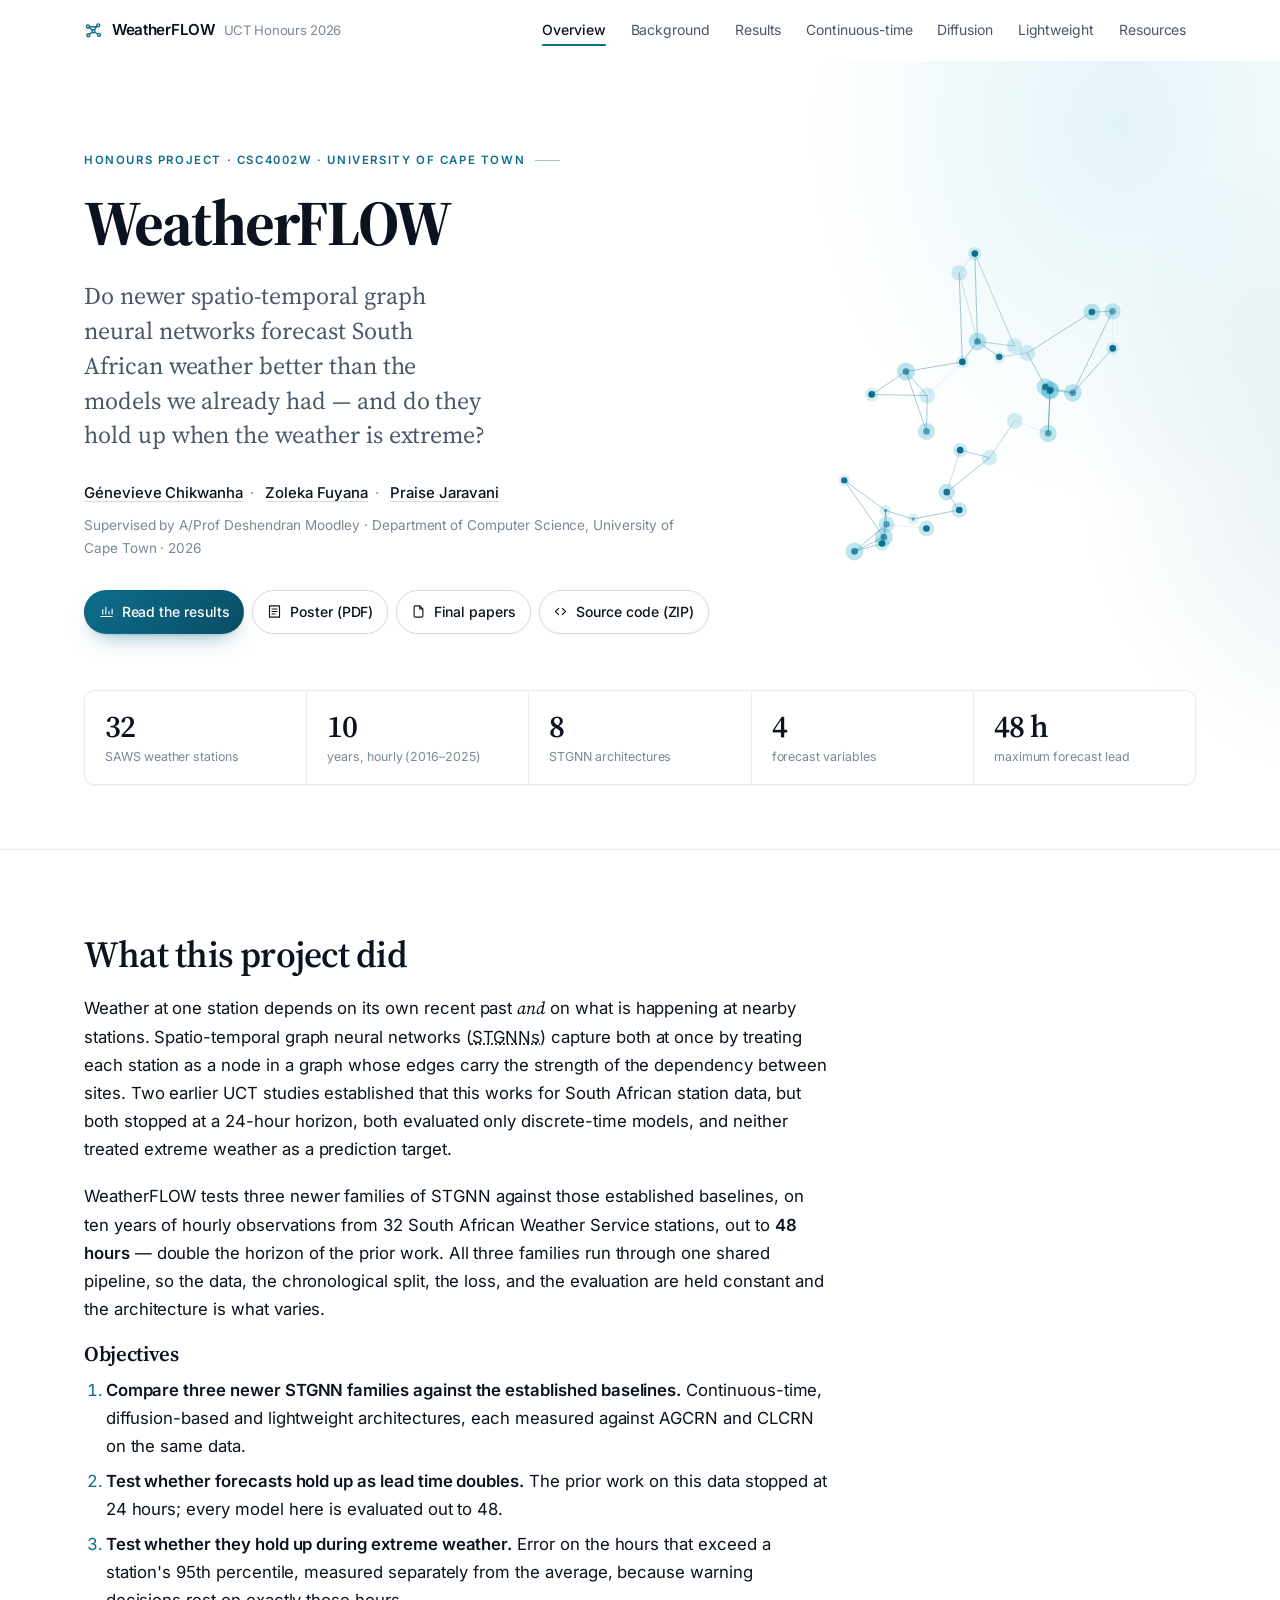
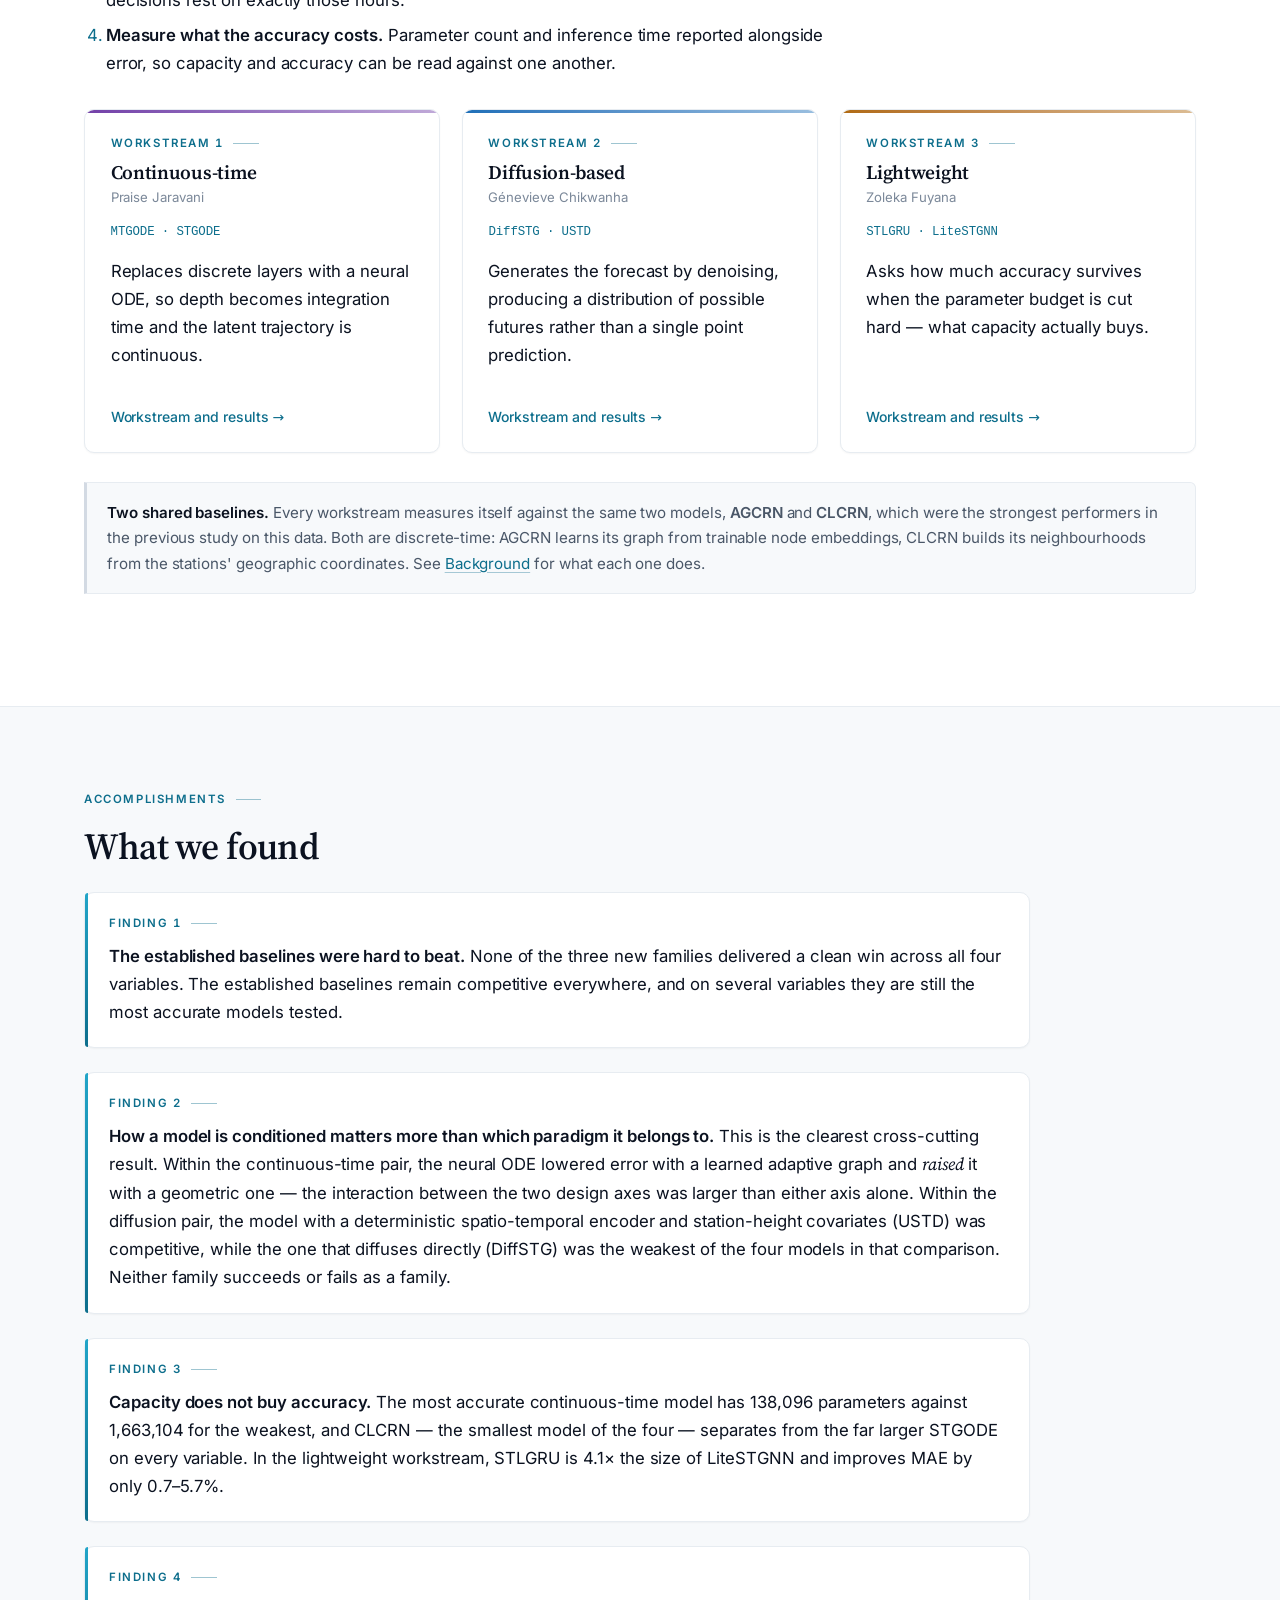
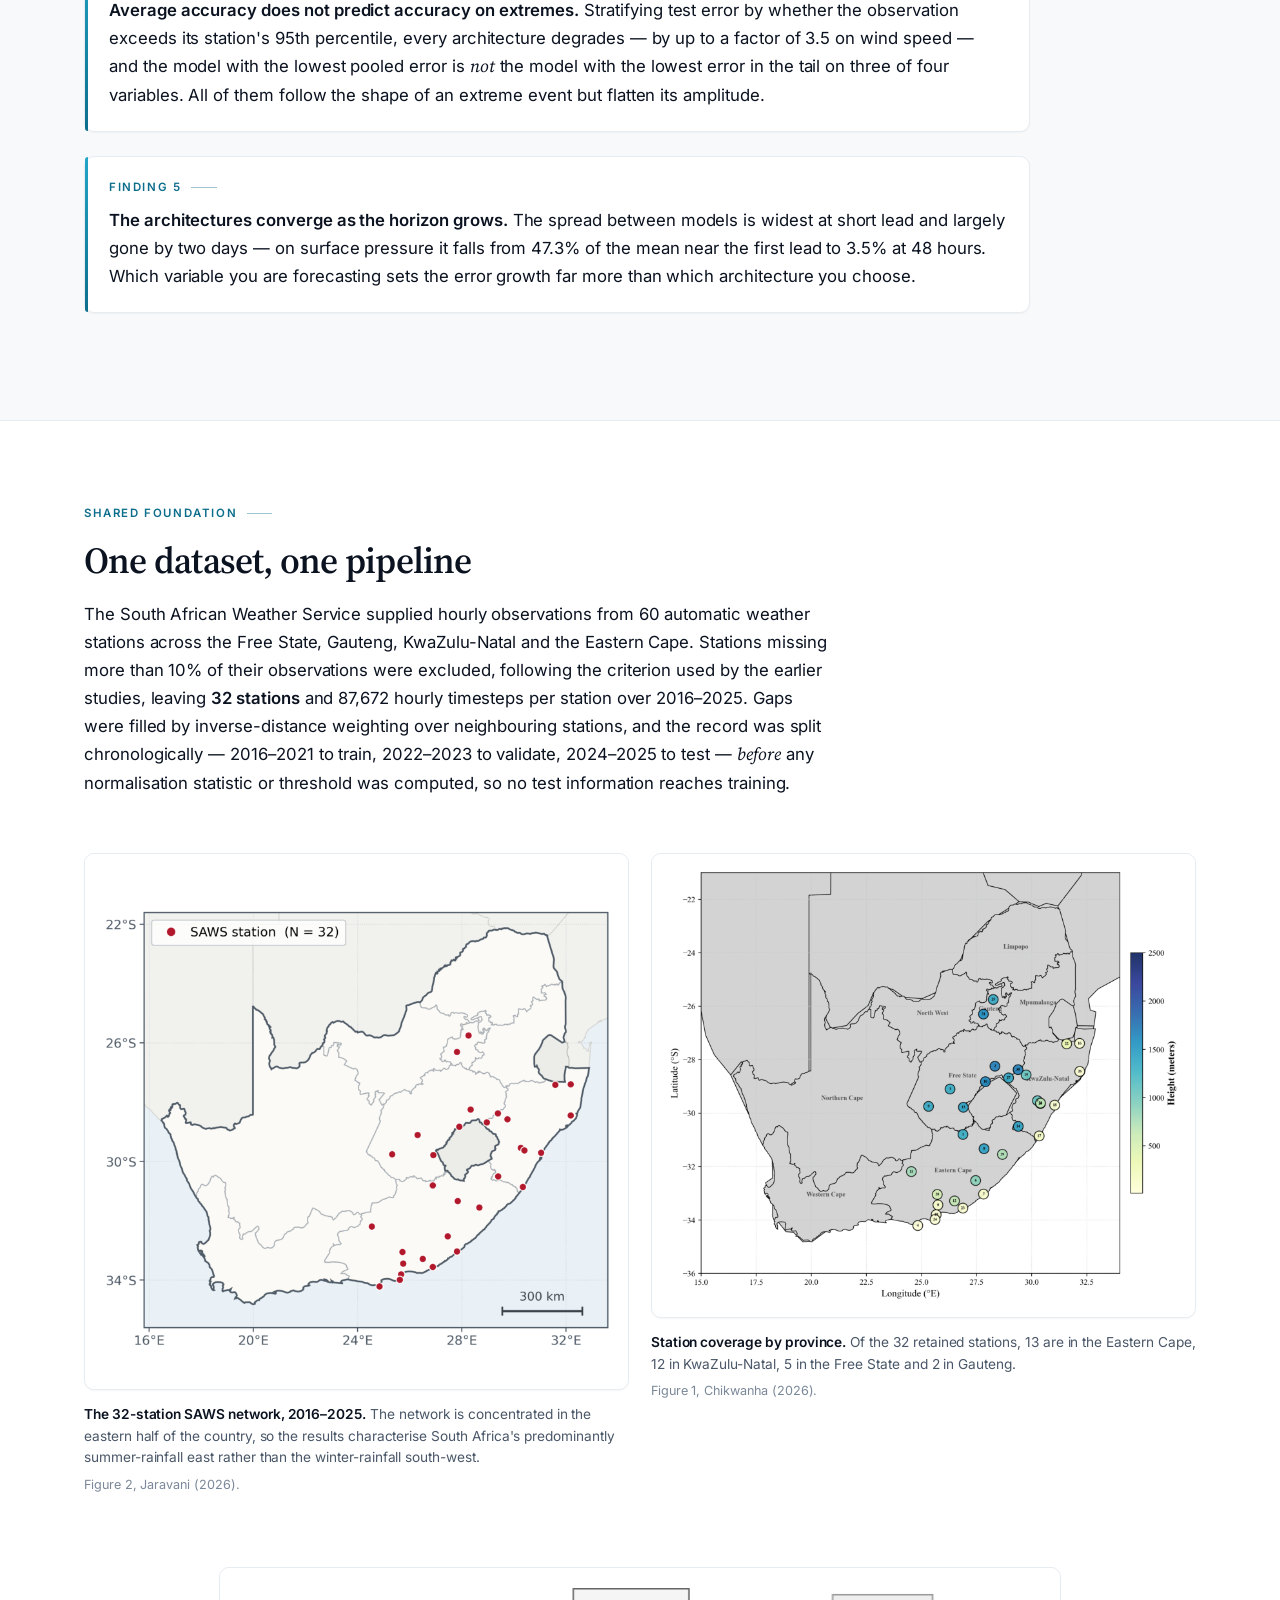
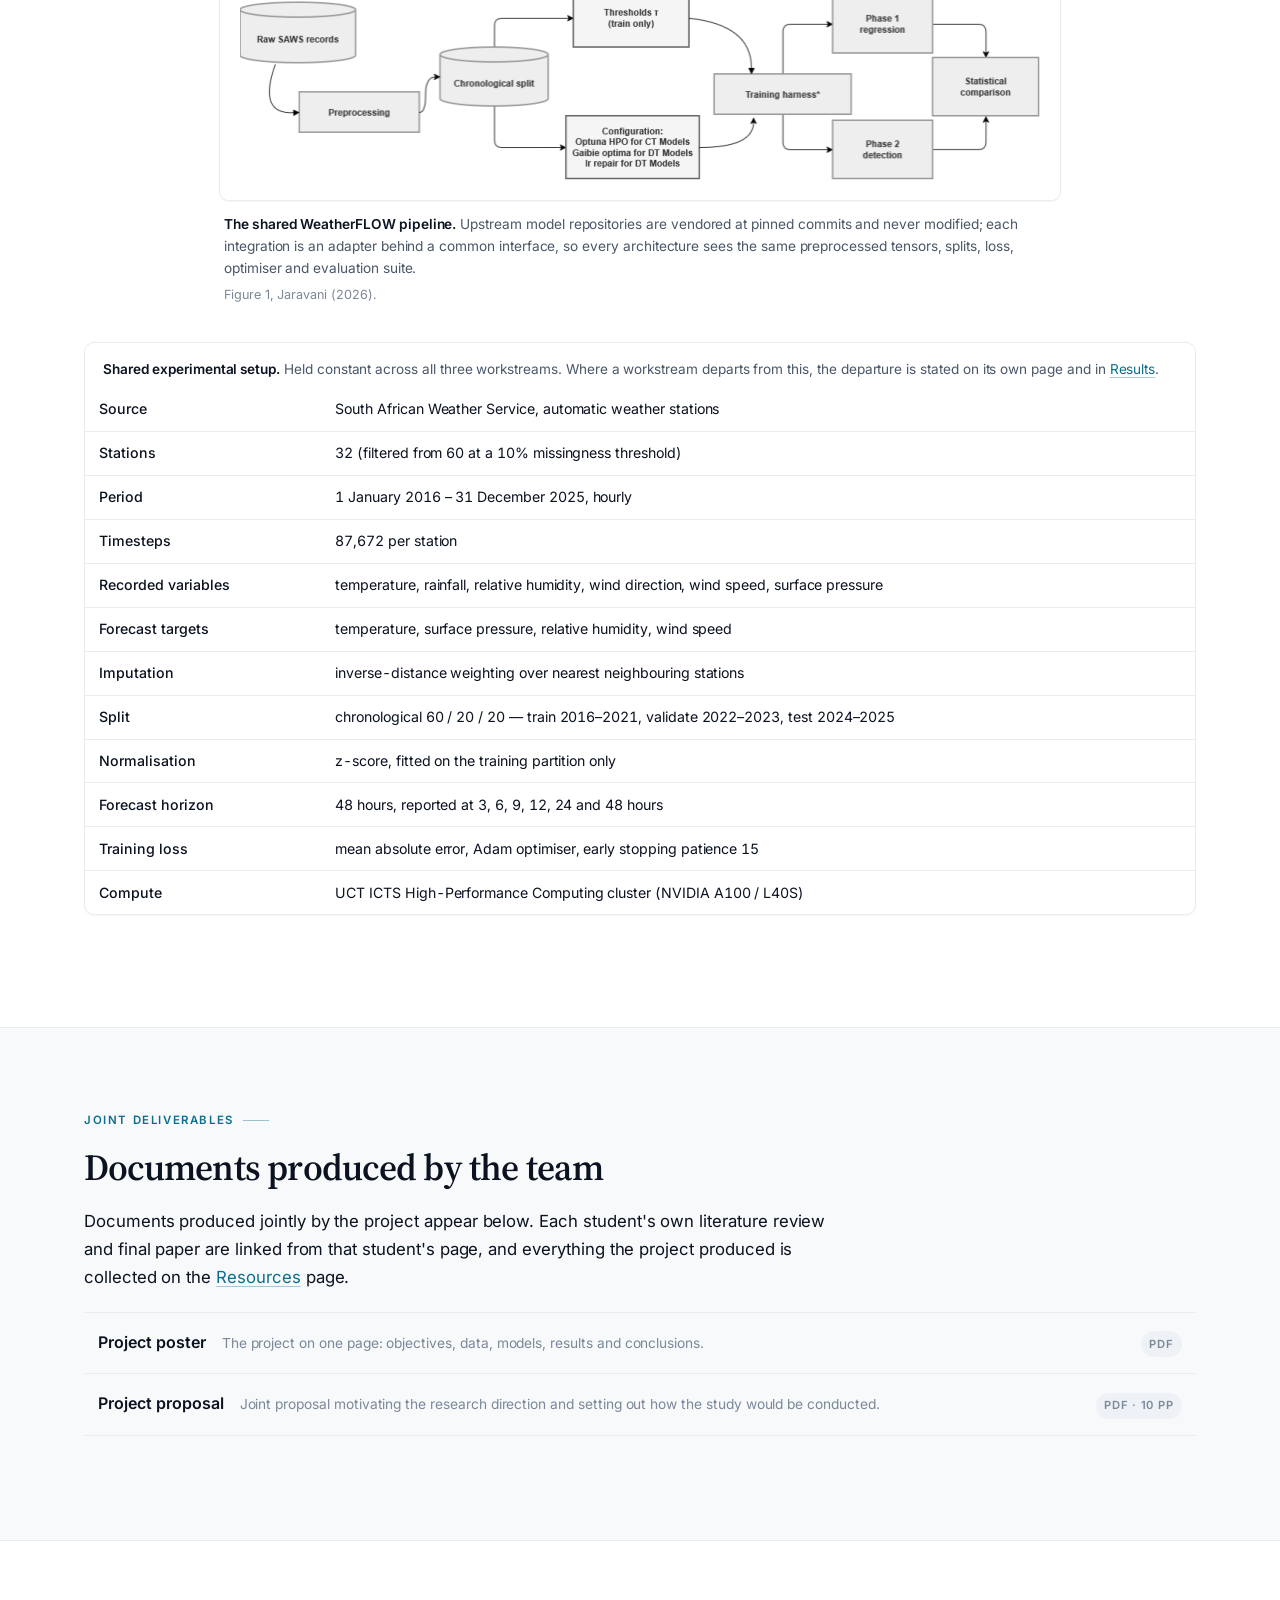
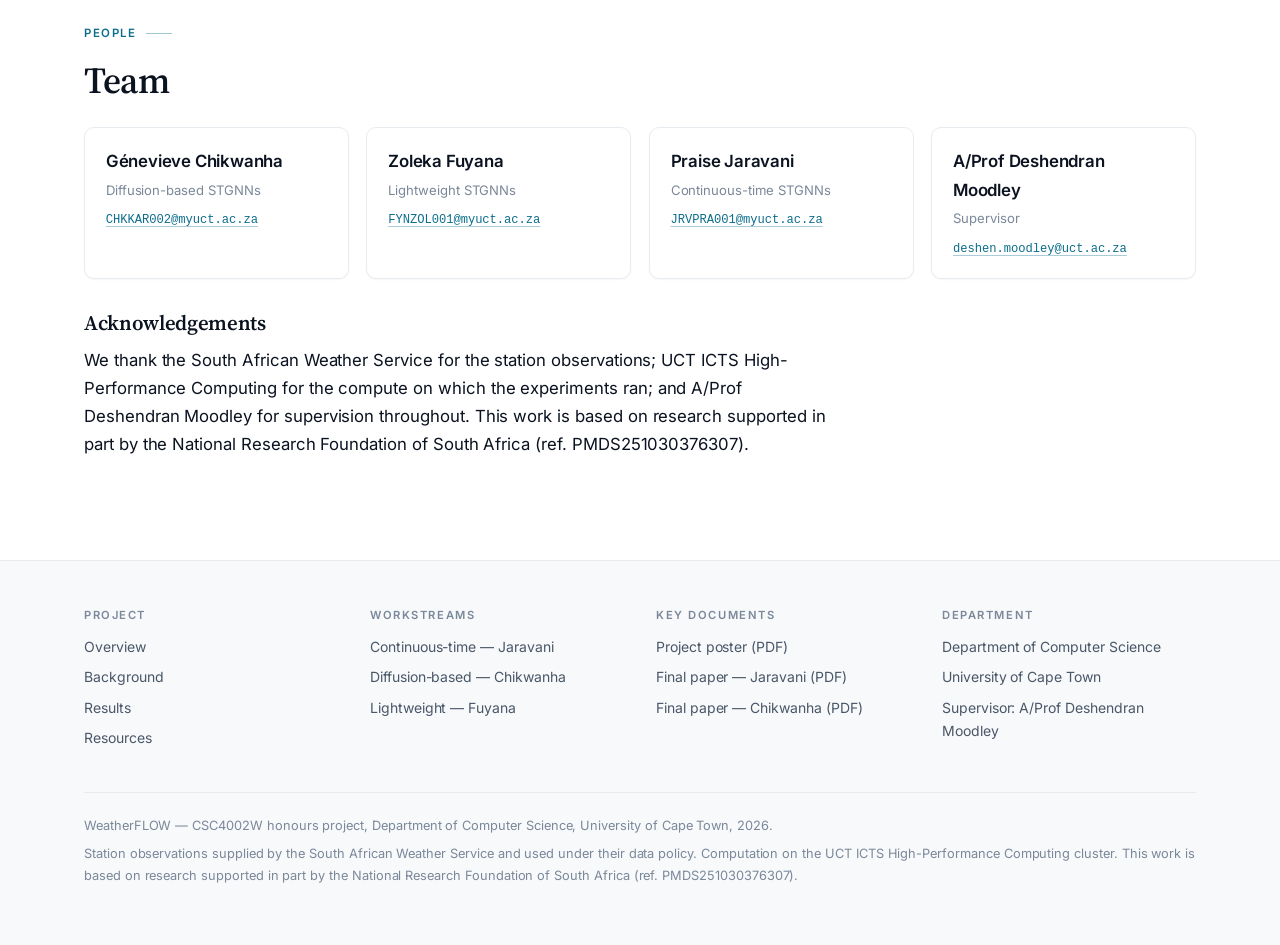
<file: index.html>
<!DOCTYPE html>
<html lang="en">
<head>
<meta charset="utf-8">
<meta name="viewport" content="width=device-width, initial-scale=1">
<title>WeatherFLOW — Weather prediction using spatio-temporal graph neural networks</title>
<meta name="description" content="Honours project comparing continuous-time, diffusion-based and lightweight spatio-temporal graph neural networks for weather forecasting on South African weather-station data.">
<meta name="author" content="Génevieve Chikwanha, Zoleka Fuyana, Praise Jaravani">
<link rel="stylesheet" href="assets/css/main.css">
<link rel="icon" href="assets/img/favicon.svg" type="image/svg+xml">
<script>(function(d,w){var r=d.documentElement;r.classList.add("js");w.wfUnarm=function(){r.classList.remove("js");};setTimeout(function(){if(!w.wfReady)w.wfUnarm();},2000);})(document,window);</script>
</head>
<body>
<a class="skip-link" href="#main">Skip to content</a>
<header class="site-header">
<div class="wrap">
<a class="brand" href="index.html"><svg class="mark" viewBox="0 0 24 24" width="19" height="19" aria-hidden="true" focusable="false" fill="none" stroke="currentColor" stroke-width="1.7" stroke-linecap="round" stroke-linejoin="round"><circle cx="5" cy="7" r="1.9"/><circle cx="18" cy="5.5" r="1.9"/><circle cx="12" cy="13" r="1.9"/><circle cx="19" cy="17.5" r="1.9"/><circle cx="5.5" cy="18" r="1.9"/><path d="M6.6 8.2 10.6 11.8M16.2 6.4 13.2 11.3M13.5 14.2 17.2 16.4M10.4 14.2 6.8 16.6M6.9 7.3h9.3"/></svg><span>WeatherFLOW</span> <span class="sub">UCT&nbsp;Honours&nbsp;2026</span></a>
<nav class="site-nav" aria-label="Main">
<ul>
<li><a href="index.html" aria-current="page">Overview</a></li>
<li><a href="background.html">Background</a></li>
<li><a href="results.html">Results</a></li>
<li><a href="continuous-time.html">Continuous-time</a></li>
<li><a href="diffusion.html">Diffusion</a></li>
<li><a href="lightweight.html">Lightweight</a></li>
<li><a href="resources.html">Resources</a></li>
</ul>
</nav>
<div class="progress" aria-hidden="true"></div>
</div>
</header>
<main id="main">
<section class="hero">
<div class="wrap">
<div class="hero-grid">
<div class="hero-copy">
<p class="eyebrow">Honours project &middot; CSC4002W &middot; University of Cape Town</p>
<h1>WeatherFLOW</h1>
<p class="tagline">Do newer spatio-temporal graph neural networks forecast South
African weather better than the models we already had &mdash; and do they hold up
when the weather is extreme?</p>

<p class="byline">
<a href="diffusion.html">Génevieve Chikwanha</a><span class="sep">&middot;</span>
<a href="lightweight.html">Zoleka Fuyana</a><span class="sep">&middot;</span>
<a href="continuous-time.html">Praise Jaravani</a>
</p>
<p class="affil">Supervised by A/Prof Deshendran Moodley &middot; Department of
Computer Science, University of Cape Town &middot; 2026</p>

<ul class="pill-row">
<li><a class="pill primary" href="results.html">
<svg viewBox="0 0 24 24" fill="none" stroke="currentColor" stroke-width="1.8" stroke-linecap="round" stroke-linejoin="round" aria-hidden="true" focusable="false"><path d="M3 20h18M6 16V9M11 16V5M16 16v-4M21 16v-8"/></svg>
Read the results</a></li>
<li><a class="pill" href="assets/docs/weatherflow-poster.pdf">
<svg viewBox="0 0 24 24" fill="none" stroke="currentColor" stroke-width="1.8" stroke-linecap="round" stroke-linejoin="round" aria-hidden="true" focusable="false"><path d="M4 3h16v18H4zM8 8h8M8 12h8M8 16h5"/></svg>
Poster (PDF)</a></li>
<li><a class="pill" href="resources.html#papers">
<svg viewBox="0 0 24 24" fill="none" stroke="currentColor" stroke-width="1.8" stroke-linecap="round" stroke-linejoin="round" aria-hidden="true" focusable="false"><path d="M14 3H7a2 2 0 0 0-2 2v14a2 2 0 0 0 2 2h10a2 2 0 0 0 2-2V8zM14 3v5h5"/></svg>
Final papers</a></li>
<li><a class="pill" href="assets/code/weatherflow-source.zip">
<svg viewBox="0 0 24 24" fill="none" stroke="currentColor" stroke-width="1.8" stroke-linecap="round" stroke-linejoin="round" aria-hidden="true" focusable="false"><path d="m9 17-5-5 5-5M15 7l5 5-5 5"/></svg>
Source code (ZIP)</a></li>
</ul>
</div>

<div class="hero-art">
<img src="assets/img/network.svg" width="720" height="560"
  alt="The 32 South African Weather Service stations drawn as a graph, each station joined to its three nearest neighbours.">
</div>
</div>

<div class="stat-row">
<div class="stat"><span class="n">32</span><span class="l">SAWS weather stations</span></div>
<div class="stat"><span class="n">10</span><span class="l">years, hourly (2016&ndash;2025)</span></div>
<div class="stat"><span class="n">8</span><span class="l">STGNN architectures</span></div>
<div class="stat"><span class="n">4</span><span class="l">forecast variables</span></div>
<div class="stat"><span class="n">48 h</span><span class="l">maximum forecast lead</span></div>
</div>
</div>
</section>

<section>
<div class="wrap">
<div class="prose">
<h2>What this project did</h2>
<p>Weather at one station depends on its own recent past <em>and</em> on what is
happening at nearby stations. Spatio-temporal graph neural networks
(<abbr title="spatio-temporal graph neural networks">STGNNs</abbr>) capture both
at once by treating each station as a node in a graph whose edges carry the
strength of the dependency between sites. Two earlier UCT studies
established that this works for South African station data, but both stopped at
a 24-hour horizon, both evaluated only discrete-time models, and neither treated
extreme weather as a prediction target.</p>

<p>WeatherFLOW tests three newer families of STGNN against those established
baselines, on ten years of hourly observations from 32 South African Weather
Service stations, out to <strong>48 hours</strong> &mdash; double the horizon of
the prior work. All three families run through one shared pipeline, so the data,
the chronological split, the loss, and the evaluation are held constant and the
architecture is what varies.</p>

<h3>Objectives</h3>
<ol>
<li><strong>Compare three newer STGNN families against the established
baselines.</strong> Continuous-time, diffusion-based and lightweight
architectures, each measured against AGCRN and CLCRN on the same data.</li>
<li><strong>Test whether forecasts hold up as lead time doubles.</strong> The
prior work on this data stopped at 24 hours; every model here is evaluated out
to 48.</li>
<li><strong>Test whether they hold up during extreme weather.</strong> Error on
the hours that exceed a station's 95th percentile, measured separately from the
average, because warning decisions rest on exactly those hours.</li>
<li><strong>Measure what the accuracy costs.</strong> Parameter count and
inference time reported alongside error, so capacity and accuracy can be read
against one another.</li>
</ol>
</div>

<div class="grid three" style="margin-top:2rem">
<article class="card work ct">
<p class="eyebrow" style="margin-bottom:.5rem">Workstream 1</p>
<h3>Continuous-time</h3>
<p class="who">Praise Jaravani</p>
<p class="models">MTGODE &middot; STGODE</p>
<p>Replaces discrete layers with a neural ODE, so depth becomes integration time
and the latent trajectory is continuous.</p>
<p class="more"><a href="continuous-time.html">Workstream and results &rarr;</a></p>
</article>

<article class="card work diff">
<p class="eyebrow" style="margin-bottom:.5rem">Workstream 2</p>
<h3>Diffusion-based</h3>
<p class="who">Génevieve Chikwanha</p>
<p class="models">DiffSTG &middot; USTD</p>
<p>Generates the forecast by denoising, producing a distribution of possible
futures rather than a single point prediction.</p>
<p class="more"><a href="diffusion.html">Workstream and results &rarr;</a></p>
</article>

<article class="card work light">
<p class="eyebrow" style="margin-bottom:.5rem">Workstream 3</p>
<h3>Lightweight</h3>
<p class="who">Zoleka Fuyana</p>
<p class="models">STLGRU &middot; LiteSTGNN</p>
<p>Asks how much accuracy survives when the parameter budget is cut hard &mdash;
what capacity actually buys.</p>
<p class="more"><a href="lightweight.html">Workstream and results &rarr;</a></p>
</article>
</div>

<div class="note">
<p><strong>Two shared baselines.</strong> Every workstream measures itself against
the same two models, <b>AGCRN</b> and <b>CLCRN</b>, which were the strongest
performers in the previous study on this data. Both are discrete-time: AGCRN
learns its graph from trainable node embeddings, CLCRN builds its neighbourhoods
from the stations' geographic coordinates. See
<a href="background.html#baselines">Background</a> for what each one does.</p>
</div>
</div>
</section>

<section class="band">
<div class="wrap">
<p class="eyebrow">Accomplishments</p>
<h2>What we found</h2>
<div class="prose-wide">

<div class="finding">
<p class="eyebrow">Finding 1</p>
<p><strong>The established baselines were hard to beat.</strong> None of the three
new families delivered a clean win across all four variables. The established
baselines remain competitive everywhere, and on several variables they are still
the most accurate models tested.</p>
</div>

<div class="finding">
<p class="eyebrow">Finding 2</p>
<p><strong>How a model is conditioned matters more than which paradigm it
belongs to.</strong> This is the clearest cross-cutting result. Within the
continuous-time pair, the neural ODE lowered error with a learned adaptive graph
and <em>raised</em> it with a geometric one &mdash; the interaction between the two
design axes was larger than either axis alone. Within the diffusion pair, the
model with a deterministic spatio-temporal encoder and station-height covariates
(USTD) was competitive, while the one that diffuses directly (DiffSTG) was the
weakest of the four models in that comparison. Neither family succeeds or fails
as a family.</p>
</div>

<div class="finding">
<p class="eyebrow">Finding 3</p>
<p><strong>Capacity does not buy accuracy.</strong> The most accurate
continuous-time model has 138,096 parameters against 1,663,104 for the weakest,
and CLCRN &mdash; the smallest model of the four &mdash; separates from the far
larger STGODE on every variable. In the lightweight workstream, STLGRU is 4.1&times;
the size of LiteSTGNN and improves MAE by only 0.7&ndash;5.7%.</p>
</div>

<div class="finding">
<p class="eyebrow">Finding 4</p>
<p><strong>Average accuracy does not predict accuracy on extremes.</strong>
Stratifying test error by whether the observation exceeds its station's 95th
percentile, every architecture degrades &mdash; by up to a factor of 3.5 on wind
speed &mdash; and the model with the lowest pooled error is <em>not</em> the model
with the lowest error in the tail on three of four variables. All of them follow
the shape of an extreme event but flatten its amplitude.</p>
</div>

<div class="finding">
<p class="eyebrow">Finding 5</p>
<p><strong>The architectures converge as the horizon grows.</strong> The spread
between models is widest at short lead and largely gone by two days &mdash; on
surface pressure it falls from 47.3% of the mean near the first lead to 3.5% at
48 hours. Which variable you are forecasting sets the error growth far more than
which architecture you choose.</p>
</div>

</div>
</div>
</section>

<section>
<div class="wrap">
<p class="eyebrow">Shared foundation</p>
<h2>One dataset, one pipeline</h2>
<div class="prose">
<p>The South African Weather Service supplied hourly observations from 60
automatic weather stations across the Free State, Gauteng, KwaZulu-Natal and the
Eastern Cape. Stations missing more than 10% of their observations were excluded,
following the criterion used by the earlier studies, leaving <strong>32
stations</strong> and 87,672 hourly timesteps per station over 2016&ndash;2025.
Gaps were filled by inverse-distance weighting over neighbouring stations, and
the record was split chronologically &mdash; 2016&ndash;2021 to train,
2022&ndash;2023 to validate, 2024&ndash;2025 to test &mdash; <em>before</em> any
normalisation statistic or threshold was computed, so no test information reaches
training.</p>
</div>

<div class="grid two">
<figure>
<img src="assets/img/figures/jaravani-fig2.png" width="842" height="830"
  alt="Map of South Africa with 32 weather-station markers concentrated in the eastern half of the country, across the Free State, Gauteng, KwaZulu-Natal and the Eastern Cape.">
<figcaption><b>The 32-station SAWS network, 2016&ndash;2025.</b> The network is
concentrated in the eastern half of the country, so the results characterise
South Africa's predominantly summer-rainfall east rather than the winter-rainfall
south-west.
<span class="src">Figure 2, Jaravani (2026).</span></figcaption>
</figure>

<figure>
<img src="assets/img/figures/chikwanha-fig1.png" width="842" height="719"
  alt="Map showing the provinces covered by the SAWS dataset with each retained weather station marked.">
<figcaption><b>Station coverage by province.</b> Of the 32 retained stations, 13
are in the Eastern Cape, 12 in KwaZulu-Natal, 5 in the Free State and 2 in
Gauteng.
<span class="src">Figure 1, Chikwanha (2026).</span></figcaption>
</figure>
</div>

<figure>
<img src="assets/img/figures/jaravani-fig1.png" width="842" height="232"
  alt="Flow diagram: raw SAWS records feed preprocessing, then a chronological split, which feeds both extreme-event thresholds computed on training data only and model configuration, both of which feed a shared training harness that runs Phase 1 regression and Phase 2 detection before statistical comparison.">
<figcaption><b>The shared WeatherFLOW pipeline.</b> Upstream model repositories
are vendored at pinned commits and never modified; each integration is an adapter
behind a common interface, so every architecture sees the same preprocessed
tensors, splits, loss, optimiser and evaluation suite.
<span class="src">Figure 1, Jaravani (2026).</span></figcaption>
</figure>

<div class="table-scroll">
<table class="t-text">
<caption><b>Shared experimental setup.</b> Held constant across all three
workstreams. Where a workstream departs from this, the departure is stated on
its own page and in <a href="results.html#protocols">Results</a>.</caption>
<tbody>
<tr><th scope="row">Source</th><td>South African Weather Service, automatic weather stations</td></tr>
<tr><th scope="row">Stations</th><td>32 (filtered from 60 at a 10% missingness threshold)</td></tr>
<tr><th scope="row">Period</th><td>1 January 2016 &ndash; 31 December 2025, hourly</td></tr>
<tr><th scope="row">Timesteps</th><td>87,672 per station</td></tr>
<tr><th scope="row">Recorded variables</th><td>temperature, rainfall, relative humidity, wind direction, wind speed, surface pressure</td></tr>
<tr><th scope="row">Forecast targets</th><td>temperature, surface pressure, relative humidity, wind speed</td></tr>
<tr><th scope="row">Imputation</th><td>inverse-distance weighting over nearest neighbouring stations</td></tr>
<tr><th scope="row">Split</th><td>chronological 60 / 20 / 20 &mdash; train 2016&ndash;2021, validate 2022&ndash;2023, test 2024&ndash;2025</td></tr>
<tr><th scope="row">Normalisation</th><td>z-score, fitted on the training partition only</td></tr>
<tr><th scope="row">Forecast horizon</th><td>48 hours, reported at 3, 6, 9, 12, 24 and 48 hours</td></tr>
<tr><th scope="row">Training loss</th><td>mean absolute error, Adam optimiser, early stopping patience 15</td></tr>
<tr><th scope="row">Compute</th><td>UCT ICTS High-Performance Computing cluster (NVIDIA A100 / L40S)</td></tr>
</tbody>
</table>
</div>
</div>
</section>

<section class="band" id="documents">
<div class="wrap">
<p class="eyebrow">Joint deliverables</p>
<h2>Documents produced by the team</h2>
<div class="prose">
<p>Documents produced jointly by the project appear below. Each student's own
literature review and final paper are linked from that student's page, and
everything the project produced is collected on the
<a href="resources.html">Resources</a> page.</p>
</div>

<ul class="doclist">
<li><a href="assets/docs/weatherflow-poster.pdf">
  <span class="t">Project poster</span>
  <span class="d">The project on one page: objectives, data, models, results and conclusions.</span>
  <span class="meta">PDF</span></a></li>
<li><a href="assets/docs/project-proposal.pdf">
  <span class="t">Project proposal</span>
  <span class="d">Joint proposal motivating the research direction and setting out how the study would be conducted.</span>
  <span class="meta">PDF &middot; 10 pp</span></a></li>
</ul>
</div>
</section>

<section id="team">
<div class="wrap">
<p class="eyebrow">People</p>
<h2>Team</h2>
<ul class="people">
<li><span class="nm">Génevieve Chikwanha</span>
    <span class="rl">Diffusion-based STGNNs</span>
    <a class="em" href="mailto:CHKKAR002@myuct.ac.za">CHKKAR002@myuct.ac.za</a></li>
<li><span class="nm">Zoleka Fuyana</span>
    <span class="rl">Lightweight STGNNs</span>
    <a class="em" href="mailto:FYNZOL001@myuct.ac.za">FYNZOL001@myuct.ac.za</a></li>
<li><span class="nm">Praise Jaravani</span>
    <span class="rl">Continuous-time STGNNs</span>
    <a class="em" href="mailto:JRVPRA001@myuct.ac.za">JRVPRA001@myuct.ac.za</a></li>
<li><span class="nm">A/Prof Deshendran Moodley</span>
    <span class="rl">Supervisor</span>
    <a class="em" href="mailto:deshen.moodley@uct.ac.za">deshen.moodley@uct.ac.za</a></li>
</ul>

<div class="prose" style="margin-top:2rem">
<h3>Acknowledgements</h3>
<p>We thank the South African Weather Service for the station observations; UCT
ICTS High-Performance Computing for the compute on which the experiments ran; and
A/Prof Deshendran Moodley for supervision throughout. This work is based on
research supported in part by the National Research Foundation of South Africa
(ref. PMDS251030376307).</p>
</div>
</div>
</section>
</main>
<footer class="site-footer">
<div class="wrap">
<div class="cols">
<div>
<h2>Project</h2>
<ul>
<li><a href="index.html">Overview</a></li>
<li><a href="background.html">Background</a></li>
<li><a href="results.html">Results</a></li>
<li><a href="resources.html">Resources</a></li>
</ul>
</div>
<div>
<h2>Workstreams</h2>
<ul>
<li><a href="continuous-time.html">Continuous-time &mdash; Jaravani</a></li>
<li><a href="diffusion.html">Diffusion-based &mdash; Chikwanha</a></li>
<li><a href="lightweight.html">Lightweight &mdash; Fuyana</a></li>
</ul>
</div>
<div>
<h2>Key documents</h2>
<ul>
<li><a href="assets/docs/weatherflow-poster.pdf">Project poster (PDF)</a></li>
<li><a href="assets/docs/final-paper-jaravani.pdf">Final paper &mdash; Jaravani (PDF)</a></li>
<li><a href="assets/docs/final-paper-chikwanha.pdf">Final paper &mdash; Chikwanha (PDF)</a></li>
</ul>
</div>
<div>
<h2>Department</h2>
<ul>
<li>Department of Computer Science</li>
<li>University of Cape Town</li>
<li>Supervisor: A/Prof Deshendran Moodley</li>
</ul>
</div>
</div>
<div class="colophon">
<p>WeatherFLOW &mdash; CSC4002W honours project, Department of Computer Science,
University of Cape Town, 2026.</p>
<p>Station observations supplied by the South African Weather Service and used
under their data policy. Computation on the UCT ICTS High-Performance Computing
cluster. This work is based on research supported in part by the National
Research Foundation of South Africa (ref. PMDS251030376307).</p>
</div>
</div>
</footer>
<script src="assets/js/main.js" defer></script>
</body>
</html>
</file>
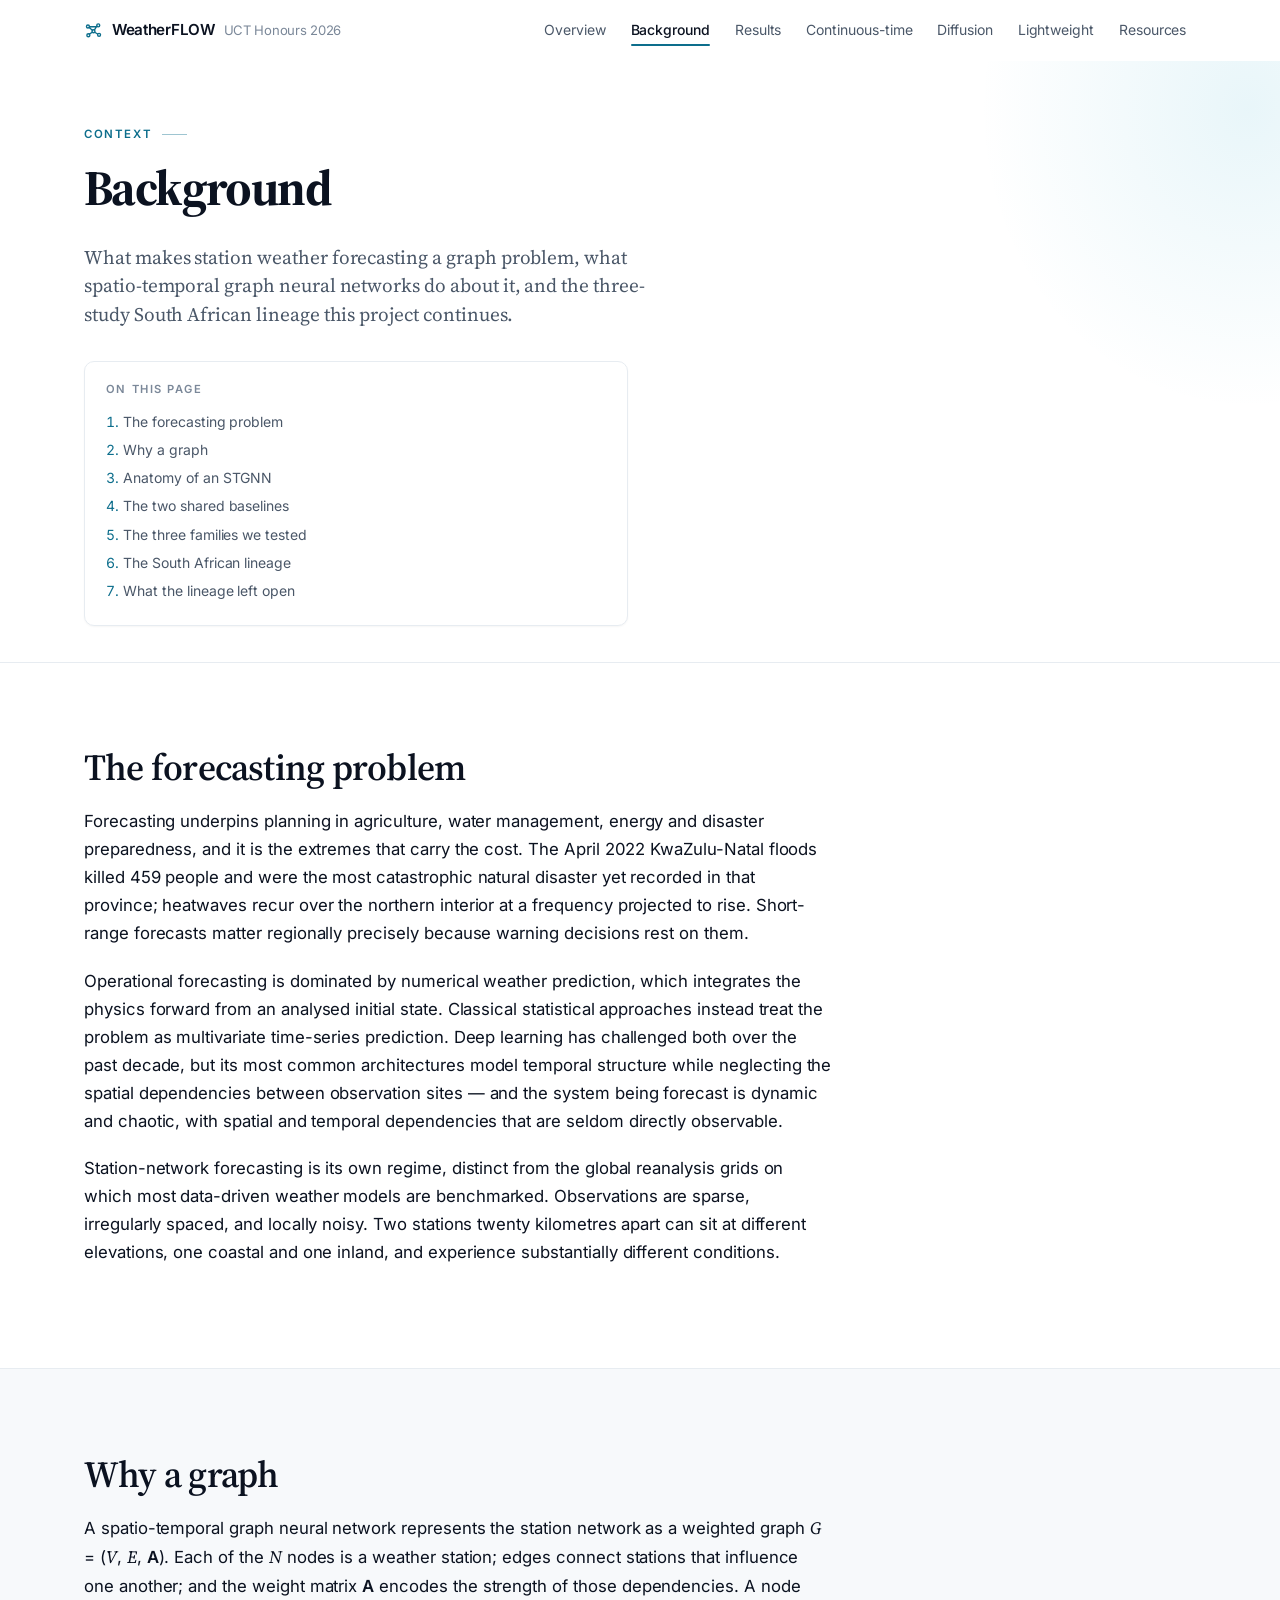
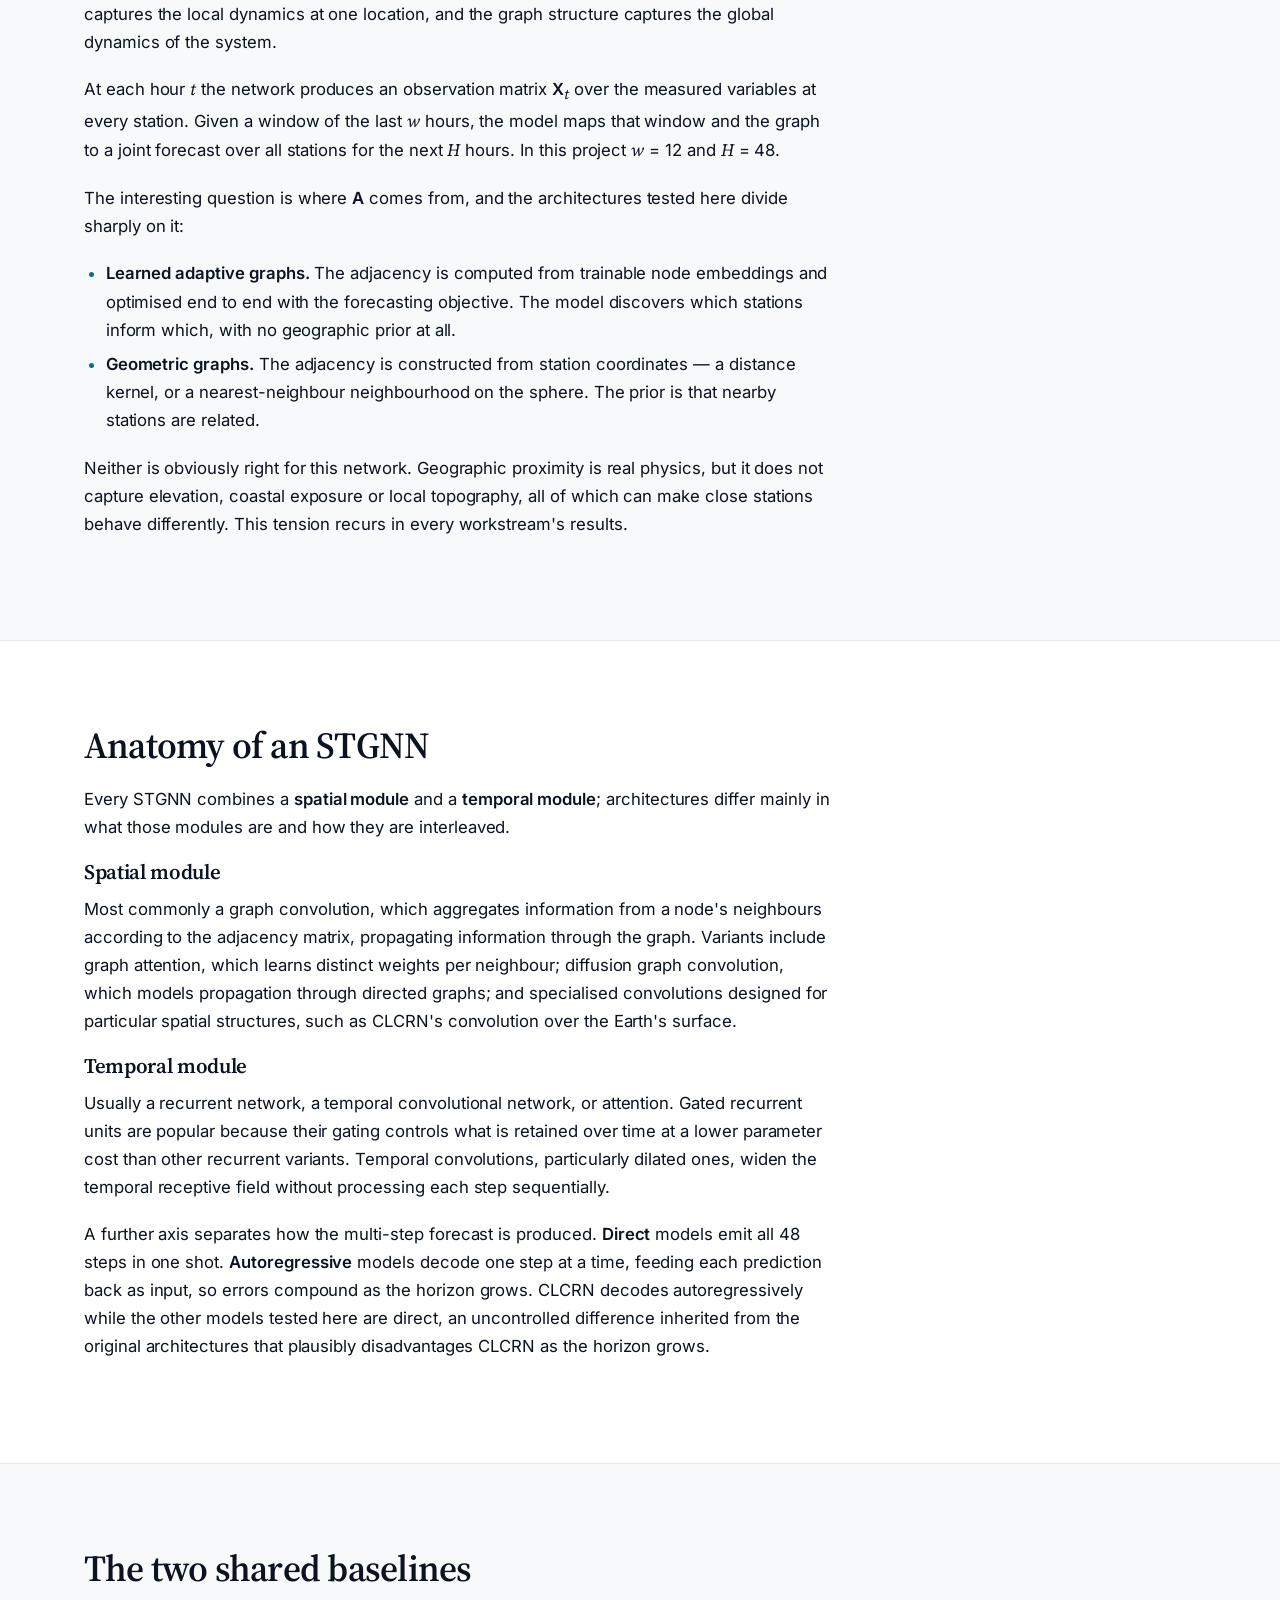
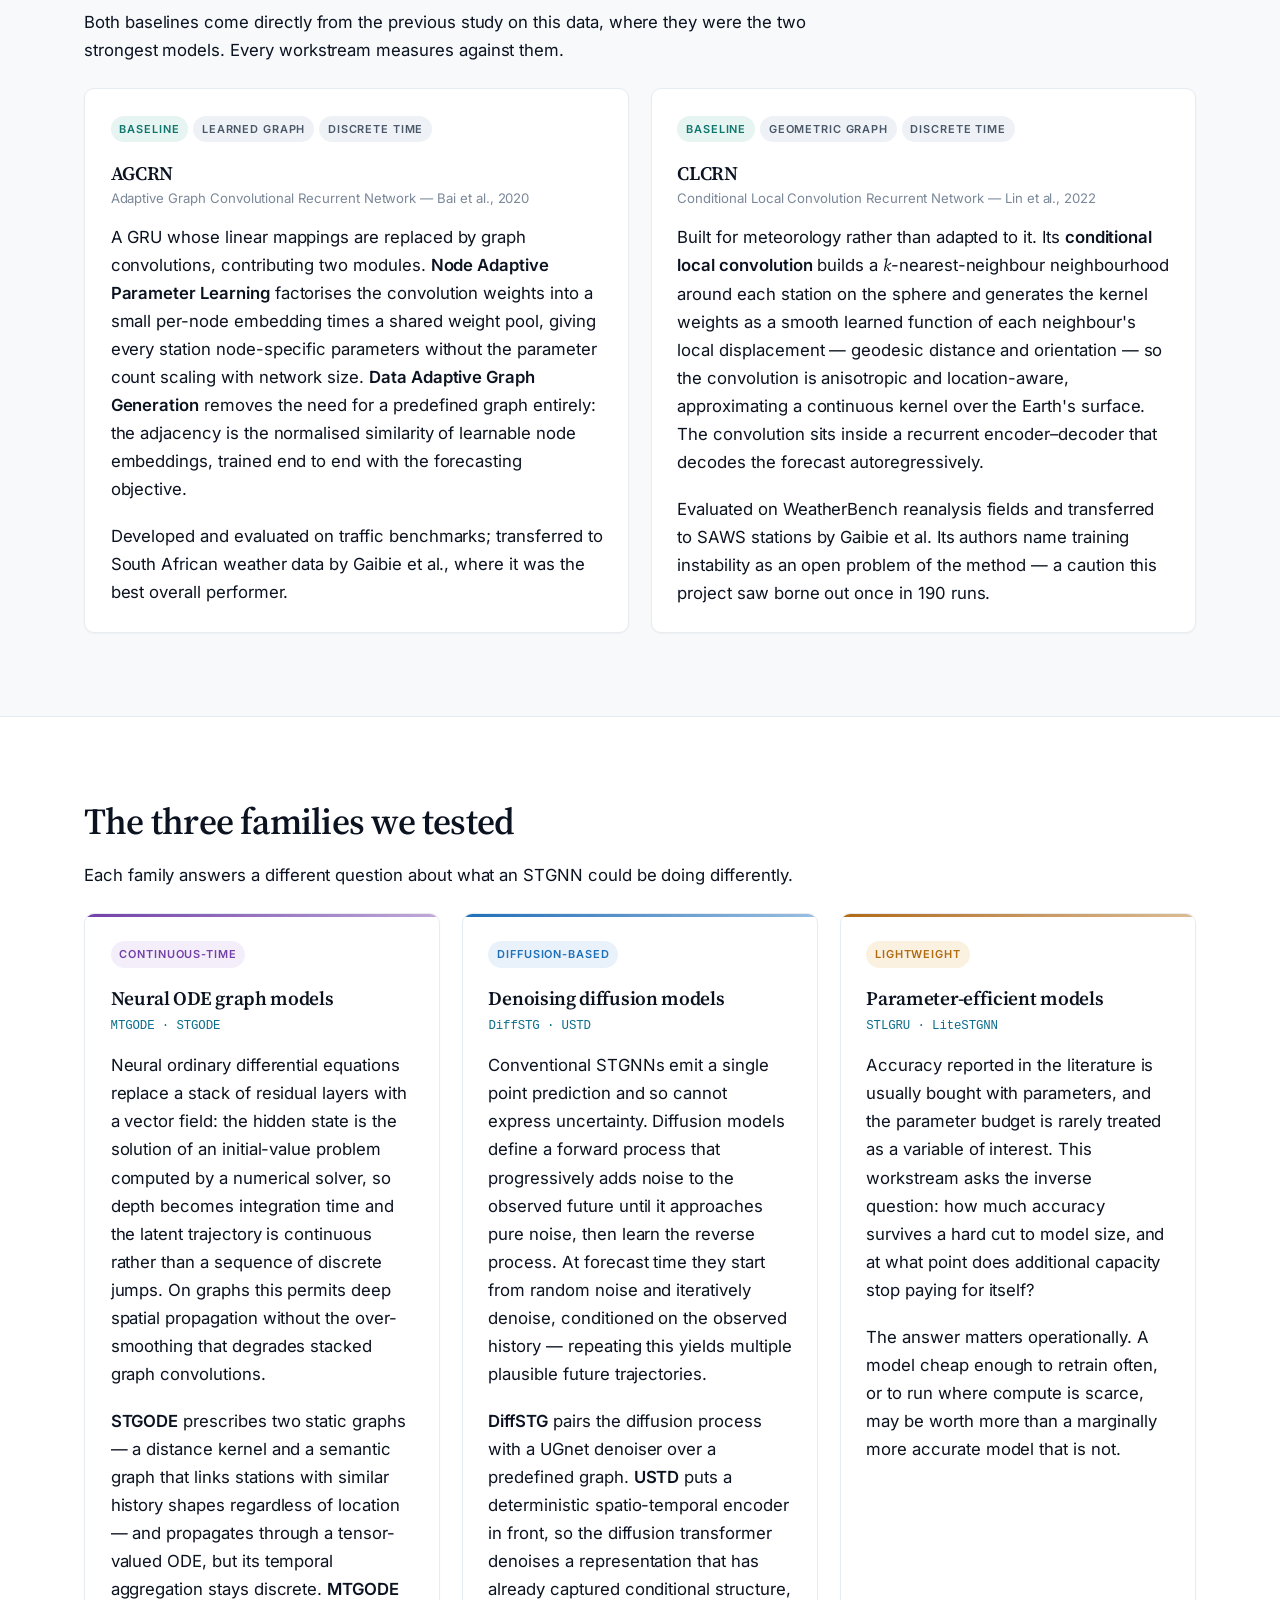
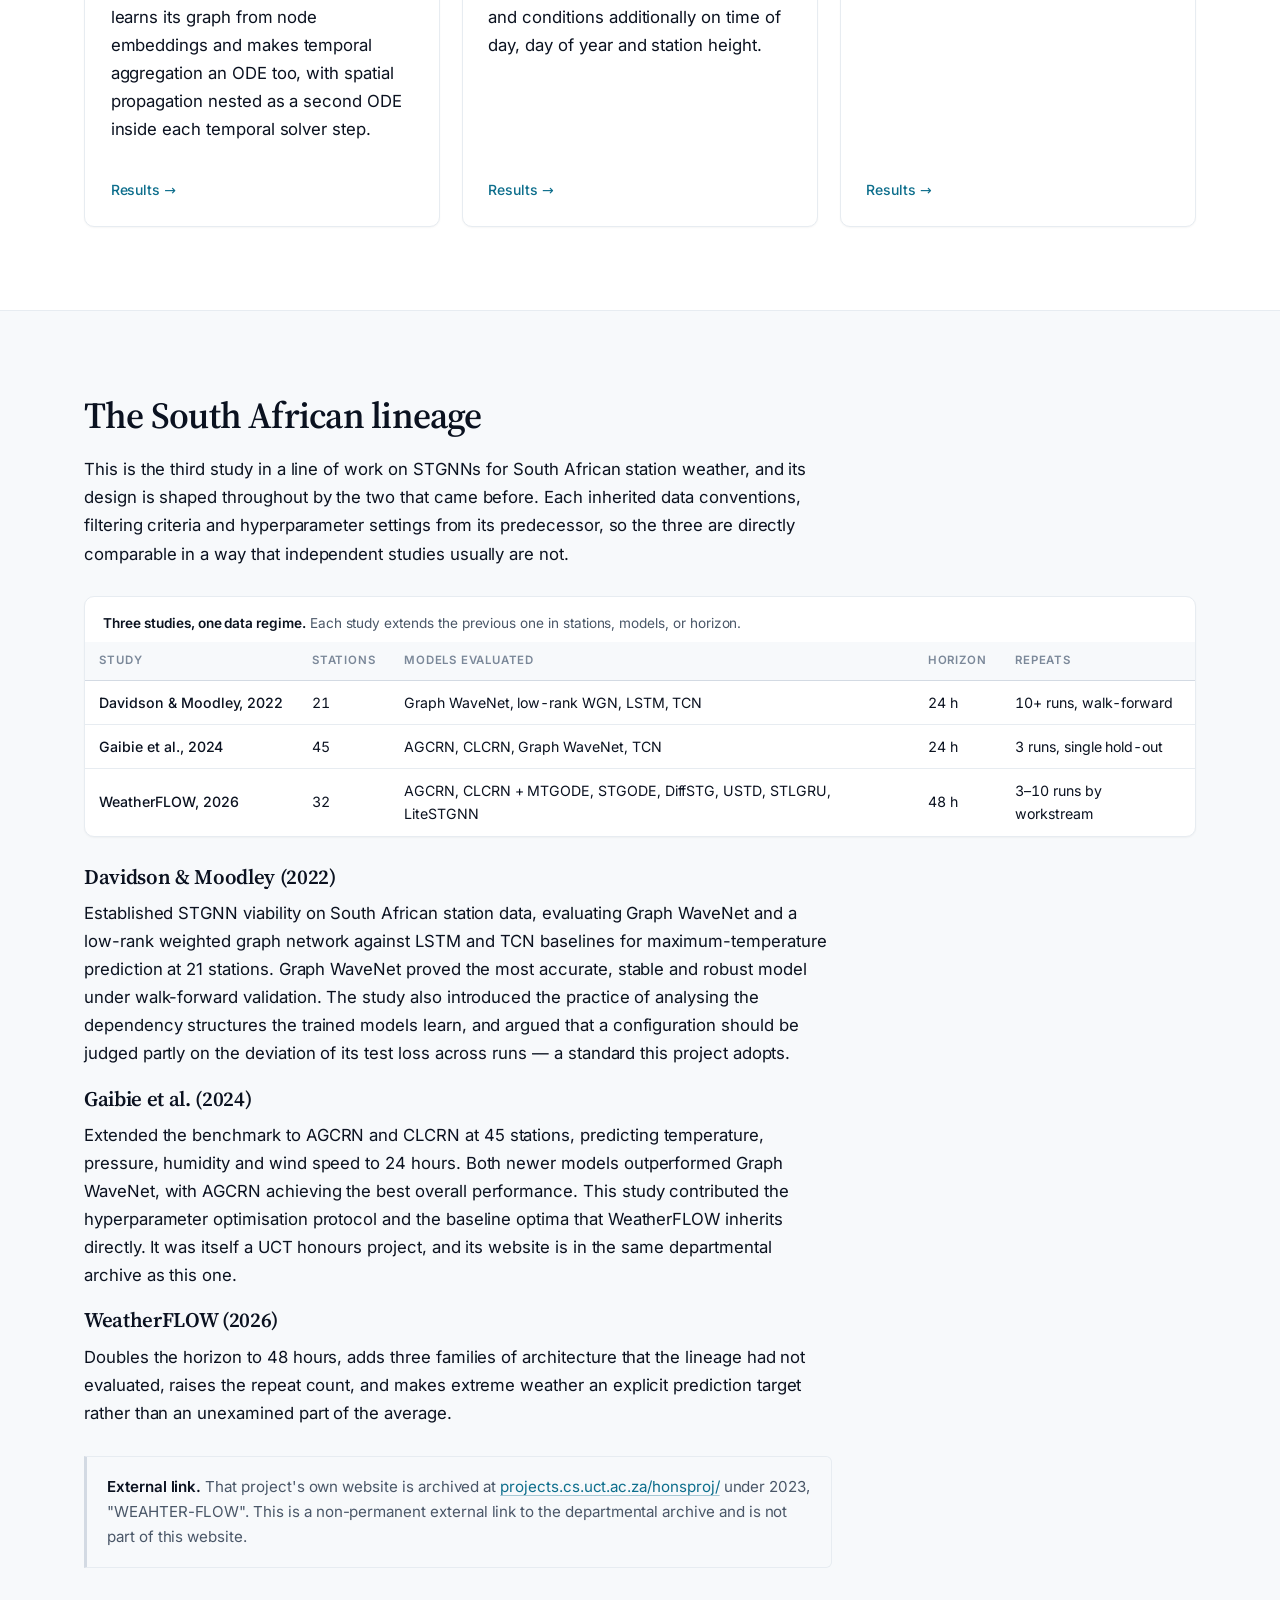
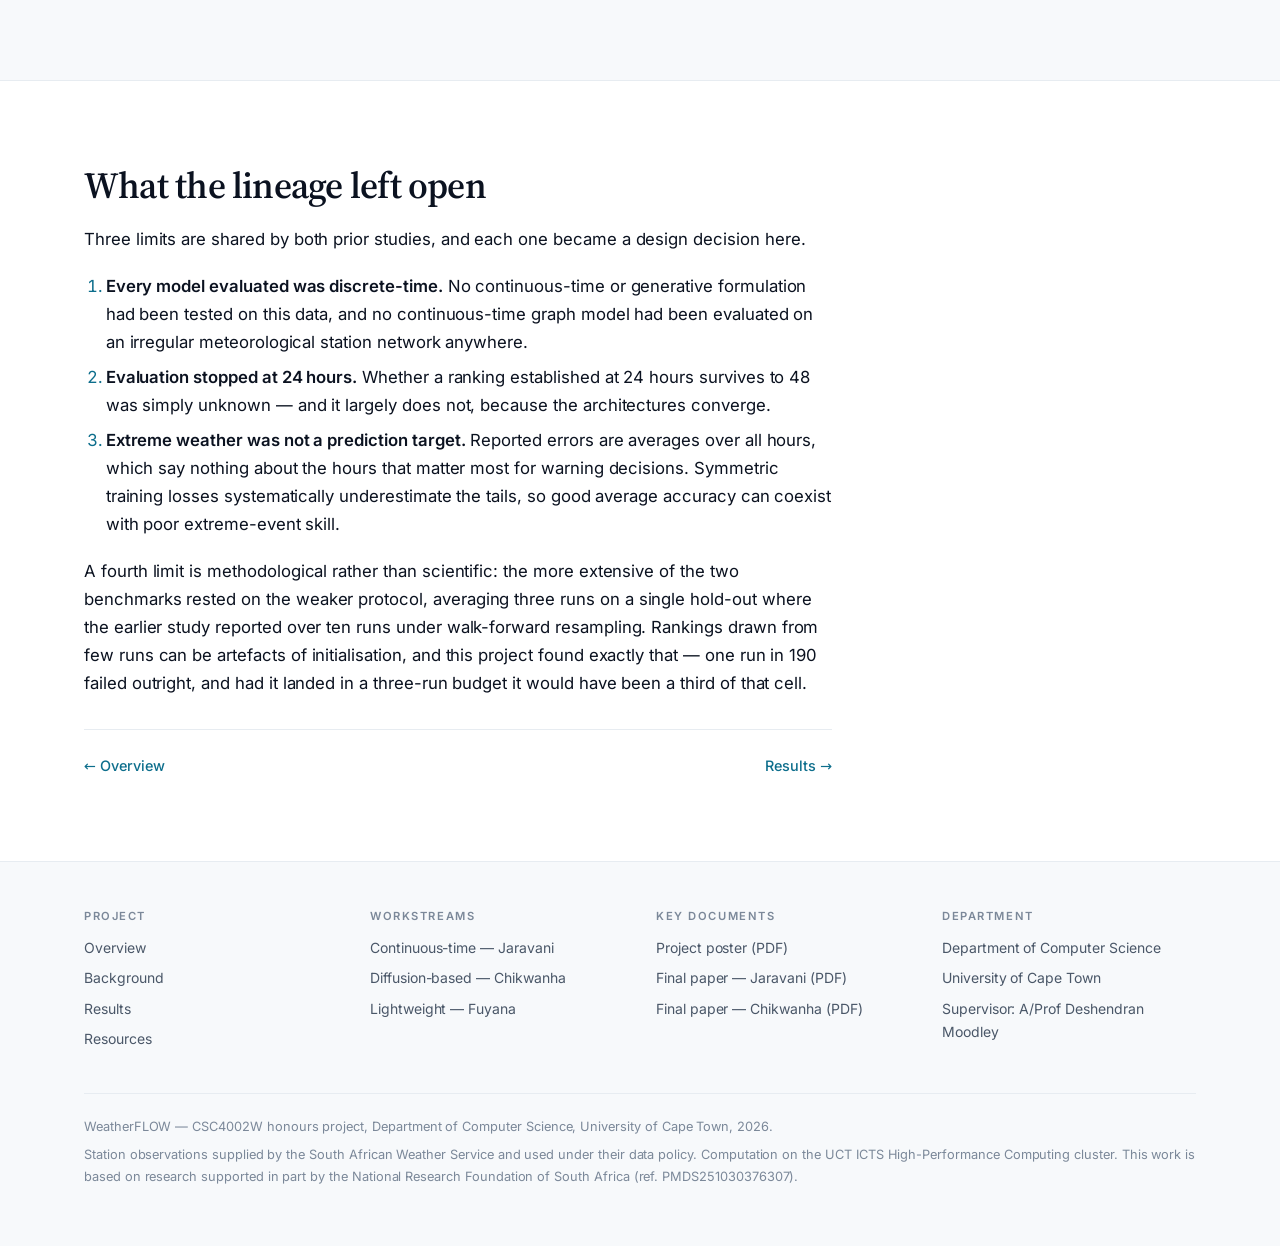
<file: background.html>
<!DOCTYPE html>
<html lang="en">
<head>
<meta charset="utf-8">
<meta name="viewport" content="width=device-width, initial-scale=1">
<title>Background — WeatherFLOW</title>
<meta name="description" content="The forecasting problem, how spatio-temporal graph neural networks model it, and the three-study South African research lineage this project extends.">
<meta name="author" content="Génevieve Chikwanha, Zoleka Fuyana, Praise Jaravani">
<link rel="stylesheet" href="assets/css/main.css">
<link rel="icon" href="assets/img/favicon.svg" type="image/svg+xml">
<script>(function(d,w){var r=d.documentElement;r.classList.add("js");w.wfUnarm=function(){r.classList.remove("js");};setTimeout(function(){if(!w.wfReady)w.wfUnarm();},2000);})(document,window);</script>
</head>
<body>
<a class="skip-link" href="#main">Skip to content</a>
<header class="site-header">
<div class="wrap">
<a class="brand" href="index.html"><svg class="mark" viewBox="0 0 24 24" width="19" height="19" aria-hidden="true" focusable="false" fill="none" stroke="currentColor" stroke-width="1.7" stroke-linecap="round" stroke-linejoin="round"><circle cx="5" cy="7" r="1.9"/><circle cx="18" cy="5.5" r="1.9"/><circle cx="12" cy="13" r="1.9"/><circle cx="19" cy="17.5" r="1.9"/><circle cx="5.5" cy="18" r="1.9"/><path d="M6.6 8.2 10.6 11.8M16.2 6.4 13.2 11.3M13.5 14.2 17.2 16.4M10.4 14.2 6.8 16.6M6.9 7.3h9.3"/></svg><span>WeatherFLOW</span> <span class="sub">UCT&nbsp;Honours&nbsp;2026</span></a>
<nav class="site-nav" aria-label="Main">
<ul>
<li><a href="index.html">Overview</a></li>
<li><a href="background.html" aria-current="page">Background</a></li>
<li><a href="results.html">Results</a></li>
<li><a href="continuous-time.html">Continuous-time</a></li>
<li><a href="diffusion.html">Diffusion</a></li>
<li><a href="lightweight.html">Lightweight</a></li>
<li><a href="resources.html">Resources</a></li>
</ul>
</nav>
<div class="progress" aria-hidden="true"></div>
</div>
</header>
<main id="main">
<section class="page-head">
<div class="wrap">
<p class="eyebrow">Context</p>
<h1>Background</h1>
<p class="tagline">What makes station weather forecasting a graph problem, what
spatio-temporal graph neural networks do about it, and the three-study South
African lineage this project continues.</p>

<nav class="toc" aria-label="On this page">
<p>On this page</p>
<ol>
<li><a href="#problem">The forecasting problem</a></li>
<li><a href="#graphs">Why a graph</a></li>
<li><a href="#anatomy">Anatomy of an STGNN</a></li>
<li><a href="#baselines">The two shared baselines</a></li>
<li><a href="#families">The three families we tested</a></li>
<li><a href="#lineage">The South African lineage</a></li>
<li><a href="#gap">What the lineage left open</a></li>
</ol>
</nav>
</div>
</section>

<section id="problem">
<div class="wrap">
<div class="prose">
<h2>The forecasting problem</h2>
<p>Forecasting underpins planning in agriculture, water management, energy and
disaster preparedness, and it is the extremes that carry the cost. The April 2022
KwaZulu-Natal floods killed 459 people and were the most catastrophic natural
disaster yet recorded in that province; heatwaves recur over the northern
interior at a frequency projected to rise. Short-range forecasts matter
regionally precisely because warning decisions rest on them.</p>

<p>Operational forecasting is dominated by numerical weather prediction, which
integrates the physics forward from an analysed initial state. Classical
statistical approaches instead treat the problem as multivariate time-series
prediction. Deep learning has challenged both over the past decade, but its most
common architectures model temporal structure while neglecting the spatial
dependencies between observation sites &mdash; and the system being forecast is
dynamic and chaotic, with spatial and temporal dependencies that are seldom
directly observable.</p>

<p>Station-network forecasting is its own regime, distinct from the global
reanalysis grids on which most data-driven weather models are benchmarked.
Observations are sparse, irregularly spaced, and locally noisy. Two stations
twenty kilometres apart can sit at different elevations, one coastal and one
inland, and experience substantially different conditions.</p>
</div>
</div>
</section>

<section class="band" id="graphs">
<div class="wrap">
<div class="prose">
<h2>Why a graph</h2>
<p>A spatio-temporal graph neural network represents the station network as a
weighted graph <em>G</em> = (<em>V</em>, <em>E</em>, <strong>A</strong>). Each of
the <em>N</em> nodes is a weather station; edges connect stations that influence
one another; and the weight matrix <strong>A</strong> encodes the strength of
those dependencies. A node captures the local dynamics at one location, and the
graph structure captures the global dynamics of the system.</p>

<p>At each hour <em>t</em> the network produces an observation matrix
<strong>X</strong><sub><em>t</em></sub> over the measured variables at every
station. Given a window of the last <em>w</em> hours, the model maps that window
and the graph to a joint forecast over all stations for the next <em>H</em>
hours. In this project <em>w</em> = 12 and <em>H</em> = 48.</p>

<p>The interesting question is where <strong>A</strong> comes from, and the
architectures tested here divide sharply on it:</p>

<ul>
<li><strong>Learned adaptive graphs.</strong> The adjacency is computed from
trainable node embeddings and optimised end to end with the forecasting
objective. The model discovers which stations inform which, with no geographic
prior at all.</li>
<li><strong>Geometric graphs.</strong> The adjacency is constructed from station
coordinates &mdash; a distance kernel, or a nearest-neighbour neighbourhood on
the sphere. The prior is that nearby stations are related.</li>
</ul>

<p>Neither is obviously right for this network. Geographic proximity is real
physics, but it does not capture elevation, coastal exposure or local topography,
all of which can make close stations behave differently. This tension recurs in
every workstream's results.</p>
</div>
</div>
</section>

<section id="anatomy">
<div class="wrap">
<div class="prose">
<h2>Anatomy of an STGNN</h2>
<p>Every STGNN combines a <strong>spatial module</strong> and a
<strong>temporal module</strong>; architectures differ mainly in what those
modules are and how they are interleaved.</p>

<h3>Spatial module</h3>
<p>Most commonly a graph convolution, which aggregates information from a node's
neighbours according to the adjacency matrix, propagating information through the
graph. Variants include graph attention, which learns distinct weights per
neighbour; diffusion graph convolution, which models propagation through directed
graphs; and specialised convolutions designed for particular spatial structures,
such as CLCRN's convolution over the Earth's surface.</p>

<h3>Temporal module</h3>
<p>Usually a recurrent network, a temporal convolutional network, or attention.
Gated recurrent units are popular because their gating controls what is retained
over time at a lower parameter cost than other recurrent variants. Temporal
convolutions, particularly dilated ones, widen the temporal receptive field
without processing each step sequentially.</p>

<p>A further axis separates how the multi-step forecast is produced.
<strong>Direct</strong> models emit all 48 steps in one shot.
<strong>Autoregressive</strong> models decode one step at a time, feeding each
prediction back as input, so errors compound as the horizon grows. CLCRN decodes
autoregressively while the other models tested
here are direct, an uncontrolled difference inherited from the original
architectures that plausibly disadvantages CLCRN as the horizon grows.</p>
</div>
</div>
</section>

<section class="band" id="baselines">
<div class="wrap">
<h2>The two shared baselines</h2>
<div class="prose">
<p>Both baselines come directly from the previous study on this data, where they
were the two strongest models. Every workstream measures against them.</p>
</div>

<div class="grid two" style="margin-top:1.5rem">
<article class="card">
<p><span class="tag base">Baseline</span> <span class="tag">Learned graph</span> <span class="tag">Discrete time</span></p>
<h3>AGCRN</h3>
<p class="who">Adaptive Graph Convolutional Recurrent Network &mdash; Bai et al., 2020</p>
<p>A GRU whose linear mappings are replaced by graph convolutions, contributing
two modules. <strong>Node Adaptive Parameter Learning</strong> factorises the
convolution weights into a small per-node embedding times a shared weight pool,
giving every station node-specific parameters without the parameter count
scaling with network size. <strong>Data Adaptive Graph Generation</strong>
removes the need for a predefined graph entirely: the adjacency is the normalised
similarity of learnable node embeddings, trained end to end with the forecasting
objective.</p>
<p>Developed and evaluated on traffic benchmarks; transferred to South African
weather data by Gaibie et al., where it was the best overall performer.</p>
</article>

<article class="card">
<p><span class="tag base">Baseline</span> <span class="tag">Geometric graph</span> <span class="tag">Discrete time</span></p>
<h3>CLCRN</h3>
<p class="who">Conditional Local Convolution Recurrent Network &mdash; Lin et al., 2022</p>
<p>Built for meteorology rather than adapted to it. Its
<strong>conditional local convolution</strong> builds a <em>k</em>-nearest-neighbour
neighbourhood around each station on the sphere and generates the kernel weights
as a smooth learned function of each neighbour's local displacement &mdash;
geodesic distance and orientation &mdash; so the convolution is anisotropic and
location-aware, approximating a continuous kernel over the Earth's surface. The
convolution sits inside a recurrent encoder&ndash;decoder that decodes the
forecast autoregressively.</p>
<p>Evaluated on WeatherBench reanalysis fields and transferred to SAWS stations
by Gaibie et al. Its authors name training instability as an open problem of the method
&mdash; a caution this project saw borne out once in 190 runs.</p>
</article>
</div>
</div>
</section>

<section id="families">
<div class="wrap">
<h2>The three families we tested</h2>
<div class="prose">
<p>Each family answers a different question about what an STGNN could be doing
differently.</p>
</div>

<div class="grid three" style="margin-top:1.5rem">
<article class="card work ct">
<p><span class="tag ct">Continuous-time</span></p>
<h3>Neural ODE graph models</h3>
<p class="models">MTGODE &middot; STGODE</p>
<p>Neural ordinary differential equations replace a stack of residual layers with
a vector field: the hidden state is the solution of an initial-value problem
computed by a numerical solver, so depth becomes integration time and the latent
trajectory is continuous rather than a sequence of discrete jumps. On graphs this
permits deep spatial propagation without the over-smoothing that degrades stacked
graph convolutions.</p>
<p><strong>STGODE</strong> prescribes two static graphs &mdash; a distance kernel
and a semantic graph that links stations with similar history shapes regardless
of location &mdash; and propagates through a tensor-valued ODE, but its temporal
aggregation stays discrete. <strong>MTGODE</strong> learns its graph from node
embeddings and makes temporal aggregation an ODE too, with spatial propagation
nested as a second ODE inside each temporal solver step.</p>
<p class="more"><a href="continuous-time.html">Results &rarr;</a></p>
</article>

<article class="card work diff">
<p><span class="tag diff">Diffusion-based</span></p>
<h3>Denoising diffusion models</h3>
<p class="models">DiffSTG &middot; USTD</p>
<p>Conventional STGNNs emit a single point prediction and so cannot express
uncertainty. Diffusion models define a forward process that progressively adds
noise to the observed future until it approaches pure noise, then learn the
reverse process. At forecast time they start from random noise and iteratively
denoise, conditioned on the observed history &mdash; repeating this yields
multiple plausible future trajectories.</p>
<p><strong>DiffSTG</strong> pairs the diffusion process with a UGnet denoiser
over a predefined graph. <strong>USTD</strong> puts a deterministic
spatio-temporal encoder in front, so the diffusion transformer denoises a
representation that has already captured conditional structure, and conditions
additionally on time of day, day of year and station height.</p>
<p class="more"><a href="diffusion.html">Results &rarr;</a></p>
</article>

<article class="card work light">
<p><span class="tag light">Lightweight</span></p>
<h3>Parameter-efficient models</h3>
<p class="models">STLGRU &middot; LiteSTGNN</p>
<p>Accuracy reported in the literature is usually bought with parameters, and the
parameter budget is rarely treated as a variable of interest. This workstream
asks the inverse question: how much accuracy survives a hard cut to model size,
and at what point does additional capacity stop paying for itself?</p>
<p>The answer matters operationally. A model cheap enough to retrain often, or to
run where compute is scarce, may be worth more than a marginally more accurate
model that is not.</p>
<p class="more"><a href="lightweight.html">Results &rarr;</a></p>
</article>
</div>
</div>
</section>

<section class="band" id="lineage">
<div class="wrap">
<h2>The South African lineage</h2>
<div class="prose">
<p>This is the third study in a line of work on STGNNs for South African station
weather, and its design is shaped throughout by the two that came before. Each
inherited data conventions, filtering criteria and hyperparameter settings from
its predecessor, so the three are directly comparable in a way that independent
studies usually are not.</p>
</div>

<div class="table-scroll">
<table class="t-text">
<caption><b>Three studies, one data regime.</b> Each study extends the previous
one in stations, models, or horizon.</caption>
<thead>
<tr><th scope="col">Study</th><th scope="col">Stations</th><th scope="col">Models evaluated</th><th scope="col">Horizon</th><th scope="col">Repeats</th></tr>
</thead>
<tbody>
<tr>
<th scope="row">Davidson &amp; Moodley, 2022</th>
<td>21</td>
<td>Graph WaveNet, low-rank WGN, LSTM, TCN</td>
<td>24 h</td>
<td>10+ runs, walk-forward</td>
</tr>
<tr>
<th scope="row">Gaibie et al., 2024</th>
<td>45</td>
<td>AGCRN, CLCRN, Graph WaveNet, TCN</td>
<td>24 h</td>
<td>3 runs, single hold-out</td>
</tr>
<tr>
<th scope="row">WeatherFLOW, 2026</th>
<td>32</td>
<td>AGCRN, CLCRN + MTGODE, STGODE, DiffSTG, USTD, STLGRU, LiteSTGNN</td>
<td>48 h</td>
<td>3&ndash;10 runs by workstream</td>
</tr>
</tbody>
</table>
</div>

<div class="prose">
<h3>Davidson &amp; Moodley (2022)</h3>
<p>Established STGNN viability on South African station data, evaluating Graph
WaveNet and a low-rank weighted graph network against LSTM and TCN baselines for
maximum-temperature prediction at 21 stations. Graph WaveNet proved the most
accurate, stable and robust model under walk-forward validation. The study also
introduced the practice of analysing the dependency structures the trained models
learn, and argued that a configuration should be judged partly on the deviation
of its test loss across runs &mdash; a standard this project adopts.</p>

<h3>Gaibie et al. (2024)</h3>
<p>Extended the benchmark to AGCRN and CLCRN at 45 stations, predicting
temperature, pressure, humidity and wind speed to 24 hours. Both newer models
outperformed Graph WaveNet, with AGCRN achieving the best overall performance.
This study contributed the hyperparameter optimisation protocol and the baseline
optima that WeatherFLOW inherits directly. It was itself a UCT honours project,
and its website is in the same departmental archive as this one.</p>

<h3>WeatherFLOW (2026)</h3>
<p>Doubles the horizon to 48 hours, adds three families of architecture that the
lineage had not evaluated, raises the repeat count, and makes extreme weather an
explicit prediction target rather than an unexamined part of the average.</p>

<p class="note" style="display:block"><strong>External link.</strong> That
project's own website is archived at
<a href="https://projects.cs.uct.ac.za/honsproj/">projects.cs.uct.ac.za/honsproj/</a>
under 2023, "WEAHTER-FLOW". This is a non-permanent external link to the
departmental archive and is not part of this website.</p>
</div>
</div>
</section>

<section id="gap">
<div class="wrap">
<div class="prose">
<h2>What the lineage left open</h2>
<p>Three limits are shared by both prior studies, and each one became a design
decision here.</p>

<ol>
<li><strong>Every model evaluated was discrete-time.</strong> No continuous-time
or generative formulation had been tested on this data, and no continuous-time
graph model had been evaluated on an irregular meteorological station network
anywhere.</li>
<li><strong>Evaluation stopped at 24 hours.</strong> Whether a ranking
established at 24 hours survives to 48 was simply unknown &mdash; and it largely
does not, because the architectures converge.</li>
<li><strong>Extreme weather was not a prediction target.</strong> Reported errors
are averages over all hours, which say nothing about the hours that matter most
for warning decisions. Symmetric training losses systematically underestimate the
tails, so good average accuracy can coexist with poor extreme-event skill.</li>
</ol>

<p>A fourth limit is methodological rather than scientific: the more extensive of
the two benchmarks rested on the weaker protocol, averaging three runs on a
single hold-out where the earlier study reported over ten runs under walk-forward
resampling. Rankings drawn from few runs can be artefacts of initialisation, and
this project found exactly that &mdash; one run in 190 failed outright, and had
it landed in a three-run budget it would have been a third of that cell.</p>

<div class="next-prev">
<span><a href="index.html">&larr; Overview</a></span>
<span><a href="results.html">Results &rarr;</a></span>
</div>
</div>
</div>
</section>
</main>
<footer class="site-footer">
<div class="wrap">
<div class="cols">
<div>
<h2>Project</h2>
<ul>
<li><a href="index.html">Overview</a></li>
<li><a href="background.html">Background</a></li>
<li><a href="results.html">Results</a></li>
<li><a href="resources.html">Resources</a></li>
</ul>
</div>
<div>
<h2>Workstreams</h2>
<ul>
<li><a href="continuous-time.html">Continuous-time &mdash; Jaravani</a></li>
<li><a href="diffusion.html">Diffusion-based &mdash; Chikwanha</a></li>
<li><a href="lightweight.html">Lightweight &mdash; Fuyana</a></li>
</ul>
</div>
<div>
<h2>Key documents</h2>
<ul>
<li><a href="assets/docs/weatherflow-poster.pdf">Project poster (PDF)</a></li>
<li><a href="assets/docs/final-paper-jaravani.pdf">Final paper &mdash; Jaravani (PDF)</a></li>
<li><a href="assets/docs/final-paper-chikwanha.pdf">Final paper &mdash; Chikwanha (PDF)</a></li>
</ul>
</div>
<div>
<h2>Department</h2>
<ul>
<li>Department of Computer Science</li>
<li>University of Cape Town</li>
<li>Supervisor: A/Prof Deshendran Moodley</li>
</ul>
</div>
</div>
<div class="colophon">
<p>WeatherFLOW &mdash; CSC4002W honours project, Department of Computer Science,
University of Cape Town, 2026.</p>
<p>Station observations supplied by the South African Weather Service and used
under their data policy. Computation on the UCT ICTS High-Performance Computing
cluster. This work is based on research supported in part by the National
Research Foundation of South Africa (ref. PMDS251030376307).</p>
</div>
</div>
</footer>
<script src="assets/js/main.js" defer></script>
</body>
</html>
</file>
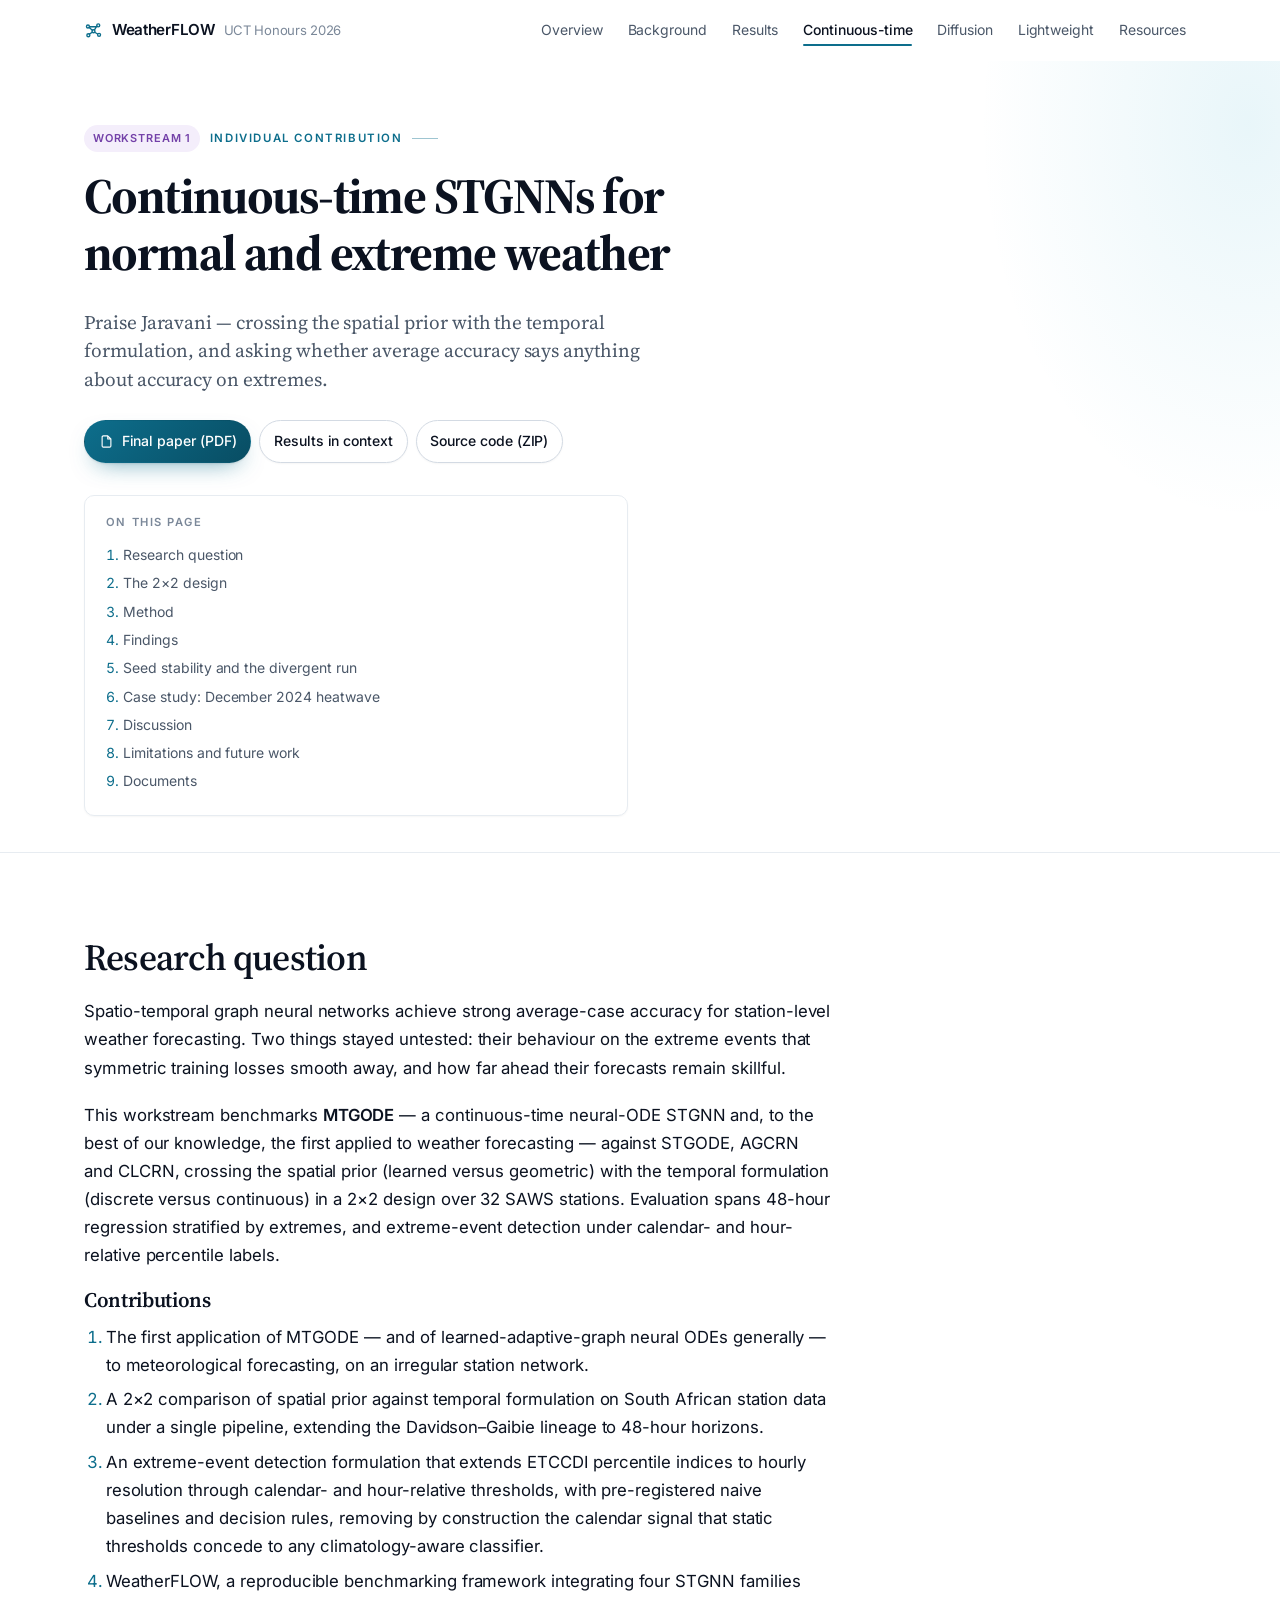
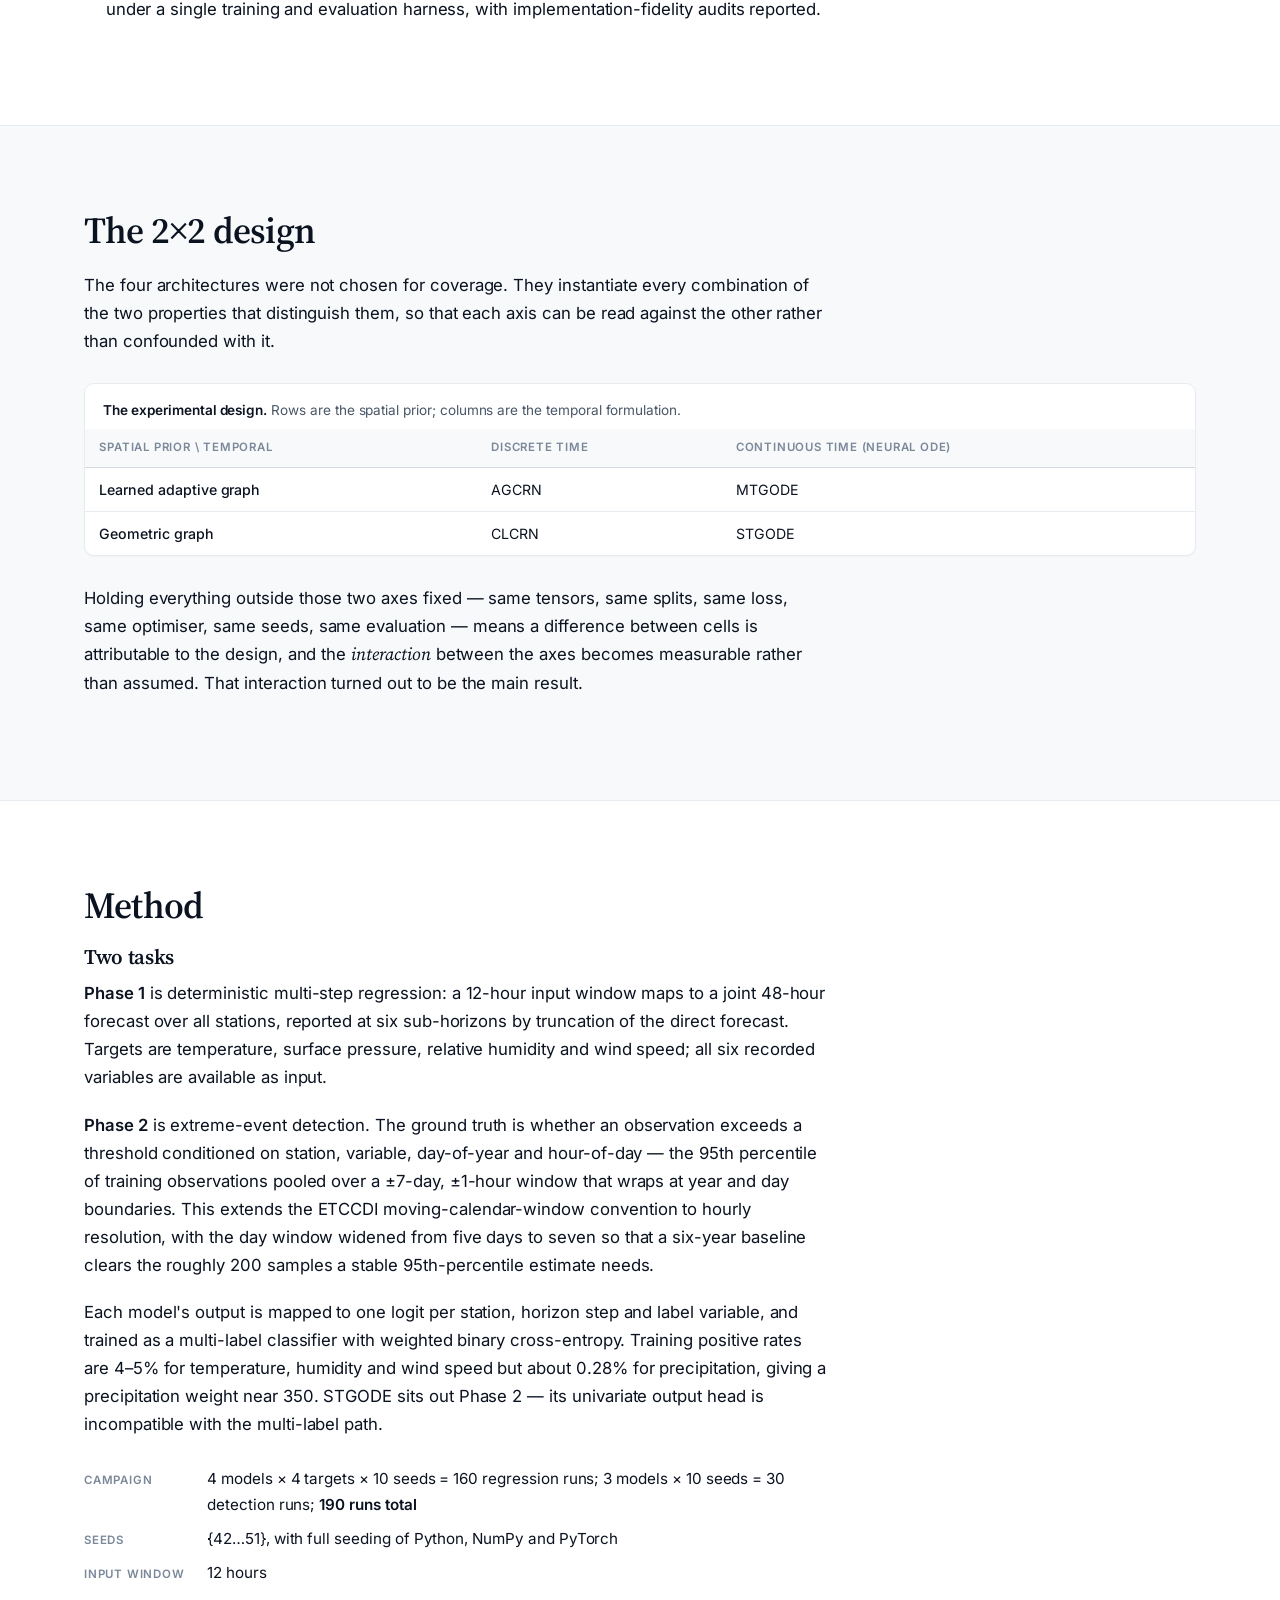
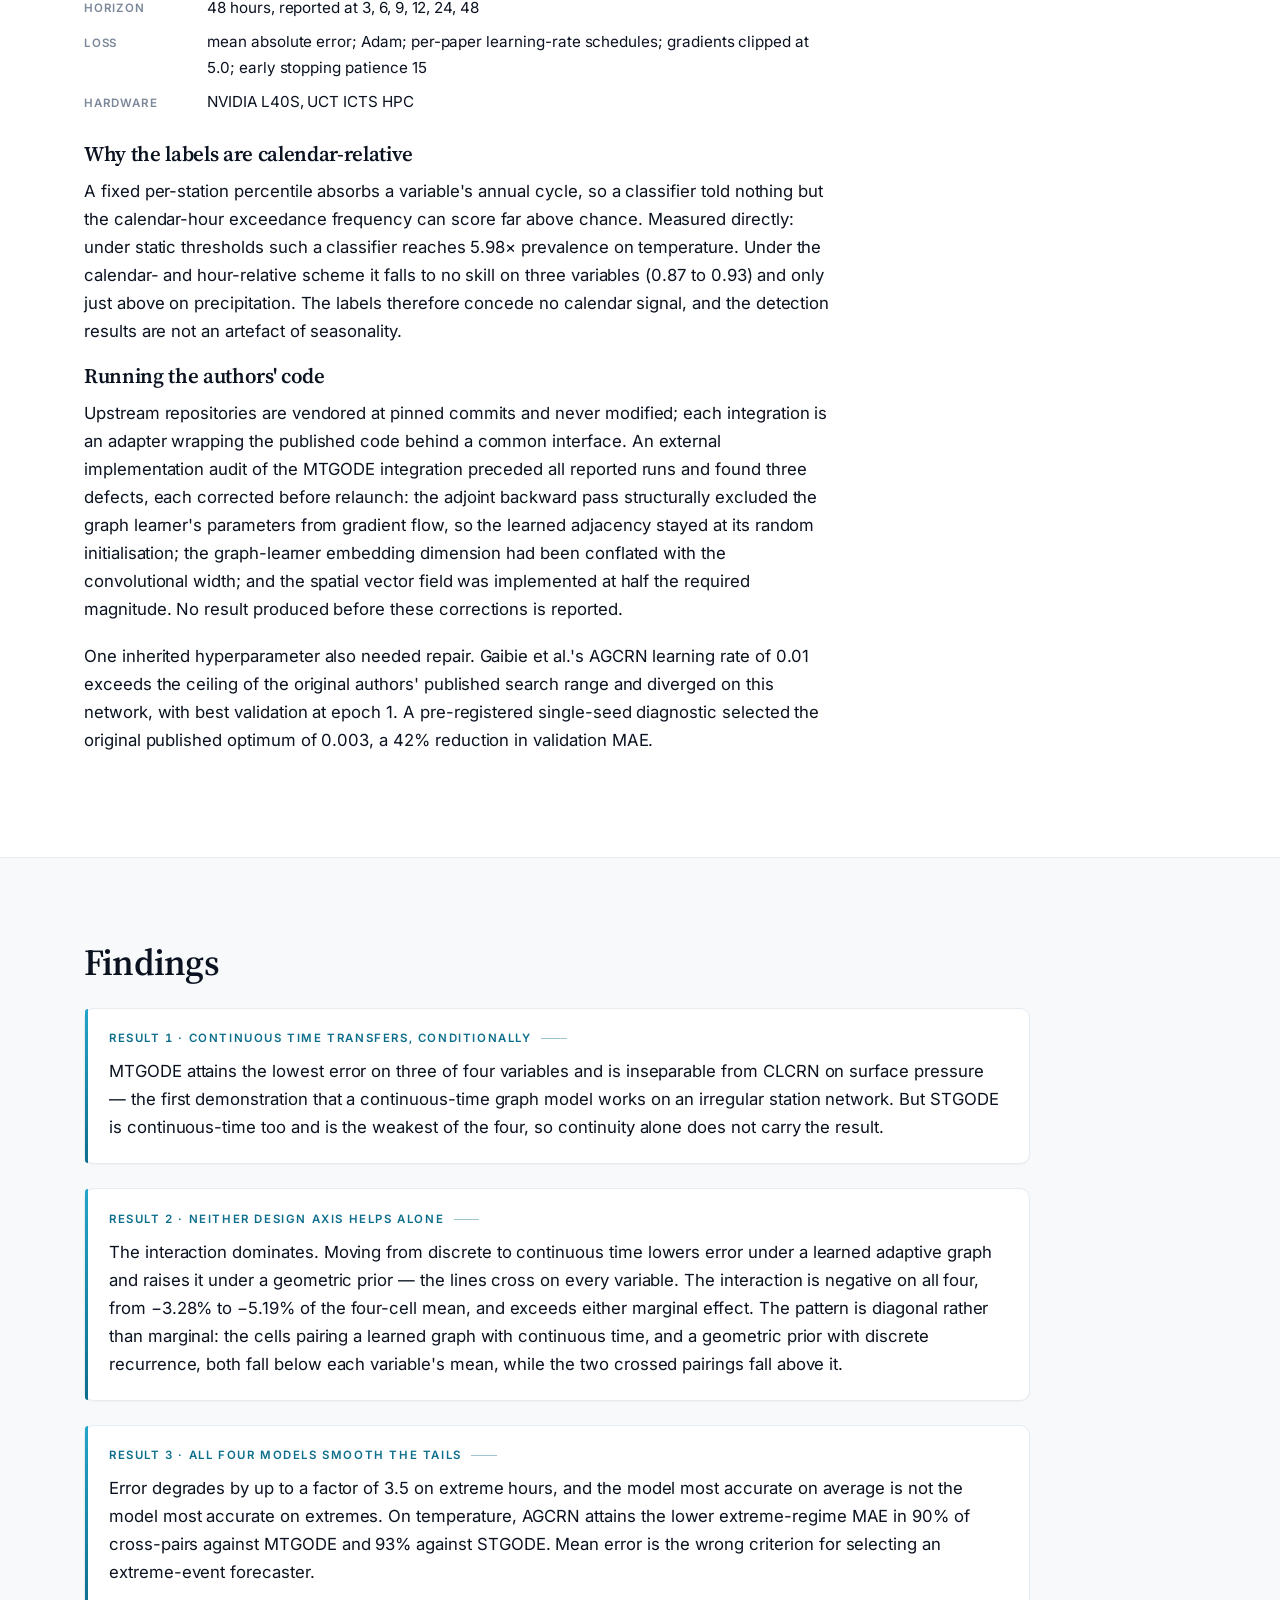
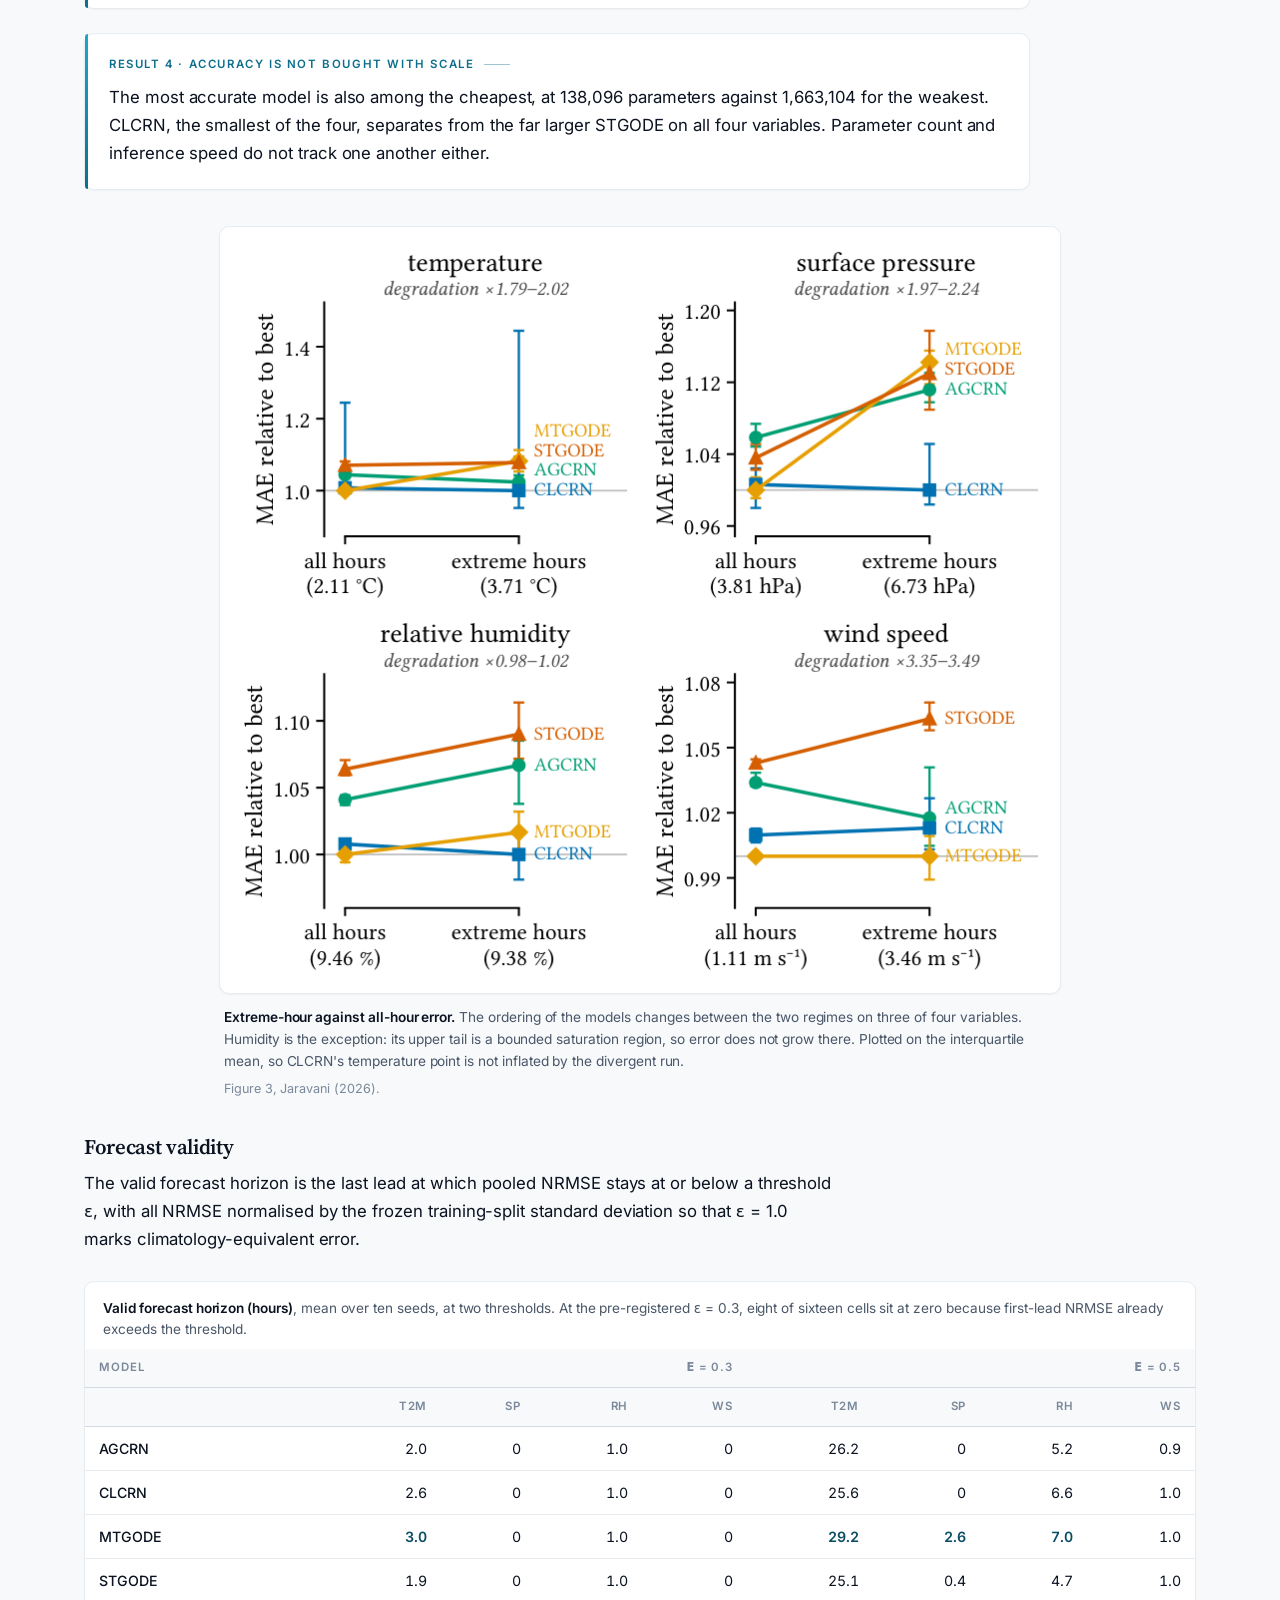
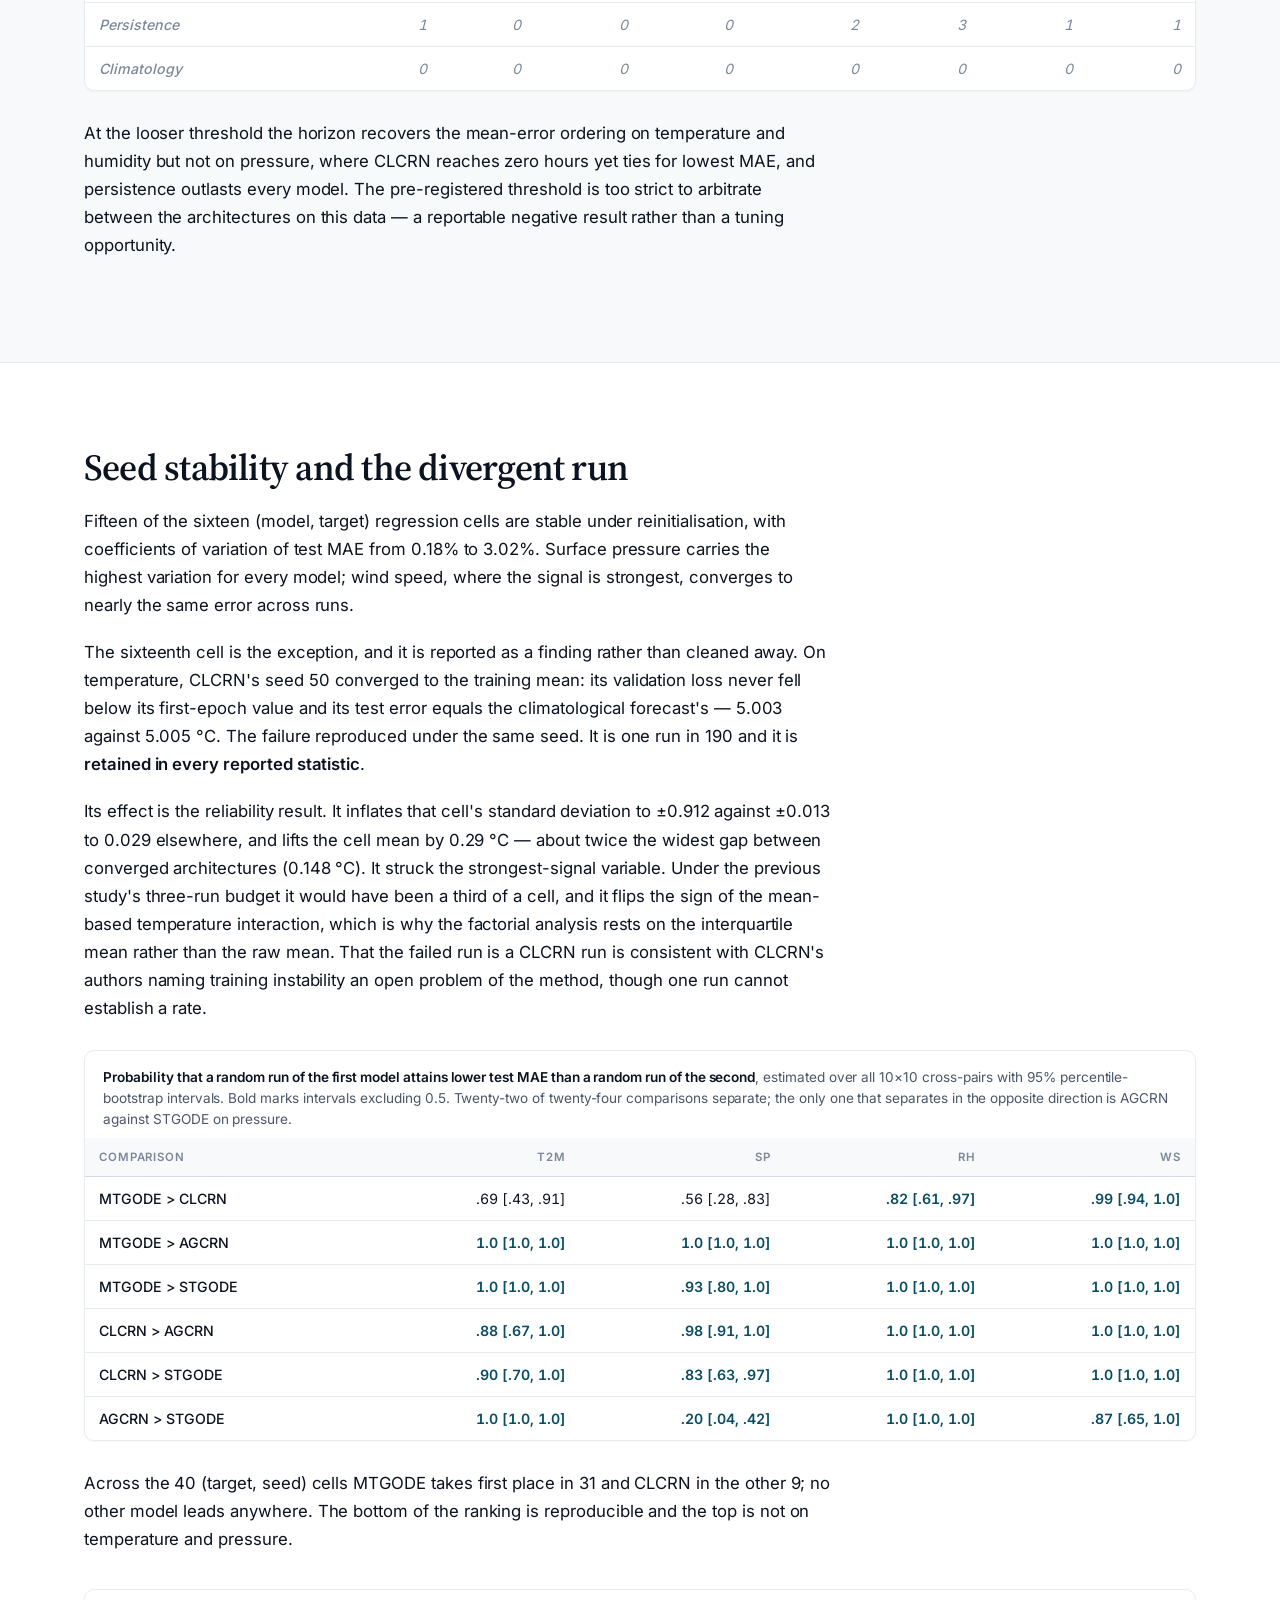
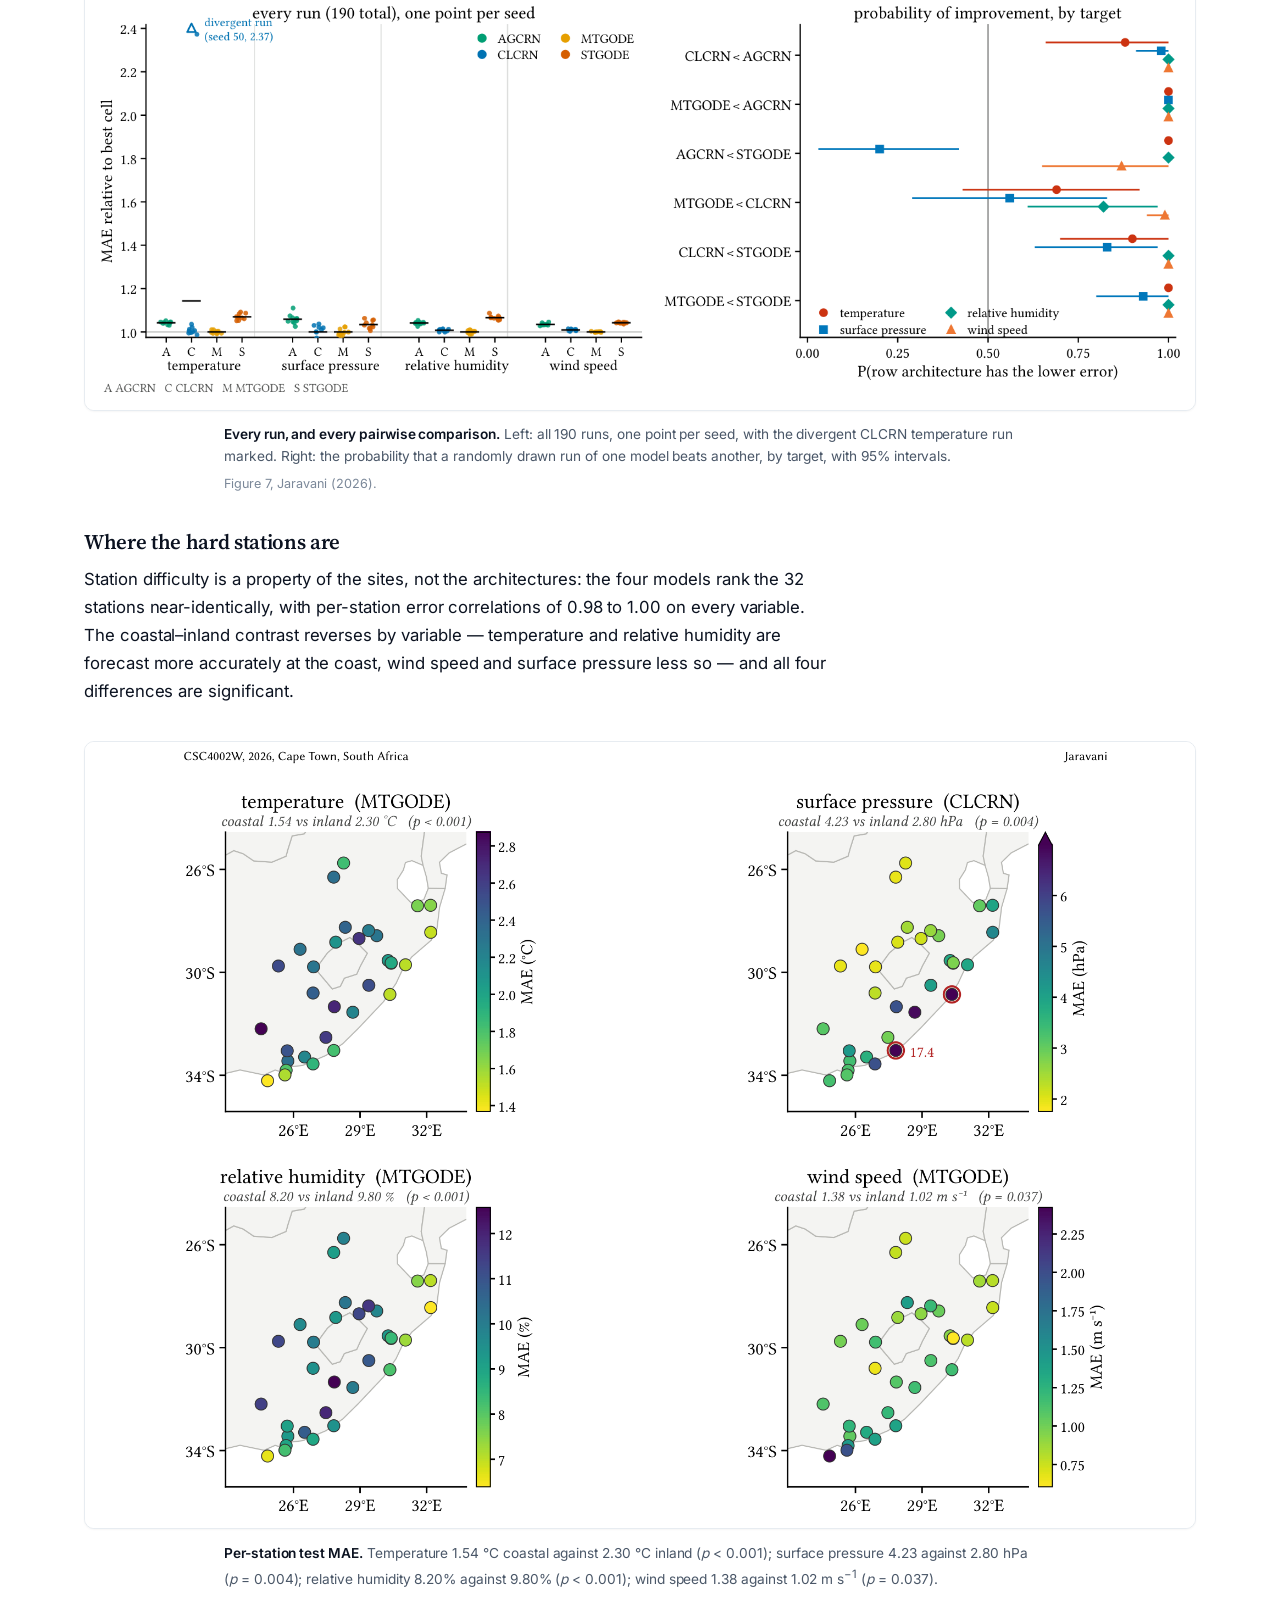
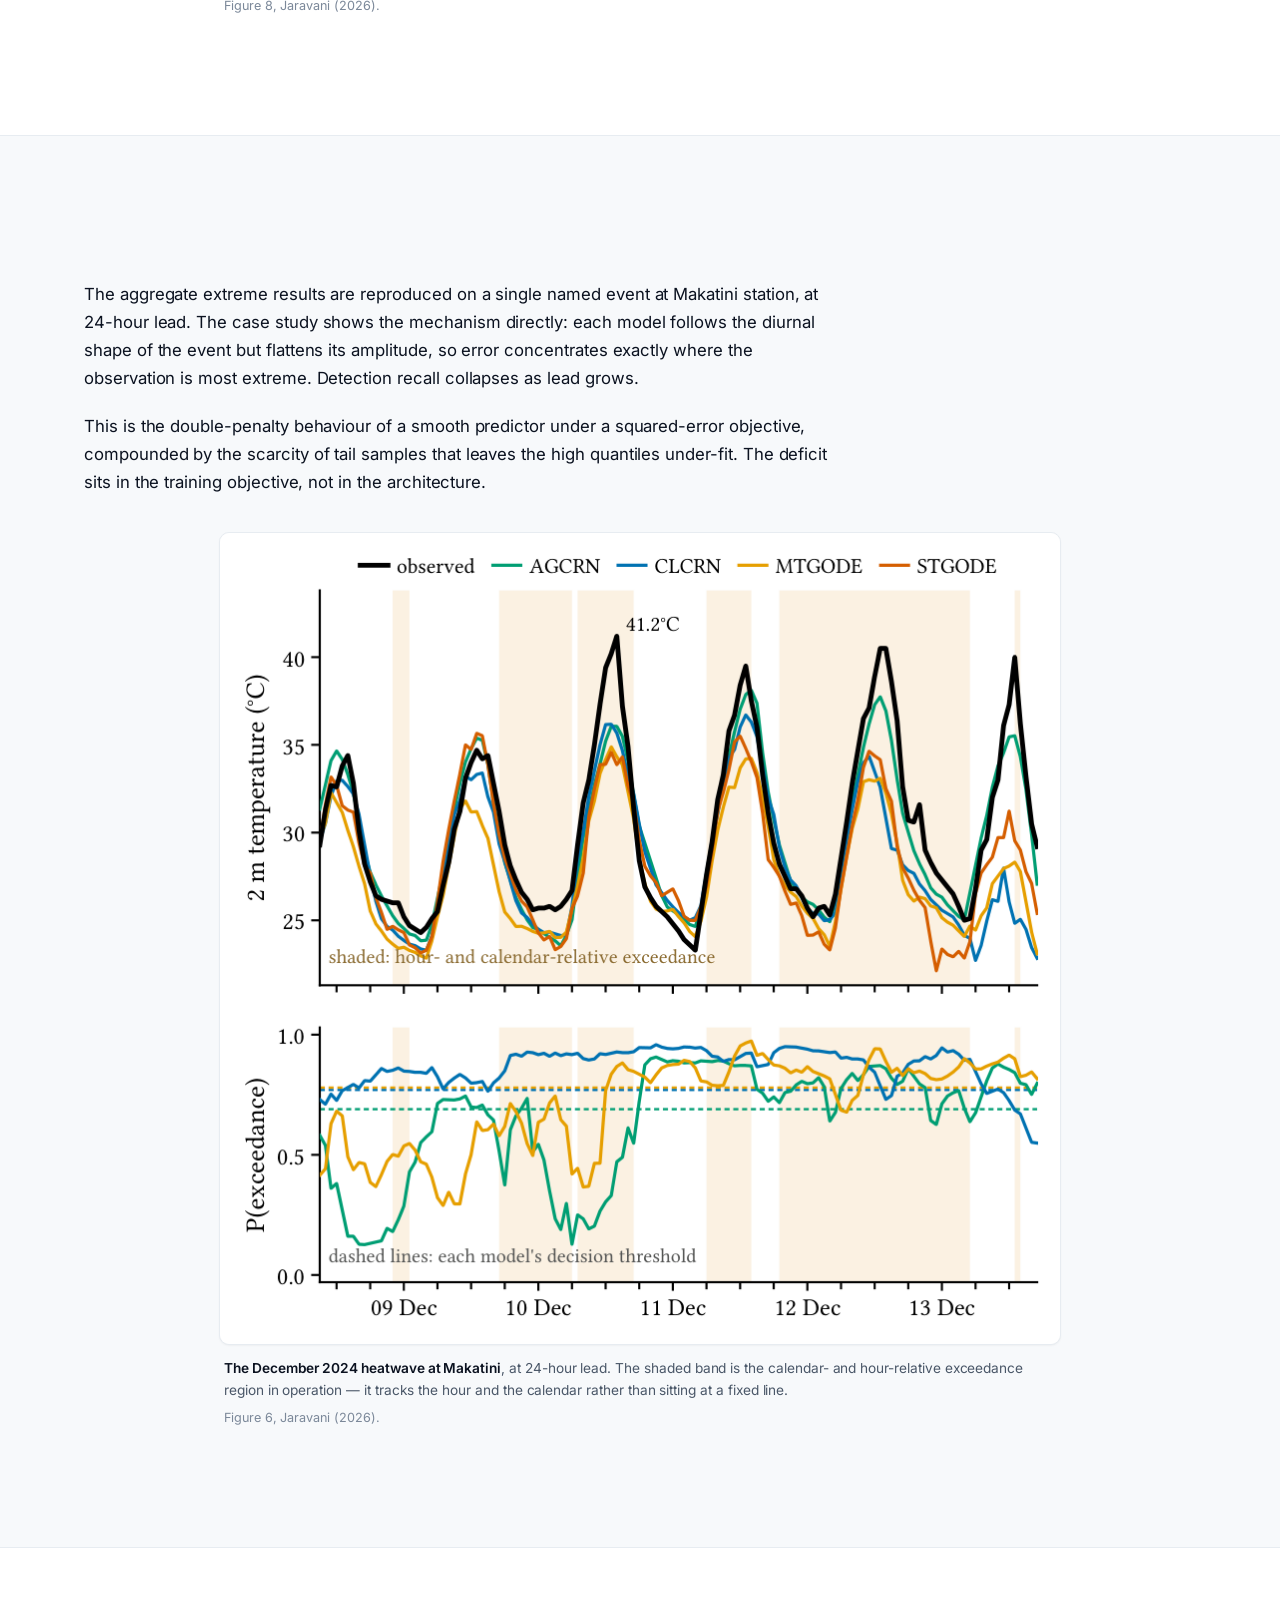
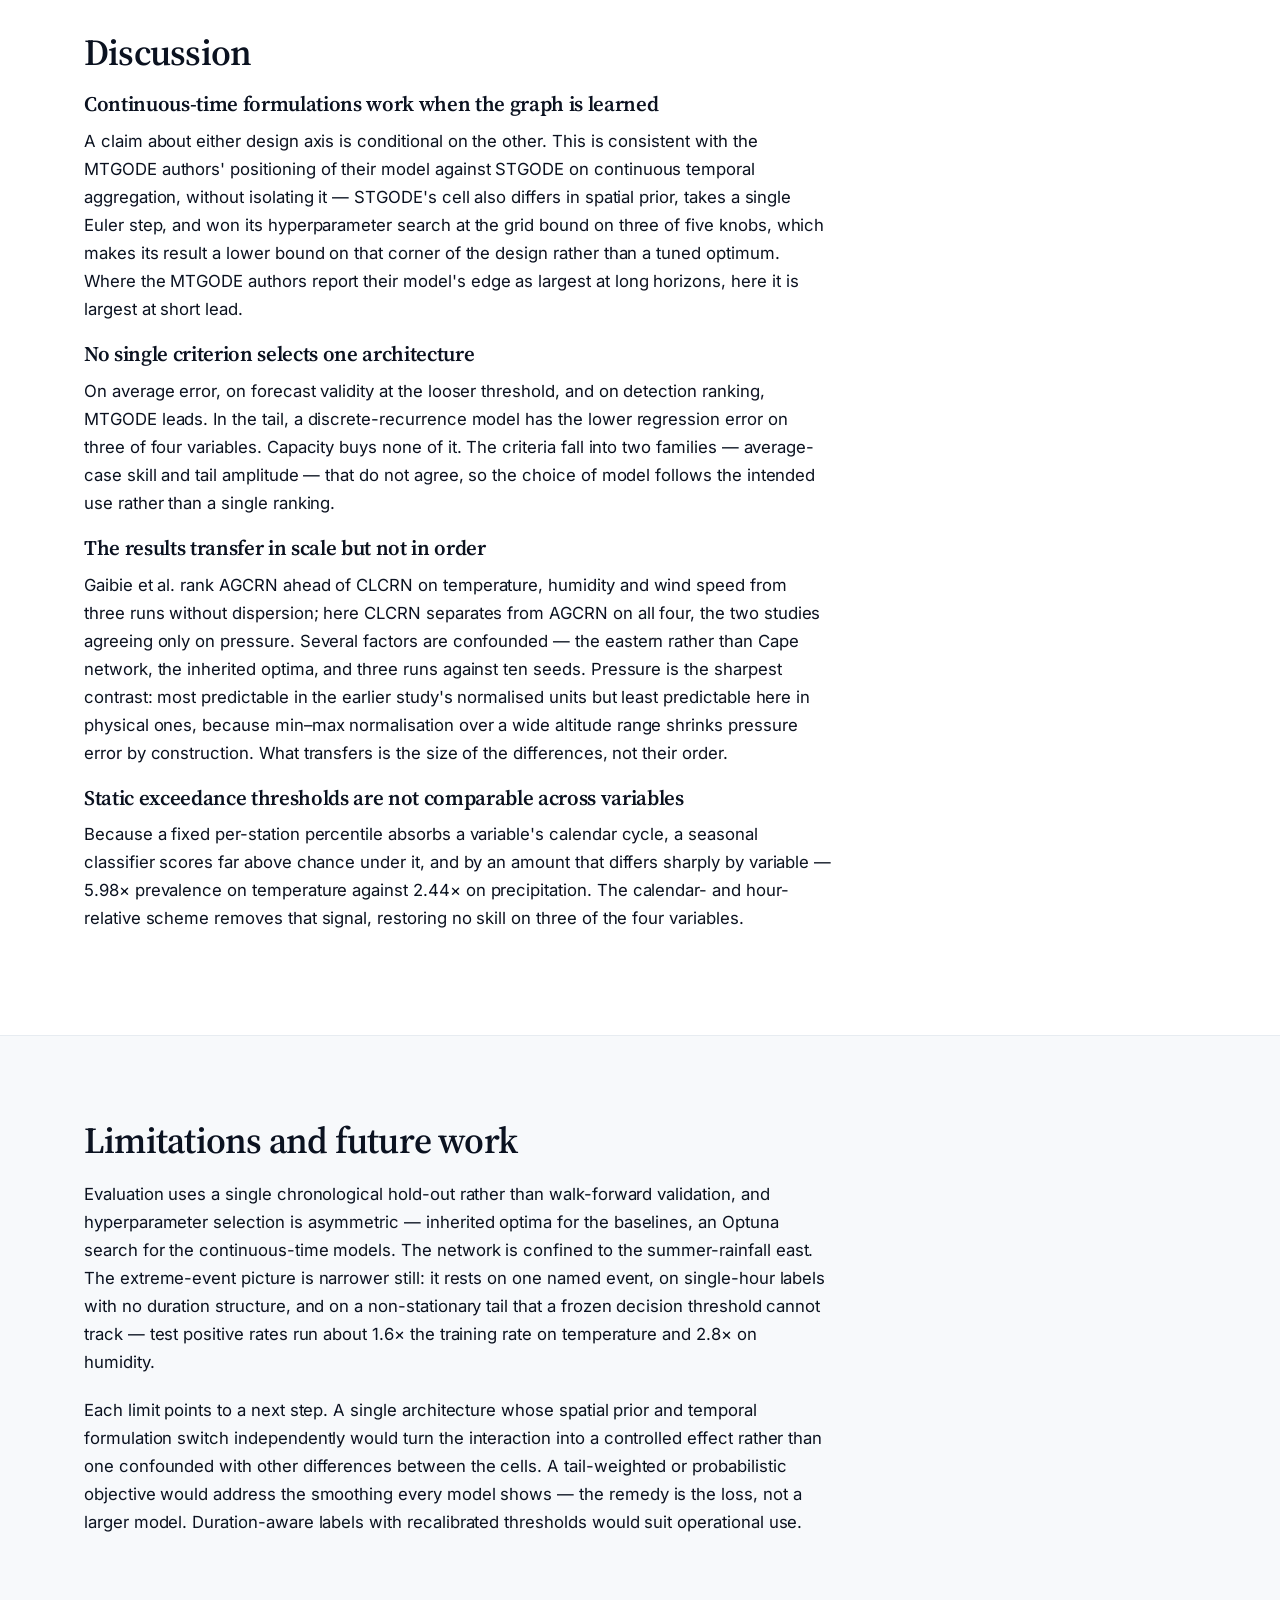
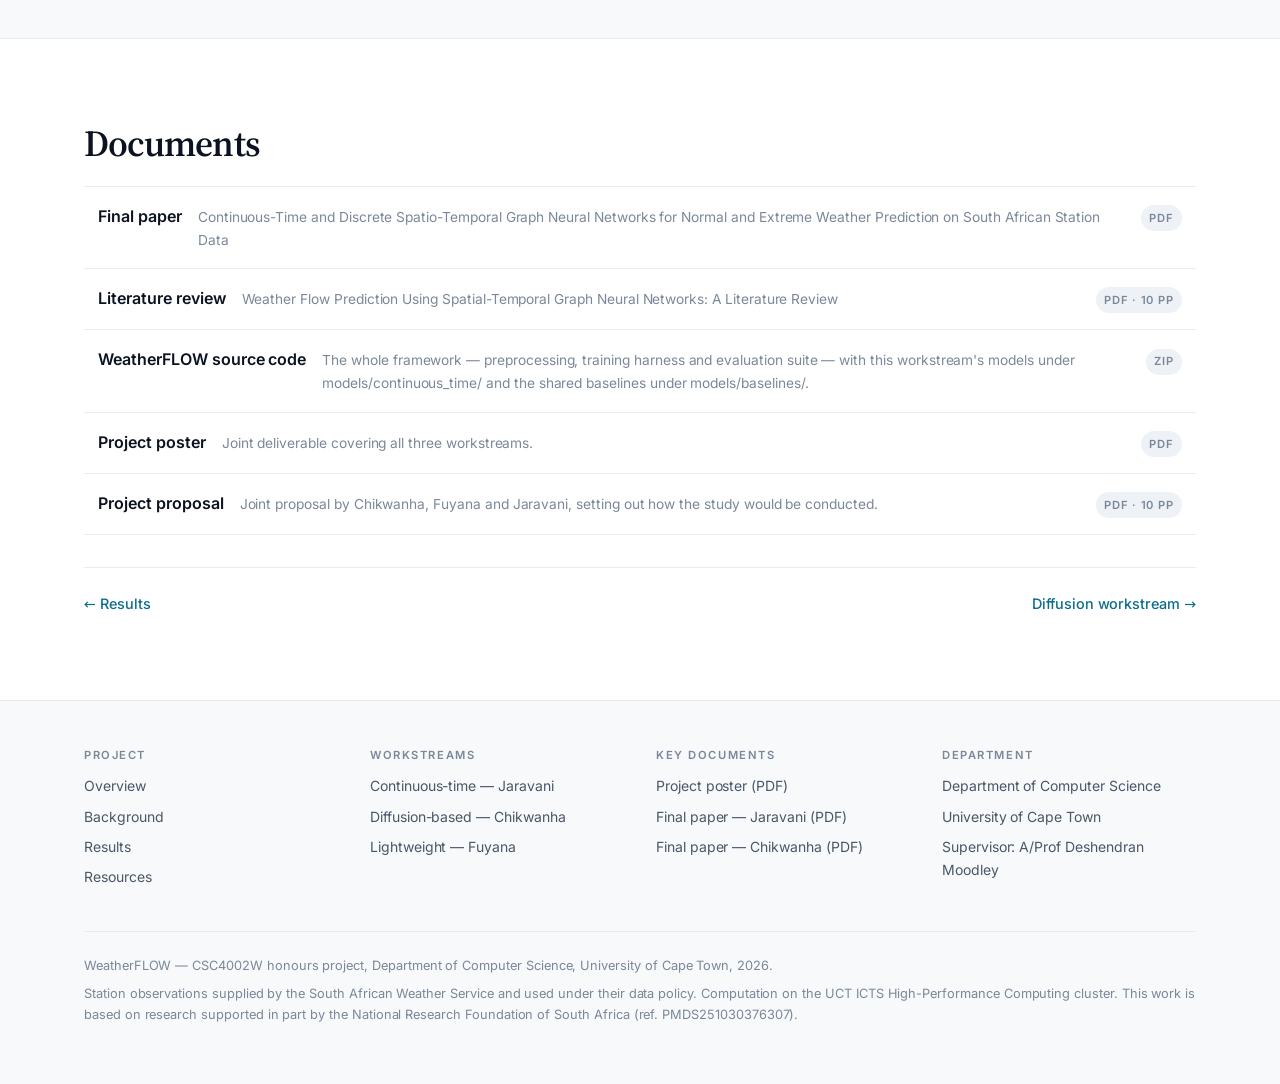
<file: continuous-time.html>
<!DOCTYPE html>
<html lang="en">
<head>
<meta charset="utf-8">
<meta name="viewport" content="width=device-width, initial-scale=1">
<title>Continuous-time STGNNs — WeatherFLOW</title>
<meta name="description" content="Praise Jaravani — neural-ODE graph models (MTGODE, STGODE) for normal and extreme weather prediction on South African station data.">
<meta name="author" content="Génevieve Chikwanha, Zoleka Fuyana, Praise Jaravani">
<link rel="stylesheet" href="assets/css/main.css">
<link rel="icon" href="assets/img/favicon.svg" type="image/svg+xml">
<script>(function(d,w){var r=d.documentElement;r.classList.add("js");w.wfUnarm=function(){r.classList.remove("js");};setTimeout(function(){if(!w.wfReady)w.wfUnarm();},2000);})(document,window);</script>
</head>
<body>
<a class="skip-link" href="#main">Skip to content</a>
<header class="site-header">
<div class="wrap">
<a class="brand" href="index.html"><svg class="mark" viewBox="0 0 24 24" width="19" height="19" aria-hidden="true" focusable="false" fill="none" stroke="currentColor" stroke-width="1.7" stroke-linecap="round" stroke-linejoin="round"><circle cx="5" cy="7" r="1.9"/><circle cx="18" cy="5.5" r="1.9"/><circle cx="12" cy="13" r="1.9"/><circle cx="19" cy="17.5" r="1.9"/><circle cx="5.5" cy="18" r="1.9"/><path d="M6.6 8.2 10.6 11.8M16.2 6.4 13.2 11.3M13.5 14.2 17.2 16.4M10.4 14.2 6.8 16.6M6.9 7.3h9.3"/></svg><span>WeatherFLOW</span> <span class="sub">UCT&nbsp;Honours&nbsp;2026</span></a>
<nav class="site-nav" aria-label="Main">
<ul>
<li><a href="index.html">Overview</a></li>
<li><a href="background.html">Background</a></li>
<li><a href="results.html">Results</a></li>
<li><a href="continuous-time.html" aria-current="page">Continuous-time</a></li>
<li><a href="diffusion.html">Diffusion</a></li>
<li><a href="lightweight.html">Lightweight</a></li>
<li><a href="resources.html">Resources</a></li>
</ul>
</nav>
<div class="progress" aria-hidden="true"></div>
</div>
</header>
<main id="main">
<section class="page-head">
<div class="wrap">
<p class="eyebrow"><span class="tag ct">Workstream 1</span> Individual contribution</p>
<h1>Continuous-time STGNNs for normal and extreme weather</h1>
<p class="tagline">Praise Jaravani &mdash; crossing the spatial prior with the
temporal formulation, and asking whether average accuracy says anything about
accuracy on extremes.</p>

<ul class="pill-row" style="margin-top:1.6rem">
<li><a class="pill primary" href="assets/docs/final-paper-jaravani.pdf">
<svg viewBox="0 0 24 24" fill="none" stroke="currentColor" stroke-width="1.8" stroke-linecap="round" stroke-linejoin="round" aria-hidden="true" focusable="false"><path d="M14 3H7a2 2 0 0 0-2 2v14a2 2 0 0 0 2 2h10a2 2 0 0 0 2-2V8zM14 3v5h5"/></svg>
Final paper (PDF)</a></li>
<li><a class="pill" href="results.html#ct">Results in context</a></li>
<li><a class="pill" href="assets/code/weatherflow-source.zip">Source code (ZIP)</a></li>
</ul>

<nav class="toc" aria-label="On this page">
<p>On this page</p>
<ol>
<li><a href="#question">Research question</a></li>
<li><a href="#design">The 2&times;2 design</a></li>
<li><a href="#method">Method</a></li>
<li><a href="#findings">Findings</a></li>
<li><a href="#stability">Seed stability and the divergent run</a></li>
<li><a href="#casestudy">Case study: December 2024 heatwave</a></li>
<li><a href="#discussion">Discussion</a></li>
<li><a href="#limits">Limitations and future work</a></li>
<li><a href="#docs">Documents</a></li>
</ol>
</nav>
</div>
</section>

<section id="question">
<div class="wrap">
<div class="prose">
<h2>Research question</h2>
<p>Spatio-temporal graph neural networks achieve strong average-case accuracy for
station-level weather forecasting. Two things stayed untested: their behaviour on
the extreme events that symmetric training losses smooth away, and how far ahead
their forecasts remain skillful.</p>

<p>This workstream benchmarks <strong>MTGODE</strong> &mdash; a continuous-time
neural-ODE STGNN and, to the best of our knowledge, the first applied to weather
forecasting &mdash; against STGODE, AGCRN and CLCRN, crossing the spatial prior
(learned versus geometric) with the temporal formulation (discrete versus
continuous) in a 2&times;2 design over 32 SAWS stations. Evaluation spans 48-hour
regression stratified by extremes, and extreme-event detection under calendar-
and hour-relative percentile labels.</p>

<h3>Contributions</h3>
<ol>
<li>The first application of MTGODE &mdash; and of learned-adaptive-graph neural
ODEs generally &mdash; to meteorological forecasting, on an irregular station
network.</li>
<li>A 2&times;2 comparison of spatial prior against temporal formulation on South
African station data under a single pipeline, extending the
Davidson&ndash;Gaibie lineage to 48-hour horizons.</li>
<li>An extreme-event detection formulation that extends ETCCDI percentile indices
to hourly resolution through calendar- and hour-relative thresholds, with
pre-registered naive baselines and decision rules, removing by construction the
calendar signal that static thresholds concede to any climatology-aware
classifier.</li>
<li>WeatherFLOW, a reproducible benchmarking framework integrating four STGNN
families under a single training and evaluation harness, with
implementation-fidelity audits reported.</li>
</ol>
</div>
</div>
</section>

<section class="band" id="design">
<div class="wrap">
<h2>The 2&times;2 design</h2>
<div class="prose">
<p>The four architectures were not chosen for coverage. They instantiate every
combination of the two properties that distinguish them, so that each axis can
be read against the other rather than confounded with it.</p>
</div>

<div class="table-scroll">
<table class="t-text">
<caption><b>The experimental design.</b> Rows are the spatial prior; columns are
the temporal formulation.</caption>
<thead>
<tr><th scope="col">Spatial prior \ Temporal</th><th scope="col">Discrete time</th><th scope="col">Continuous time (neural ODE)</th></tr>
</thead>
<tbody>
<tr><th scope="row">Learned adaptive graph</th><td>AGCRN</td><td>MTGODE</td></tr>
<tr><th scope="row">Geometric graph</th><td>CLCRN</td><td>STGODE</td></tr>
</tbody>
</table>
</div>

<div class="prose">
<p>Holding everything outside those two axes fixed &mdash; same tensors, same
splits, same loss, same optimiser, same seeds, same evaluation &mdash; means a
difference between cells is attributable to the design, and the
<em>interaction</em> between the axes becomes measurable rather than assumed.
That interaction turned out to be the main result.</p>
</div>
</div>
</section>

<section id="method">
<div class="wrap">
<h2>Method</h2>
<div class="prose">
<h3>Two tasks</h3>
<p><strong>Phase 1</strong> is deterministic multi-step regression: a 12-hour
input window maps to a joint 48-hour forecast over all stations, reported at six
sub-horizons by truncation of the direct forecast. Targets are temperature,
surface pressure, relative humidity and wind speed; all six recorded variables
are available as input.</p>

<p><strong>Phase 2</strong> is extreme-event detection. The ground truth is
whether an observation exceeds a threshold conditioned on station, variable,
day-of-year and hour-of-day &mdash; the 95th percentile of training observations
pooled over a &plusmn;7-day, &plusmn;1-hour window that wraps at year and day
boundaries. This extends the ETCCDI moving-calendar-window convention to hourly
resolution, with the day window widened from five days to seven so that a
six-year baseline clears the roughly 200 samples a stable 95th-percentile
estimate needs.</p>

<p>Each model's output is mapped to one logit per station, horizon step and label
variable, and trained as a multi-label classifier with weighted binary
cross-entropy. Training positive rates are 4&ndash;5% for temperature, humidity
and wind speed but about 0.28% for precipitation, giving a precipitation weight
near 350. STGODE sits out Phase 2 &mdash; its univariate output head is
incompatible with the multi-label path.</p>

<dl class="kv" style="margin:1.75rem 0">
<dt>Campaign</dt><dd>4 models &times; 4 targets &times; 10 seeds = 160 regression runs; 3 models &times; 10 seeds = 30 detection runs; <strong>190 runs total</strong></dd>
<dt>Seeds</dt><dd>{42&hellip;51}, with full seeding of Python, NumPy and PyTorch</dd>
<dt>Input window</dt><dd>12 hours</dd>
<dt>Horizon</dt><dd>48 hours, reported at 3, 6, 9, 12, 24, 48</dd>
<dt>Loss</dt><dd>mean absolute error; Adam; per-paper learning-rate schedules; gradients clipped at 5.0; early stopping patience 15</dd>
<dt>Hardware</dt><dd>NVIDIA L40S, UCT ICTS HPC</dd>
</dl>

<h3>Why the labels are calendar-relative</h3>
<p>A fixed per-station percentile absorbs a variable's annual cycle, so a
classifier told nothing but the calendar-hour exceedance frequency can score far
above chance. Measured directly: under static thresholds such a classifier
reaches 5.98&times; prevalence on temperature. Under the calendar- and
hour-relative scheme it falls to no skill on three variables (0.87 to 0.93) and
only just above on precipitation. The labels therefore concede no calendar
signal, and the detection results are not an artefact of seasonality.</p>

<h3>Running the authors' code</h3>
<p>Upstream repositories are vendored at pinned commits and never modified; each
integration is an adapter wrapping the published code behind a common interface.
An external implementation audit of the MTGODE integration preceded all reported
runs and found three defects, each corrected before relaunch: the adjoint
backward pass structurally excluded the graph learner's parameters from gradient
flow, so the learned adjacency stayed at its random initialisation; the
graph-learner embedding dimension had been conflated with the convolutional
width; and the spatial vector field was implemented at half the required
magnitude. No result produced before these corrections is reported.</p>

<p>One inherited hyperparameter also needed repair. Gaibie et al.'s AGCRN
learning rate of 0.01 exceeds the ceiling of the original authors' published
search range and diverged on this network, with best validation at epoch 1. A
pre-registered single-seed diagnostic selected the original published optimum of
0.003, a 42% reduction in validation MAE.</p>
</div>
</div>
</section>

<section class="band" id="findings">
<div class="wrap">
<h2>Findings</h2>
<div class="prose-wide">

<div class="finding">
<p class="eyebrow">Result 1 &middot; Continuous time transfers, conditionally</p>
<p>MTGODE attains the lowest error on three of four variables and is inseparable
from CLCRN on surface pressure &mdash; the first demonstration that a
continuous-time graph model works on an irregular station network. But STGODE is
continuous-time too and is the weakest of the four, so continuity alone does not
carry the result.</p>
</div>

<div class="finding">
<p class="eyebrow">Result 2 &middot; Neither design axis helps alone</p>
<p>The interaction dominates. Moving from discrete to continuous time lowers
error under a learned adaptive graph and raises it under a geometric prior
&mdash; the lines cross on every variable. The interaction is negative on all
four, from &minus;3.28% to &minus;5.19% of the four-cell mean, and exceeds either
marginal effect. The pattern is diagonal rather than marginal: the cells pairing
a learned graph with continuous time, and a geometric prior with discrete
recurrence, both fall below each variable's mean, while the two crossed pairings
fall above it.</p>
</div>

<div class="finding">
<p class="eyebrow">Result 3 &middot; All four models smooth the tails</p>
<p>Error degrades by up to a factor of 3.5 on extreme hours, and the model most
accurate on average is not the model most accurate on extremes. On temperature,
AGCRN attains the lower extreme-regime MAE in 90% of cross-pairs against MTGODE
and 93% against STGODE. Mean error is the wrong criterion for selecting an
extreme-event forecaster.</p>
</div>

<div class="finding">
<p class="eyebrow">Result 4 &middot; Accuracy is not bought with scale</p>
<p>The most accurate model is also among the cheapest, at 138,096 parameters
against 1,663,104 for the weakest. CLCRN, the smallest of the four, separates
from the far larger STGODE on all four variables. Parameter count and inference
speed do not track one another either.</p>
</div>

</div>

<figure>
<img src="assets/img/figures/jaravani-fig3.png" width="842" height="768"
  alt="Four small charts, one per variable, each plotting MAE relative to the best cell for all-hours against extreme-hours, with one marker per model. Degradation factors are 1.79 to 2.02 for temperature, 1.97 to 2.24 for pressure, 0.98 to 1.02 for humidity and 3.35 to 3.49 for wind speed.">
<figcaption><b>Extreme-hour against all-hour error.</b> The ordering of the
models changes between the two regimes on three of four variables. Humidity is
the exception: its upper tail is a bounded saturation region, so error does not
grow there. Plotted on the interquartile mean, so CLCRN's temperature point is
not inflated by the divergent run.
<span class="src">Figure 3, Jaravani (2026).</span></figcaption>
</figure>

<h3>Forecast validity</h3>
<div class="prose">
<p>The valid forecast horizon is the last lead at which pooled NRMSE stays at or
below a threshold &epsilon;, with all NRMSE normalised by the frozen training-split
standard deviation so that &epsilon;&nbsp;=&nbsp;1.0 marks climatology-equivalent
error.</p>
</div>

<div class="table-scroll">
<table>
<caption><b>Valid forecast horizon (hours)</b>, mean over ten seeds, at two
thresholds. At the pre-registered &epsilon;&nbsp;=&nbsp;0.3, eight of sixteen
cells sit at zero because first-lead NRMSE already exceeds the threshold.</caption>
<thead>
<tr><th scope="col">Model</th>
<th scope="col" colspan="4">&epsilon; = 0.3</th>
<th scope="col" colspan="4">&epsilon; = 0.5</th></tr>
<tr><th scope="col">&nbsp;</th>
<th scope="col">t2m</th><th scope="col">sp</th><th scope="col">rh</th><th scope="col">ws</th>
<th scope="col">t2m</th><th scope="col">sp</th><th scope="col">rh</th><th scope="col">ws</th></tr>
</thead>
<tbody>
<tr><th scope="row">AGCRN</th><td>2.0</td><td>0</td><td>1.0</td><td>0</td><td>26.2</td><td>0</td><td>5.2</td><td>0.9</td></tr>
<tr><th scope="row">CLCRN</th><td>2.6</td><td>0</td><td>1.0</td><td>0</td><td>25.6</td><td>0</td><td>6.6</td><td>1.0</td></tr>
<tr><th scope="row">MTGODE</th><td class="best">3.0</td><td>0</td><td>1.0</td><td>0</td><td class="best">29.2</td><td class="best">2.6</td><td class="best">7.0</td><td>1.0</td></tr>
<tr><th scope="row">STGODE</th><td>1.9</td><td>0</td><td>1.0</td><td>0</td><td>25.1</td><td>0.4</td><td>4.7</td><td>1.0</td></tr>
<tr class="baseline"><th scope="row">Persistence</th><td>1</td><td>0</td><td>0</td><td>0</td><td>2</td><td>3</td><td>1</td><td>1</td></tr>
<tr class="baseline"><th scope="row">Climatology</th><td>0</td><td>0</td><td>0</td><td>0</td><td>0</td><td>0</td><td>0</td><td>0</td></tr>
</tbody>
</table>
</div>

<div class="prose">
<p>At the looser threshold the horizon recovers the mean-error ordering on
temperature and humidity but not on pressure, where CLCRN reaches zero hours yet
ties for lowest MAE, and persistence outlasts every model. The pre-registered
threshold is too strict to arbitrate between the architectures on this data
&mdash; a reportable negative result rather than a tuning opportunity.</p>
</div>
</div>
</section>

<section id="stability">
<div class="wrap">
<h2>Seed stability and the divergent run</h2>
<div class="prose">
<p>Fifteen of the sixteen (model, target) regression cells are stable under
reinitialisation, with coefficients of variation of test MAE from 0.18% to 3.02%.
Surface pressure carries the highest variation for every model; wind speed, where
the signal is strongest, converges to nearly the same error across runs.</p>

<p>The sixteenth cell is the exception, and it is reported as a finding rather
than cleaned away. On temperature, CLCRN's seed 50 converged to the training
mean: its validation loss never fell below its first-epoch value and its test
error equals the climatological forecast's &mdash; 5.003 against
5.005&nbsp;&deg;C. The failure reproduced under the same seed. It is one run in
190 and it is <strong>retained in every reported statistic</strong>.</p>

<p>Its effect is the reliability result. It inflates that cell's standard
deviation to &plusmn;0.912 against &plusmn;0.013 to 0.029 elsewhere, and lifts
the cell mean by 0.29&nbsp;&deg;C &mdash; about twice the widest gap between
converged architectures (0.148&nbsp;&deg;C). It struck the strongest-signal
variable. Under the previous study's three-run budget it would have been a third
of a cell, and it flips the sign of the mean-based temperature interaction, which
is why the factorial analysis rests on the interquartile mean rather than the raw
mean. That the failed run is a CLCRN run is consistent with CLCRN's authors
naming training instability an open problem of the method, though one run cannot
establish a rate.</p>
</div>

<div class="table-scroll">
<table>
<caption><b>Probability that a random run of the first model attains lower test
MAE than a random run of the second</b>, estimated over all 10&times;10
cross-pairs with 95% percentile-bootstrap intervals. Bold marks intervals
excluding 0.5. Twenty-two of twenty-four comparisons separate; the only one that
separates in the opposite direction is AGCRN against STGODE on pressure.</caption>
<thead>
<tr><th scope="col">Comparison</th><th scope="col">t2m</th><th scope="col">sp</th><th scope="col">rh</th><th scope="col">ws</th></tr>
</thead>
<tbody>
<tr><th scope="row">MTGODE &gt; CLCRN</th><td>.69 [.43,&nbsp;.91]</td><td>.56 [.28,&nbsp;.83]</td><td class="best">.82 [.61,&nbsp;.97]</td><td class="best">.99 [.94,&nbsp;1.0]</td></tr>
<tr><th scope="row">MTGODE &gt; AGCRN</th><td class="best">1.0 [1.0,&nbsp;1.0]</td><td class="best">1.0 [1.0,&nbsp;1.0]</td><td class="best">1.0 [1.0,&nbsp;1.0]</td><td class="best">1.0 [1.0,&nbsp;1.0]</td></tr>
<tr><th scope="row">MTGODE &gt; STGODE</th><td class="best">1.0 [1.0,&nbsp;1.0]</td><td class="best">.93 [.80,&nbsp;1.0]</td><td class="best">1.0 [1.0,&nbsp;1.0]</td><td class="best">1.0 [1.0,&nbsp;1.0]</td></tr>
<tr><th scope="row">CLCRN &gt; AGCRN</th><td class="best">.88 [.67,&nbsp;1.0]</td><td class="best">.98 [.91,&nbsp;1.0]</td><td class="best">1.0 [1.0,&nbsp;1.0]</td><td class="best">1.0 [1.0,&nbsp;1.0]</td></tr>
<tr><th scope="row">CLCRN &gt; STGODE</th><td class="best">.90 [.70,&nbsp;1.0]</td><td class="best">.83 [.63,&nbsp;.97]</td><td class="best">1.0 [1.0,&nbsp;1.0]</td><td class="best">1.0 [1.0,&nbsp;1.0]</td></tr>
<tr><th scope="row">AGCRN &gt; STGODE</th><td class="best">1.0 [1.0,&nbsp;1.0]</td><td class="best">.20 [.04,&nbsp;.42]</td><td class="best">1.0 [1.0,&nbsp;1.0]</td><td class="best">.87 [.65,&nbsp;1.0]</td></tr>
</tbody>
</table>
</div>

<div class="prose">
<p>Across the 40 (target, seed) cells MTGODE takes first place in 31 and CLCRN in
the other 9; no other model leads anywhere. The bottom of the ranking is
reproducible and the top is not on temperature and pressure.</p>
</div>

<figure>
<img src="assets/img/figures/jaravani-fig7.png" width="1722" height="651"
  alt="Left: scatter of all 190 runs' MAE relative to the best cell, grouped by variable and model, with the divergent CLCRN temperature run marked as an outlier at 2.37. Right: horizontal bars of the probability that one model beats another, by target, with 95% confidence intervals.">
<figcaption><b>Every run, and every pairwise comparison.</b> Left: all 190 runs,
one point per seed, with the divergent CLCRN temperature run marked. Right: the
probability that a randomly drawn run of one model beats another, by target,
with 95% intervals.
<span class="src">Figure 7, Jaravani (2026).</span></figcaption>
</figure>

<h3>Where the hard stations are</h3>
<div class="prose">
<p>Station difficulty is a property of the sites, not the architectures: the four
models rank the 32 stations near-identically, with per-station error correlations
of 0.98 to 1.00 on every variable. The coastal&ndash;inland contrast reverses by
variable &mdash; temperature and relative humidity are forecast more accurately
at the coast, wind speed and surface pressure less so &mdash; and all four
differences are significant.</p>
</div>

<figure>
<img src="assets/img/figures/jaravani-fig8.png" width="2020" height="1431"
  alt="Four maps of the eastern half of South Africa, one per variable, with each of the 32 stations drawn as a marker coloured by that station's test MAE. Coastal and inland medians and a Mann-Whitney p-value are given for each.">
<figcaption><b>Per-station test MAE.</b> Temperature 1.54 &deg;C coastal against
2.30 &deg;C inland (<i>p</i>&nbsp;&lt;&nbsp;0.001); surface pressure 4.23 against
2.80 hPa (<i>p</i>&nbsp;=&nbsp;0.004); relative humidity 8.20% against 9.80%
(<i>p</i>&nbsp;&lt;&nbsp;0.001); wind speed 1.38 against 1.02 m&nbsp;s<sup>&minus;1</sup>
(<i>p</i>&nbsp;=&nbsp;0.037).
<span class="src">Figure 8, Jaravani (2026).</span></figcaption>
</figure>
</div>
</section>

<section class="band" id="casestudy">
<div class="wrap">
<h2>Case study: the December 2024 heatwave</h2>
<div class="prose">
<p>The aggregate extreme results are reproduced on a single named event at
Makatini station, at 24-hour lead. The case study shows the mechanism directly:
each model follows the diurnal shape of the event but flattens its amplitude, so
error concentrates exactly where the observation is most extreme. Detection
recall collapses as lead grows.</p>
<p>This is the double-penalty behaviour of a smooth predictor under a
squared-error objective, compounded by the scarcity of tail samples that leaves
the high quantiles under-fit. The deficit sits in the training objective, not in
the architecture.</p>
</div>

<figure>
<img src="assets/img/figures/jaravani-fig6.png" width="842" height="813"
  alt="Two stacked panels for the December 2024 heatwave at Makatini station at 24-hour lead. The top panel shows observed temperature against each model's forecast, with a shaded band marking the calendar- and hour-relative exceedance threshold; the models track the daily cycle but under-shoot the peaks.">
<figcaption><b>The December 2024 heatwave at Makatini</b>, at 24-hour lead. The
shaded band is the calendar- and hour-relative exceedance region in operation
&mdash; it tracks the hour and the calendar rather than sitting at a fixed line.
<span class="src">Figure 6, Jaravani (2026).</span></figcaption>
</figure>
</div>
</section>

<section id="discussion">
<div class="wrap">
<div class="prose">
<h2>Discussion</h2>

<h3>Continuous-time formulations work when the graph is learned</h3>
<p>A claim about either design axis is conditional on the other. This is
consistent with the MTGODE authors' positioning of their model against STGODE on
continuous temporal aggregation, without isolating it &mdash; STGODE's cell also
differs in spatial prior, takes a single Euler step, and won its hyperparameter
search at the grid bound on three of five knobs, which makes its result a lower
bound on that corner of the design rather than a tuned optimum. Where the
MTGODE authors report their model's edge as largest at long horizons, here it is
largest at short lead.</p>

<h3>No single criterion selects one architecture</h3>
<p>On average error, on forecast validity at the looser threshold, and on
detection ranking, MTGODE leads. In the tail, a discrete-recurrence model has the
lower regression error on three of four variables. Capacity buys none of it. The
criteria fall into two families &mdash; average-case skill and tail amplitude
&mdash; that do not agree, so the choice of model follows the intended use rather
than a single ranking.</p>

<h3>The results transfer in scale but not in order</h3>
<p>Gaibie et al. rank AGCRN ahead of CLCRN on temperature, humidity and wind
speed from three runs without dispersion; here CLCRN separates from AGCRN on all
four, the two studies agreeing only on pressure. Several factors are confounded
&mdash; the eastern rather than Cape network, the inherited optima, and three
runs against ten seeds. Pressure is the sharpest contrast: most predictable in
the earlier study's normalised units but least predictable here in physical ones,
because min&ndash;max normalisation over a wide altitude range shrinks pressure
error by construction. What transfers is the size of the differences, not their
order.</p>

<h3>Static exceedance thresholds are not comparable across variables</h3>
<p>Because a fixed per-station percentile absorbs a variable's calendar cycle, a
seasonal classifier scores far above chance under it, and by an amount that
differs sharply by variable &mdash; 5.98&times; prevalence on temperature against
2.44&times; on precipitation. The calendar- and hour-relative scheme removes that
signal, restoring no skill on three of the four variables.</p>
</div>
</div>
</section>

<section class="band" id="limits">
<div class="wrap">
<div class="prose">
<h2>Limitations and future work</h2>
<p>Evaluation uses a single chronological hold-out rather than walk-forward
validation, and hyperparameter selection is asymmetric &mdash; inherited optima
for the baselines, an Optuna search for the continuous-time models. The network
is confined to the summer-rainfall east. The extreme-event picture is narrower
still: it rests on one named event, on single-hour labels with no duration
structure, and on a non-stationary tail that a frozen decision threshold cannot
track &mdash; test positive rates run about 1.6&times; the training rate on
temperature and 2.8&times; on humidity.</p>

<p>Each limit points to a next step. A single architecture whose spatial prior
and temporal formulation switch independently would turn the interaction into a
controlled effect rather than one confounded with other differences between the
cells. A tail-weighted or probabilistic objective would address the smoothing
every model shows &mdash; the remedy is the loss, not a larger model.
Duration-aware labels with recalibrated thresholds would suit operational use.</p>
</div>
</div>
</section>

<section id="docs">
<div class="wrap">
<h2>Documents</h2>
<ul class="doclist">
<li><a href="assets/docs/final-paper-jaravani.pdf">
  <span class="t">Final paper</span>
  <span class="d">Continuous-Time and Discrete Spatio-Temporal Graph Neural Networks for Normal and Extreme Weather Prediction on South African Station Data</span>
  <span class="meta">PDF</span></a></li>
<li><a href="assets/docs/lit-review-jaravani.pdf">
  <span class="t">Literature review</span>
  <span class="d">Weather Flow Prediction Using Spatial-Temporal Graph Neural Networks: A Literature Review</span>
  <span class="meta">PDF &middot; 10 pp</span></a></li>
<li><a href="assets/code/weatherflow-source.zip">
  <span class="t">WeatherFLOW source code</span>
  <span class="d">The whole framework &mdash; preprocessing, training harness and evaluation suite &mdash; with this workstream's models under models/continuous_time/ and the shared baselines under models/baselines/.</span>
  <span class="meta">ZIP</span></a></li>
<li><a href="assets/docs/weatherflow-poster.pdf">
  <span class="t">Project poster</span>
  <span class="d">Joint deliverable covering all three workstreams.</span>
  <span class="meta">PDF</span></a></li>
<li><a href="assets/docs/project-proposal.pdf">
  <span class="t">Project proposal</span>
  <span class="d">Joint proposal by Chikwanha, Fuyana and Jaravani, setting out how the study would be conducted.</span>
  <span class="meta">PDF &middot; 10 pp</span></a></li>
</ul>

<div class="next-prev">
<span><a href="results.html">&larr; Results</a></span>
<span><a href="diffusion.html">Diffusion workstream &rarr;</a></span>
</div>
</div>
</section>
</main>
<footer class="site-footer">
<div class="wrap">
<div class="cols">
<div>
<h2>Project</h2>
<ul>
<li><a href="index.html">Overview</a></li>
<li><a href="background.html">Background</a></li>
<li><a href="results.html">Results</a></li>
<li><a href="resources.html">Resources</a></li>
</ul>
</div>
<div>
<h2>Workstreams</h2>
<ul>
<li><a href="continuous-time.html">Continuous-time &mdash; Jaravani</a></li>
<li><a href="diffusion.html">Diffusion-based &mdash; Chikwanha</a></li>
<li><a href="lightweight.html">Lightweight &mdash; Fuyana</a></li>
</ul>
</div>
<div>
<h2>Key documents</h2>
<ul>
<li><a href="assets/docs/weatherflow-poster.pdf">Project poster (PDF)</a></li>
<li><a href="assets/docs/final-paper-jaravani.pdf">Final paper &mdash; Jaravani (PDF)</a></li>
<li><a href="assets/docs/final-paper-chikwanha.pdf">Final paper &mdash; Chikwanha (PDF)</a></li>
</ul>
</div>
<div>
<h2>Department</h2>
<ul>
<li>Department of Computer Science</li>
<li>University of Cape Town</li>
<li>Supervisor: A/Prof Deshendran Moodley</li>
</ul>
</div>
</div>
<div class="colophon">
<p>WeatherFLOW &mdash; CSC4002W honours project, Department of Computer Science,
University of Cape Town, 2026.</p>
<p>Station observations supplied by the South African Weather Service and used
under their data policy. Computation on the UCT ICTS High-Performance Computing
cluster. This work is based on research supported in part by the National
Research Foundation of South Africa (ref. PMDS251030376307).</p>
</div>
</div>
</footer>
<script src="assets/js/main.js" defer></script>
</body>
</html>
</file>
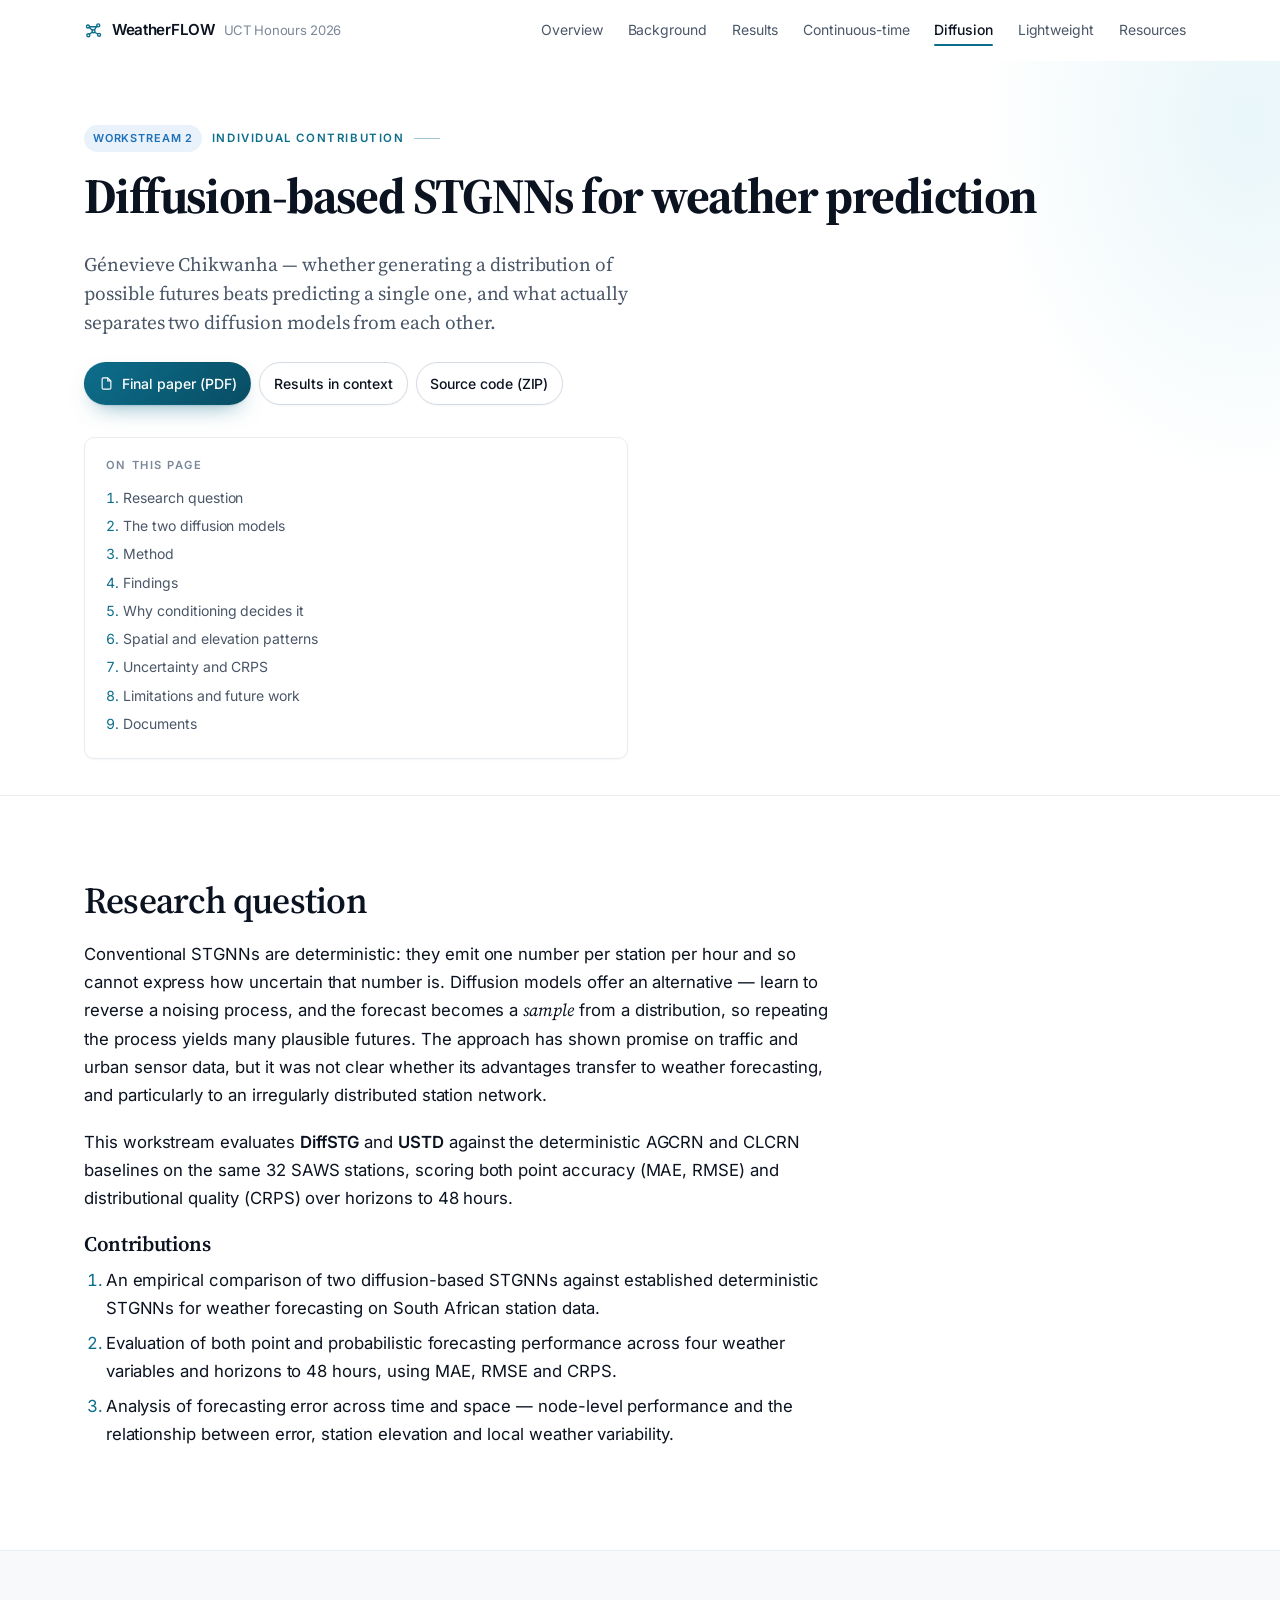
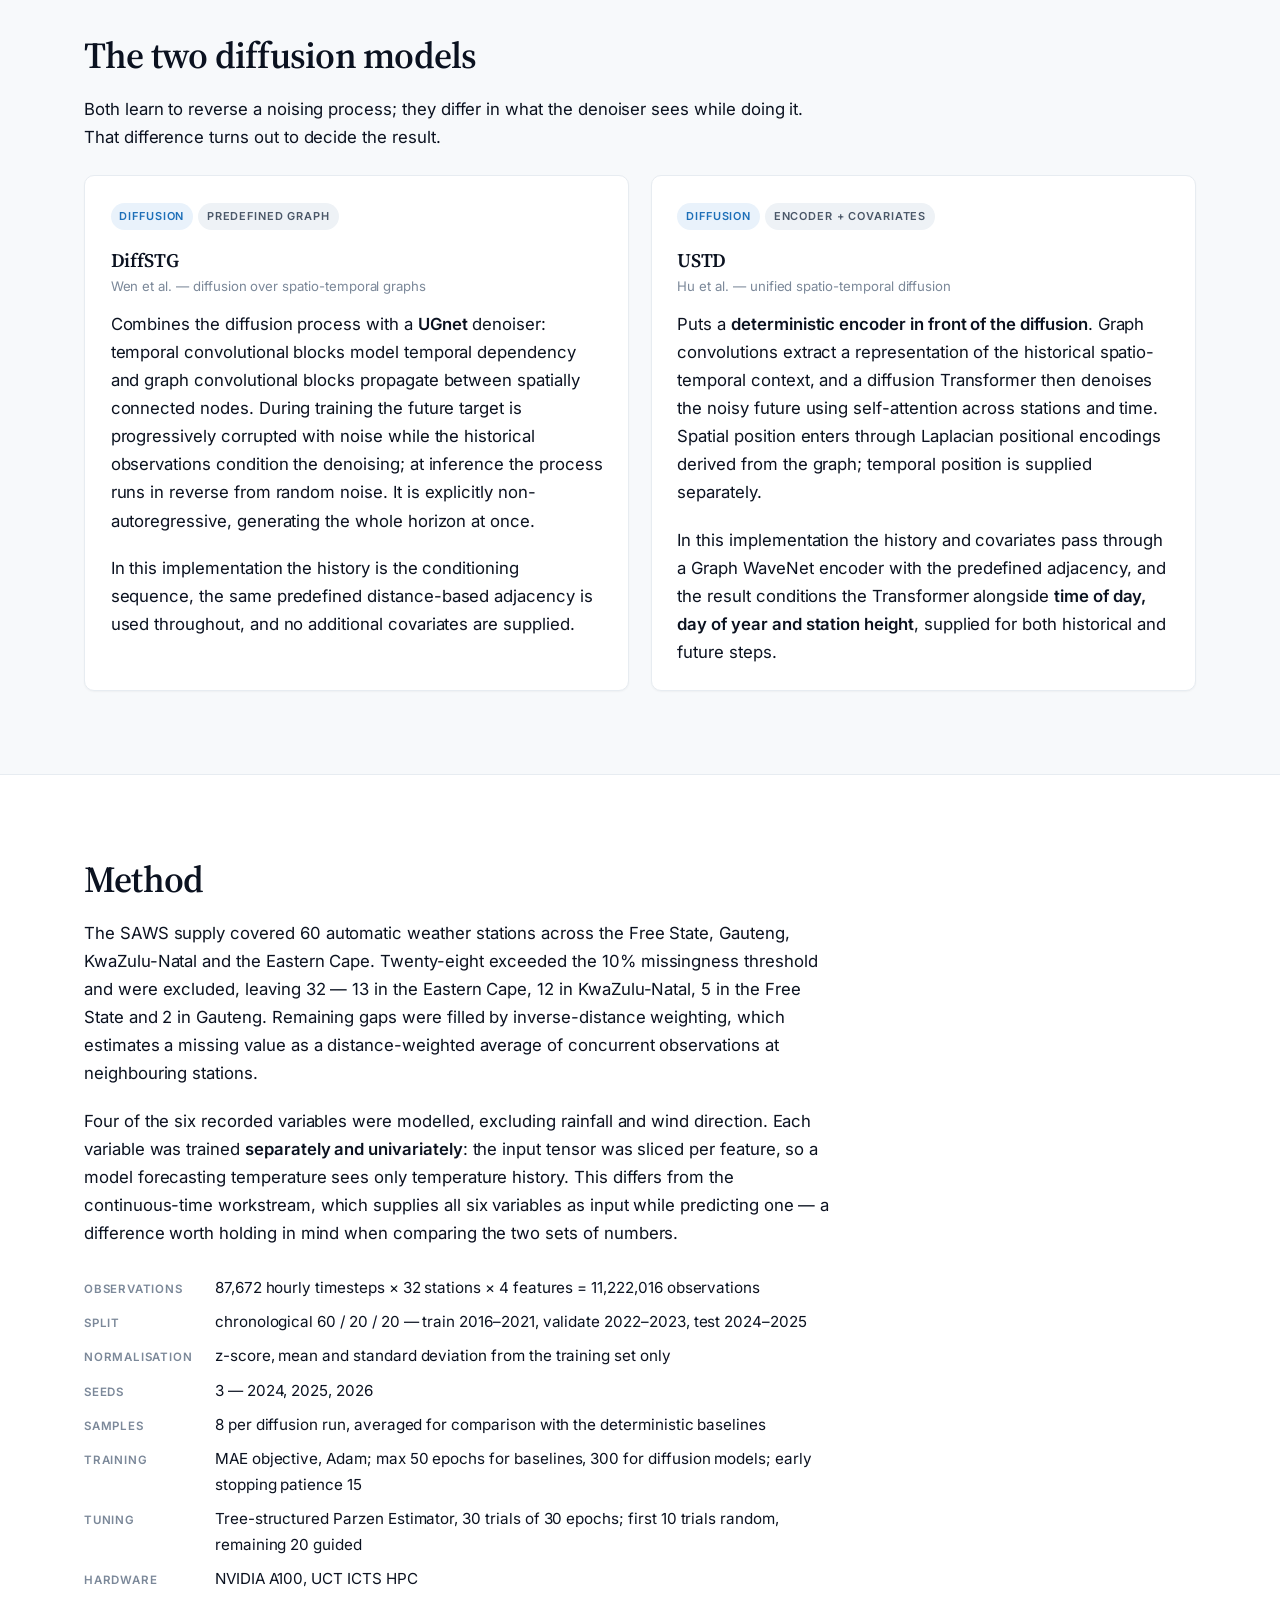
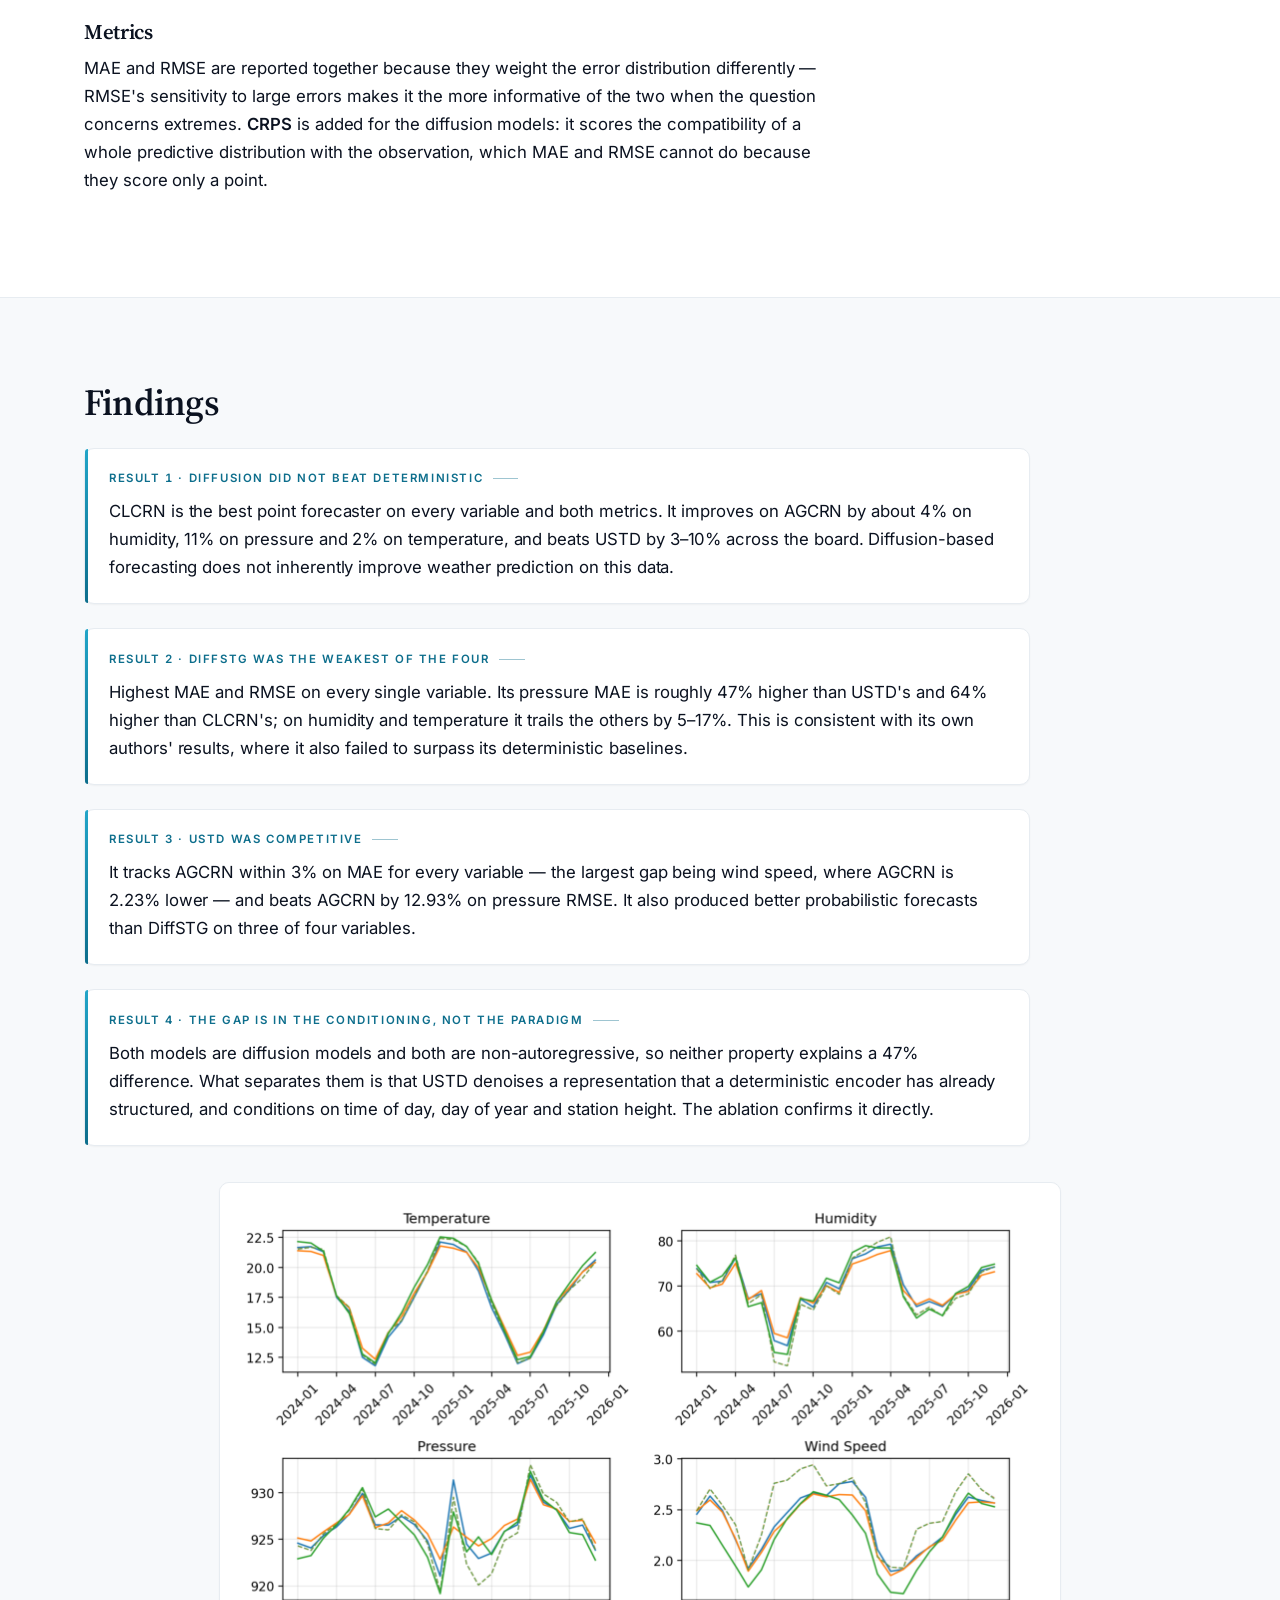
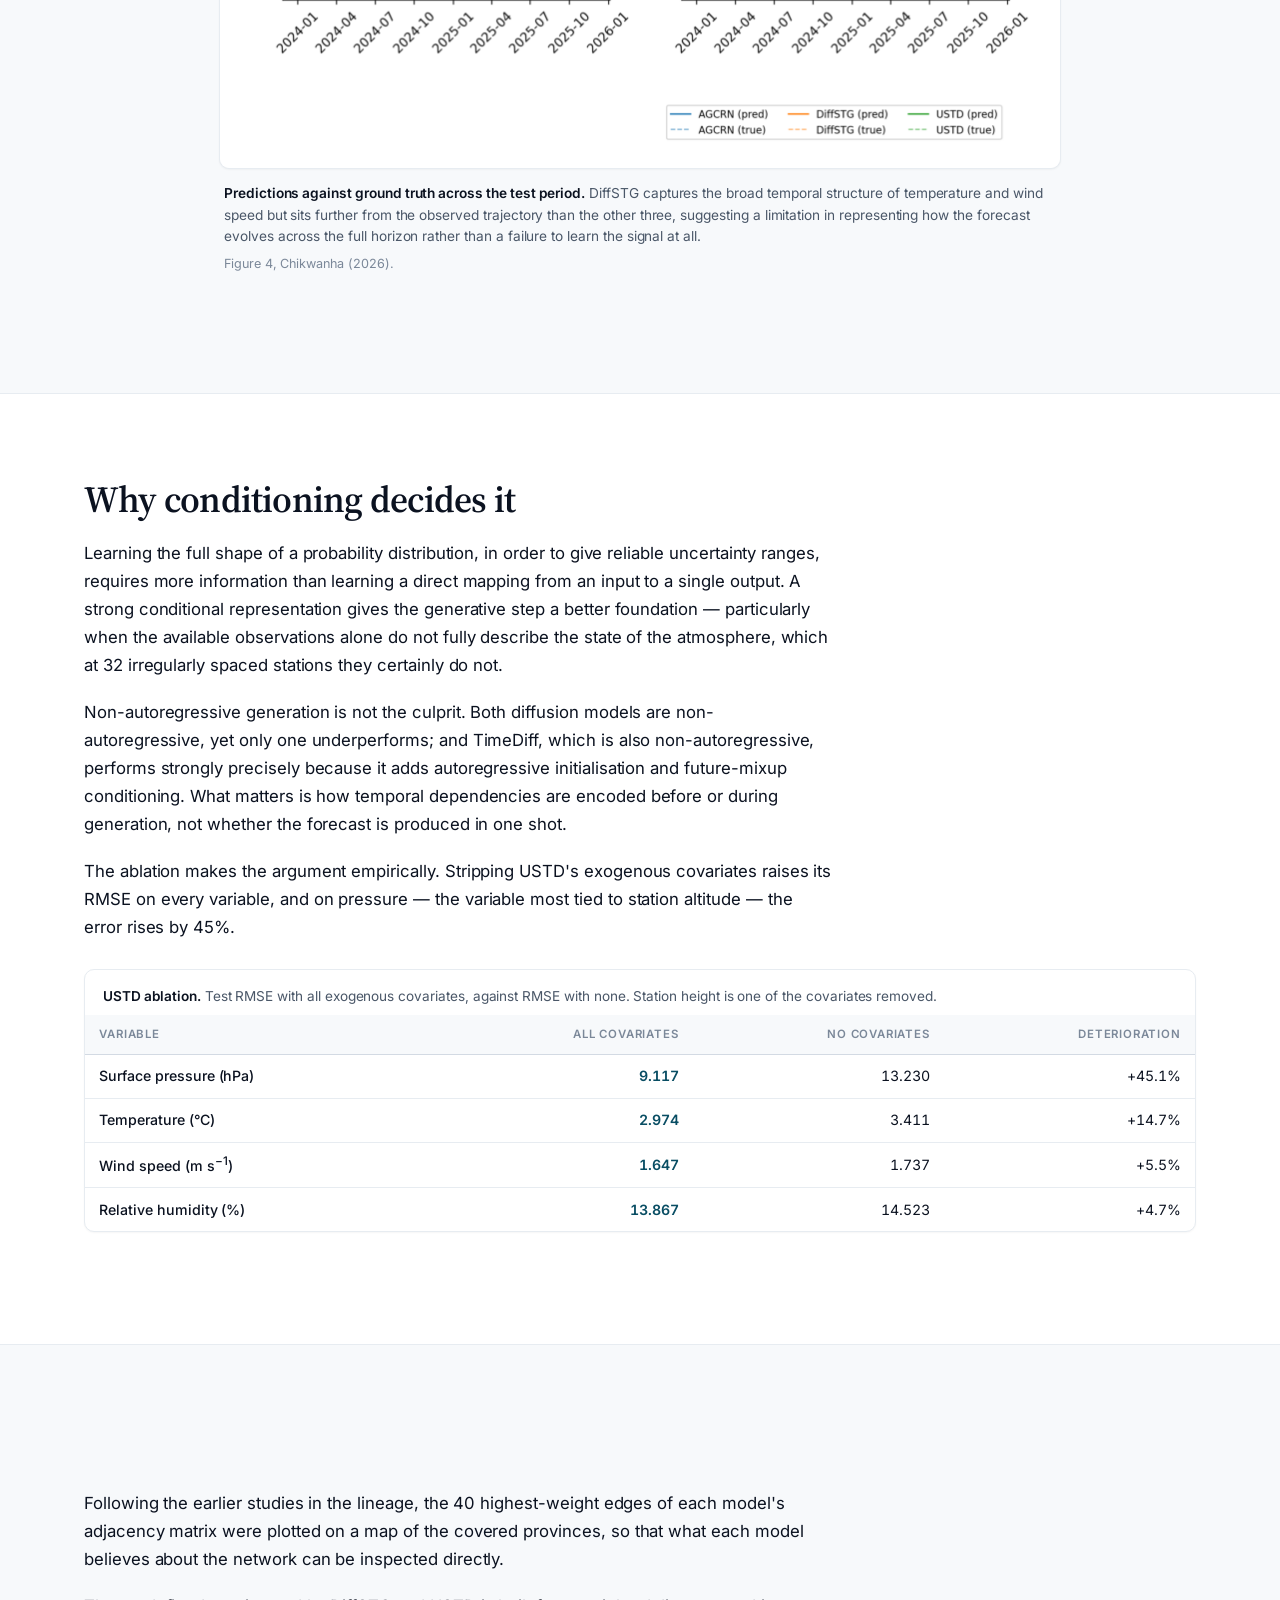
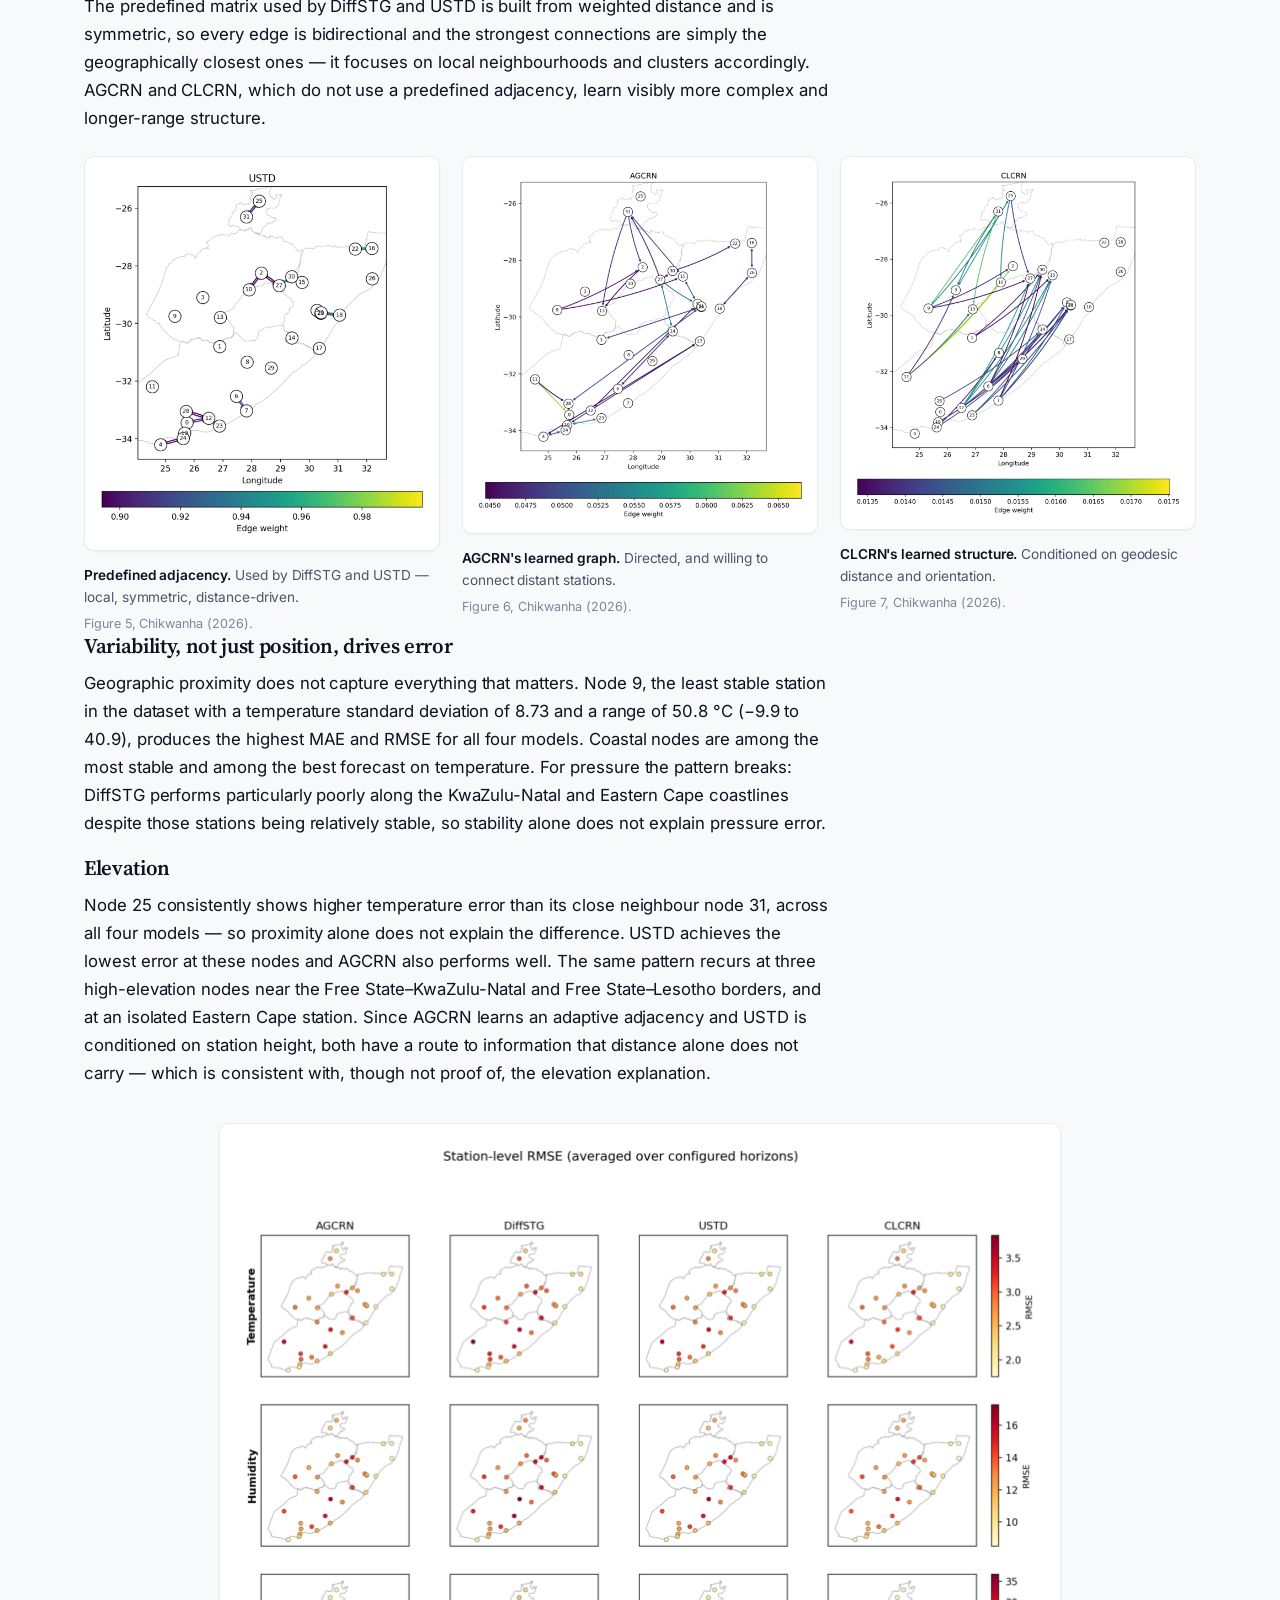
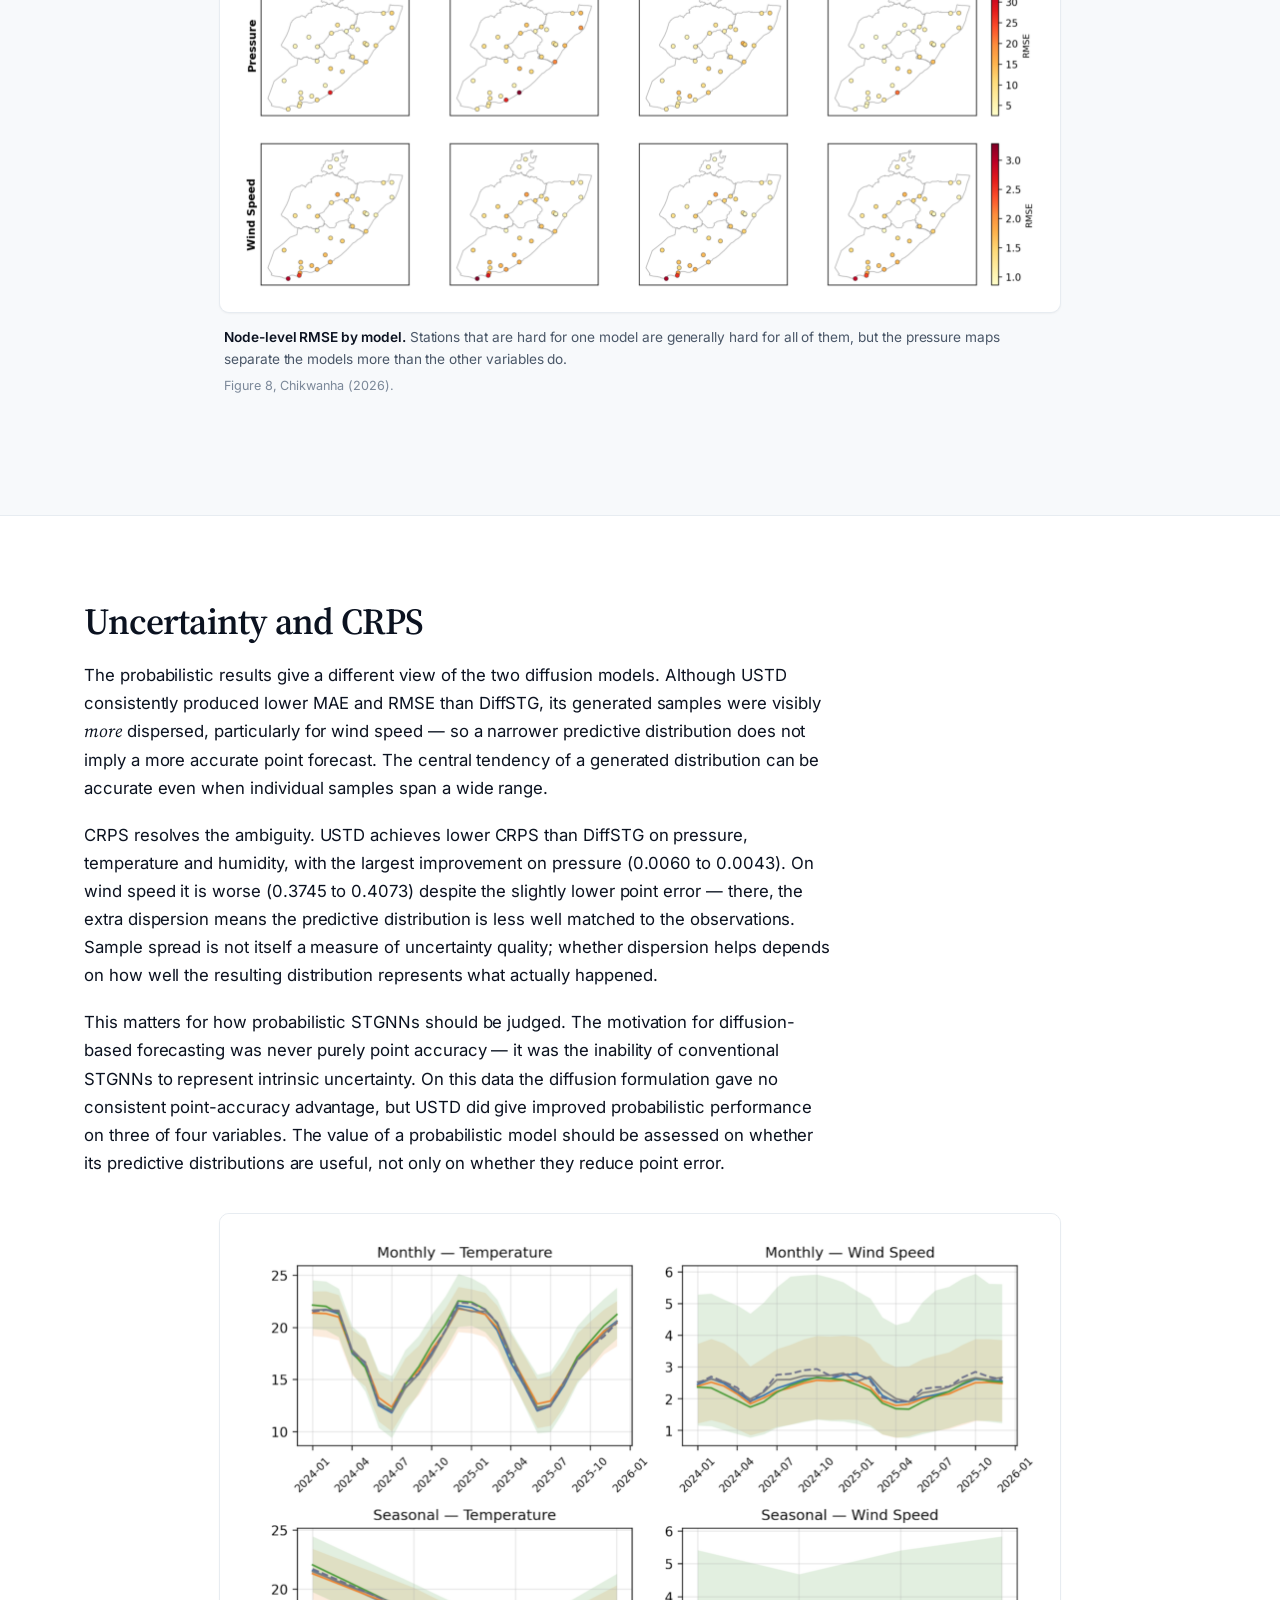
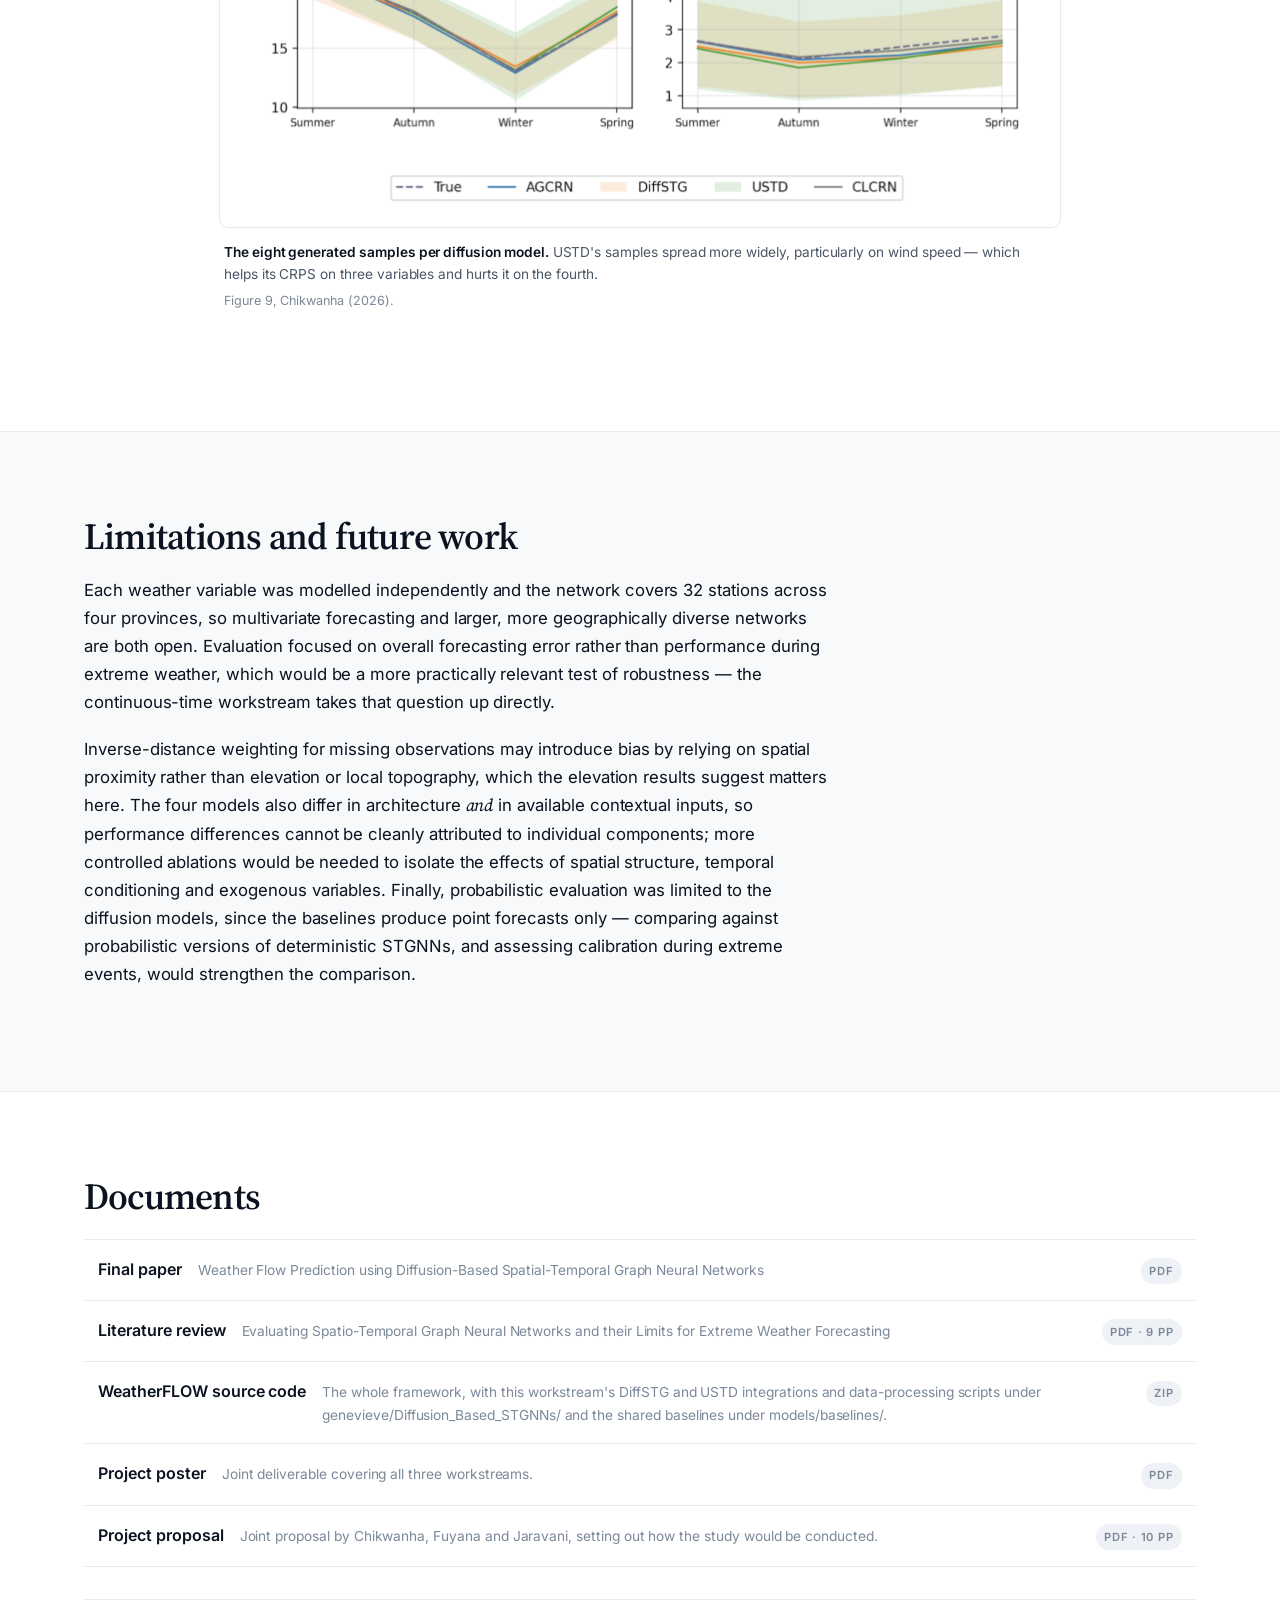
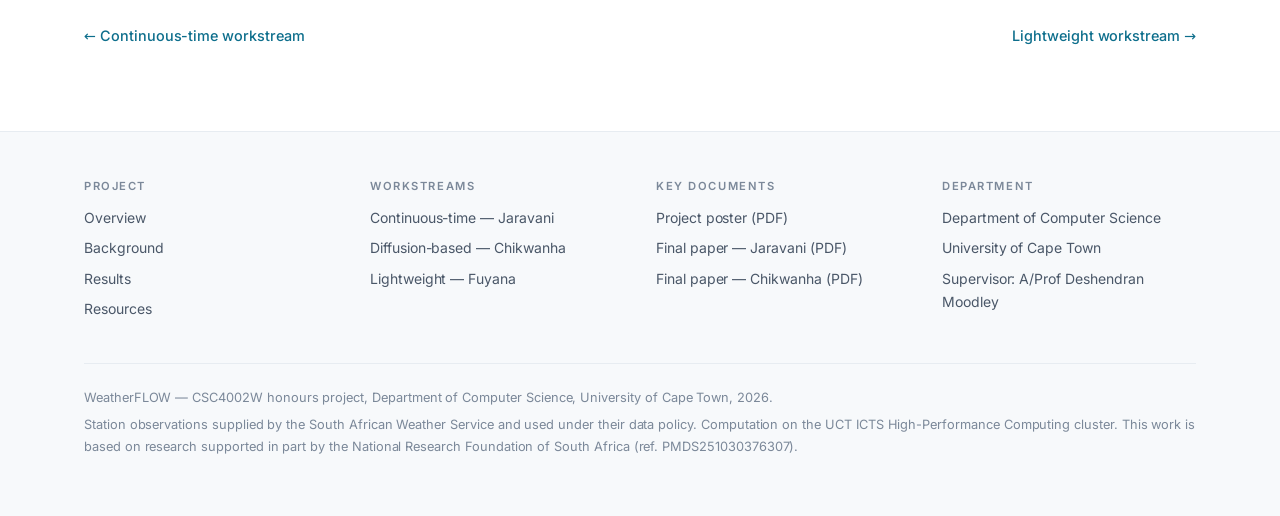
<file: diffusion.html>
<!DOCTYPE html>
<html lang="en">
<head>
<meta charset="utf-8">
<meta name="viewport" content="width=device-width, initial-scale=1">
<title>Diffusion-based STGNNs — WeatherFLOW</title>
<meta name="description" content="Génevieve Chikwanha — probabilistic diffusion models (DiffSTG, USTD) for weather forecasting on South African station data.">
<meta name="author" content="Génevieve Chikwanha, Zoleka Fuyana, Praise Jaravani">
<link rel="stylesheet" href="assets/css/main.css">
<link rel="icon" href="assets/img/favicon.svg" type="image/svg+xml">
<script>(function(d,w){var r=d.documentElement;r.classList.add("js");w.wfUnarm=function(){r.classList.remove("js");};setTimeout(function(){if(!w.wfReady)w.wfUnarm();},2000);})(document,window);</script>
</head>
<body>
<a class="skip-link" href="#main">Skip to content</a>
<header class="site-header">
<div class="wrap">
<a class="brand" href="index.html"><svg class="mark" viewBox="0 0 24 24" width="19" height="19" aria-hidden="true" focusable="false" fill="none" stroke="currentColor" stroke-width="1.7" stroke-linecap="round" stroke-linejoin="round"><circle cx="5" cy="7" r="1.9"/><circle cx="18" cy="5.5" r="1.9"/><circle cx="12" cy="13" r="1.9"/><circle cx="19" cy="17.5" r="1.9"/><circle cx="5.5" cy="18" r="1.9"/><path d="M6.6 8.2 10.6 11.8M16.2 6.4 13.2 11.3M13.5 14.2 17.2 16.4M10.4 14.2 6.8 16.6M6.9 7.3h9.3"/></svg><span>WeatherFLOW</span> <span class="sub">UCT&nbsp;Honours&nbsp;2026</span></a>
<nav class="site-nav" aria-label="Main">
<ul>
<li><a href="index.html">Overview</a></li>
<li><a href="background.html">Background</a></li>
<li><a href="results.html">Results</a></li>
<li><a href="continuous-time.html">Continuous-time</a></li>
<li><a href="diffusion.html" aria-current="page">Diffusion</a></li>
<li><a href="lightweight.html">Lightweight</a></li>
<li><a href="resources.html">Resources</a></li>
</ul>
</nav>
<div class="progress" aria-hidden="true"></div>
</div>
</header>
<main id="main">
<section class="page-head">
<div class="wrap">
<p class="eyebrow"><span class="tag diff">Workstream 2</span> Individual contribution</p>
<h1>Diffusion-based STGNNs for weather prediction</h1>
<p class="tagline">Génevieve Chikwanha &mdash; whether generating a distribution
of possible futures beats predicting a single one, and what actually separates
two diffusion models from each other.</p>

<ul class="pill-row" style="margin-top:1.6rem">
<li><a class="pill primary" href="assets/docs/final-paper-chikwanha.pdf">
<svg viewBox="0 0 24 24" fill="none" stroke="currentColor" stroke-width="1.8" stroke-linecap="round" stroke-linejoin="round" aria-hidden="true" focusable="false"><path d="M14 3H7a2 2 0 0 0-2 2v14a2 2 0 0 0 2 2h10a2 2 0 0 0 2-2V8zM14 3v5h5"/></svg>
Final paper (PDF)</a></li>
<li><a class="pill" href="results.html#diff">Results in context</a></li>
<li><a class="pill" href="assets/code/weatherflow-source.zip">Source code (ZIP)</a></li>
</ul>

<nav class="toc" aria-label="On this page">
<p>On this page</p>
<ol>
<li><a href="#question">Research question</a></li>
<li><a href="#models">The two diffusion models</a></li>
<li><a href="#method">Method</a></li>
<li><a href="#findings">Findings</a></li>
<li><a href="#conditioning">Why conditioning decides it</a></li>
<li><a href="#spatial">Spatial and elevation patterns</a></li>
<li><a href="#uncertainty">Uncertainty and CRPS</a></li>
<li><a href="#limits">Limitations and future work</a></li>
<li><a href="#docs">Documents</a></li>
</ol>
</nav>
</div>
</section>

<section id="question">
<div class="wrap">
<div class="prose">
<h2>Research question</h2>
<p>Conventional STGNNs are deterministic: they emit one number per station per
hour and so cannot express how uncertain that number is. Diffusion models offer
an alternative &mdash; learn to reverse a noising process, and the forecast
becomes a <em>sample</em> from a distribution, so repeating the process yields
many plausible futures. The approach has shown promise on traffic and urban
sensor data, but it was not clear whether its advantages transfer to weather
forecasting, and particularly to an irregularly distributed station network.</p>

<p>This workstream evaluates <strong>DiffSTG</strong> and <strong>USTD</strong>
against the deterministic AGCRN and CLCRN baselines on the same 32 SAWS stations,
scoring both point accuracy (MAE, RMSE) and distributional quality (CRPS) over
horizons to 48 hours.</p>

<h3>Contributions</h3>
<ol>
<li>An empirical comparison of two diffusion-based STGNNs against established
deterministic STGNNs for weather forecasting on South African station data.</li>
<li>Evaluation of both point and probabilistic forecasting performance across
four weather variables and horizons to 48 hours, using MAE, RMSE and CRPS.</li>
<li>Analysis of forecasting error across time and space &mdash; node-level
performance and the relationship between error, station elevation and local
weather variability.</li>
</ol>
</div>
</div>
</section>

<section class="band" id="models">
<div class="wrap">
<h2>The two diffusion models</h2>
<div class="prose">
<p>Both learn to reverse a noising process; they differ in what the denoiser sees
while doing it. That difference turns out to decide the result.</p>
</div>

<div class="grid two" style="margin-top:1.5rem">
<article class="card">
<p><span class="tag diff">Diffusion</span> <span class="tag">Predefined graph</span></p>
<h3>DiffSTG</h3>
<p class="who">Wen et al. &mdash; diffusion over spatio-temporal graphs</p>
<p>Combines the diffusion process with a <strong>UGnet</strong> denoiser:
temporal convolutional blocks model temporal dependency and graph convolutional
blocks propagate between spatially connected nodes. During training the future
target is progressively corrupted with noise while the historical observations
condition the denoising; at inference the process runs in reverse from random
noise. It is explicitly non-autoregressive, generating the whole horizon at once.</p>
<p>In this implementation the history is the conditioning sequence, the same
predefined distance-based adjacency is used throughout, and no additional
covariates are supplied.</p>
</article>

<article class="card">
<p><span class="tag diff">Diffusion</span> <span class="tag">Encoder + covariates</span></p>
<h3>USTD</h3>
<p class="who">Hu et al. &mdash; unified spatio-temporal diffusion</p>
<p>Puts a <strong>deterministic encoder in front of the diffusion</strong>. Graph
convolutions extract a representation of the historical spatio-temporal context,
and a diffusion Transformer then denoises the noisy future using self-attention
across stations and time. Spatial position enters through Laplacian positional
encodings derived from the graph; temporal position is supplied separately.</p>
<p>In this implementation the history and covariates pass through a Graph
WaveNet encoder with the predefined adjacency, and the result conditions the
Transformer alongside <strong>time of day, day of year and station
height</strong>, supplied for both historical and future steps.</p>
</article>
</div>
</div>
</section>

<section id="method">
<div class="wrap">
<h2>Method</h2>
<div class="prose">
<p>The SAWS supply covered 60 automatic weather stations across the Free State,
Gauteng, KwaZulu-Natal and the Eastern Cape. Twenty-eight exceeded the 10%
missingness threshold and were excluded, leaving 32 &mdash; 13 in the Eastern
Cape, 12 in KwaZulu-Natal, 5 in the Free State and 2 in Gauteng. Remaining gaps
were filled by inverse-distance weighting, which estimates a missing value as a
distance-weighted average of concurrent observations at neighbouring stations.</p>

<p>Four of the six recorded variables were modelled, excluding rainfall and wind
direction. Each variable was trained <strong>separately and univariately</strong>:
the input tensor was sliced per feature, so a model forecasting temperature sees
only temperature history. This differs from the continuous-time workstream, which
supplies all six variables as input while predicting one &mdash; a difference
worth holding in mind when comparing the two sets of numbers.</p>

<dl class="kv" style="margin:1.75rem 0">
<dt>Observations</dt><dd>87,672 hourly timesteps &times; 32 stations &times; 4 features = 11,222,016 observations</dd>
<dt>Split</dt><dd>chronological 60 / 20 / 20 &mdash; train 2016&ndash;2021, validate 2022&ndash;2023, test 2024&ndash;2025</dd>
<dt>Normalisation</dt><dd>z-score, mean and standard deviation from the training set only</dd>
<dt>Seeds</dt><dd>3 &mdash; 2024, 2025, 2026</dd>
<dt>Samples</dt><dd>8 per diffusion run, averaged for comparison with the deterministic baselines</dd>
<dt>Training</dt><dd>MAE objective, Adam; max 50 epochs for baselines, 300 for diffusion models; early stopping patience 15</dd>
<dt>Tuning</dt><dd>Tree-structured Parzen Estimator, 30 trials of 30 epochs; first 10 trials random, remaining 20 guided</dd>
<dt>Hardware</dt><dd>NVIDIA A100, UCT ICTS HPC</dd>
</dl>

<h3>Metrics</h3>
<p>MAE and RMSE are reported together because they weight the error distribution
differently &mdash; RMSE's sensitivity to large errors makes it the more
informative of the two when the question concerns extremes. <strong>CRPS</strong>
is added for the diffusion models: it scores the compatibility of a whole
predictive distribution with the observation, which MAE and RMSE cannot do
because they score only a point.</p>
</div>
</div>
</section>

<section class="band" id="findings">
<div class="wrap">
<h2>Findings</h2>
<div class="prose-wide">

<div class="finding">
<p class="eyebrow">Result 1 &middot; Diffusion did not beat deterministic</p>
<p>CLCRN is the best point forecaster on every variable and both metrics. It
improves on AGCRN by about 4% on humidity, 11% on pressure and 2% on
temperature, and beats USTD by 3&ndash;10% across the board. Diffusion-based
forecasting does not inherently improve weather prediction on this data.</p>
</div>

<div class="finding">
<p class="eyebrow">Result 2 &middot; DiffSTG was the weakest of the four</p>
<p>Highest MAE and RMSE on every single variable. Its pressure MAE is roughly
47% higher than USTD's and 64% higher than CLCRN's; on humidity and temperature
it trails the others by 5&ndash;17%. This is consistent with its own authors'
results, where it also failed to surpass its deterministic baselines.</p>
</div>

<div class="finding">
<p class="eyebrow">Result 3 &middot; USTD was competitive</p>
<p>It tracks AGCRN within 3% on MAE for every variable &mdash; the largest gap
being wind speed, where AGCRN is 2.23% lower &mdash; and beats AGCRN by 12.93%
on pressure RMSE. It also produced better probabilistic forecasts than DiffSTG on
three of four variables.</p>
</div>

<div class="finding">
<p class="eyebrow">Result 4 &middot; The gap is in the conditioning, not the paradigm</p>
<p>Both models are diffusion models and both are non-autoregressive, so neither
property explains a 47% difference. What separates them is that USTD denoises a
representation that a deterministic encoder has already structured, and
conditions on time of day, day of year and station height. The ablation confirms
it directly.</p>
</div>

</div>

<figure>
<img src="assets/img/figures/chikwanha-fig4.png" width="842" height="587"
  alt="Four line charts showing each model's monthly predicted values against the ground truth for temperature, humidity, pressure and wind speed across the 2024 to 2025 test period. All models track the seasonal shape; DiffSTG deviates furthest from the observed trajectory.">
<figcaption><b>Predictions against ground truth across the test period.</b>
DiffSTG captures the broad temporal structure of temperature and wind speed but
sits further from the observed trajectory than the other three, suggesting a
limitation in representing how the forecast evolves across the full horizon
rather than a failure to learn the signal at all.
<span class="src">Figure 4, Chikwanha (2026).</span></figcaption>
</figure>
</div>
</section>

<section id="conditioning">
<div class="wrap">
<div class="prose">
<h2>Why conditioning decides it</h2>
<p>Learning the full shape of a probability distribution, in order to give
reliable uncertainty ranges, requires more information than learning a direct
mapping from an input to a single output. A strong conditional representation
gives the generative step a better foundation &mdash; particularly when the
available observations alone do not fully describe the state of the atmosphere,
which at 32 irregularly spaced stations they certainly do not.</p>

<p>Non-autoregressive generation is not the culprit. Both diffusion models are
non-autoregressive, yet only one underperforms; and TimeDiff, which is also
non-autoregressive, performs strongly precisely because it adds autoregressive
initialisation and future-mixup conditioning. What matters is how temporal
dependencies are encoded before or during generation, not whether the forecast
is produced in one shot.</p>

<p>The ablation makes the argument empirically. Stripping USTD's exogenous
covariates raises its RMSE on every variable, and on pressure &mdash; the
variable most tied to station altitude &mdash; the error rises by 45%.</p>
</div>

<div class="table-scroll">
<table>
<caption><b>USTD ablation.</b> Test RMSE with all exogenous covariates, against
RMSE with none. Station height is one of the covariates removed.</caption>
<thead>
<tr><th scope="col">Variable</th><th scope="col">All covariates</th><th scope="col">No covariates</th><th scope="col">Deterioration</th></tr>
</thead>
<tbody>
<tr><th scope="row">Surface pressure (hPa)</th><td class="best">9.117</td><td>13.230</td><td>+45.1%</td></tr>
<tr><th scope="row">Temperature (&deg;C)</th><td class="best">2.974</td><td>3.411</td><td>+14.7%</td></tr>
<tr><th scope="row">Wind speed (m s<sup>&minus;1</sup>)</th><td class="best">1.647</td><td>1.737</td><td>+5.5%</td></tr>
<tr><th scope="row">Relative humidity (%)</th><td class="best">13.867</td><td>14.523</td><td>+4.7%</td></tr>
</tbody>
</table>
</div>
</div>
</section>

<section class="band" id="spatial">
<div class="wrap">
<h2>Spatial and elevation patterns</h2>
<div class="prose">
<p>Following the earlier studies in the lineage, the 40 highest-weight edges of
each model's adjacency matrix were plotted on a map of the covered provinces, so
that what each model believes about the network can be inspected directly.</p>

<p>The predefined matrix used by DiffSTG and USTD is built from weighted distance
and is symmetric, so every edge is bidirectional and the strongest connections
are simply the geographically closest ones &mdash; it focuses on local
neighbourhoods and clusters accordingly. AGCRN and CLCRN, which do not use a
predefined adjacency, learn visibly more complex and longer-range structure.</p>
</div>

<div class="grid three" style="margin-top:1.5rem">
<figure style="margin:0">
<img src="assets/img/figures/chikwanha-fig5.png" width="642" height="712"
  alt="Map of the eastern provinces with 32 numbered station nodes; the 40 strongest edges of the predefined adjacency matrix connect only geographically adjacent stations in tight local clusters.">
<figcaption><b>Predefined adjacency.</b> Used by DiffSTG and USTD &mdash; local,
symmetric, distance-driven.
<span class="src">Figure 5, Chikwanha (2026).</span></figcaption>
</figure>
<figure style="margin:0">
<img src="assets/img/figures/chikwanha-fig6.png" width="642" height="681"
  alt="Map of the same station network showing AGCRN's learned adjacency as directed arrows, including many long-range connections between distant stations.">
<figcaption><b>AGCRN's learned graph.</b> Directed, and willing to connect
distant stations.
<span class="src">Figure 6, Chikwanha (2026).</span></figcaption>
</figure>
<figure style="margin:0">
<img src="assets/img/figures/chikwanha-fig7.png" width="642" height="674"
  alt="Map of the same station network showing CLCRN's learned spatial node embeddings as directed arrows between stations.">
<figcaption><b>CLCRN's learned structure.</b> Conditioned on geodesic distance
and orientation.
<span class="src">Figure 7, Chikwanha (2026).</span></figcaption>
</figure>
</div>

<div class="prose">
<h3>Variability, not just position, drives error</h3>
<p>Geographic proximity does not capture everything that matters. Node 9, the
least stable station in the dataset with a temperature standard deviation of 8.73
and a range of 50.8&nbsp;&deg;C (&minus;9.9 to 40.9), produces the highest MAE and
RMSE for all four models. Coastal nodes are among the most stable and among the
best forecast on temperature. For pressure the pattern breaks: DiffSTG performs
particularly poorly along the KwaZulu-Natal and Eastern Cape coastlines despite
those stations being relatively stable, so stability alone does not explain
pressure error.</p>

<h3>Elevation</h3>
<p>Node 25 consistently shows higher temperature error than its close neighbour
node 31, across all four models &mdash; so proximity alone does not explain the
difference. USTD achieves the lowest error at these nodes and AGCRN also performs
well. The same pattern recurs at three high-elevation nodes near the Free
State&ndash;KwaZulu-Natal and Free State&ndash;Lesotho borders, and at an
isolated Eastern Cape station. Since AGCRN learns an adaptive adjacency and USTD
is conditioned on station height, both have a route to information that distance
alone does not carry &mdash; which is consistent with, though not proof of, the
elevation explanation.</p>
</div>

<figure>
<img src="assets/img/figures/chikwanha-fig8.png" width="842" height="790"
  alt="A grid of four maps of the covered provinces, one per model, with node-specific RMSE values overlaid on each station position.">
<figcaption><b>Node-level RMSE by model.</b> Stations that are hard for one model
are generally hard for all of them, but the pressure maps separate the models
more than the other variables do.
<span class="src">Figure 8, Chikwanha (2026).</span></figcaption>
</figure>
</div>
</section>

<section id="uncertainty">
<div class="wrap">
<div class="prose">
<h2>Uncertainty and CRPS</h2>
<p>The probabilistic results give a different view of the two diffusion models.
Although USTD consistently produced lower MAE and RMSE than DiffSTG, its
generated samples were visibly <em>more</em> dispersed, particularly for wind
speed &mdash; so a narrower predictive distribution does not imply a more
accurate point forecast. The central tendency of a generated distribution can be
accurate even when individual samples span a wide range.</p>

<p>CRPS resolves the ambiguity. USTD achieves lower CRPS than DiffSTG on
pressure, temperature and humidity, with the largest improvement on pressure
(0.0060 to 0.0043). On wind speed it is worse (0.3745 to 0.4073) despite the
slightly lower point error &mdash; there, the extra dispersion means the
predictive distribution is less well matched to the observations. Sample spread
is not itself a measure of uncertainty quality; whether dispersion helps depends
on how well the resulting distribution represents what actually happened.</p>

<p>This matters for how probabilistic STGNNs should be judged. The motivation for
diffusion-based forecasting was never purely point accuracy &mdash; it was the
inability of conventional STGNNs to represent intrinsic uncertainty. On this
data the diffusion formulation gave no consistent point-accuracy advantage, but
USTD did give improved probabilistic performance on three of four variables. The
value of a probabilistic model should be assessed on whether its predictive
distributions are useful, not only on whether they reduce point error.</p>
</div>

<figure>
<img src="assets/img/figures/chikwanha-fig9.png" width="842" height="615"
  alt="Two charts comparing predicted against true values for wind speed and temperature, with the eight individual samples generated by each diffusion model shown as a spread around the mean prediction. USTD's samples are visibly more dispersed for wind speed.">
<figcaption><b>The eight generated samples per diffusion model.</b> USTD's
samples spread more widely, particularly on wind speed &mdash; which helps its
CRPS on three variables and hurts it on the fourth.
<span class="src">Figure 9, Chikwanha (2026).</span></figcaption>
</figure>
</div>
</section>

<section class="band" id="limits">
<div class="wrap">
<div class="prose">
<h2>Limitations and future work</h2>
<p>Each weather variable was modelled independently and the network covers 32
stations across four provinces, so multivariate forecasting and larger, more
geographically diverse networks are both open. Evaluation focused on overall
forecasting error rather than performance during extreme weather, which would be
a more practically relevant test of robustness &mdash; the continuous-time
workstream takes that question up directly.</p>

<p>Inverse-distance weighting for missing observations may introduce bias by
relying on spatial proximity rather than elevation or local topography, which the
elevation results suggest matters here. The four models also differ in
architecture <em>and</em> in available contextual inputs, so performance
differences cannot be cleanly attributed to individual components; more
controlled ablations would be needed to isolate the effects of spatial structure,
temporal conditioning and exogenous variables. Finally, probabilistic evaluation
was limited to the diffusion models, since the baselines produce point forecasts
only &mdash; comparing against probabilistic versions of deterministic STGNNs,
and assessing calibration during extreme events, would strengthen the
comparison.</p>
</div>
</div>
</section>

<section id="docs">
<div class="wrap">
<h2>Documents</h2>
<ul class="doclist">
<li><a href="assets/docs/final-paper-chikwanha.pdf">
  <span class="t">Final paper</span>
  <span class="d">Weather Flow Prediction using Diffusion-Based Spatial-Temporal Graph Neural Networks</span>
  <span class="meta">PDF</span></a></li>
<li><a href="assets/docs/lit-review-chikwanha.pdf">
  <span class="t">Literature review</span>
  <span class="d">Evaluating Spatio-Temporal Graph Neural Networks and their Limits for Extreme Weather Forecasting</span>
  <span class="meta">PDF &middot; 9 pp</span></a></li>
<li><a href="assets/code/weatherflow-source.zip">
  <span class="t">WeatherFLOW source code</span>
  <span class="d">The whole framework, with this workstream's DiffSTG and USTD integrations and data-processing scripts under genevieve/Diffusion_Based_STGNNs/ and the shared baselines under models/baselines/.</span>
  <span class="meta">ZIP</span></a></li>
<li><a href="assets/docs/weatherflow-poster.pdf">
  <span class="t">Project poster</span>
  <span class="d">Joint deliverable covering all three workstreams.</span>
  <span class="meta">PDF</span></a></li>
<li><a href="assets/docs/project-proposal.pdf">
  <span class="t">Project proposal</span>
  <span class="d">Joint proposal by Chikwanha, Fuyana and Jaravani, setting out how the study would be conducted.</span>
  <span class="meta">PDF &middot; 10 pp</span></a></li>
</ul>

<div class="next-prev">
<span><a href="continuous-time.html">&larr; Continuous-time workstream</a></span>
<span><a href="lightweight.html">Lightweight workstream &rarr;</a></span>
</div>
</div>
</section>
</main>
<footer class="site-footer">
<div class="wrap">
<div class="cols">
<div>
<h2>Project</h2>
<ul>
<li><a href="index.html">Overview</a></li>
<li><a href="background.html">Background</a></li>
<li><a href="results.html">Results</a></li>
<li><a href="resources.html">Resources</a></li>
</ul>
</div>
<div>
<h2>Workstreams</h2>
<ul>
<li><a href="continuous-time.html">Continuous-time &mdash; Jaravani</a></li>
<li><a href="diffusion.html">Diffusion-based &mdash; Chikwanha</a></li>
<li><a href="lightweight.html">Lightweight &mdash; Fuyana</a></li>
</ul>
</div>
<div>
<h2>Key documents</h2>
<ul>
<li><a href="assets/docs/weatherflow-poster.pdf">Project poster (PDF)</a></li>
<li><a href="assets/docs/final-paper-jaravani.pdf">Final paper &mdash; Jaravani (PDF)</a></li>
<li><a href="assets/docs/final-paper-chikwanha.pdf">Final paper &mdash; Chikwanha (PDF)</a></li>
</ul>
</div>
<div>
<h2>Department</h2>
<ul>
<li>Department of Computer Science</li>
<li>University of Cape Town</li>
<li>Supervisor: A/Prof Deshendran Moodley</li>
</ul>
</div>
</div>
<div class="colophon">
<p>WeatherFLOW &mdash; CSC4002W honours project, Department of Computer Science,
University of Cape Town, 2026.</p>
<p>Station observations supplied by the South African Weather Service and used
under their data policy. Computation on the UCT ICTS High-Performance Computing
cluster. This work is based on research supported in part by the National
Research Foundation of South Africa (ref. PMDS251030376307).</p>
</div>
</div>
</footer>
<script src="assets/js/main.js" defer></script>
</body>
</html>
</file>
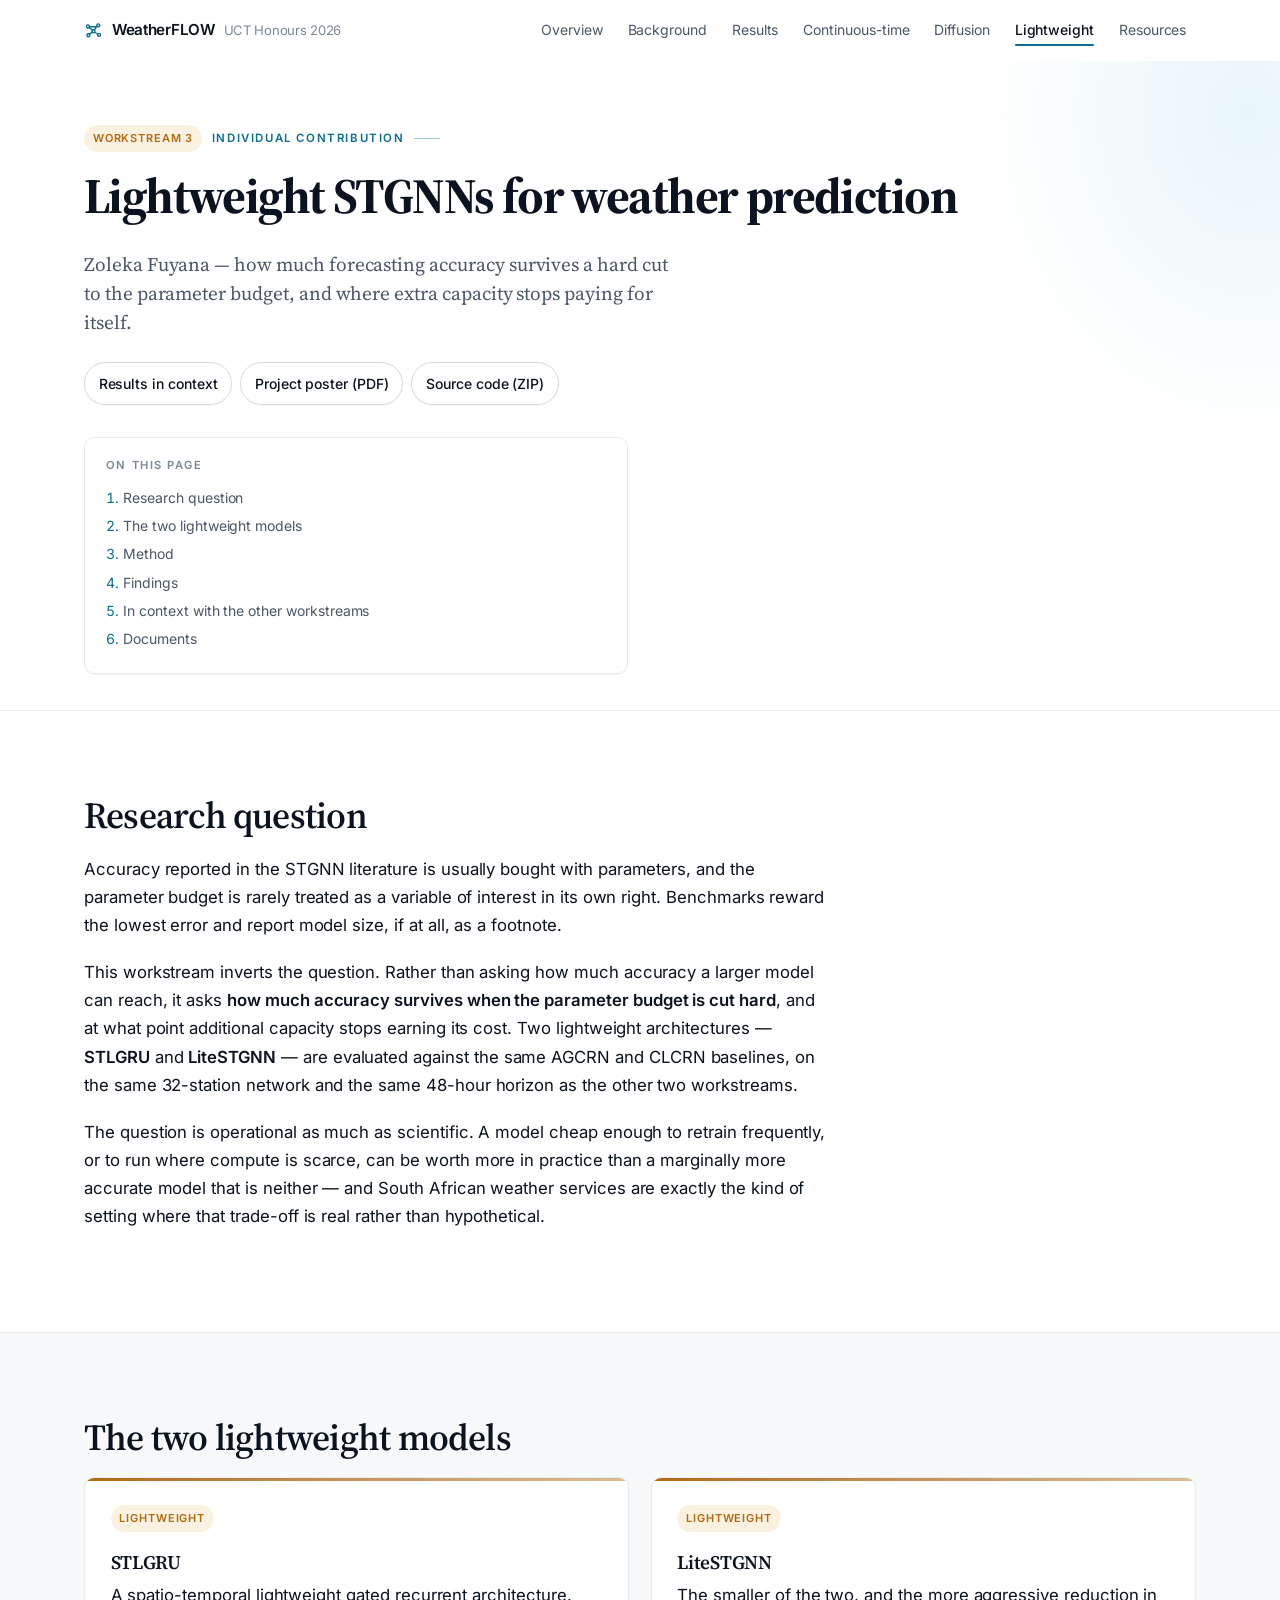
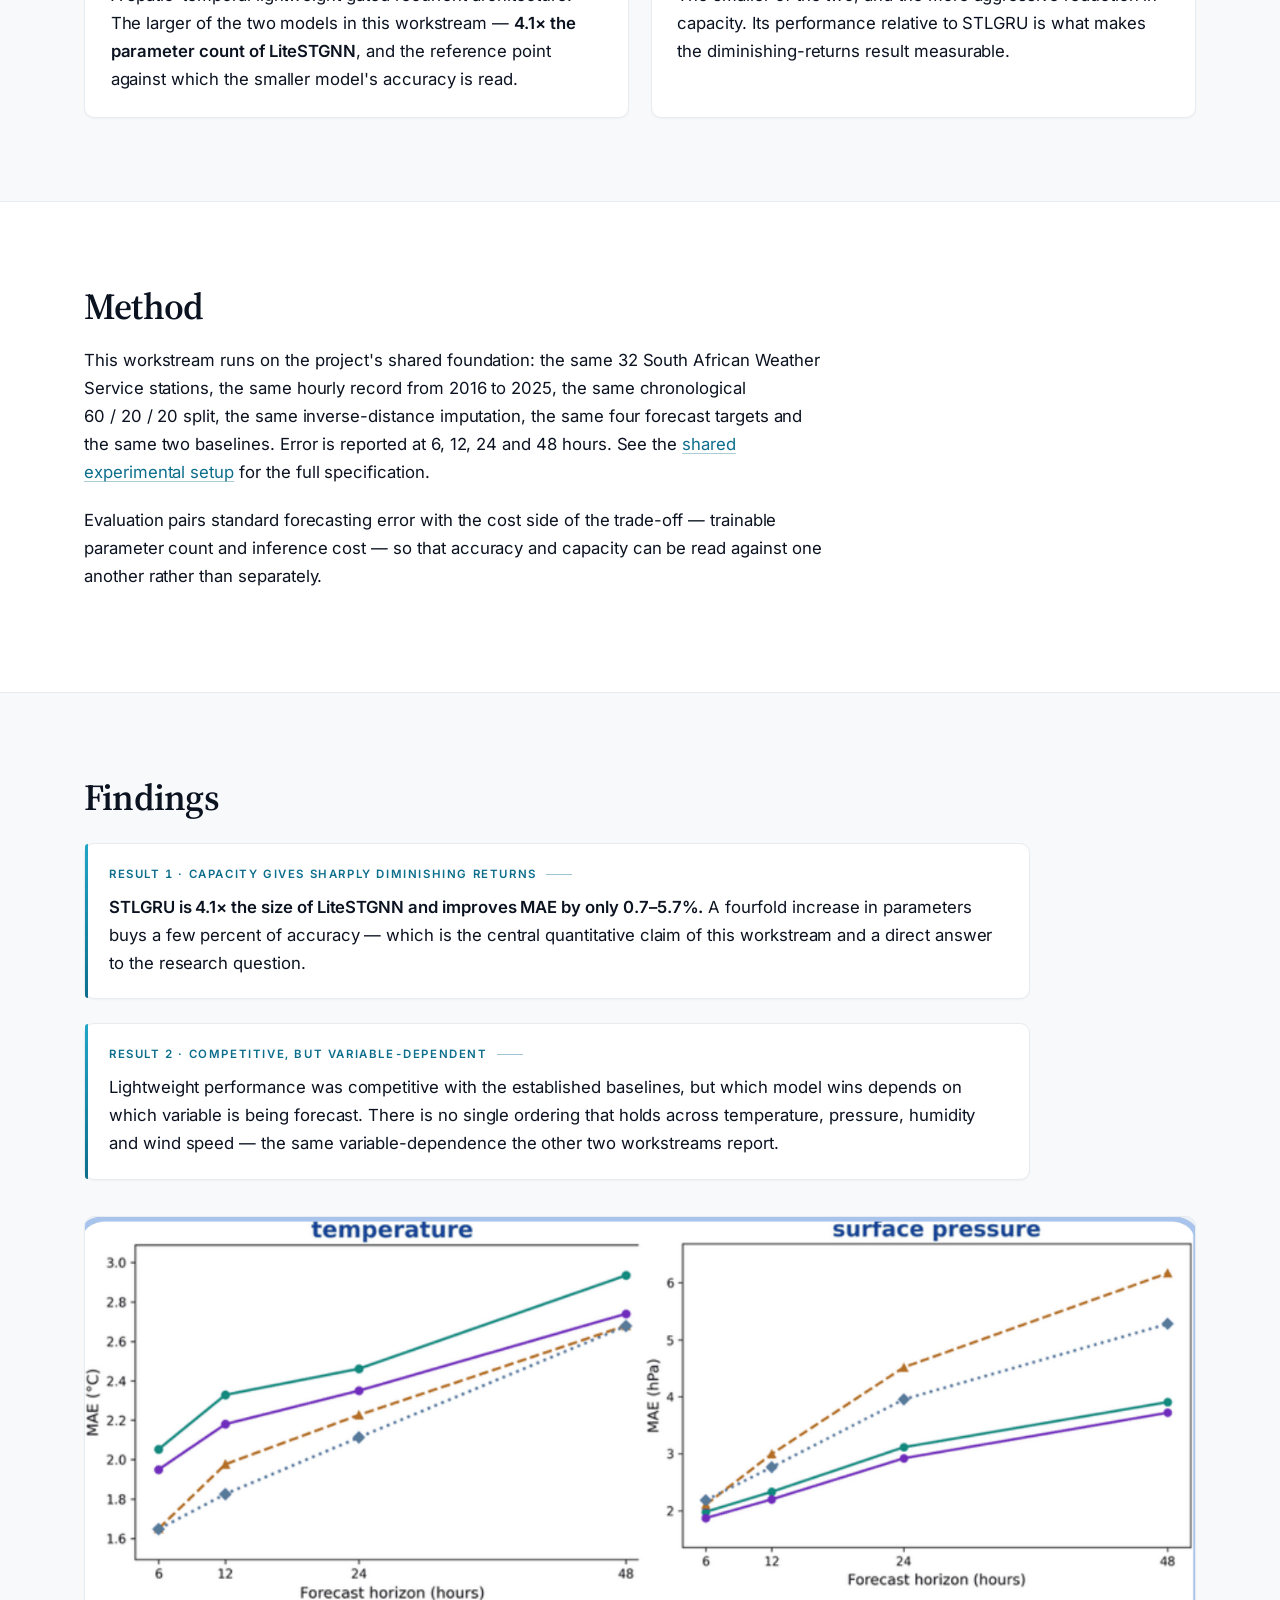
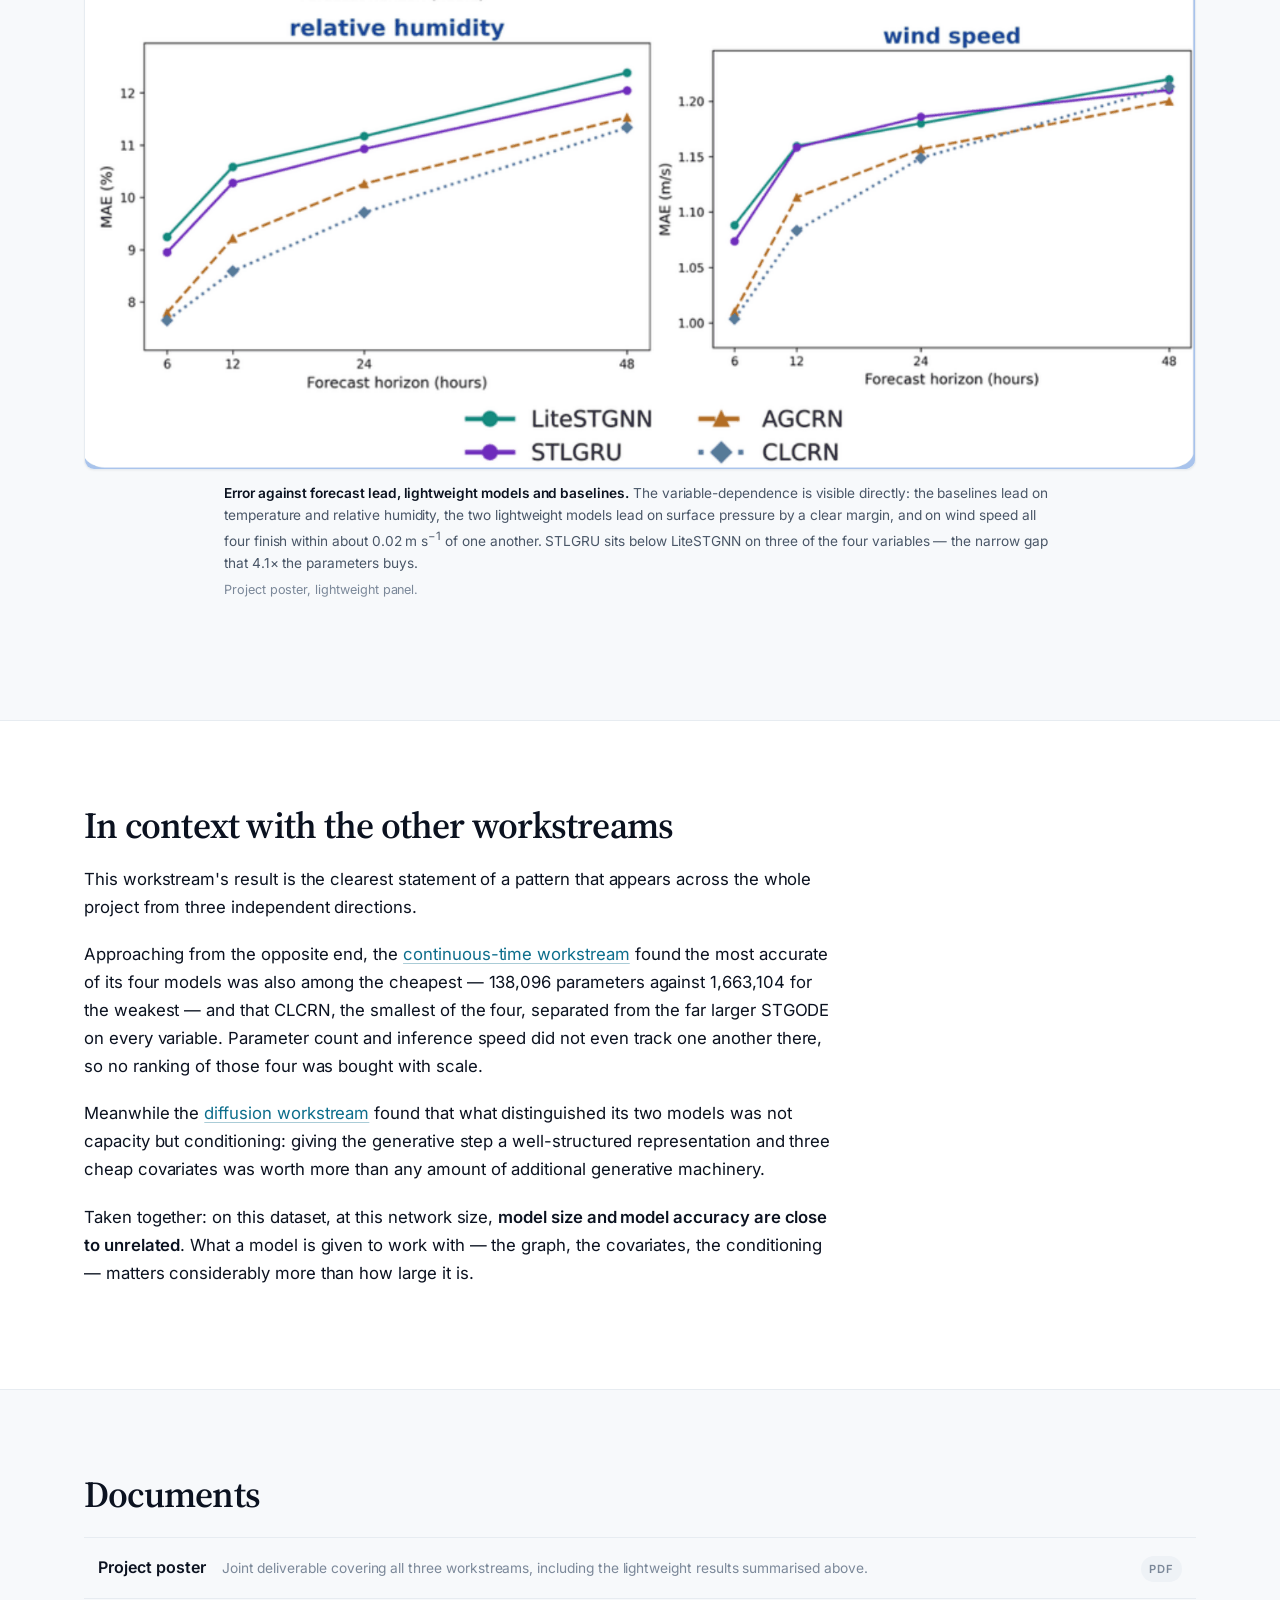
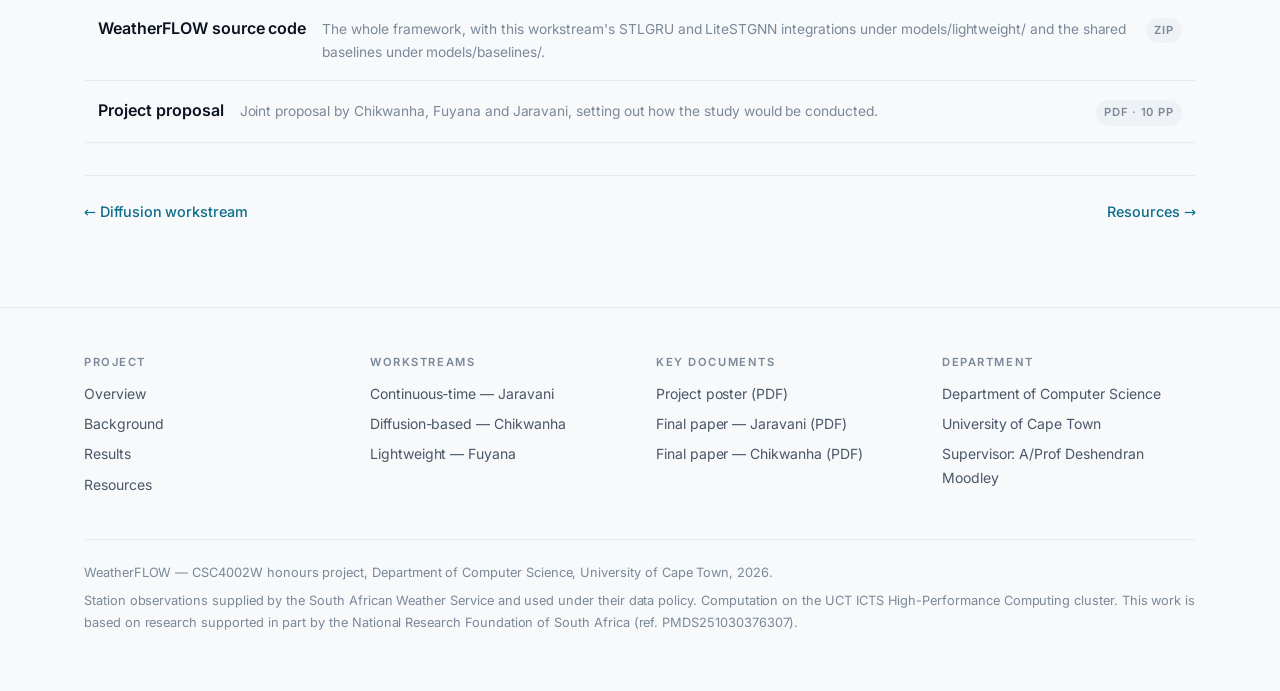
<file: lightweight.html>
<!DOCTYPE html>
<html lang="en">
<head>
<meta charset="utf-8">
<meta name="viewport" content="width=device-width, initial-scale=1">
<title>Lightweight STGNNs — WeatherFLOW</title>
<meta name="description" content="Zoleka Fuyana — parameter-efficient spatio-temporal graph models (STLGRU, LiteSTGNN) for weather forecasting on South African station data.">
<meta name="author" content="Génevieve Chikwanha, Zoleka Fuyana, Praise Jaravani">
<link rel="stylesheet" href="assets/css/main.css">
<link rel="icon" href="assets/img/favicon.svg" type="image/svg+xml">
<script>(function(d,w){var r=d.documentElement;r.classList.add("js");w.wfUnarm=function(){r.classList.remove("js");};setTimeout(function(){if(!w.wfReady)w.wfUnarm();},2000);})(document,window);</script>
</head>
<body>
<a class="skip-link" href="#main">Skip to content</a>
<header class="site-header">
<div class="wrap">
<a class="brand" href="index.html"><svg class="mark" viewBox="0 0 24 24" width="19" height="19" aria-hidden="true" focusable="false" fill="none" stroke="currentColor" stroke-width="1.7" stroke-linecap="round" stroke-linejoin="round"><circle cx="5" cy="7" r="1.9"/><circle cx="18" cy="5.5" r="1.9"/><circle cx="12" cy="13" r="1.9"/><circle cx="19" cy="17.5" r="1.9"/><circle cx="5.5" cy="18" r="1.9"/><path d="M6.6 8.2 10.6 11.8M16.2 6.4 13.2 11.3M13.5 14.2 17.2 16.4M10.4 14.2 6.8 16.6M6.9 7.3h9.3"/></svg><span>WeatherFLOW</span> <span class="sub">UCT&nbsp;Honours&nbsp;2026</span></a>
<nav class="site-nav" aria-label="Main">
<ul>
<li><a href="index.html">Overview</a></li>
<li><a href="background.html">Background</a></li>
<li><a href="results.html">Results</a></li>
<li><a href="continuous-time.html">Continuous-time</a></li>
<li><a href="diffusion.html">Diffusion</a></li>
<li><a href="lightweight.html" aria-current="page">Lightweight</a></li>
<li><a href="resources.html">Resources</a></li>
</ul>
</nav>
<div class="progress" aria-hidden="true"></div>
</div>
</header>
<main id="main">
<section class="page-head">
<div class="wrap">
<p class="eyebrow"><span class="tag light">Workstream 3</span> Individual contribution</p>
<h1>Lightweight STGNNs for weather prediction</h1>
<p class="tagline">Zoleka Fuyana &mdash; how much forecasting accuracy survives a
hard cut to the parameter budget, and where extra capacity stops paying for
itself.</p>

<ul class="pill-row" style="margin-top:1.6rem">
<li><a class="pill" href="results.html#light">Results in context</a></li>
<li><a class="pill" href="assets/docs/weatherflow-poster.pdf">Project poster (PDF)</a></li>
<li><a class="pill" href="assets/code/weatherflow-source.zip">Source code (ZIP)</a></li>
</ul>

<nav class="toc" aria-label="On this page">
<p>On this page</p>
<ol>
<li><a href="#question">Research question</a></li>
<li><a href="#models">The two lightweight models</a></li>
<li><a href="#method">Method</a></li>
<li><a href="#findings">Findings</a></li>
<li><a href="#context">In context with the other workstreams</a></li>
<li><a href="#docs">Documents</a></li>
</ol>
</nav>
</div>
</section>

<section id="question">
<div class="wrap">
<div class="prose">
<h2>Research question</h2>
<p>Accuracy reported in the STGNN literature is usually bought with parameters,
and the parameter budget is rarely treated as a variable of interest in its own
right. Benchmarks reward the lowest error and report model size, if at all, as a
footnote.</p>

<p>This workstream inverts the question. Rather than asking how much accuracy a
larger model can reach, it asks <strong>how much accuracy survives when the
parameter budget is cut hard</strong>, and at what point additional capacity
stops earning its cost. Two lightweight architectures &mdash;
<strong>STLGRU</strong> and <strong>LiteSTGNN</strong> &mdash; are evaluated
against the same AGCRN and CLCRN baselines, on the same 32-station network and
the same 48-hour horizon as the other two workstreams.</p>

<p>The question is operational as much as scientific. A model cheap enough to
retrain frequently, or to run where compute is scarce, can be worth more in
practice than a marginally more accurate model that is neither &mdash; and South
African weather services are exactly the kind of setting where that trade-off is
real rather than hypothetical.</p>
</div>
</div>
</section>

<section class="band" id="models">
<div class="wrap">
<h2>The two lightweight models</h2>
<div class="grid two" style="margin-top:1rem">
<article class="card work light">
<p><span class="tag light">Lightweight</span></p>
<h3>STLGRU</h3>
<p>A spatio-temporal lightweight gated recurrent architecture. The larger of the
two models in this workstream &mdash; <strong>4.1&times; the parameter count of
LiteSTGNN</strong>, and the reference point against which the smaller model's
accuracy is read.</p>
</article>

<article class="card work light">
<p><span class="tag light">Lightweight</span></p>
<h3>LiteSTGNN</h3>
<p>The smaller of the two, and the more aggressive reduction in capacity. Its
performance relative to STLGRU is what makes the diminishing-returns result
measurable.</p>
</article>
</div>
</div>
</section>

<section id="method">
<div class="wrap">
<div class="prose">
<h2>Method</h2>
<p>This workstream runs on the project's shared foundation: the same 32 South
African Weather Service stations, the same hourly record from 2016 to 2025, the
same chronological 60&nbsp;/&nbsp;20&nbsp;/&nbsp;20 split, the same inverse-distance
imputation, the same four forecast targets and the same two baselines. Error is
reported at 6, 12, 24 and 48 hours. See the
<a href="index.html#documents">shared experimental setup</a> for the full
specification.</p>

<p>Evaluation pairs standard forecasting error with the cost side of the
trade-off &mdash; trainable parameter count and inference cost &mdash; so that
accuracy and capacity can be read against one another rather than separately.</p>
</div>
</div>
</section>

<section class="band" id="findings">
<div class="wrap">
<h2>Findings</h2>
<div class="prose-wide">

<div class="finding">
<p class="eyebrow">Result 1 &middot; Capacity gives sharply diminishing returns</p>
<p><strong>STLGRU is 4.1&times; the size of LiteSTGNN and improves MAE by only
0.7&ndash;5.7%.</strong> A fourfold increase in parameters buys a few percent of
accuracy &mdash; which is the central quantitative claim of this workstream and
a direct answer to the research question.</p>
</div>

<div class="finding">
<p class="eyebrow">Result 2 &middot; Competitive, but variable-dependent</p>
<p>Lightweight performance was competitive with the established baselines, but
which model wins depends on which variable is being forecast. There is no single
ordering that holds across temperature, pressure, humidity and wind speed
&mdash; the same variable-dependence the other two workstreams report.</p>
</div>

</div>

<figure>
<img src="assets/img/figures/poster-lightweight.png" width="1459" height="1120"
  alt="Four line charts of mean absolute error against forecast horizons of 6, 12, 24 and 48 hours, for temperature, surface pressure, relative humidity and wind speed, comparing LiteSTGNN, STLGRU, AGCRN and CLCRN. Error rises with horizon on every variable. The two lightweight models sit above the baselines on temperature and humidity, well below them on surface pressure, and within a hair of them on wind speed.">
<figcaption><b>Error against forecast lead, lightweight models and baselines.</b>
The variable-dependence is visible directly: the baselines lead on temperature
and relative humidity, the two lightweight models lead on surface pressure by a
clear margin, and on wind speed all four finish within about
0.02&nbsp;m&nbsp;s<sup>&minus;1</sup> of one another. STLGRU sits below
LiteSTGNN on three of the four variables &mdash; the narrow gap that
4.1&times; the parameters buys.
<span class="src">Project poster, lightweight panel.</span></figcaption>
</figure>
</div>
</section>

<section id="context">
<div class="wrap">
<div class="prose">
<h2>In context with the other workstreams</h2>
<p>This workstream's result is the clearest statement of a pattern that appears
across the whole project from three independent directions.</p>

<p>Approaching from the opposite end, the <a href="continuous-time.html">continuous-time
workstream</a> found the most accurate of its four models was also among the
cheapest &mdash; 138,096 parameters against 1,663,104 for the weakest &mdash; and
that CLCRN, the smallest of the four, separated from the far larger STGODE on
every variable. Parameter count and inference speed did not even track one
another there, so no ranking of those four was bought with scale.</p>

<p>Meanwhile the <a href="diffusion.html">diffusion workstream</a> found that
what distinguished its two models was not capacity but conditioning: giving the
generative step a well-structured representation and three cheap covariates was
worth more than any amount of additional generative machinery.</p>

<p>Taken together: on this dataset, at this network size, <strong>model size and
model accuracy are close to unrelated</strong>. What a model is given to work
with &mdash; the graph, the covariates, the conditioning &mdash; matters
considerably more than how large it is.</p>
</div>
</div>
</section>

<section class="band" id="docs">
<div class="wrap">
<h2>Documents</h2>
<ul class="doclist">
<li><a href="assets/docs/weatherflow-poster.pdf">
  <span class="t">Project poster</span>
  <span class="d">Joint deliverable covering all three workstreams, including the lightweight results summarised above.</span>
  <span class="meta">PDF</span></a></li>
<li><a href="assets/code/weatherflow-source.zip">
  <span class="t">WeatherFLOW source code</span>
  <span class="d">The whole framework, with this workstream's STLGRU and LiteSTGNN integrations under models/lightweight/ and the shared baselines under models/baselines/.</span>
  <span class="meta">ZIP</span></a></li>
<li><a href="assets/docs/project-proposal.pdf">
  <span class="t">Project proposal</span>
  <span class="d">Joint proposal by Chikwanha, Fuyana and Jaravani, setting out how the study would be conducted.</span>
  <span class="meta">PDF &middot; 10 pp</span></a></li>
</ul>

<div class="next-prev">
<span><a href="diffusion.html">&larr; Diffusion workstream</a></span>
<span><a href="resources.html">Resources &rarr;</a></span>
</div>
</div>
</section>
</main>
<footer class="site-footer">
<div class="wrap">
<div class="cols">
<div>
<h2>Project</h2>
<ul>
<li><a href="index.html">Overview</a></li>
<li><a href="background.html">Background</a></li>
<li><a href="results.html">Results</a></li>
<li><a href="resources.html">Resources</a></li>
</ul>
</div>
<div>
<h2>Workstreams</h2>
<ul>
<li><a href="continuous-time.html">Continuous-time &mdash; Jaravani</a></li>
<li><a href="diffusion.html">Diffusion-based &mdash; Chikwanha</a></li>
<li><a href="lightweight.html">Lightweight &mdash; Fuyana</a></li>
</ul>
</div>
<div>
<h2>Key documents</h2>
<ul>
<li><a href="assets/docs/weatherflow-poster.pdf">Project poster (PDF)</a></li>
<li><a href="assets/docs/final-paper-jaravani.pdf">Final paper &mdash; Jaravani (PDF)</a></li>
<li><a href="assets/docs/final-paper-chikwanha.pdf">Final paper &mdash; Chikwanha (PDF)</a></li>
</ul>
</div>
<div>
<h2>Department</h2>
<ul>
<li>Department of Computer Science</li>
<li>University of Cape Town</li>
<li>Supervisor: A/Prof Deshendran Moodley</li>
</ul>
</div>
</div>
<div class="colophon">
<p>WeatherFLOW &mdash; CSC4002W honours project, Department of Computer Science,
University of Cape Town, 2026.</p>
<p>Station observations supplied by the South African Weather Service and used
under their data policy. Computation on the UCT ICTS High-Performance Computing
cluster. This work is based on research supported in part by the National
Research Foundation of South Africa (ref. PMDS251030376307).</p>
</div>
</div>
</footer>
<script src="assets/js/main.js" defer></script>
</body>
</html>
</file>
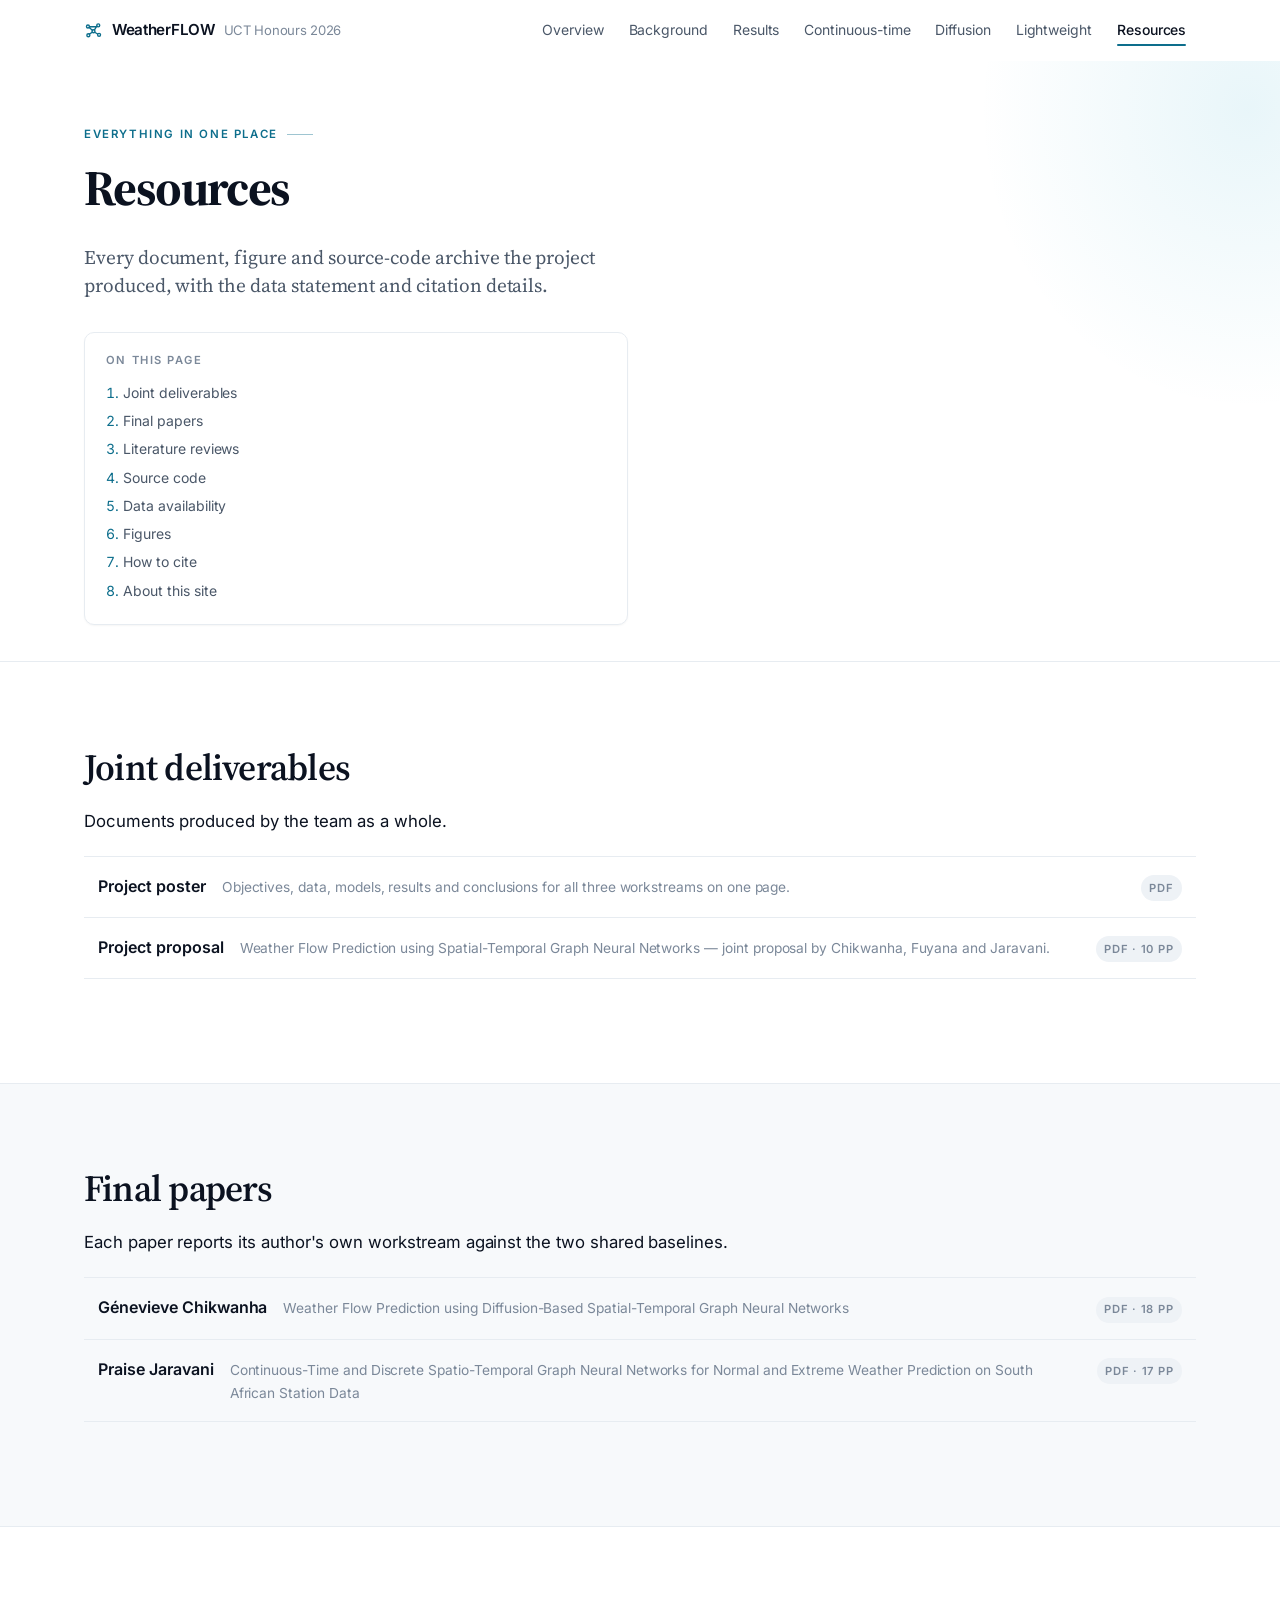
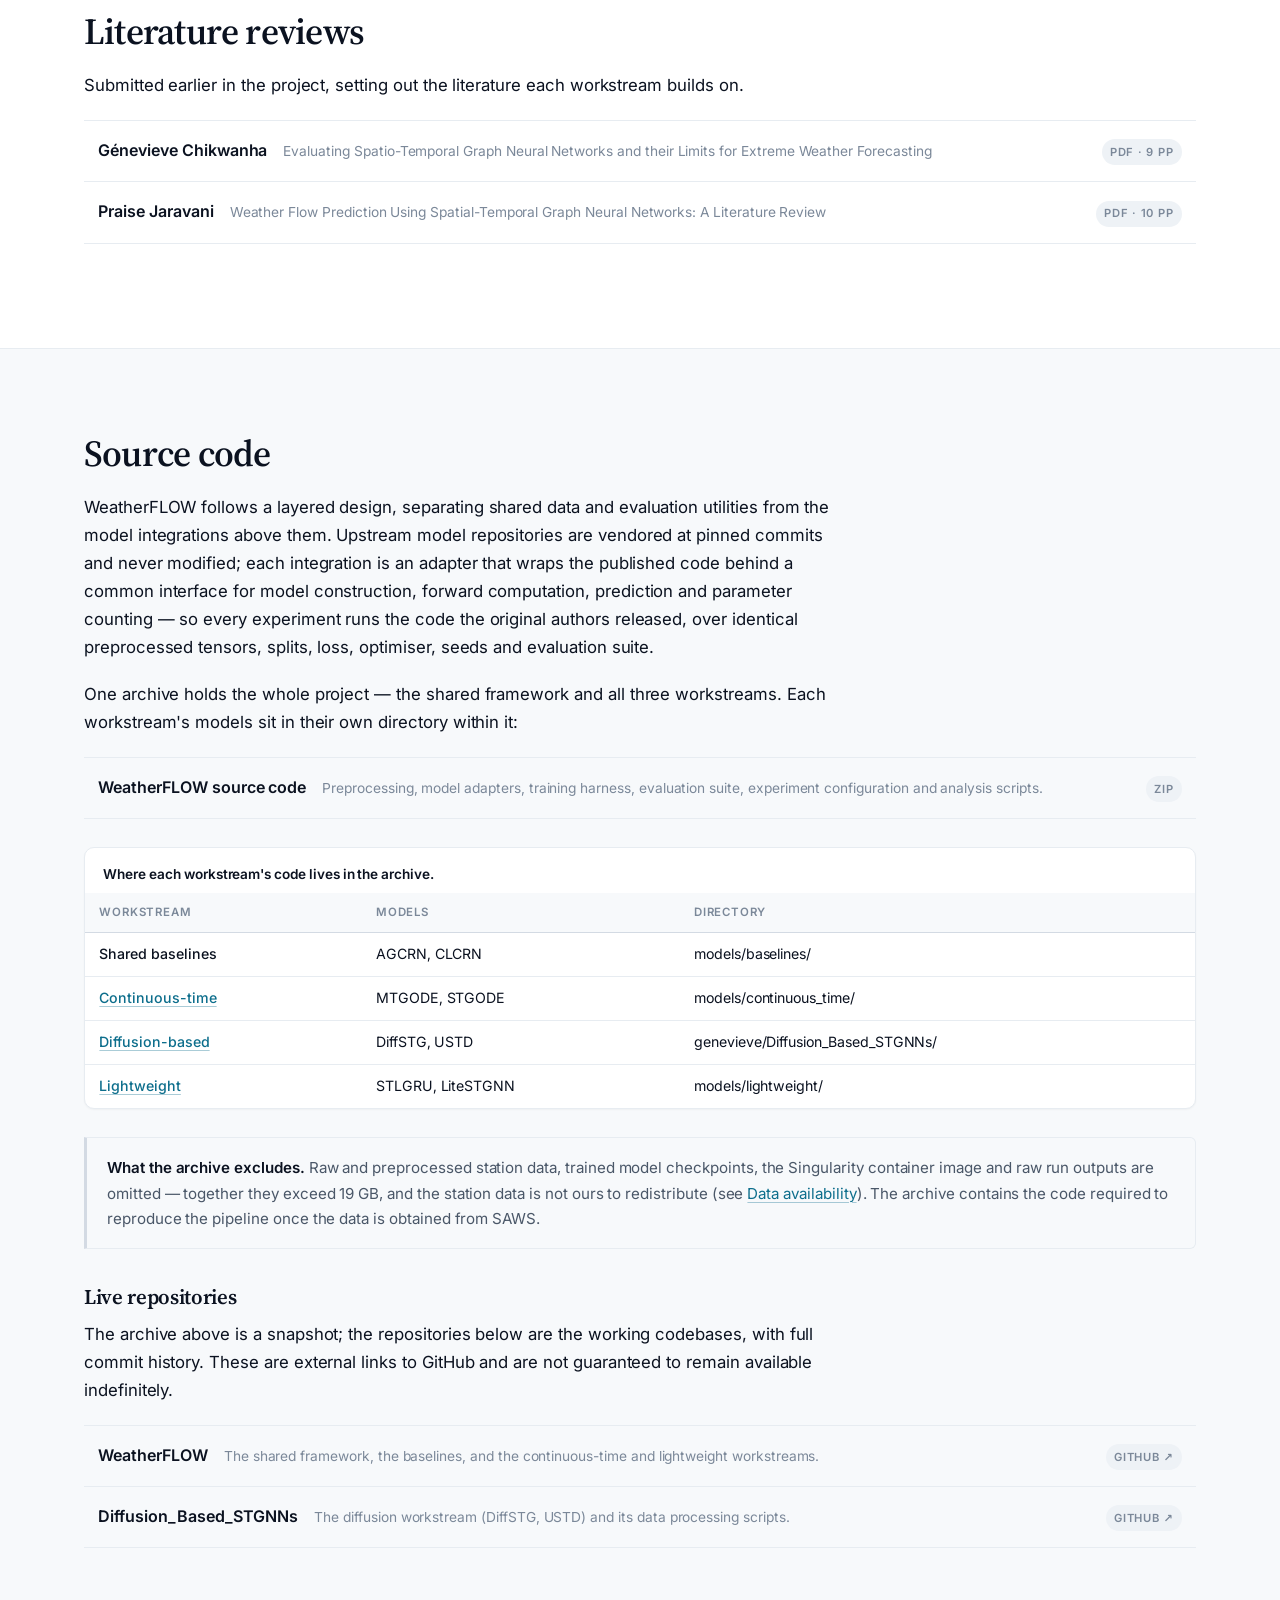
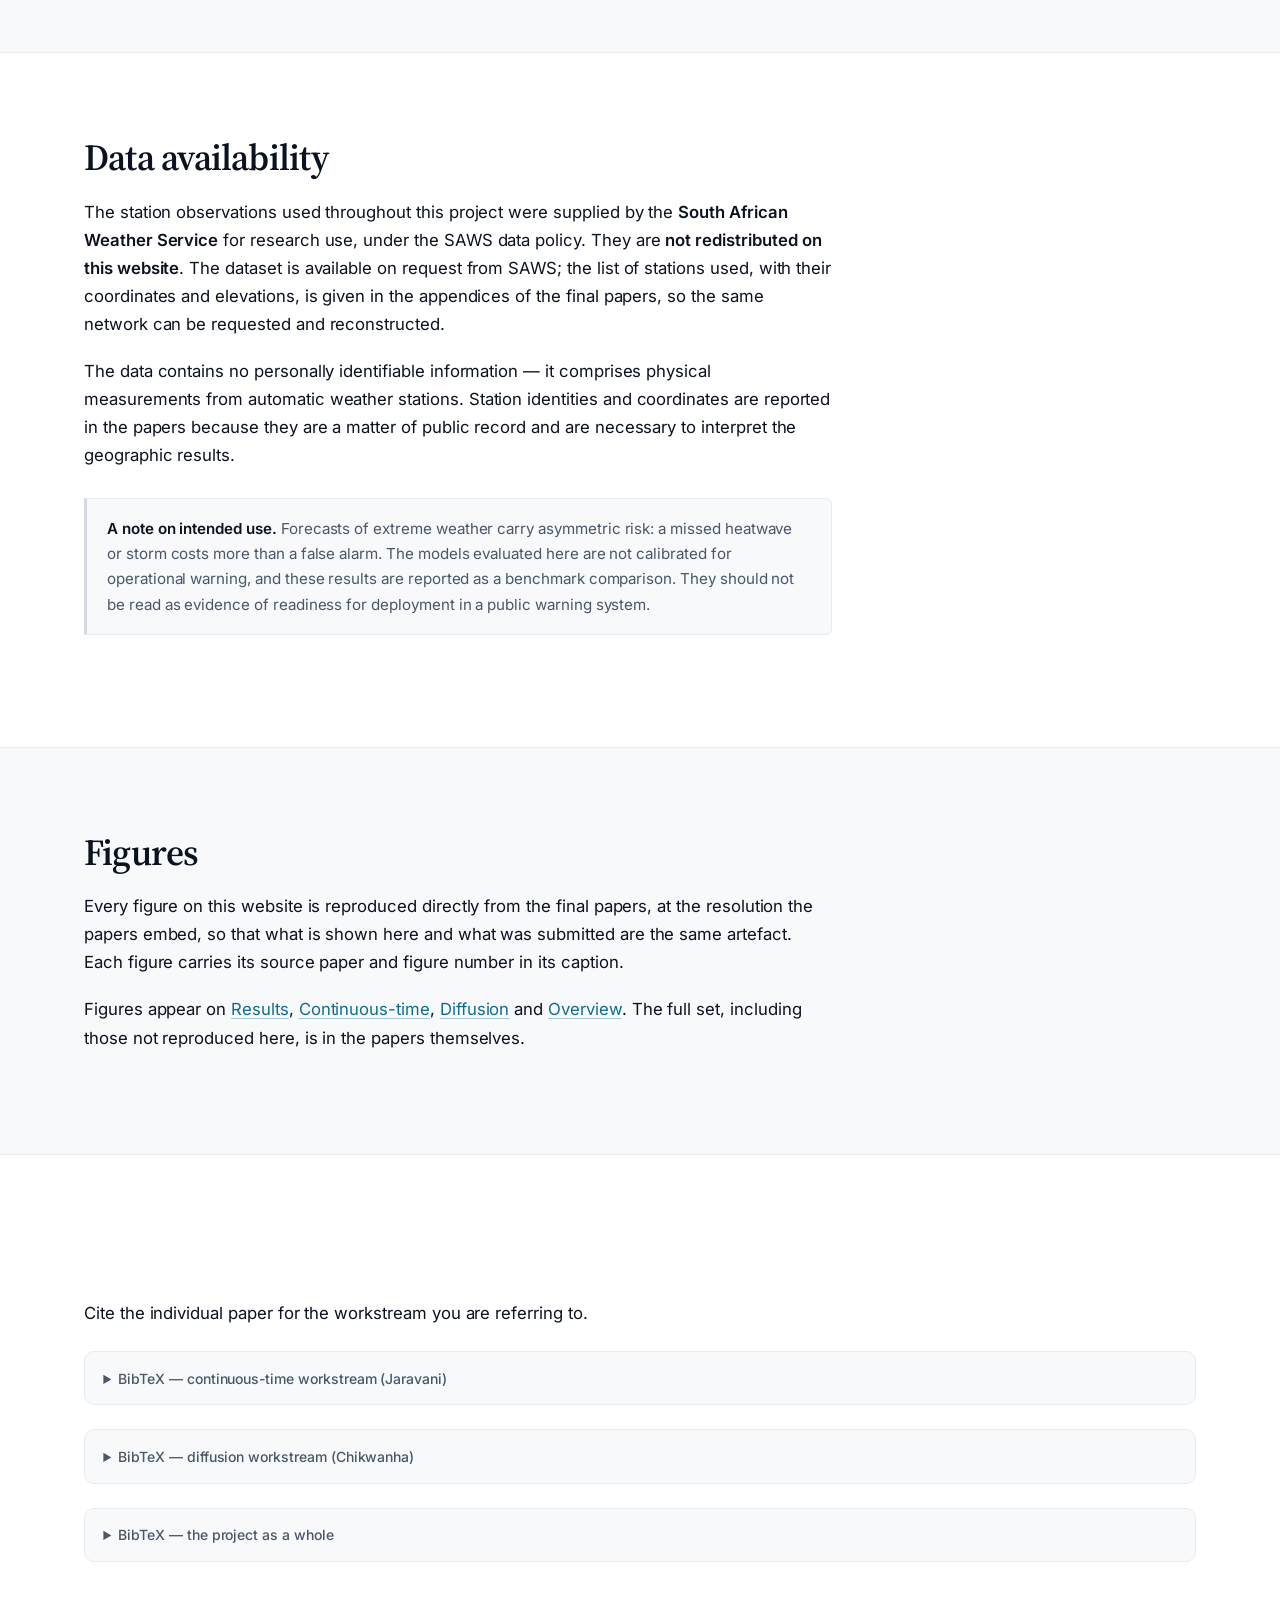
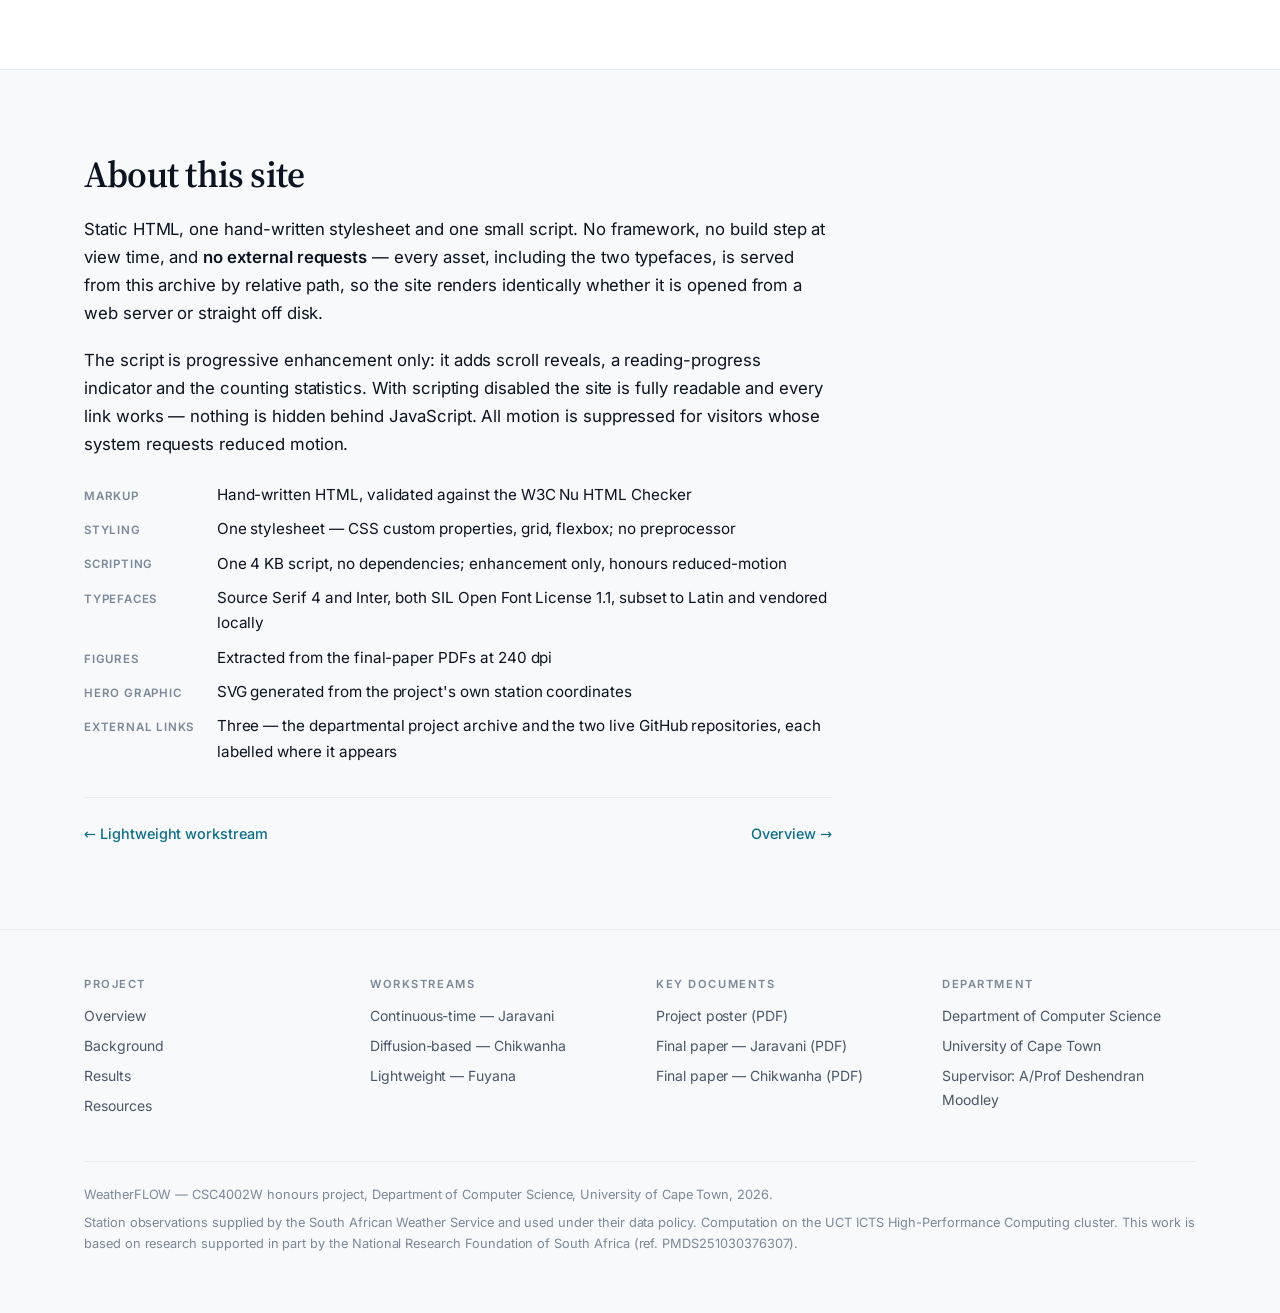
<file: resources.html>
<!DOCTYPE html>
<html lang="en">
<head>
<meta charset="utf-8">
<meta name="viewport" content="width=device-width, initial-scale=1">
<title>Resources — WeatherFLOW</title>
<meta name="description" content="Every document, figure and source-code archive produced by the WeatherFLOW honours project.">
<meta name="author" content="Génevieve Chikwanha, Zoleka Fuyana, Praise Jaravani">
<link rel="stylesheet" href="assets/css/main.css">
<link rel="icon" href="assets/img/favicon.svg" type="image/svg+xml">
<script>(function(d,w){var r=d.documentElement;r.classList.add("js");w.wfUnarm=function(){r.classList.remove("js");};setTimeout(function(){if(!w.wfReady)w.wfUnarm();},2000);})(document,window);</script>
</head>
<body>
<a class="skip-link" href="#main">Skip to content</a>
<header class="site-header">
<div class="wrap">
<a class="brand" href="index.html"><svg class="mark" viewBox="0 0 24 24" width="19" height="19" aria-hidden="true" focusable="false" fill="none" stroke="currentColor" stroke-width="1.7" stroke-linecap="round" stroke-linejoin="round"><circle cx="5" cy="7" r="1.9"/><circle cx="18" cy="5.5" r="1.9"/><circle cx="12" cy="13" r="1.9"/><circle cx="19" cy="17.5" r="1.9"/><circle cx="5.5" cy="18" r="1.9"/><path d="M6.6 8.2 10.6 11.8M16.2 6.4 13.2 11.3M13.5 14.2 17.2 16.4M10.4 14.2 6.8 16.6M6.9 7.3h9.3"/></svg><span>WeatherFLOW</span> <span class="sub">UCT&nbsp;Honours&nbsp;2026</span></a>
<nav class="site-nav" aria-label="Main">
<ul>
<li><a href="index.html">Overview</a></li>
<li><a href="background.html">Background</a></li>
<li><a href="results.html">Results</a></li>
<li><a href="continuous-time.html">Continuous-time</a></li>
<li><a href="diffusion.html">Diffusion</a></li>
<li><a href="lightweight.html">Lightweight</a></li>
<li><a href="resources.html" aria-current="page">Resources</a></li>
</ul>
</nav>
<div class="progress" aria-hidden="true"></div>
</div>
</header>
<main id="main">
<section class="page-head">
<div class="wrap">
<p class="eyebrow">Everything in one place</p>
<h1>Resources</h1>
<p class="tagline">Every document, figure and source-code archive the project
produced, with the data statement and citation details.</p>

<nav class="toc" aria-label="On this page">
<p>On this page</p>
<ol>
<li><a href="#joint">Joint deliverables</a></li>
<li><a href="#papers">Final papers</a></li>
<li><a href="#reviews">Literature reviews</a></li>
<li><a href="#code">Source code</a></li>
<li><a href="#data">Data availability</a></li>
<li><a href="#figures">Figures</a></li>
<li><a href="#cite">How to cite</a></li>
<li><a href="#colophon">About this site</a></li>
</ol>
</nav>
</div>
</section>

<section id="joint">
<div class="wrap">
<h2>Joint deliverables</h2>
<p class="prose">Documents produced by the team as a whole.</p>
<ul class="doclist">
<li><a href="assets/docs/weatherflow-poster.pdf">
  <span class="t">Project poster</span>
  <span class="d">Objectives, data, models, results and conclusions for all three workstreams on one page.</span>
  <span class="meta">PDF</span></a></li>
<li><a href="assets/docs/project-proposal.pdf">
  <span class="t">Project proposal</span>
  <span class="d">Weather Flow Prediction using Spatial-Temporal Graph Neural Networks &mdash; joint proposal by Chikwanha, Fuyana and Jaravani.</span>
  <span class="meta">PDF &middot; 10 pp</span></a></li>
</ul>
</div>
</section>

<section class="band" id="papers">
<div class="wrap">
<h2>Final papers</h2>
<p class="prose">Each paper reports its author's own workstream against the two
shared baselines.</p>
<ul class="doclist">
<li><a href="assets/docs/final-paper-chikwanha.pdf">
  <span class="t">Génevieve Chikwanha</span>
  <span class="d">Weather Flow Prediction using Diffusion-Based Spatial-Temporal Graph Neural Networks</span>
  <span class="meta">PDF &middot; 18 pp</span></a></li>
<li><a href="assets/docs/final-paper-jaravani.pdf">
  <span class="t">Praise Jaravani</span>
  <span class="d">Continuous-Time and Discrete Spatio-Temporal Graph Neural Networks for Normal and Extreme Weather Prediction on South African Station Data</span>
  <span class="meta">PDF &middot; 17 pp</span></a></li>
</ul>
</div>
</section>

<section id="reviews">
<div class="wrap">
<h2>Literature reviews</h2>
<p class="prose">Submitted earlier in the project, setting out the literature
each workstream builds on.</p>
<ul class="doclist">
<li><a href="assets/docs/lit-review-chikwanha.pdf">
  <span class="t">Génevieve Chikwanha</span>
  <span class="d">Evaluating Spatio-Temporal Graph Neural Networks and their Limits for Extreme Weather Forecasting</span>
  <span class="meta">PDF &middot; 9 pp</span></a></li>
<li><a href="assets/docs/lit-review-jaravani.pdf">
  <span class="t">Praise Jaravani</span>
  <span class="d">Weather Flow Prediction Using Spatial-Temporal Graph Neural Networks: A Literature Review</span>
  <span class="meta">PDF &middot; 10 pp</span></a></li>
</ul>
</div>
</section>

<section class="band" id="code">
<div class="wrap">
<h2>Source code</h2>
<div class="prose">
<p>WeatherFLOW follows a layered design, separating shared data and evaluation
utilities from the model integrations above them. Upstream model repositories are
vendored at pinned commits and never modified; each integration is an adapter
that wraps the published code behind a common interface for model construction,
forward computation, prediction and parameter counting &mdash; so every
experiment runs the code the original authors released, over identical
preprocessed tensors, splits, loss, optimiser, seeds and evaluation suite.</p>
</div>

<p class="prose">One archive holds the whole project &mdash; the shared framework
and all three workstreams. Each workstream's models sit in their own directory
within it:</p>

<ul class="doclist">
<li><a href="assets/code/weatherflow-source.zip">
  <span class="t">WeatherFLOW source code</span>
  <span class="d">Preprocessing, model adapters, training harness, evaluation suite, experiment configuration and analysis scripts.</span>
  <span class="meta">ZIP</span></a></li>
</ul>

<div class="table-scroll">
<table class="t-text">
<caption><b>Where each workstream's code lives in the archive.</b></caption>
<thead>
<tr><th scope="col">Workstream</th><th scope="col">Models</th><th scope="col">Directory</th></tr>
</thead>
<tbody>
<tr><th scope="row">Shared baselines</th><td>AGCRN, CLCRN</td><td>models/baselines/</td></tr>
<tr><th scope="row"><a href="continuous-time.html">Continuous-time</a></th><td>MTGODE, STGODE</td><td>models/continuous_time/</td></tr>
<tr><th scope="row"><a href="diffusion.html">Diffusion-based</a></th><td>DiffSTG, USTD</td><td>genevieve/Diffusion_Based_STGNNs/</td></tr>
<tr><th scope="row"><a href="lightweight.html">Lightweight</a></th><td>STLGRU, LiteSTGNN</td><td>models/lightweight/</td></tr>
</tbody>
</table>
</div>

<div class="note">
<p><strong>What the archive excludes.</strong> Raw and preprocessed station data,
trained model checkpoints, the Singularity container image and raw run outputs
are omitted &mdash; together they exceed 19&nbsp;GB, and the station data is not
ours to redistribute (see <a href="#data">Data availability</a>). The archive
contains the code required to reproduce the pipeline once the data is obtained
from SAWS.</p>
</div>

<h3 style="margin-top:2.25rem">Live repositories</h3>
<div class="prose">
<p>The archive above is a snapshot; the repositories below are the working
codebases, with full commit history. These are external links to GitHub and are
not guaranteed to remain available indefinitely.</p>
</div>

<ul class="doclist">
<li><a href="https://github.com/praise-jaravani/WeatherFLOW">
  <span class="t">WeatherFLOW</span>
  <span class="d">The shared framework, the baselines, and the continuous-time and lightweight workstreams.</span>
  <span class="meta">GitHub &#8599;</span></a></li>
<li><a href="https://github.com/GenevieveAkosua/Diffusion_Based_STGNNs">
  <span class="t">Diffusion_Based_STGNNs</span>
  <span class="d">The diffusion workstream (DiffSTG, USTD) and its data processing scripts.</span>
  <span class="meta">GitHub &#8599;</span></a></li>
</ul>
</div>
</section>

<section id="data">
<div class="wrap">
<div class="prose">
<h2>Data availability</h2>
<p>The station observations used throughout this project were supplied by the
<strong>South African Weather Service</strong> for research use, under the SAWS
data policy. They are <strong>not redistributed on this website</strong>. The
dataset is available on request from SAWS; the list of stations used, with their
coordinates and elevations, is given in the appendices of the final papers, so
the same network can be requested and reconstructed.</p>

<p>The data contains no personally identifiable information &mdash; it comprises
physical measurements from automatic weather stations. Station identities and
coordinates are reported in the papers because they are a matter of public
record and are necessary to interpret the geographic results.</p>

<div class="note">
<p><strong>A note on intended use.</strong> Forecasts of extreme weather carry
asymmetric risk: a missed heatwave or storm costs more than a false alarm. The
models evaluated here are not calibrated for operational warning, and these
results are reported as a benchmark comparison. They should not be read as
evidence of readiness for deployment in a public warning system.</p>
</div>
</div>
</div>
</section>

<section class="band" id="figures">
<div class="wrap">
<div class="prose">
<h2>Figures</h2>
<p>Every figure on this website is reproduced directly from the final papers, at
the resolution the papers embed, so that what is shown here and what was
submitted are the same artefact. Each figure carries its source paper and figure
number in its caption.</p>
<p>Figures appear on <a href="results.html">Results</a>,
<a href="continuous-time.html">Continuous-time</a>,
<a href="diffusion.html">Diffusion</a> and
<a href="index.html#documents">Overview</a>. The full set, including those not
reproduced here, is in the papers themselves.</p>
</div>
</div>
</section>

<section id="cite">
<div class="wrap">
<h2>How to cite</h2>
<div class="prose">
<p>Cite the individual paper for the workstream you are referring to.</p>
</div>

<details class="bib">
<summary>BibTeX &mdash; continuous-time workstream (Jaravani)</summary>
<pre><code>@mastersthesis{jaravani2026continuous,
  title   = {Continuous-Time and Discrete Spatio-Temporal Graph Neural Networks
             for Normal and Extreme Weather Prediction on South African
             Station Data},
  author  = {Jaravani, Praise},
  school  = {University of Cape Town},
  type    = {Honours project},
  address = {Cape Town, South Africa},
  year    = {2026}
}</code></pre>
</details>

<details class="bib">
<summary>BibTeX &mdash; diffusion workstream (Chikwanha)</summary>
<pre><code>@mastersthesis{chikwanha2026diffusion,
  title   = {Weather Flow Prediction using Diffusion-Based Spatial-Temporal
             Graph Neural Networks},
  author  = {Chikwanha, G{\'e}nevieve},
  school  = {University of Cape Town},
  type    = {Honours project},
  address = {Cape Town, South Africa},
  year    = {2026}
}</code></pre>
</details>

<details class="bib">
<summary>BibTeX &mdash; the project as a whole</summary>
<pre><code>@misc{weatherflow2026,
  title        = {WeatherFLOW: Weather Prediction using Spatio-Temporal Graph
                  Neural Networks},
  author       = {Chikwanha, G{\'e}nevieve and Fuyana, Zoleka and
                  Jaravani, Praise},
  howpublished = {Honours project, Department of Computer Science,
                  University of Cape Town},
  year         = {2026}
}</code></pre>
</details>
</div>
</section>

<section class="band" id="colophon">
<div class="wrap">
<div class="prose">
<h2>About this site</h2>
<p>Static HTML, one hand-written stylesheet and one small script. No framework,
no build step at view time, and <strong>no external requests</strong> &mdash;
every asset, including the two typefaces, is served from this archive by
relative path, so the site renders identically whether it is opened from a web
server or straight off disk.</p>

<p>The script is progressive enhancement only: it adds scroll reveals, a
reading-progress indicator and the counting statistics. With scripting
disabled the site is fully readable and every link works &mdash; nothing is
hidden behind JavaScript. All motion is suppressed for visitors whose system
requests reduced motion.</p>

<dl class="kv" style="margin-top:1.5rem">
<dt>Markup</dt><dd>Hand-written HTML, validated against the W3C Nu HTML Checker</dd>
<dt>Styling</dt><dd>One stylesheet &mdash; CSS custom properties, grid, flexbox; no preprocessor</dd>
<dt>Scripting</dt><dd>One 4&nbsp;KB script, no dependencies; enhancement only, honours reduced-motion</dd>
<dt>Typefaces</dt><dd>Source Serif 4 and Inter, both SIL Open Font License 1.1, subset to Latin and vendored locally</dd>
<dt>Figures</dt><dd>Extracted from the final-paper PDFs at 240&nbsp;dpi</dd>
<dt>Hero graphic</dt><dd>SVG generated from the project's own station coordinates</dd>
<dt>External links</dt><dd>Three &mdash; the departmental project archive and the
two live GitHub repositories, each labelled where it appears</dd>
</dl>

<div class="next-prev" style="margin-top:2rem">
<span><a href="lightweight.html">&larr; Lightweight workstream</a></span>
<span><a href="index.html">Overview &rarr;</a></span>
</div>
</div>
</div>
</section>
</main>
<footer class="site-footer">
<div class="wrap">
<div class="cols">
<div>
<h2>Project</h2>
<ul>
<li><a href="index.html">Overview</a></li>
<li><a href="background.html">Background</a></li>
<li><a href="results.html">Results</a></li>
<li><a href="resources.html">Resources</a></li>
</ul>
</div>
<div>
<h2>Workstreams</h2>
<ul>
<li><a href="continuous-time.html">Continuous-time &mdash; Jaravani</a></li>
<li><a href="diffusion.html">Diffusion-based &mdash; Chikwanha</a></li>
<li><a href="lightweight.html">Lightweight &mdash; Fuyana</a></li>
</ul>
</div>
<div>
<h2>Key documents</h2>
<ul>
<li><a href="assets/docs/weatherflow-poster.pdf">Project poster (PDF)</a></li>
<li><a href="assets/docs/final-paper-jaravani.pdf">Final paper &mdash; Jaravani (PDF)</a></li>
<li><a href="assets/docs/final-paper-chikwanha.pdf">Final paper &mdash; Chikwanha (PDF)</a></li>
</ul>
</div>
<div>
<h2>Department</h2>
<ul>
<li>Department of Computer Science</li>
<li>University of Cape Town</li>
<li>Supervisor: A/Prof Deshendran Moodley</li>
</ul>
</div>
</div>
<div class="colophon">
<p>WeatherFLOW &mdash; CSC4002W honours project, Department of Computer Science,
University of Cape Town, 2026.</p>
<p>Station observations supplied by the South African Weather Service and used
under their data policy. Computation on the UCT ICTS High-Performance Computing
cluster. This work is based on research supported in part by the National
Research Foundation of South Africa (ref. PMDS251030376307).</p>
</div>
</div>
</footer>
<script src="assets/js/main.js" defer></script>
</body>
</html>
</file>
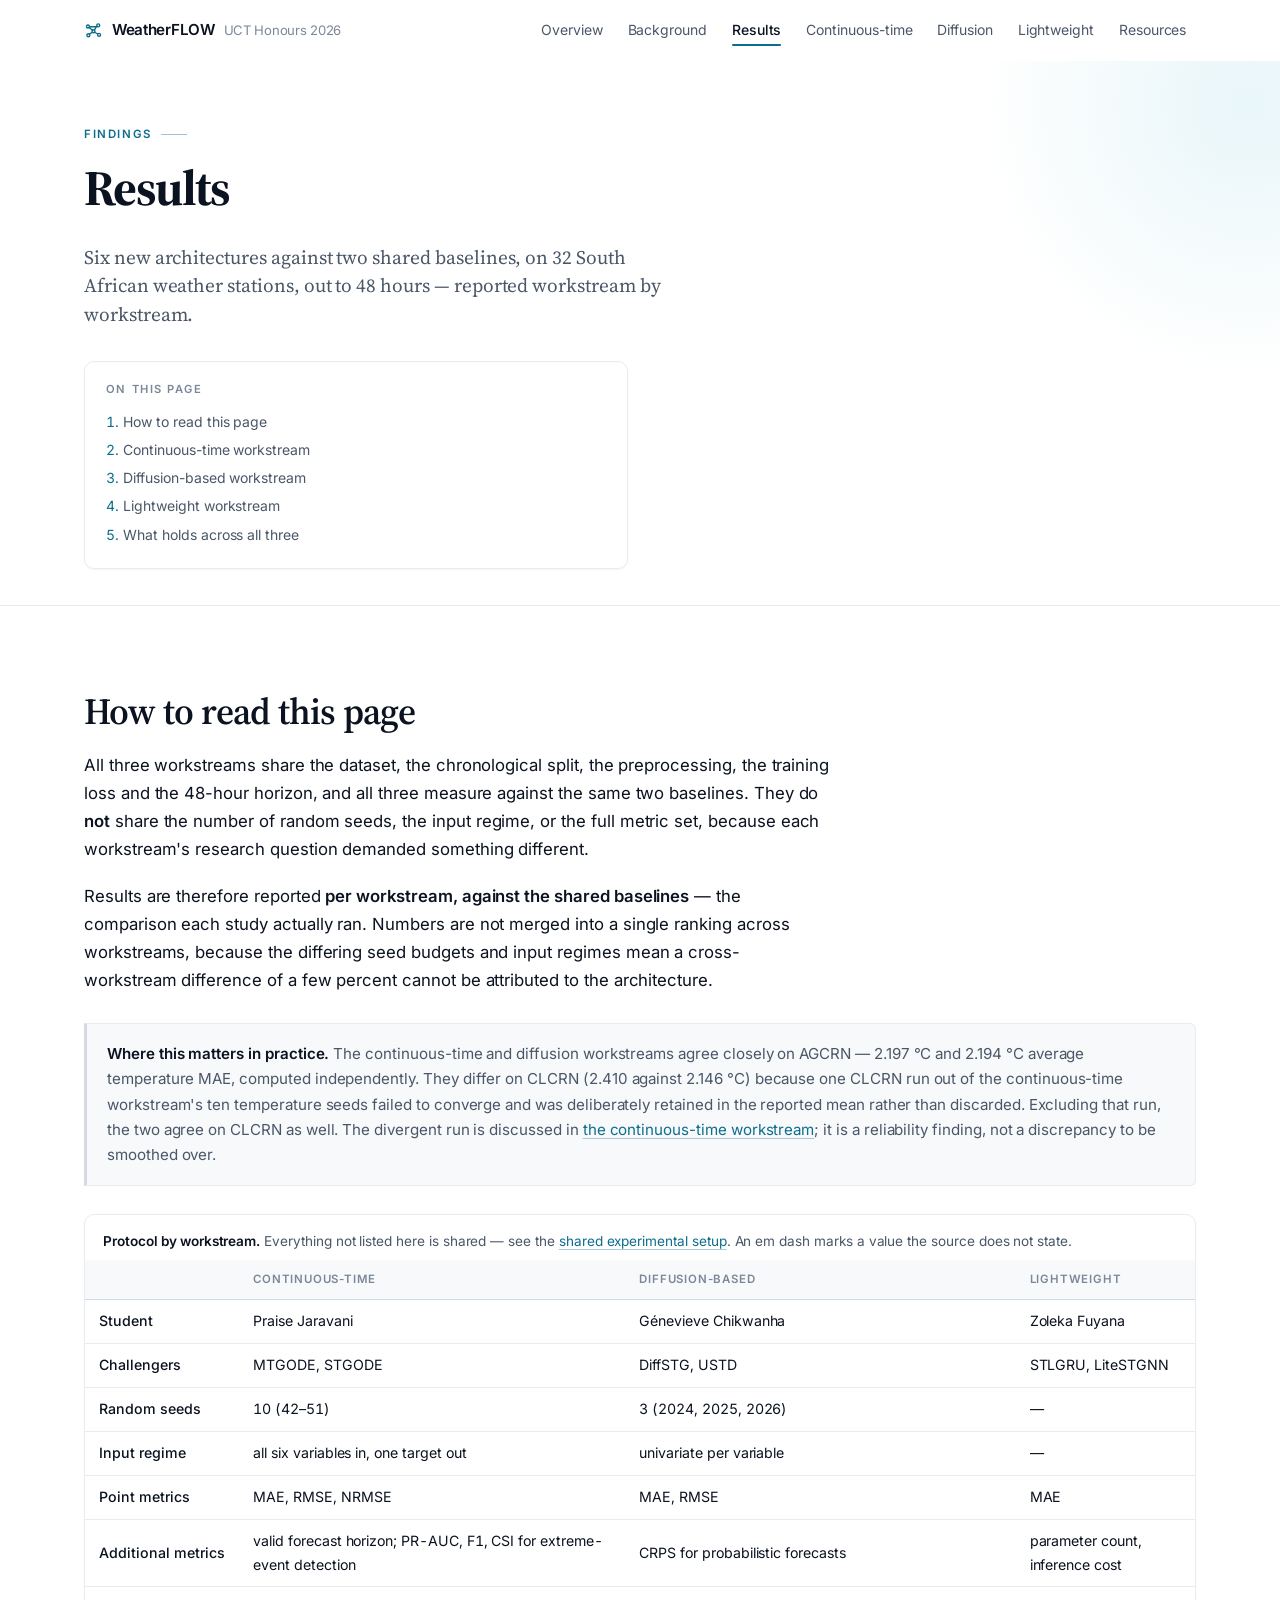
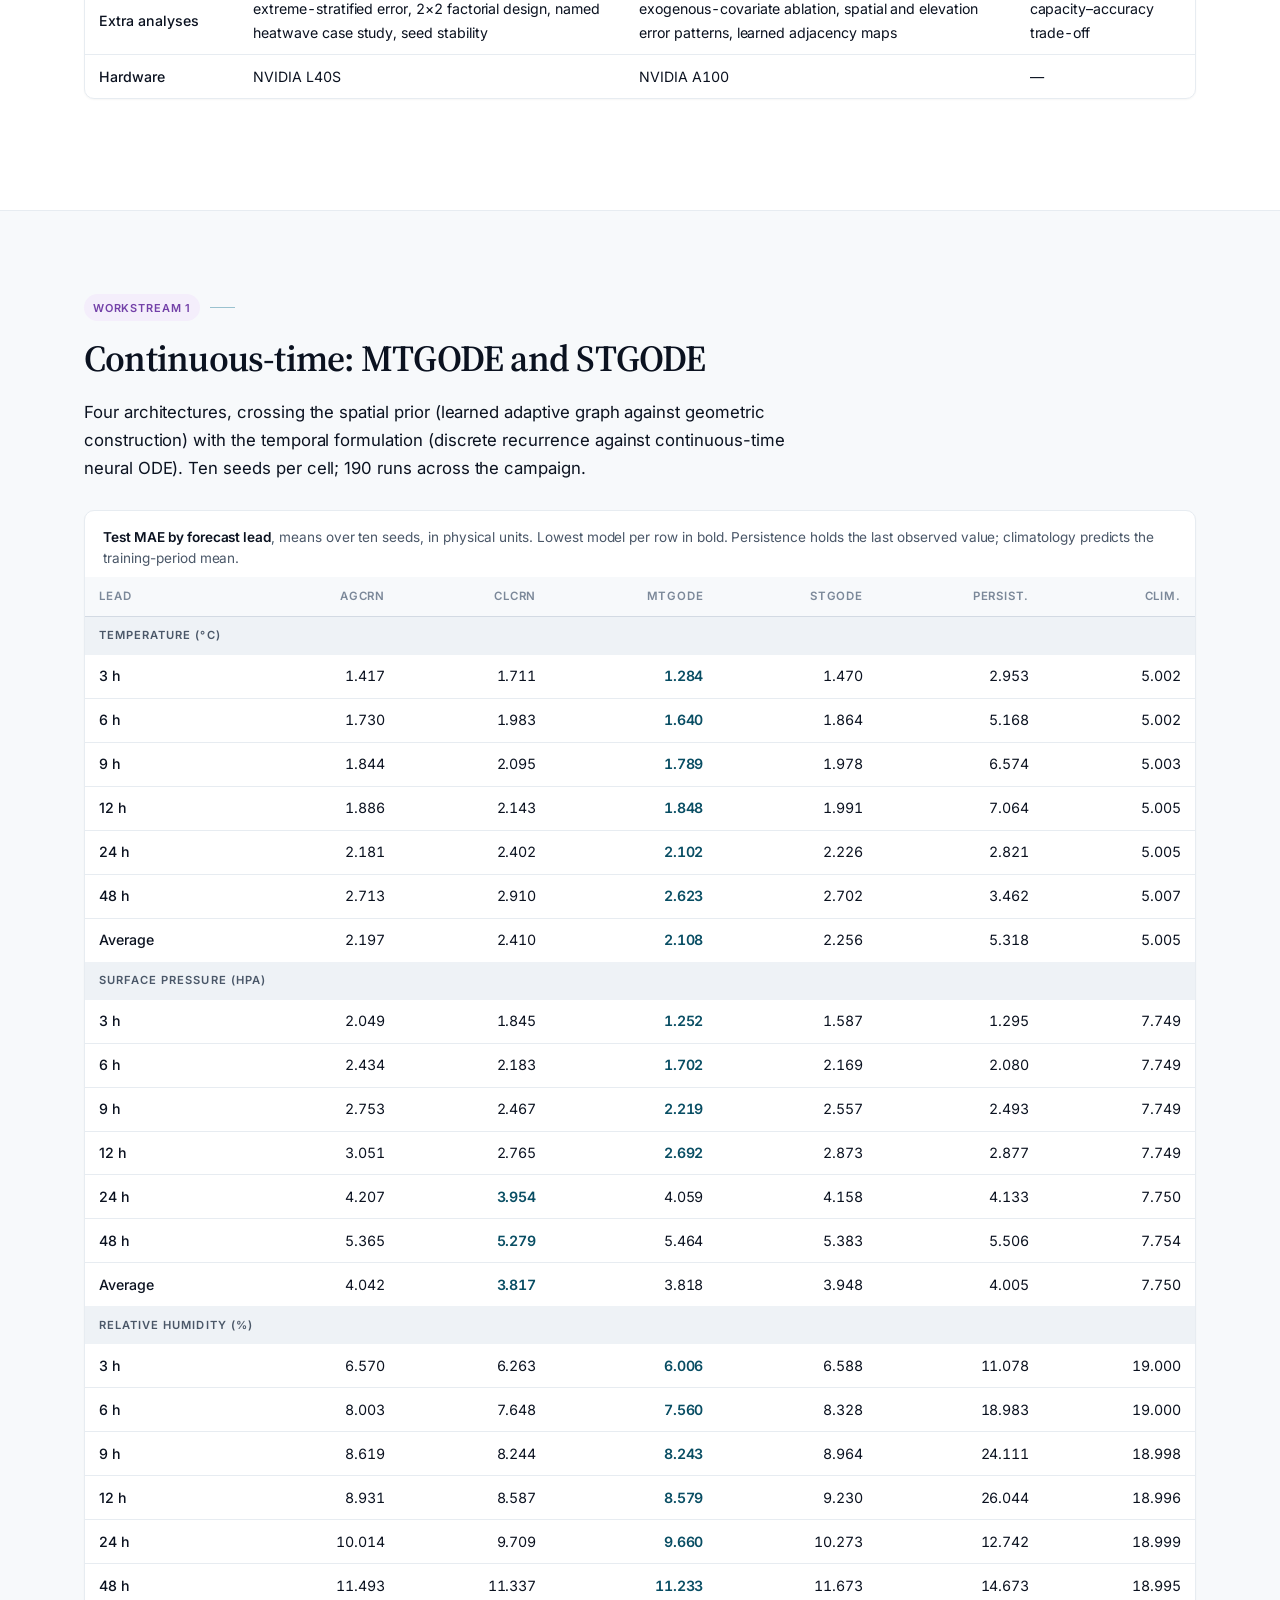
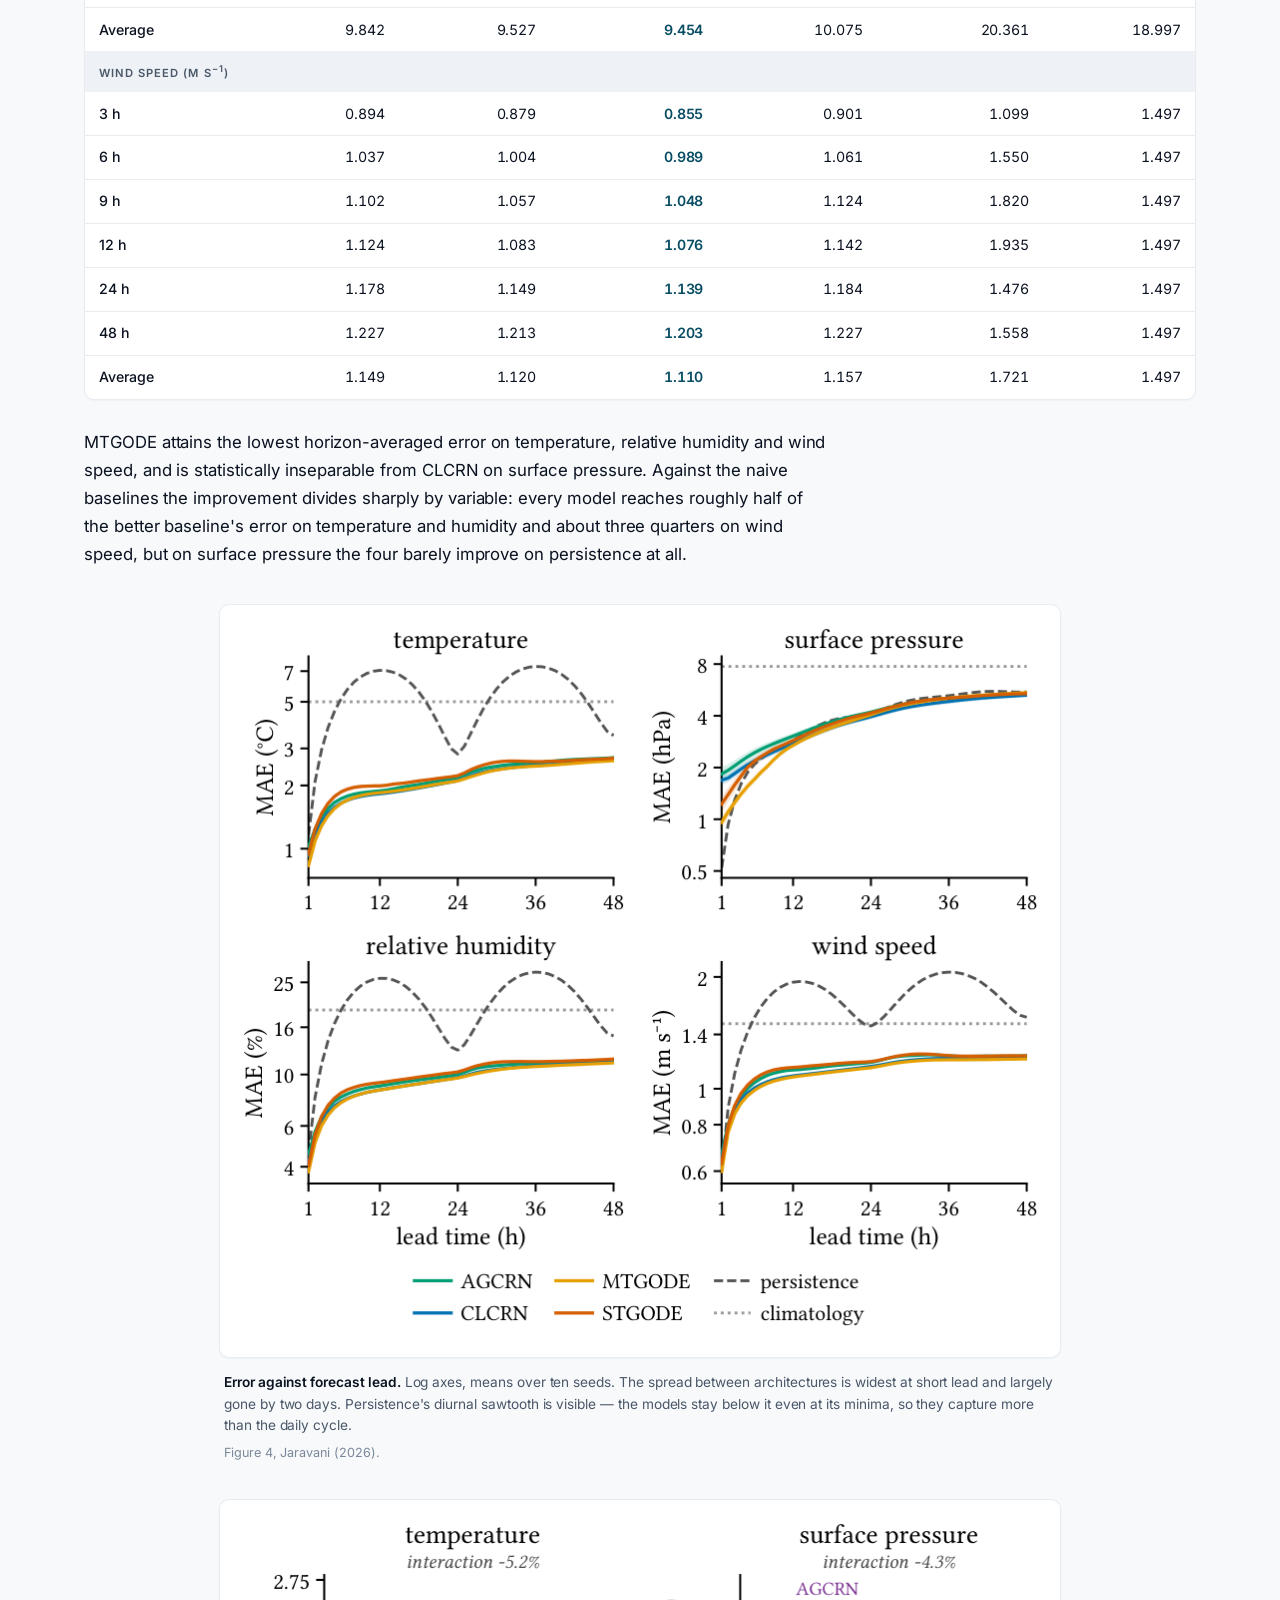
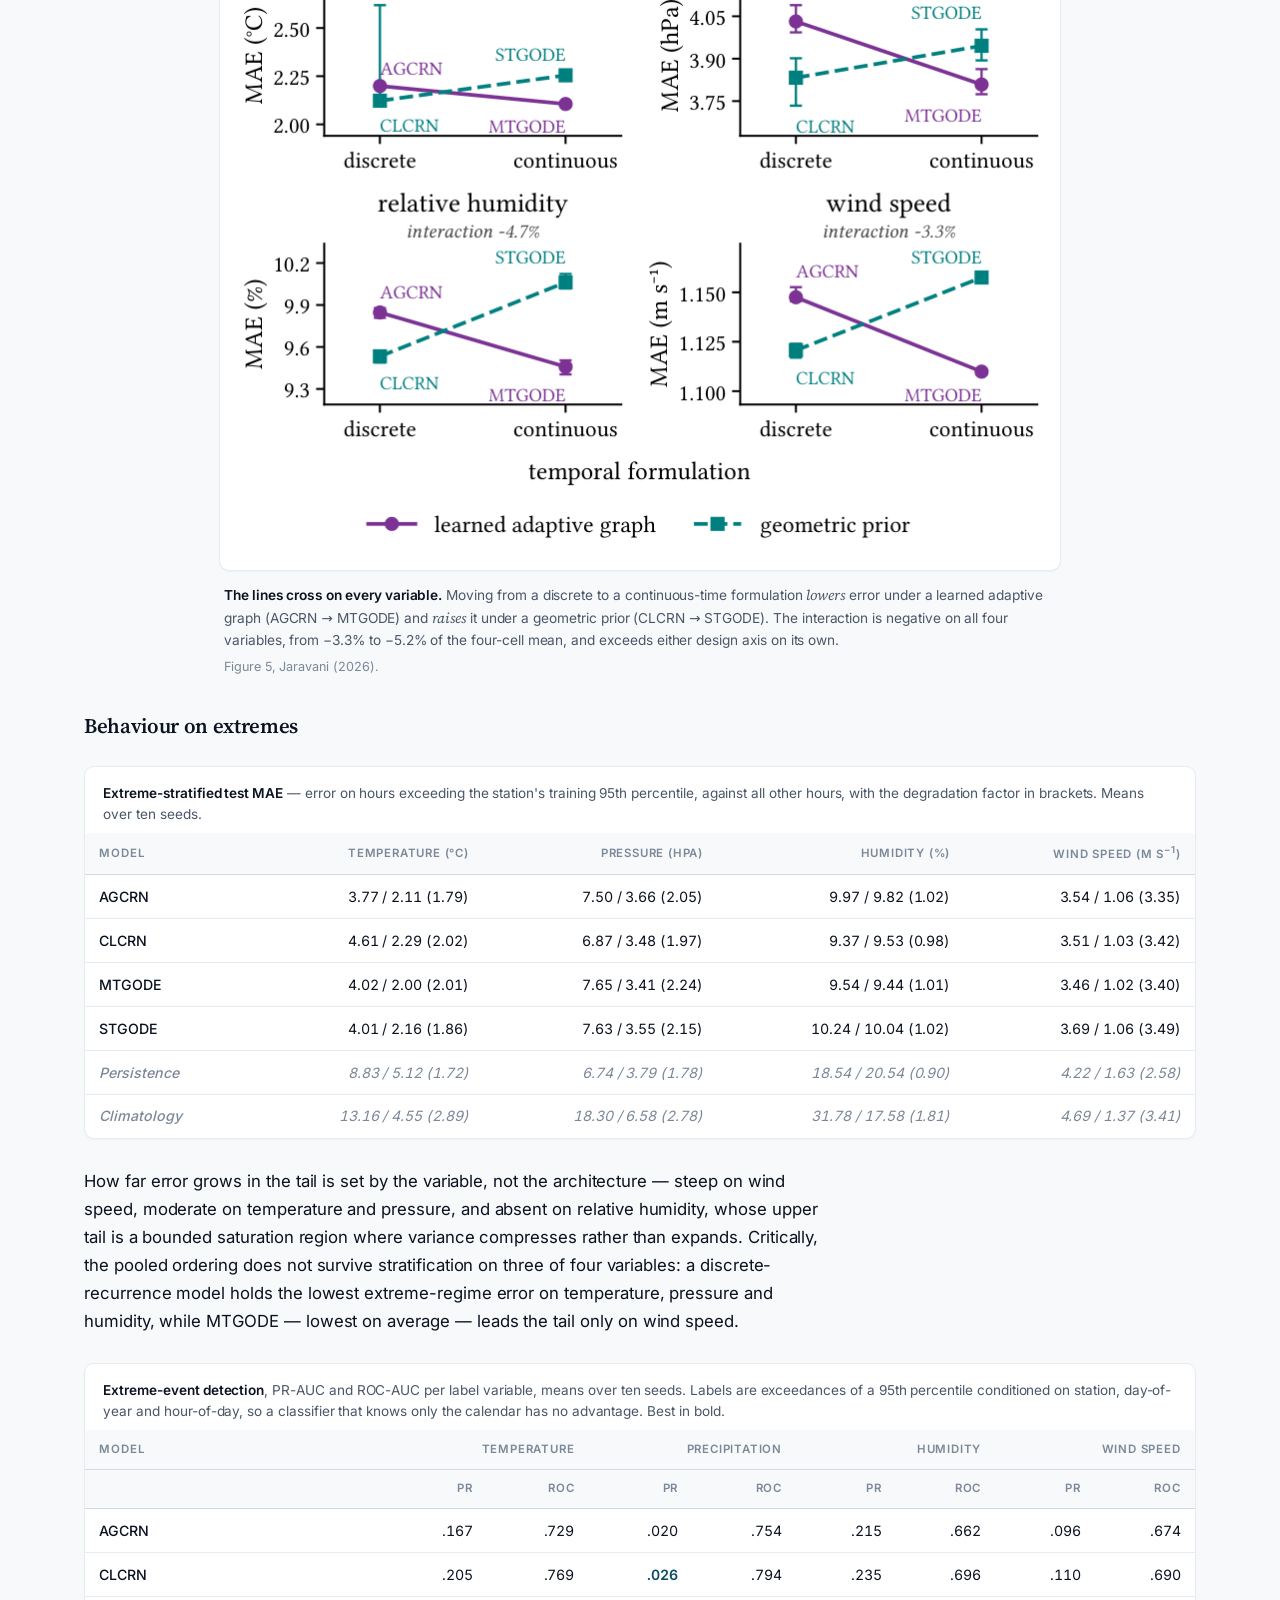
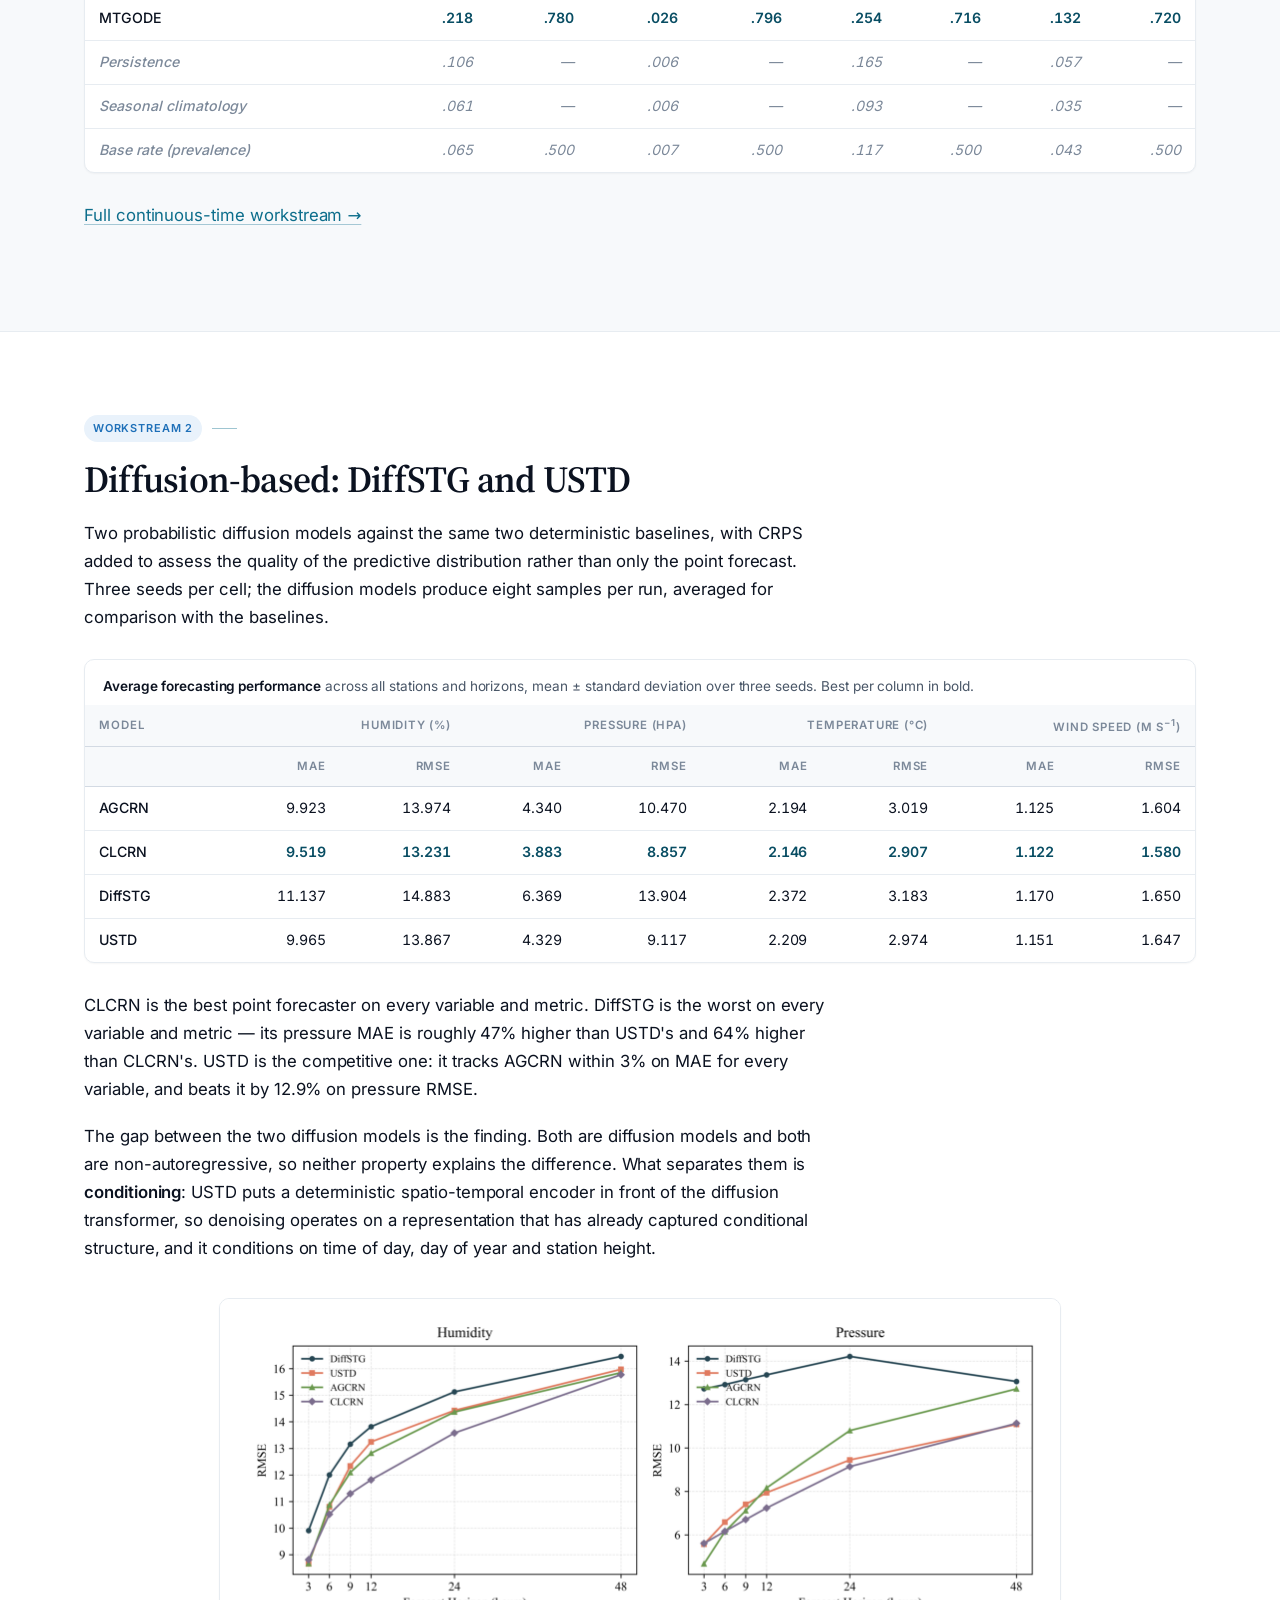
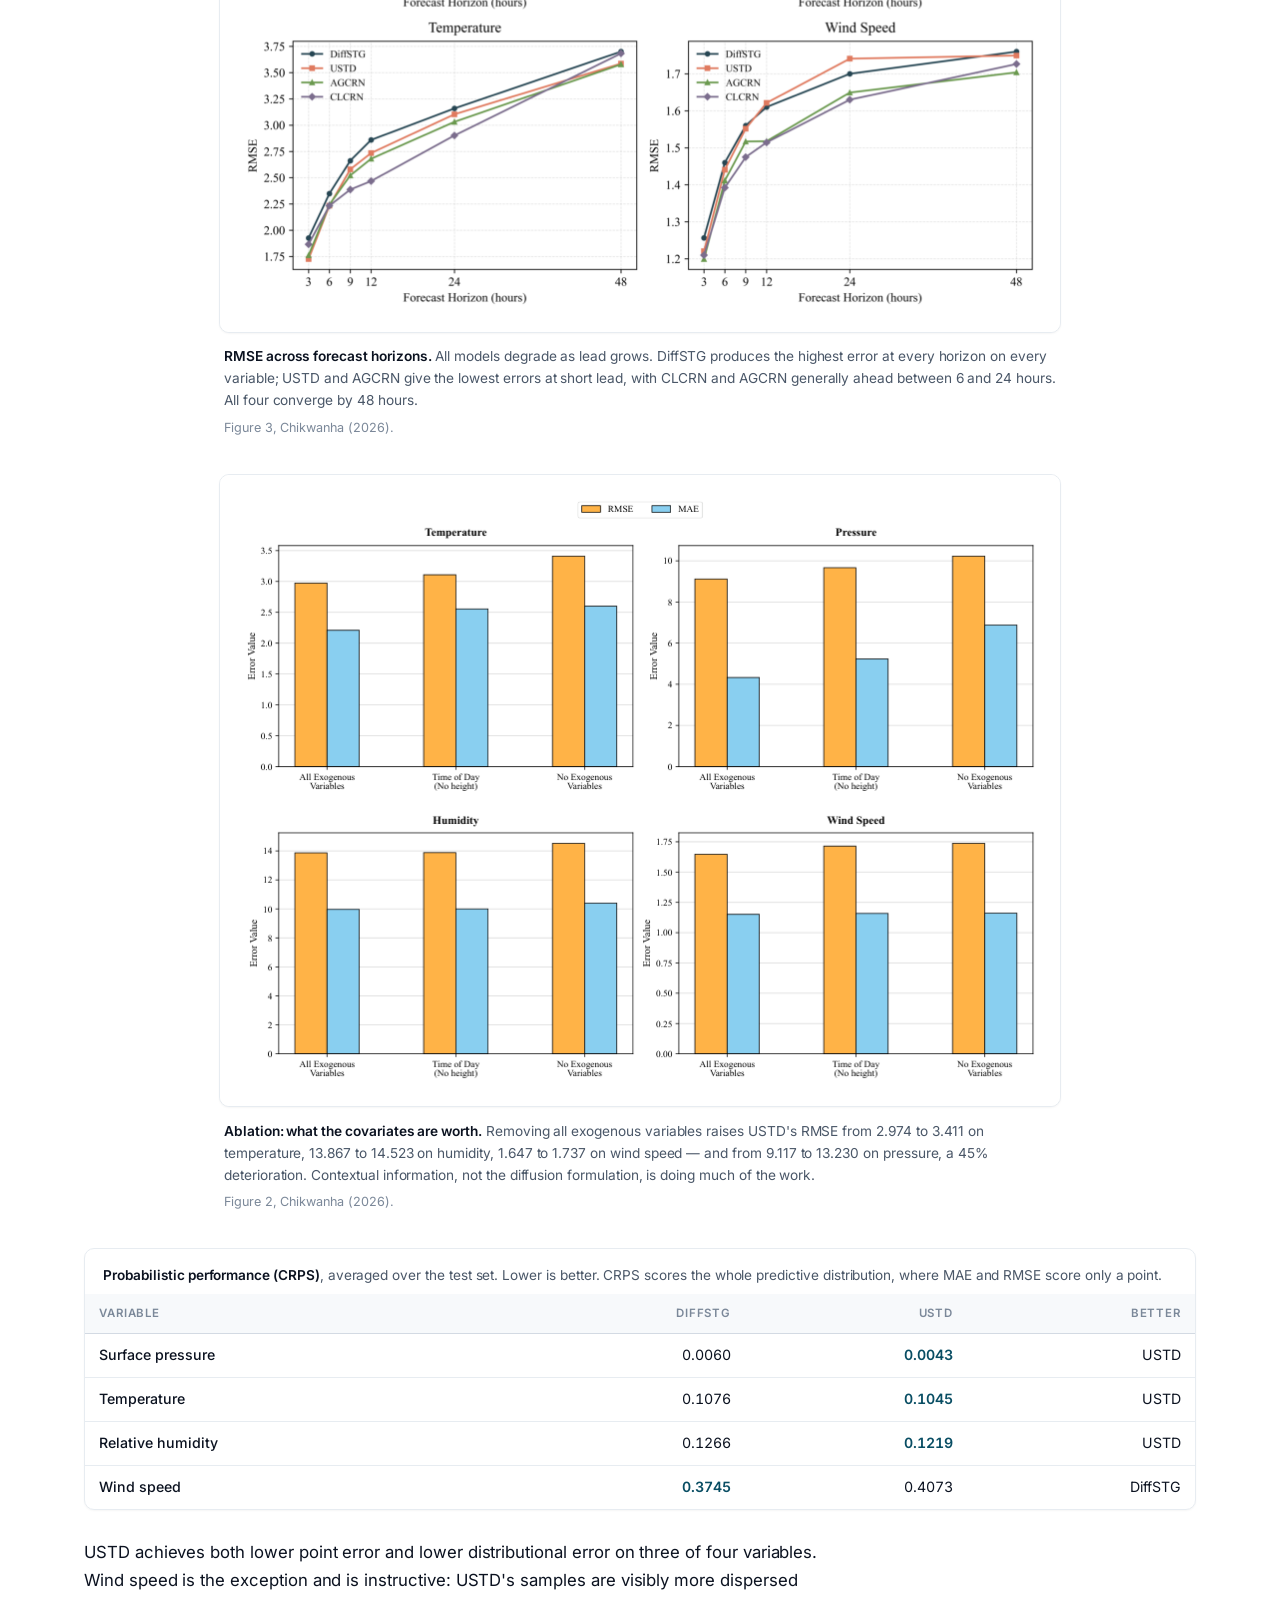
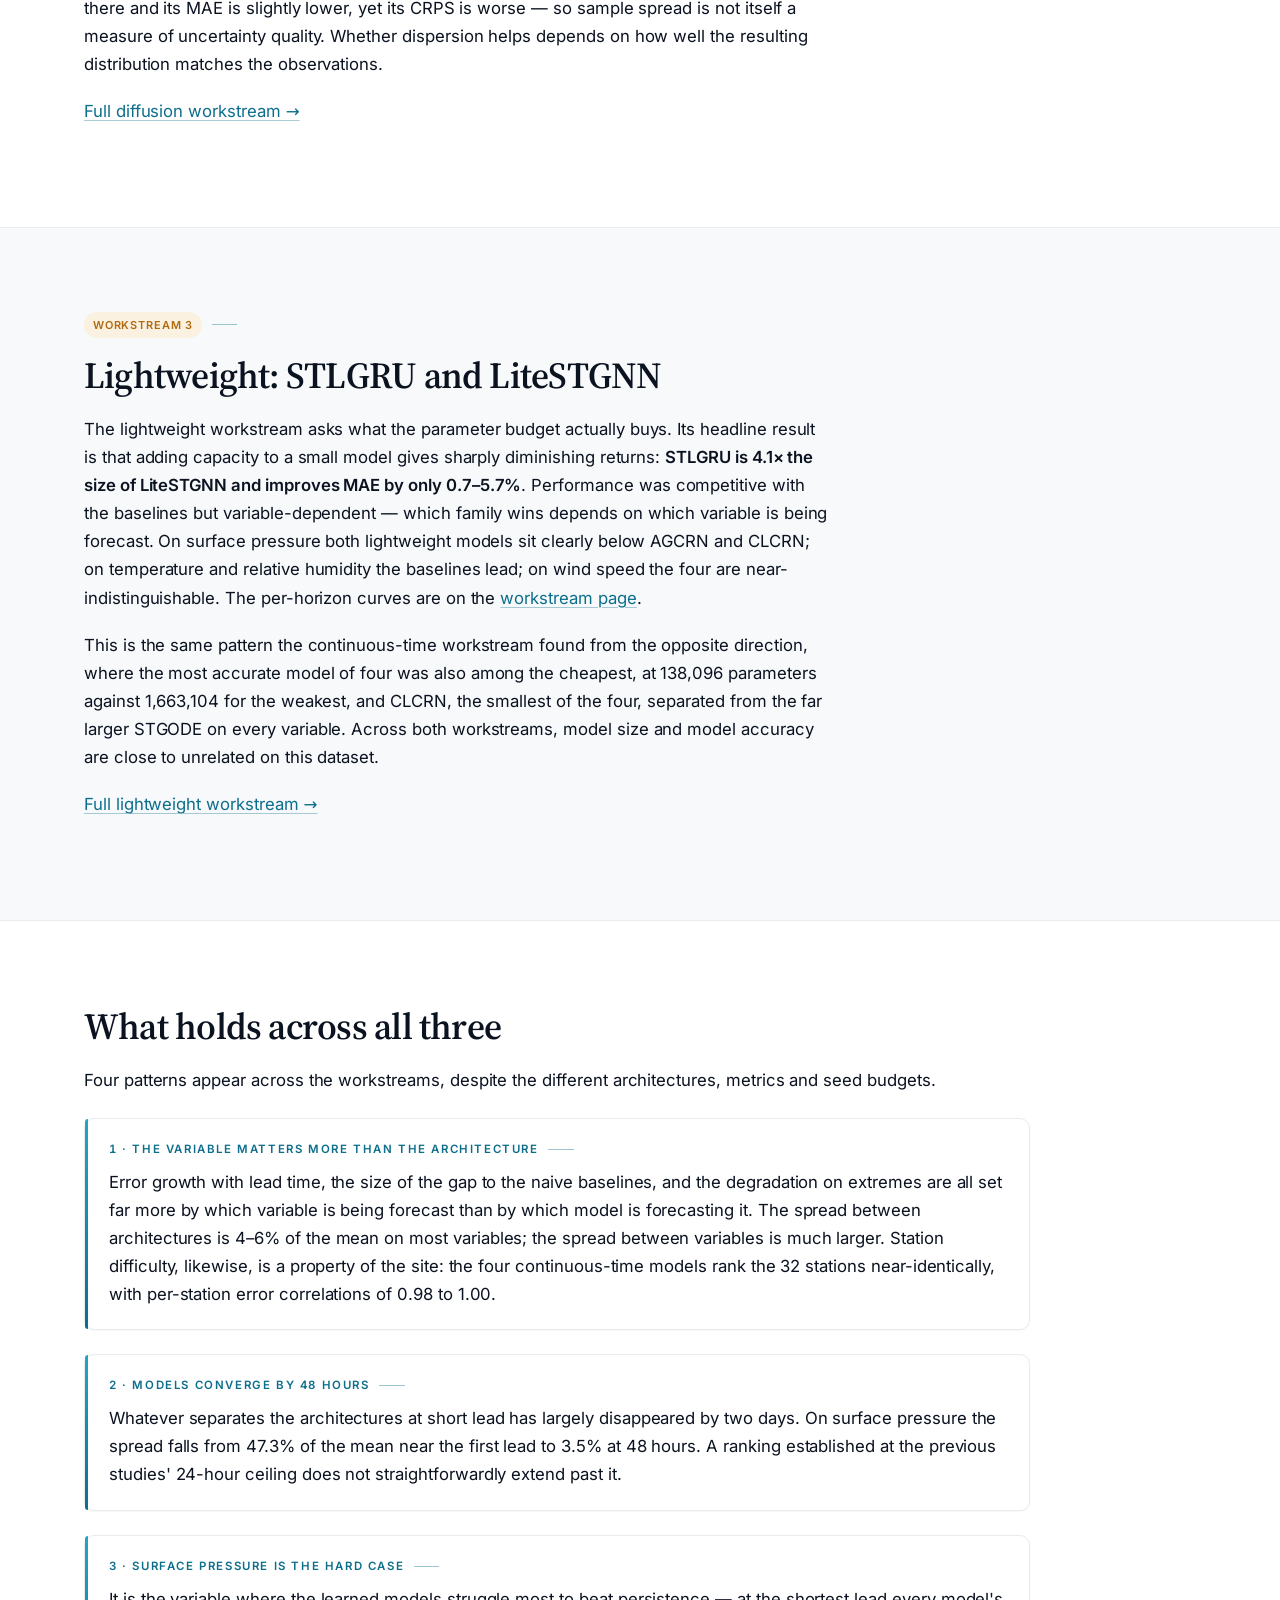
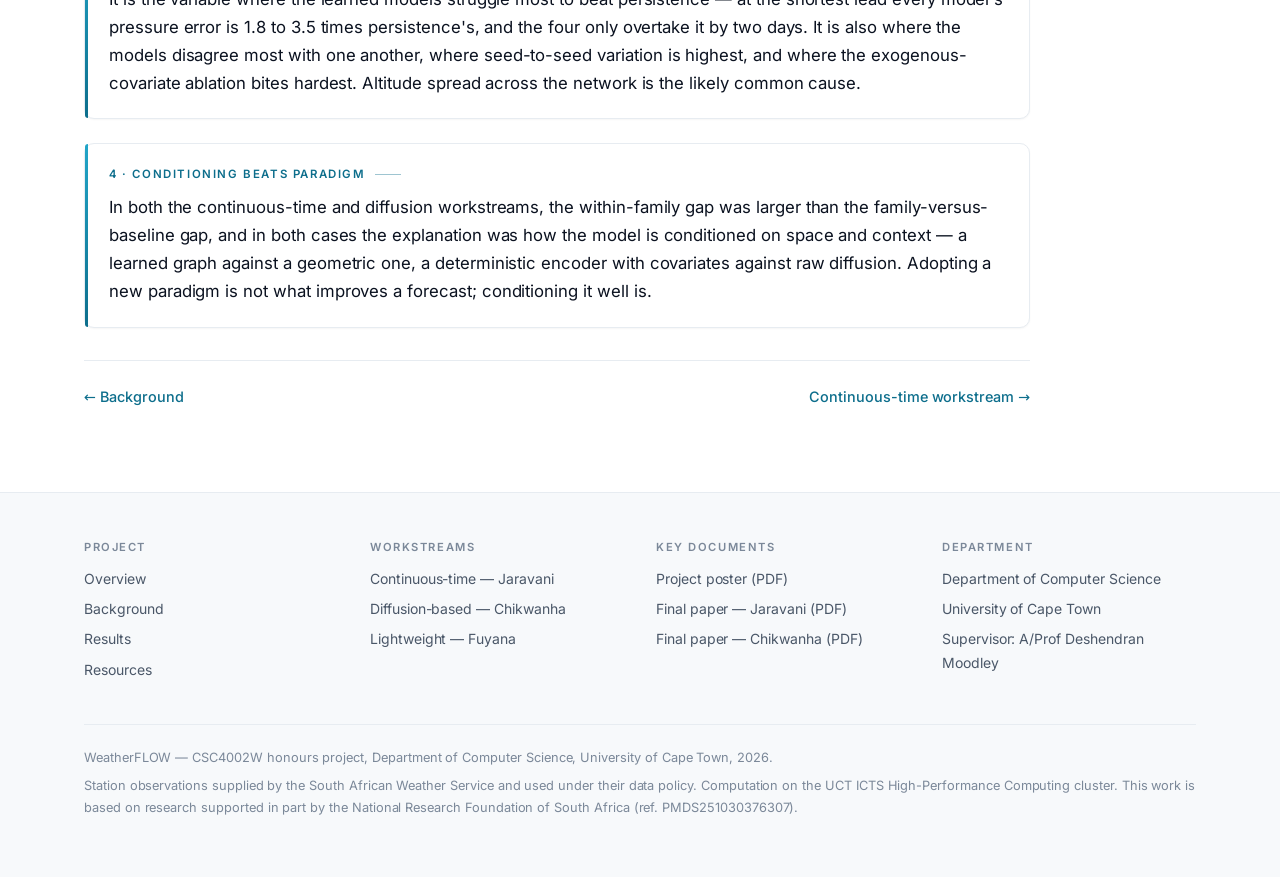
<file: results.html>
<!DOCTYPE html>
<html lang="en">
<head>
<meta charset="utf-8">
<meta name="viewport" content="width=device-width, initial-scale=1">
<title>Results — WeatherFLOW</title>
<meta name="description" content="Forecasting accuracy of six new STGNN architectures against two shared baselines on 32 South African weather stations, to 48 hours ahead.">
<meta name="author" content="Génevieve Chikwanha, Zoleka Fuyana, Praise Jaravani">
<link rel="stylesheet" href="assets/css/main.css">
<link rel="icon" href="assets/img/favicon.svg" type="image/svg+xml">
<script>(function(d,w){var r=d.documentElement;r.classList.add("js");w.wfUnarm=function(){r.classList.remove("js");};setTimeout(function(){if(!w.wfReady)w.wfUnarm();},2000);})(document,window);</script>
</head>
<body>
<a class="skip-link" href="#main">Skip to content</a>
<header class="site-header">
<div class="wrap">
<a class="brand" href="index.html"><svg class="mark" viewBox="0 0 24 24" width="19" height="19" aria-hidden="true" focusable="false" fill="none" stroke="currentColor" stroke-width="1.7" stroke-linecap="round" stroke-linejoin="round"><circle cx="5" cy="7" r="1.9"/><circle cx="18" cy="5.5" r="1.9"/><circle cx="12" cy="13" r="1.9"/><circle cx="19" cy="17.5" r="1.9"/><circle cx="5.5" cy="18" r="1.9"/><path d="M6.6 8.2 10.6 11.8M16.2 6.4 13.2 11.3M13.5 14.2 17.2 16.4M10.4 14.2 6.8 16.6M6.9 7.3h9.3"/></svg><span>WeatherFLOW</span> <span class="sub">UCT&nbsp;Honours&nbsp;2026</span></a>
<nav class="site-nav" aria-label="Main">
<ul>
<li><a href="index.html">Overview</a></li>
<li><a href="background.html">Background</a></li>
<li><a href="results.html" aria-current="page">Results</a></li>
<li><a href="continuous-time.html">Continuous-time</a></li>
<li><a href="diffusion.html">Diffusion</a></li>
<li><a href="lightweight.html">Lightweight</a></li>
<li><a href="resources.html">Resources</a></li>
</ul>
</nav>
<div class="progress" aria-hidden="true"></div>
</div>
</header>
<main id="main">
<section class="page-head">
<div class="wrap">
<p class="eyebrow">Findings</p>
<h1>Results</h1>
<p class="tagline">Six new architectures against two shared baselines, on 32
South African weather stations, out to 48 hours &mdash; reported workstream by
workstream.</p>

<nav class="toc" aria-label="On this page">
<p>On this page</p>
<ol>
<li><a href="#protocols">How to read this page</a></li>
<li><a href="#ct">Continuous-time workstream</a></li>
<li><a href="#diff">Diffusion-based workstream</a></li>
<li><a href="#light">Lightweight workstream</a></li>
<li><a href="#common">What holds across all three</a></li>
</ol>
</nav>
</div>
</section>

<section id="protocols">
<div class="wrap">
<h2>How to read this page</h2>
<div class="prose">
<p>All three workstreams share the dataset, the chronological split, the
preprocessing, the training loss and the 48-hour horizon, and all three measure
against the same two baselines. They do <strong>not</strong> share the number of
random seeds, the input regime, or the full metric set, because each workstream's
research question demanded something different.</p>

<p>Results are therefore reported <strong>per workstream, against the shared
baselines</strong> &mdash; the comparison each study actually ran. Numbers are
not merged into a single ranking across workstreams, because the differing seed
budgets and input regimes mean a cross-workstream difference of a few percent
cannot be attributed to the architecture.</p>
</div>

<div class="note">
<p><strong>Where this matters in practice.</strong> The continuous-time and
diffusion workstreams agree closely on AGCRN &mdash; 2.197&nbsp;&deg;C and 2.194&nbsp;&deg;C
average temperature MAE, computed independently. They differ on CLCRN
(2.410 against 2.146&nbsp;&deg;C) because one CLCRN run out of the
continuous-time workstream's ten temperature seeds failed to converge and was
deliberately retained in the reported mean rather than discarded. Excluding that
run, the two agree on CLCRN as well. The divergent run is discussed in
<a href="continuous-time.html#stability">the continuous-time workstream</a>; it
is a reliability finding, not a discrepancy to be smoothed over.</p>
</div>

<div class="table-scroll">
<table class="t-text">
<caption><b>Protocol by workstream.</b> Everything not listed here is shared
&mdash; see the <a href="index.html#documents">shared experimental setup</a>. An
em dash marks a value the source does not state.</caption>
<thead>
<tr>
<th scope="col">&nbsp;</th>
<th scope="col">Continuous-time</th>
<th scope="col">Diffusion-based</th>
<th scope="col">Lightweight</th>
</tr>
</thead>
<tbody>
<tr><th scope="row">Student</th><td>Praise Jaravani</td><td>Génevieve Chikwanha</td><td>Zoleka Fuyana</td></tr>
<tr><th scope="row">Challengers</th><td>MTGODE, STGODE</td><td>DiffSTG, USTD</td><td>STLGRU, LiteSTGNN</td></tr>
<tr><th scope="row">Random seeds</th><td>10 (42&ndash;51)</td><td>3 (2024, 2025, 2026)</td><td>&mdash;</td></tr>
<tr><th scope="row">Input regime</th><td>all six variables in, one target out</td><td>univariate per variable</td><td>&mdash;</td></tr>
<tr><th scope="row">Point metrics</th><td>MAE, RMSE, NRMSE</td><td>MAE, RMSE</td><td>MAE</td></tr>
<tr><th scope="row">Additional metrics</th><td>valid forecast horizon; PR-AUC, F1, CSI for extreme-event detection</td><td>CRPS for probabilistic forecasts</td><td>parameter count, inference cost</td></tr>
<tr><th scope="row">Extra analyses</th><td>extreme-stratified error, 2&times;2 factorial design, named heatwave case study, seed stability</td><td>exogenous-covariate ablation, spatial and elevation error patterns, learned adjacency maps</td><td>capacity&ndash;accuracy trade-off</td></tr>
<tr><th scope="row">Hardware</th><td>NVIDIA L40S</td><td>NVIDIA A100</td><td>&mdash;</td></tr>
</tbody>
</table>
</div>
</div>
</section>

<section class="band" id="ct">
<div class="wrap">
<p class="eyebrow"><span class="tag ct">Workstream 1</span></p>
<h2>Continuous-time: MTGODE and STGODE</h2>
<div class="prose">
<p>Four architectures, crossing the spatial prior (learned adaptive graph against
geometric construction) with the temporal formulation (discrete recurrence
against continuous-time neural ODE). Ten seeds per cell; 190 runs across the
campaign.</p>
</div>

<div class="table-scroll">
<table>
<caption><b>Test MAE by forecast lead</b>, means over ten seeds, in physical
units. Lowest model per row in bold. Persistence holds the last observed value;
climatology predicts the training-period mean.</caption>
<thead>
<tr>
<th scope="col">Lead</th>
<th scope="col">AGCRN</th><th scope="col">CLCRN</th>
<th scope="col">MTGODE</th><th scope="col">STGODE</th>
<th scope="col">Persist.</th><th scope="col">Clim.</th>
</tr>
</thead>
<tbody class="group-head"><tr><th scope="rowgroup" colspan="7">Temperature (&deg;C)</th></tr></tbody>
<tbody>
<tr><th scope="row">3 h</th><td>1.417</td><td>1.711</td><td class="best">1.284</td><td>1.470</td><td>2.953</td><td>5.002</td></tr>
<tr><th scope="row">6 h</th><td>1.730</td><td>1.983</td><td class="best">1.640</td><td>1.864</td><td>5.168</td><td>5.002</td></tr>
<tr><th scope="row">9 h</th><td>1.844</td><td>2.095</td><td class="best">1.789</td><td>1.978</td><td>6.574</td><td>5.003</td></tr>
<tr><th scope="row">12 h</th><td>1.886</td><td>2.143</td><td class="best">1.848</td><td>1.991</td><td>7.064</td><td>5.005</td></tr>
<tr><th scope="row">24 h</th><td>2.181</td><td>2.402</td><td class="best">2.102</td><td>2.226</td><td>2.821</td><td>5.005</td></tr>
<tr><th scope="row">48 h</th><td>2.713</td><td>2.910</td><td class="best">2.623</td><td>2.702</td><td>3.462</td><td>5.007</td></tr>
<tr><th scope="row">Average</th><td>2.197</td><td>2.410</td><td class="best">2.108</td><td>2.256</td><td>5.318</td><td>5.005</td></tr>
</tbody>
<tbody class="group-head"><tr><th scope="rowgroup" colspan="7">Surface pressure (hPa)</th></tr></tbody>
<tbody>
<tr><th scope="row">3 h</th><td>2.049</td><td>1.845</td><td class="best">1.252</td><td>1.587</td><td>1.295</td><td>7.749</td></tr>
<tr><th scope="row">6 h</th><td>2.434</td><td>2.183</td><td class="best">1.702</td><td>2.169</td><td>2.080</td><td>7.749</td></tr>
<tr><th scope="row">9 h</th><td>2.753</td><td>2.467</td><td class="best">2.219</td><td>2.557</td><td>2.493</td><td>7.749</td></tr>
<tr><th scope="row">12 h</th><td>3.051</td><td>2.765</td><td class="best">2.692</td><td>2.873</td><td>2.877</td><td>7.749</td></tr>
<tr><th scope="row">24 h</th><td>4.207</td><td class="best">3.954</td><td>4.059</td><td>4.158</td><td>4.133</td><td>7.750</td></tr>
<tr><th scope="row">48 h</th><td>5.365</td><td class="best">5.279</td><td>5.464</td><td>5.383</td><td>5.506</td><td>7.754</td></tr>
<tr><th scope="row">Average</th><td>4.042</td><td class="best">3.817</td><td>3.818</td><td>3.948</td><td>4.005</td><td>7.750</td></tr>
</tbody>
<tbody class="group-head"><tr><th scope="rowgroup" colspan="7">Relative humidity (%)</th></tr></tbody>
<tbody>
<tr><th scope="row">3 h</th><td>6.570</td><td>6.263</td><td class="best">6.006</td><td>6.588</td><td>11.078</td><td>19.000</td></tr>
<tr><th scope="row">6 h</th><td>8.003</td><td>7.648</td><td class="best">7.560</td><td>8.328</td><td>18.983</td><td>19.000</td></tr>
<tr><th scope="row">9 h</th><td>8.619</td><td>8.244</td><td class="best">8.243</td><td>8.964</td><td>24.111</td><td>18.998</td></tr>
<tr><th scope="row">12 h</th><td>8.931</td><td>8.587</td><td class="best">8.579</td><td>9.230</td><td>26.044</td><td>18.996</td></tr>
<tr><th scope="row">24 h</th><td>10.014</td><td>9.709</td><td class="best">9.660</td><td>10.273</td><td>12.742</td><td>18.999</td></tr>
<tr><th scope="row">48 h</th><td>11.493</td><td>11.337</td><td class="best">11.233</td><td>11.673</td><td>14.673</td><td>18.995</td></tr>
<tr><th scope="row">Average</th><td>9.842</td><td>9.527</td><td class="best">9.454</td><td>10.075</td><td>20.361</td><td>18.997</td></tr>
</tbody>
<tbody class="group-head"><tr><th scope="rowgroup" colspan="7">Wind speed (m s<sup>&minus;1</sup>)</th></tr></tbody>
<tbody>
<tr><th scope="row">3 h</th><td>0.894</td><td>0.879</td><td class="best">0.855</td><td>0.901</td><td>1.099</td><td>1.497</td></tr>
<tr><th scope="row">6 h</th><td>1.037</td><td>1.004</td><td class="best">0.989</td><td>1.061</td><td>1.550</td><td>1.497</td></tr>
<tr><th scope="row">9 h</th><td>1.102</td><td>1.057</td><td class="best">1.048</td><td>1.124</td><td>1.820</td><td>1.497</td></tr>
<tr><th scope="row">12 h</th><td>1.124</td><td>1.083</td><td class="best">1.076</td><td>1.142</td><td>1.935</td><td>1.497</td></tr>
<tr><th scope="row">24 h</th><td>1.178</td><td>1.149</td><td class="best">1.139</td><td>1.184</td><td>1.476</td><td>1.497</td></tr>
<tr><th scope="row">48 h</th><td>1.227</td><td>1.213</td><td class="best">1.203</td><td>1.227</td><td>1.558</td><td>1.497</td></tr>
<tr><th scope="row">Average</th><td>1.149</td><td>1.120</td><td class="best">1.110</td><td>1.157</td><td>1.721</td><td>1.497</td></tr>
</tbody>
</table>
</div>

<div class="prose">
<p>MTGODE attains the lowest horizon-averaged error on temperature, relative
humidity and wind speed, and is statistically inseparable from CLCRN on surface
pressure. Against the naive baselines the improvement divides sharply by
variable: every model reaches roughly half of the better baseline's error on
temperature and humidity and about three quarters on wind speed, but on surface
pressure the four barely improve on persistence at all.</p>
</div>

<figure>
<img src="assets/img/figures/jaravani-fig4.png" width="842" height="754"
  alt="Four log-scale line charts of test MAE against forecast lead from 1 to 48 hours, for temperature, surface pressure, relative humidity and wind speed. The four model curves lie close together and converge as lead increases; the persistence baseline shows a pronounced diurnal sawtooth.">
<figcaption><b>Error against forecast lead.</b> Log axes, means over ten seeds.
The spread between architectures is widest at short lead and largely gone by two
days. Persistence's diurnal sawtooth is visible &mdash; the models stay below it
even at its minima, so they capture more than the daily cycle.
<span class="src">Figure 4, Jaravani (2026).</span></figcaption>
</figure>

<figure>
<img src="assets/img/figures/jaravani-fig5.png" width="842" height="671"
  alt="Four interaction plots, one per variable. In each, the line for the learned adaptive graph slopes downward from discrete to continuous time while the line for the geometric prior slopes upward, so the two lines cross.">
<figcaption><b>The lines cross on every variable.</b> Moving from a discrete to a
continuous-time formulation <em>lowers</em> error under a learned adaptive graph
(AGCRN&nbsp;&rarr;&nbsp;MTGODE) and <em>raises</em> it under a geometric prior
(CLCRN&nbsp;&rarr;&nbsp;STGODE). The interaction is negative on all four
variables, from &minus;3.3% to &minus;5.2% of the four-cell mean, and exceeds
either design axis on its own.
<span class="src">Figure 5, Jaravani (2026).</span></figcaption>
</figure>

<h3>Behaviour on extremes</h3>
<div class="table-scroll">
<table>
<caption><b>Extreme-stratified test MAE</b> &mdash; error on hours exceeding the
station's training 95th percentile, against all other hours, with the
degradation factor in brackets. Means over ten seeds.</caption>
<thead>
<tr><th scope="col">Model</th><th scope="col">Temperature (&deg;C)</th><th scope="col">Pressure (hPa)</th><th scope="col">Humidity (%)</th><th scope="col">Wind speed (m s<sup>&minus;1</sup>)</th></tr>
</thead>
<tbody>
<tr><th scope="row">AGCRN</th><td>3.77 / 2.11 (1.79)</td><td>7.50 / 3.66 (2.05)</td><td>9.97 / 9.82 (1.02)</td><td>3.54 / 1.06 (3.35)</td></tr>
<tr><th scope="row">CLCRN</th><td>4.61 / 2.29 (2.02)</td><td>6.87 / 3.48 (1.97)</td><td>9.37 / 9.53 (0.98)</td><td>3.51 / 1.03 (3.42)</td></tr>
<tr><th scope="row">MTGODE</th><td>4.02 / 2.00 (2.01)</td><td>7.65 / 3.41 (2.24)</td><td>9.54 / 9.44 (1.01)</td><td>3.46 / 1.02 (3.40)</td></tr>
<tr><th scope="row">STGODE</th><td>4.01 / 2.16 (1.86)</td><td>7.63 / 3.55 (2.15)</td><td>10.24 / 10.04 (1.02)</td><td>3.69 / 1.06 (3.49)</td></tr>
<tr class="baseline"><th scope="row">Persistence</th><td>8.83 / 5.12 (1.72)</td><td>6.74 / 3.79 (1.78)</td><td>18.54 / 20.54 (0.90)</td><td>4.22 / 1.63 (2.58)</td></tr>
<tr class="baseline"><th scope="row">Climatology</th><td>13.16 / 4.55 (2.89)</td><td>18.30 / 6.58 (2.78)</td><td>31.78 / 17.58 (1.81)</td><td>4.69 / 1.37 (3.41)</td></tr>
</tbody>
</table>
</div>

<div class="prose">
<p>How far error grows in the tail is set by the variable, not the architecture
&mdash; steep on wind speed, moderate on temperature and pressure, and absent on
relative humidity, whose upper tail is a bounded saturation region where variance
compresses rather than expands. Critically, the pooled ordering does not survive
stratification on three of four variables: a discrete-recurrence model holds the
lowest extreme-regime error on temperature, pressure and humidity, while MTGODE
&mdash; lowest on average &mdash; leads the tail only on wind speed.</p>
</div>

<div class="table-scroll">
<table>
<caption><b>Extreme-event detection</b>, PR-AUC and ROC-AUC per label variable,
means over ten seeds. Labels are exceedances of a 95th percentile conditioned on
station, day-of-year and hour-of-day, so a classifier that knows only the
calendar has no advantage. Best in bold.</caption>
<thead>
<tr><th scope="col">Model</th>
<th scope="col" colspan="2">Temperature</th>
<th scope="col" colspan="2">Precipitation</th>
<th scope="col" colspan="2">Humidity</th>
<th scope="col" colspan="2">Wind speed</th></tr>
<tr><th scope="col">&nbsp;</th>
<th scope="col">PR</th><th scope="col">ROC</th>
<th scope="col">PR</th><th scope="col">ROC</th>
<th scope="col">PR</th><th scope="col">ROC</th>
<th scope="col">PR</th><th scope="col">ROC</th></tr>
</thead>
<tbody>
<tr><th scope="row">AGCRN</th><td>.167</td><td>.729</td><td>.020</td><td>.754</td><td>.215</td><td>.662</td><td>.096</td><td>.674</td></tr>
<tr><th scope="row">CLCRN</th><td>.205</td><td>.769</td><td class="best">.026</td><td>.794</td><td>.235</td><td>.696</td><td>.110</td><td>.690</td></tr>
<tr><th scope="row">MTGODE</th><td class="best">.218</td><td class="best">.780</td><td class="best">.026</td><td class="best">.796</td><td class="best">.254</td><td class="best">.716</td><td class="best">.132</td><td class="best">.720</td></tr>
<tr class="baseline"><th scope="row">Persistence</th><td>.106</td><td>&mdash;</td><td>.006</td><td>&mdash;</td><td>.165</td><td>&mdash;</td><td>.057</td><td>&mdash;</td></tr>
<tr class="baseline"><th scope="row">Seasonal climatology</th><td>.061</td><td>&mdash;</td><td>.006</td><td>&mdash;</td><td>.093</td><td>&mdash;</td><td>.035</td><td>&mdash;</td></tr>
<tr class="baseline"><th scope="row">Base rate (prevalence)</th><td>.065</td><td>.500</td><td>.007</td><td>.500</td><td>.117</td><td>.500</td><td>.043</td><td>.500</td></tr>
</tbody>
</table>
</div>

<p class="prose"><a href="continuous-time.html">Full continuous-time workstream &rarr;</a></p>
</div>
</section>

<section id="diff">
<div class="wrap">
<p class="eyebrow"><span class="tag diff">Workstream 2</span></p>
<h2>Diffusion-based: DiffSTG and USTD</h2>
<div class="prose">
<p>Two probabilistic diffusion models against the same two deterministic
baselines, with CRPS added to assess the quality of the predictive distribution
rather than only the point forecast. Three seeds per cell; the diffusion models
produce eight samples per run, averaged for comparison with the baselines.</p>
</div>

<div class="table-scroll">
<table>
<caption><b>Average forecasting performance</b> across all stations and horizons,
mean &plusmn; standard deviation over three seeds. Best per column in bold.</caption>
<thead>
<tr><th scope="col">Model</th>
<th scope="col" colspan="2">Humidity (%)</th>
<th scope="col" colspan="2">Pressure (hPa)</th>
<th scope="col" colspan="2">Temperature (&deg;C)</th>
<th scope="col" colspan="2">Wind speed (m s<sup>&minus;1</sup>)</th></tr>
<tr><th scope="col">&nbsp;</th>
<th scope="col">MAE</th><th scope="col">RMSE</th>
<th scope="col">MAE</th><th scope="col">RMSE</th>
<th scope="col">MAE</th><th scope="col">RMSE</th>
<th scope="col">MAE</th><th scope="col">RMSE</th></tr>
</thead>
<tbody>
<tr><th scope="row">AGCRN</th>
<td>9.923</td><td>13.974</td><td>4.340</td><td>10.470</td>
<td>2.194</td><td>3.019</td><td>1.125</td><td>1.604</td></tr>
<tr><th scope="row">CLCRN</th>
<td class="best">9.519</td><td class="best">13.231</td><td class="best">3.883</td><td class="best">8.857</td>
<td class="best">2.146</td><td class="best">2.907</td><td class="best">1.122</td><td class="best">1.580</td></tr>
<tr><th scope="row">DiffSTG</th>
<td>11.137</td><td>14.883</td><td>6.369</td><td>13.904</td>
<td>2.372</td><td>3.183</td><td>1.170</td><td>1.650</td></tr>
<tr><th scope="row">USTD</th>
<td>9.965</td><td>13.867</td><td>4.329</td><td>9.117</td>
<td>2.209</td><td>2.974</td><td>1.151</td><td>1.647</td></tr>
</tbody>
</table>
</div>

<div class="prose">
<p>CLCRN is the best point forecaster on every variable and metric. DiffSTG is
the worst on every variable and metric &mdash; its pressure MAE is roughly 47%
higher than USTD's and 64% higher than CLCRN's. USTD is the competitive one: it
tracks AGCRN within 3% on MAE for every variable, and beats it by 12.9% on
pressure RMSE.</p>

<p>The gap between the two diffusion models is the finding. Both are diffusion
models and both are non-autoregressive, so neither property explains the
difference. What separates them is <strong>conditioning</strong>: USTD puts a
deterministic spatio-temporal encoder in front of the diffusion transformer, so
denoising operates on a representation that has already captured conditional
structure, and it conditions on time of day, day of year and station height.</p>
</div>

<figure>
<img src="assets/img/figures/chikwanha-fig3.png" width="842" height="634"
  alt="Four line charts of RMSE against forecast horizons of 3, 6, 9, 12, 24 and 48 hours for humidity, pressure, temperature and wind speed, comparing CLCRN, AGCRN, DiffSTG and USTD. All curves rise with horizon; DiffSTG is consistently highest.">
<figcaption><b>RMSE across forecast horizons.</b> All models degrade as lead
grows. DiffSTG produces the highest error at every horizon on every variable;
USTD and AGCRN give the lowest errors at short lead, with CLCRN and AGCRN
generally ahead between 6 and 24 hours. All four converge by 48 hours.
<span class="src">Figure 3, Chikwanha (2026).</span></figcaption>
</figure>

<figure>
<img src="assets/img/figures/chikwanha-fig2.png" width="842" height="633"
  alt="Four grouped bar charts showing USTD's MAE and RMSE for temperature, pressure, humidity and wind speed under three conditions: all exogenous variables, time of day only, and no exogenous variables. Error rises as covariates are removed, most sharply for pressure.">
<figcaption><b>Ablation: what the covariates are worth.</b> Removing all
exogenous variables raises USTD's RMSE from 2.974 to 3.411 on temperature, 13.867
to 14.523 on humidity, 1.647 to 1.737 on wind speed &mdash; and from 9.117 to
13.230 on pressure, a 45% deterioration. Contextual information, not the
diffusion formulation, is doing much of the work.
<span class="src">Figure 2, Chikwanha (2026).</span></figcaption>
</figure>

<div class="table-scroll">
<table>
<caption><b>Probabilistic performance (CRPS)</b>, averaged over the test set.
Lower is better. CRPS scores the whole predictive distribution, where MAE and
RMSE score only a point.</caption>
<thead>
<tr><th scope="col">Variable</th><th scope="col">DiffSTG</th><th scope="col">USTD</th><th scope="col">Better</th></tr>
</thead>
<tbody>
<tr><th scope="row">Surface pressure</th><td>0.0060</td><td class="best">0.0043</td><td>USTD</td></tr>
<tr><th scope="row">Temperature</th><td>0.1076</td><td class="best">0.1045</td><td>USTD</td></tr>
<tr><th scope="row">Relative humidity</th><td>0.1266</td><td class="best">0.1219</td><td>USTD</td></tr>
<tr><th scope="row">Wind speed</th><td class="best">0.3745</td><td>0.4073</td><td>DiffSTG</td></tr>
</tbody>
</table>
</div>

<div class="prose">
<p>USTD achieves both lower point error and lower distributional error on three
of four variables. Wind speed is the exception and is instructive: USTD's samples
are visibly more dispersed there and its MAE is slightly lower, yet its CRPS is
worse &mdash; so sample spread is not itself a measure of uncertainty quality.
Whether dispersion helps depends on how well the resulting distribution matches
the observations.</p>
</div>

<p class="prose"><a href="diffusion.html">Full diffusion workstream &rarr;</a></p>
</div>
</section>

<section class="band" id="light">
<div class="wrap">
<p class="eyebrow"><span class="tag light">Workstream 3</span></p>
<h2>Lightweight: STLGRU and LiteSTGNN</h2>

<div class="prose">
<p>The lightweight workstream asks what the parameter budget actually buys.
Its headline result is that adding capacity to a small model gives sharply
diminishing returns: <strong>STLGRU is 4.1&times; the size of LiteSTGNN and
improves MAE by only 0.7&ndash;5.7%</strong>. Performance was competitive with
the baselines but variable-dependent &mdash; which family wins depends on which
variable is being forecast. On surface pressure both lightweight models sit
clearly below AGCRN and CLCRN; on temperature and relative humidity the
baselines lead; on wind speed the four are near-indistinguishable. The
per-horizon curves are on the
<a href="lightweight.html#findings">workstream page</a>.</p>

<p>This is the same pattern the continuous-time workstream found from the
opposite direction, where the most accurate model of four was also among the
cheapest, at 138,096 parameters against 1,663,104 for the weakest, and CLCRN,
the smallest of the four, separated from the far larger STGODE on every
variable. Across both workstreams, model size and model accuracy are close to
unrelated on this dataset.</p>

</div>

<p class="prose"><a href="lightweight.html">Full lightweight workstream &rarr;</a></p>
</div>
</section>

<section id="common">
<div class="wrap">
<h2>What holds across all three</h2>
<div class="prose-wide">
<p>Four patterns appear across the workstreams, despite the different
architectures, metrics and seed budgets.</p>

<div class="finding">
<p class="eyebrow">1 &middot; The variable matters more than the architecture</p>
<p>Error growth with lead time, the size of the gap to the naive baselines, and
the degradation on extremes are all set far more by which variable is being
forecast than by which model is forecasting it. The spread between architectures
is 4&ndash;6% of the mean on most variables; the spread between variables is
much larger. Station difficulty, likewise, is a property of the site: the four
continuous-time models rank the 32 stations near-identically, with per-station
error correlations of 0.98 to 1.00.</p>
</div>

<div class="finding">
<p class="eyebrow">2 &middot; Models converge by 48 hours</p>
<p>Whatever separates the architectures at short lead has largely disappeared by
two days. On surface pressure the spread falls from 47.3% of the mean near the
first lead to 3.5% at 48 hours. A ranking established at the previous studies'
24-hour ceiling does not straightforwardly extend past it.</p>
</div>

<div class="finding">
<p class="eyebrow">3 &middot; Surface pressure is the hard case</p>
<p>It is the variable where the learned models struggle most to beat persistence
&mdash; at the shortest lead every model's pressure error is 1.8 to 3.5 times
persistence's, and the four only overtake it by two days. It is also where the
models disagree most with one another, where seed-to-seed variation is highest,
and where the exogenous-covariate ablation bites hardest. Altitude spread across
the network is the likely common cause.</p>
</div>

<div class="finding">
<p class="eyebrow">4 &middot; Conditioning beats paradigm</p>
<p>In both the continuous-time and diffusion workstreams, the within-family gap
was larger than the family-versus-baseline gap, and in both cases the
explanation was how the model
is conditioned on space and context &mdash; a learned graph against a geometric
one, a deterministic encoder with covariates against raw diffusion. Adopting a
new paradigm is not what improves a forecast; conditioning it well is.</p>
</div>

<div class="next-prev">
<span><a href="background.html">&larr; Background</a></span>
<span><a href="continuous-time.html">Continuous-time workstream &rarr;</a></span>
</div>
</div>
</div>
</section>
</main>
<footer class="site-footer">
<div class="wrap">
<div class="cols">
<div>
<h2>Project</h2>
<ul>
<li><a href="index.html">Overview</a></li>
<li><a href="background.html">Background</a></li>
<li><a href="results.html">Results</a></li>
<li><a href="resources.html">Resources</a></li>
</ul>
</div>
<div>
<h2>Workstreams</h2>
<ul>
<li><a href="continuous-time.html">Continuous-time &mdash; Jaravani</a></li>
<li><a href="diffusion.html">Diffusion-based &mdash; Chikwanha</a></li>
<li><a href="lightweight.html">Lightweight &mdash; Fuyana</a></li>
</ul>
</div>
<div>
<h2>Key documents</h2>
<ul>
<li><a href="assets/docs/weatherflow-poster.pdf">Project poster (PDF)</a></li>
<li><a href="assets/docs/final-paper-jaravani.pdf">Final paper &mdash; Jaravani (PDF)</a></li>
<li><a href="assets/docs/final-paper-chikwanha.pdf">Final paper &mdash; Chikwanha (PDF)</a></li>
</ul>
</div>
<div>
<h2>Department</h2>
<ul>
<li>Department of Computer Science</li>
<li>University of Cape Town</li>
<li>Supervisor: A/Prof Deshendran Moodley</li>
</ul>
</div>
</div>
<div class="colophon">
<p>WeatherFLOW &mdash; CSC4002W honours project, Department of Computer Science,
University of Cape Town, 2026.</p>
<p>Station observations supplied by the South African Weather Service and used
under their data policy. Computation on the UCT ICTS High-Performance Computing
cluster. This work is based on research supported in part by the National
Research Foundation of South Africa (ref. PMDS251030376307).</p>
</div>
</div>
</footer>
<script src="assets/js/main.js" defer></script>
</body>
</html>
</file>
<file: assets/css/main.css>
@charset "utf-8";
/* ==========================================================================
   WeatherFLOW — Honours Project website
   University of Cape Town, Department of Computer Science, 2026
   Hand-written stylesheet. No frameworks, no external requests.
   ========================================================================== */

/* --------------------------------------------------------------- fonts -- */
@font-face {
  font-family: "Source Serif 4";
  font-style: normal;
  font-weight: 400 700;
  font-display: swap;
  src: url("../fonts/source-serif-4-normal-400-latin.woff2") format("woff2");
  unicode-range: U+0000-00FF, U+0131, U+0152-0153, U+02BB-02BC, U+02C6, U+02DA,
    U+02DC, U+0304, U+0308, U+0329, U+2000-206F, U+20AC, U+2122, U+2191, U+2193,
    U+2212, U+2215, U+FEFF, U+FFFD;
}
@font-face {
  font-family: "Source Serif 4";
  font-style: normal;
  font-weight: 400 700;
  font-display: swap;
  src: url("../fonts/source-serif-4-normal-400-ext.woff2") format("woff2");
  unicode-range: U+0100-02BA, U+02BD-02C5, U+02C7-02CC, U+02CE-02D7, U+02DD-02FF,
    U+0304, U+0308, U+0329, U+1D00-1DBF, U+1E00-1E9F, U+1EF2-1EFF, U+2020,
    U+20A0-20AB, U+20AD-20C0, U+2113, U+2C60-2C7F, U+A720-A7FF;
}
@font-face {
  font-family: "Source Serif 4";
  font-style: italic;
  font-weight: 400 700;
  font-display: swap;
  src: url("../fonts/source-serif-4-italic-400-latin.woff2") format("woff2");
  unicode-range: U+0000-00FF, U+0131, U+0152-0153, U+02BB-02BC, U+02C6, U+02DA,
    U+02DC, U+0304, U+0308, U+0329, U+2000-206F, U+20AC, U+2122, U+2191, U+2193,
    U+2212, U+2215, U+FEFF, U+FFFD;
}
@font-face {
  font-family: "Source Serif 4";
  font-style: italic;
  font-weight: 400 700;
  font-display: swap;
  src: url("../fonts/source-serif-4-italic-400-ext.woff2") format("woff2");
  unicode-range: U+0100-02BA, U+02BD-02C5, U+02C7-02CC, U+02CE-02D7, U+02DD-02FF,
    U+0304, U+0308, U+0329, U+1D00-1DBF, U+1E00-1E9F, U+1EF2-1EFF, U+2020,
    U+20A0-20AB, U+20AD-20C0, U+2113, U+2C60-2C7F, U+A720-A7FF;
}
@font-face {
  font-family: "Inter";
  font-style: normal;
  font-weight: 400 600;
  font-display: swap;
  src: url("../fonts/inter-normal-400-latin.woff2") format("woff2");
  unicode-range: U+0000-00FF, U+0131, U+0152-0153, U+02BB-02BC, U+02C6, U+02DA,
    U+02DC, U+0304, U+0308, U+0329, U+2000-206F, U+20AC, U+2122, U+2191, U+2193,
    U+2212, U+2215, U+FEFF, U+FFFD;
}
@font-face {
  font-family: "Inter";
  font-style: normal;
  font-weight: 400 600;
  font-display: swap;
  src: url("../fonts/inter-normal-400-ext.woff2") format("woff2");
  unicode-range: U+0100-02BA, U+02BD-02C5, U+02C7-02CC, U+02CE-02D7, U+02DD-02FF,
    U+0304, U+0308, U+0329, U+1D00-1DBF, U+1E00-1E9F, U+1EF2-1EFF, U+2020,
    U+20A0-20AB, U+20AD-20C0, U+2113, U+2C60-2C7F, U+A720-A7FF;
}

/* --------------------------------------------------------------- tokens -- */
:root {
  --serif: "Source Serif 4", ui-serif, Georgia, "Iowan Old Style", Palatino, serif;
  --sans: "Inter", ui-sans-serif, system-ui, -apple-system, "Segoe UI", Roboto,
    "Helvetica Neue", Arial, sans-serif;
  --mono: ui-monospace, SFMono-Regular, "SF Mono", Menlo, Consolas, monospace;

  --paper: #ffffff;
  --paper-2: #f7f9fb;
  --paper-3: #eef2f6;
  --ink: #0b1220;
  --ink-2: #4a5768;
  --ink-3: #7b8899;
  --rule: #e7ecf1;
  --rule-2: #d3dae3;

  --accent: #0d6e8c;
  --accent-ink: #084d63;
  --accent-bright: #22a5c8;
  --accent-wash: #ecf7fa;

  /* workstream identities — matched to the colours used in the papers */
  --ct: #7340a8;         --ct-wash: #f4eefb;
  --diff: #1d6fb8;       --diff-wash: #e9f2fb;
  --light: #b06a10;      --light-wash: #fbf1e0;
  --base: #0f766e;       --base-wash: #e6f4f2;

  --measure: 68ch;
  --wide: 1200px;
  --radius: 10px;
  --radius-sm: 6px;

  --sh-1: 0 1px 2px rgba(11, 18, 32, .04);
  --sh-2: 0 1px 2px rgba(11, 18, 32, .04), 0 8px 24px -14px rgba(11, 18, 32, .18);
  --sh-3: 0 2px 4px rgba(11, 18, 32, .05), 0 18px 44px -20px rgba(11, 18, 32, .26);

  --ease: cubic-bezier(.22, .75, .25, 1);
  --fast: .18s var(--ease);
  --med: .32s var(--ease);
}

/* ----------------------------------------------------------------- base -- */
*, *::before, *::after { box-sizing: border-box; }

html {
  -webkit-text-size-adjust: 100%;
  scroll-behavior: smooth;
  scroll-padding-top: 6rem;
}

body {
  margin: 0;
  background: var(--paper);
  color: var(--ink);
  font-family: var(--sans);
  font-size: 1.0425rem;
  line-height: 1.68;
  letter-spacing: -0.003em;
  text-rendering: optimizeLegibility;
  -webkit-font-smoothing: antialiased;
  -moz-osx-font-smoothing: grayscale;
  overflow-x: hidden;
}

h1, h2, h3 {
  font-family: var(--serif);
  line-height: 1.16;
  font-weight: 600;
  letter-spacing: -0.021em;
  margin: 0 0 .5em;
  text-wrap: balance;
}
h1 { font-size: clamp(2.3rem, 1.5rem + 3.3vw, 4rem); font-weight: 700; letter-spacing: -0.032em; }
h2 { font-size: clamp(1.65rem, 1.3rem + 1.5vw, 2.3rem); margin-top: 0; }
h3 { font-size: 1.3rem; letter-spacing: -0.016em; }
h4 {
  font-family: var(--sans); font-size: 1rem; font-weight: 600;
  letter-spacing: -0.005em; margin: 0 0 .5em; line-height: 1.4;
}

p, ul, ol, dl { margin: 0 0 1.15em; }
ul, ol { padding-left: 1.3em; }
li { margin-bottom: .4em; }
li::marker { color: var(--accent); }

a {
  color: var(--accent);
  text-decoration-thickness: 1px;
  text-underline-offset: 3px;
  text-decoration-color: color-mix(in srgb, var(--accent) 35%, transparent);
  transition: color var(--fast), text-decoration-color var(--fast);
}
a:hover { color: var(--accent-ink); text-decoration-color: currentColor; }
a:focus-visible, button:focus-visible, summary:focus-visible {
  outline: 2px solid var(--accent);
  outline-offset: 3px;
  border-radius: 3px;
}

strong { font-weight: 600; color: var(--ink); }
em { font-family: var(--serif); font-style: italic; font-size: 1.04em; }
abbr[title] { text-decoration: underline dotted; cursor: help; }
code, kbd, samp { font-family: var(--mono); font-size: .86em; }
hr { border: 0; border-top: 1px solid var(--rule); margin: 2.5rem 0; }
img { max-width: 100%; height: auto; }
::selection { background: color-mix(in srgb, var(--accent-bright) 26%, transparent); }

.visually-hidden {
  position: absolute; width: 1px; height: 1px; padding: 0; margin: -1px;
  overflow: hidden; clip: rect(0 0 0 0); white-space: nowrap; border: 0;
}

.skip-link {
  position: absolute; left: .5rem; top: -4rem; z-index: 100;
  background: var(--accent); color: #fff; padding: .65rem 1.1rem;
  border-radius: var(--radius-sm); font-size: .9rem; font-weight: 500;
  text-decoration: none; transition: top var(--fast);
}
.skip-link:focus { top: .5rem; color: #fff; }

/* --------------------------------------------------------------- layout -- */
.wrap {
  width: 100%; max-width: var(--wide); margin-inline: auto;
  padding-inline: clamp(1.15rem, 4vw, 2.75rem);
}
.prose { max-width: var(--measure); }
.prose-wide { max-width: 86ch; }

section { padding-block: clamp(3rem, 6.5vw, 5.5rem); position: relative; }
section + section { border-top: 1px solid var(--rule); }
.band { background: var(--paper-2); }

.lede { font-size: 1.22rem; line-height: 1.6; color: var(--ink-2); }

.eyebrow {
  font-size: .715rem; font-weight: 600; letter-spacing: .14em;
  text-transform: uppercase; color: var(--accent);
  margin: 0 0 1rem; font-variant-numeric: lining-nums tabular-nums;
  display: flex; align-items: center; gap: .6rem;
}
.eyebrow::after {
  content: ""; flex: 0 0 auto; width: 1.6rem; height: 1px;
  background: color-mix(in srgb, var(--accent) 40%, transparent);
}

/* ------------------------------------------------------------------ nav -- */
.site-header {
  position: sticky; top: 0; z-index: 50;
  background: rgba(255, 255, 255, .78);
  backdrop-filter: saturate(1.8) blur(14px);
  -webkit-backdrop-filter: saturate(1.8) blur(14px);
  border-bottom: 1px solid transparent;
  transition: border-color var(--med), box-shadow var(--med), background var(--med);
}
@supports not (backdrop-filter: blur(1px)) { .site-header { background: var(--paper); } }
.site-header.stuck {
  border-bottom-color: var(--rule);
  box-shadow: 0 1px 24px -12px rgba(11, 18, 32, .3);
}

.site-header .wrap {
  display: flex; align-items: center; gap: 1.5rem;
  min-height: 3.75rem; flex-wrap: wrap;
}

.progress {
  position: absolute; left: 0; bottom: -1px; height: 2px; width: 100%;
  transform: scaleX(var(--p, 0)); transform-origin: 0 50%;
  background: linear-gradient(90deg, var(--accent), var(--accent-bright));
  transition: transform .08s linear;
}

.brand {
  font-weight: 600; font-size: .95rem; letter-spacing: -.018em;
  color: var(--ink); text-decoration: none;
  display: inline-flex; align-items: center; gap: .55rem; white-space: nowrap;
}
.brand:hover { color: var(--ink); }
.brand .mark { color: var(--accent); display: inline-flex; transition: transform var(--med); }
.brand:hover .mark { transform: rotate(-12deg) scale(1.08); }
.brand .sub { color: var(--ink-3); font-weight: 400; font-size: .82rem; }

.site-nav { margin-left: auto; }
.site-nav ul {
  list-style: none; margin: 0; padding: 0;
  display: flex; flex-wrap: wrap; gap: .1rem .35rem;
}
.site-nav li { margin: 0; }
.site-nav a {
  position: relative; font-size: .875rem; color: var(--ink-2);
  text-decoration: none; padding: .45rem .6rem; display: inline-block;
  border-radius: var(--radius-sm); transition: color var(--fast), background var(--fast);
}
.site-nav a::after {
  content: ""; position: absolute; left: .6rem; right: .6rem; bottom: .18rem;
  height: 2px; border-radius: 2px; background: var(--accent);
  transform: scaleX(0); transform-origin: 50%; transition: transform var(--med);
}
.site-nav a:hover { color: var(--ink); background: var(--paper-2); }
.site-nav a:hover::after { transform: scaleX(.5); }
.site-nav a[aria-current="page"] { color: var(--ink); font-weight: 500; }
.site-nav a[aria-current="page"]::after { transform: scaleX(1); }

/* ----------------------------------------------------------------- hero -- */
.hero {
  padding-block: clamp(3.25rem, 7vw, 6.5rem) clamp(2.5rem, 5vw, 4rem);
  overflow: hidden;
}
.hero::before {
  content: ""; position: absolute; inset: -40% -10% auto 30%; height: 150%;
  background:
    radial-gradient(44% 46% at 72% 32%, rgba(34, 165, 200, .13), transparent 70%),
    radial-gradient(38% 40% at 94% 60%, rgba(13, 110, 140, .11), transparent 70%);
  pointer-events: none; z-index: 0;
}
.hero > .wrap { position: relative; z-index: 1; }

.hero-grid {
  display: grid; gap: clamp(1.5rem, 4vw, 3.5rem); align-items: center;
  grid-template-columns: minmax(0, 1.18fr) minmax(0, .82fr);
}
@media (max-width: 880px) { .hero-grid { grid-template-columns: 1fr; } }

.hero h1 { margin-bottom: .3em; }
.hero .tagline {
  font-family: var(--serif);
  font-size: clamp(1.15rem, 1rem + .8vw, 1.5rem);
  color: var(--ink-2); max-width: 34ch; margin-bottom: 1.7rem; line-height: 1.45;
}
.hero-art { position: relative; }
.hero-art img { display: block; width: 100%; height: auto; }
@media (max-width: 880px) { .hero-art { max-width: 460px; margin-inline: auto; } }

.byline { font-size: .93rem; color: var(--ink-2); margin-bottom: .45rem; line-height: 1.8; }
.byline a { color: var(--ink); text-decoration-color: var(--rule-2); font-weight: 500; }
.byline a:hover { color: var(--accent-ink); }
.byline .sep { color: var(--ink-3); margin-inline: .45rem; }
.affil { font-size: .85rem; color: var(--ink-3); margin-bottom: 1.9rem; }

/* --------------------------------------------------------------- chiclets */
.pill-row { display: flex; flex-wrap: wrap; gap: .5rem; margin: 0 0 1.3rem; padding: 0; list-style: none; }
.pill-row li { margin: 0; }

.pill {
  display: inline-flex; align-items: center; gap: .5rem;
  font-size: .875rem; font-weight: 500;
  padding: .55rem .85rem; border-radius: 100px;
  border: 1px solid var(--rule-2); color: var(--ink);
  background: var(--paper); text-decoration: none; box-shadow: var(--sh-1);
  transition: transform var(--fast), box-shadow var(--fast),
              border-color var(--fast), background var(--fast), color var(--fast);
}
.pill:hover {
  border-color: color-mix(in srgb, var(--accent) 45%, transparent);
  background: var(--accent-wash); color: var(--accent-ink);
  transform: translateY(-2px); box-shadow: var(--sh-2);
}
.pill:active { transform: translateY(0); }
.pill svg { width: 15px; height: 15px; flex: none; transition: transform var(--med); }
.pill:hover svg { transform: translateX(2px); }
.pill.primary {
  background: linear-gradient(135deg, var(--accent), var(--accent-ink));
  border-color: transparent; color: #fff;
  box-shadow: 0 1px 2px rgba(11,18,32,.1), 0 10px 24px -12px rgba(13,110,140,.7);
}
.pill.primary:hover {
  color: #fff; background: linear-gradient(135deg, var(--accent-bright), var(--accent));
  box-shadow: 0 2px 4px rgba(11,18,32,.12), 0 16px 32px -12px rgba(13,110,140,.8);
}

.tag {
  display: inline-block; font-size: .685rem; font-weight: 600;
  letter-spacing: .08em; text-transform: uppercase; padding: .26rem .55rem;
  border-radius: 100px; background: var(--paper-3); color: var(--ink-2);
  font-variant-numeric: lining-nums;
}
.tag.ct    { background: var(--ct-wash);    color: var(--ct); }
.tag.diff  { background: var(--diff-wash);  color: var(--diff); }
.tag.light { background: var(--light-wash); color: var(--light); }
.tag.base  { background: var(--base-wash);  color: var(--base); }

/* ---------------------------------------------------------------- stats -- */
.stat-row {
  display: grid; gap: 1px; margin: 2.25rem 0 0;
  grid-template-columns: repeat(auto-fit, minmax(140px, 1fr));
  background: var(--rule); border: 1px solid var(--rule);
  border-radius: var(--radius); overflow: hidden; box-shadow: var(--sh-1);
}
.stat { background: var(--paper); padding: 1.15rem 1.25rem; transition: background var(--fast); }
.stat:hover { background: var(--accent-wash); }
.stat .n {
  display: block; font-family: var(--serif); font-size: 1.95rem; font-weight: 600;
  line-height: 1.05; letter-spacing: -.028em;
  font-variant-numeric: lining-nums tabular-nums;
  background: linear-gradient(135deg, var(--ink) 30%, var(--accent));
  -webkit-background-clip: text; background-clip: text; color: transparent;
}
.stat .l { display: block; font-size: .775rem; color: var(--ink-3); margin-top: .35rem; line-height: 1.4; }

/* ---------------------------------------------------------------- cards -- */
.grid { display: grid; gap: 1.35rem; }
/* min() caps the track minimum at the container width, so on a viewport
   narrower than the minimum (a 320px phone) the column collapses to fit
   instead of forcing the whole page to scroll sideways. */
.grid.two   { grid-template-columns: repeat(auto-fit, minmax(min(300px, 100%), 1fr)); }
.grid.three { grid-template-columns: repeat(auto-fit, minmax(min(265px, 100%), 1fr)); }

.card {
  position: relative; background: var(--paper);
  border: 1px solid var(--rule); border-radius: var(--radius);
  padding: 1.5rem 1.6rem; display: flex; flex-direction: column;
  box-shadow: var(--sh-1);
  transition: transform var(--med), box-shadow var(--med), border-color var(--med);
}
.card:hover {
  transform: translateY(-4px); box-shadow: var(--sh-3);
  border-color: var(--rule-2);
}
.card h3 { margin-bottom: .45rem; font-size: 1.2rem; }
.card p:last-child { margin-bottom: 0; }
.card .more { margin-top: auto; padding-top: 1rem; font-size: .875rem; font-weight: 500; }
.card .more a { text-decoration: none; }
.card .more a::after { content: ""; }
.card:hover .more a { text-decoration: underline; }

.card.work { overflow: hidden; }
.card.work::before {
  content: ""; position: absolute; inset: 0 0 auto 0; height: 3px;
  background: var(--rule-2); transform: scaleX(1); transform-origin: 0 50%;
}
.card.work.ct::before    { background: linear-gradient(90deg, var(--ct), color-mix(in srgb, var(--ct) 45%, #fff)); }
.card.work.diff::before  { background: linear-gradient(90deg, var(--diff), color-mix(in srgb, var(--diff) 45%, #fff)); }
.card.work.light::before { background: linear-gradient(90deg, var(--light), color-mix(in srgb, var(--light) 45%, #fff)); }

.card .who { font-size: .825rem; color: var(--ink-3); margin: -.25rem 0 .85rem; }
.card .models {
  font-family: var(--mono); font-size: .775rem; color: var(--accent);
  margin: 0 0 .9rem; letter-spacing: -.01em; font-weight: 500;
}

/* ------------------------------------------------------------- findings -- */
.finding {
  position: relative; background: var(--paper);
  border: 1px solid var(--rule); border-radius: var(--radius);
  padding: 1.3rem 1.5rem 1.35rem; margin: 1.5rem 0;
  box-shadow: var(--sh-1);
  transition: transform var(--med), box-shadow var(--med);
}
.finding::before {
  content: ""; position: absolute; left: 0; top: 0; bottom: 0; width: 3px;
  border-radius: var(--radius) 0 0 var(--radius);
  background: linear-gradient(180deg, var(--accent-bright), var(--accent));
}
.finding:hover { transform: translateX(3px); box-shadow: var(--sh-2); }
.finding p:last-child { margin-bottom: 0; }
.finding .eyebrow { margin-bottom: .55rem; }

.note {
  border: 1px solid var(--rule); border-left: 3px solid var(--rule-2);
  background: var(--paper-2); padding: 1.05rem 1.25rem;
  border-radius: 0 var(--radius-sm) var(--radius-sm) 0;
  font-size: .945rem; color: var(--ink-2); margin: 1.8rem 0;
}
.note p:last-child { margin-bottom: 0; }
.note strong { color: var(--ink); }

/* --------------------------------------------------------------- tables -- */
.table-scroll {
  overflow-x: auto; margin: 1.75rem 0;
  border: 1px solid var(--rule); border-radius: var(--radius);
  box-shadow: var(--sh-1); background: var(--paper);
}
table { border-collapse: collapse; width: 100%; font-size: .885rem; }
caption {
  caption-side: top; text-align: left; padding: 1rem 1.15rem .5rem;
  font-size: .85rem; color: var(--ink-2); line-height: 1.55;
}
caption b { color: var(--ink); font-weight: 600; }
th, td { padding: .6rem .9rem; text-align: right; border-bottom: 1px solid var(--rule); }
th:first-child, td:first-child { text-align: left; }
thead th {
  font-size: .715rem; font-weight: 600; letter-spacing: .07em; text-transform: uppercase;
  color: var(--ink-3); border-bottom: 1px solid var(--rule-2); white-space: nowrap;
  background: var(--paper-2);
}
tbody th { font-weight: 500; white-space: nowrap; }
tbody tr:last-child td, tbody tr:last-child th { border-bottom: 0; }
td { font-variant-numeric: lining-nums tabular-nums; }
td.best { font-weight: 600; color: var(--accent-ink); }
tr.baseline th, tr.baseline td { color: var(--ink-3); font-style: italic; }
tbody tr { transition: background var(--fast); }
tbody tr:hover { background: var(--accent-wash); }
/* Tables whose cells are prose rather than figures read left-aligned. */
.t-text th, .t-text td { text-align: left; }

tbody.group-head th {
  background: var(--paper-3); font-size: .7rem; text-transform: uppercase;
  letter-spacing: .09em; color: var(--ink-2); font-weight: 600;
}
tbody.group-head tr:hover { background: var(--paper-3); }

/* -------------------------------------------------------------- figures -- */
figure { margin: 2.25rem 0; }
/* Every figure PNG carries real width/height attributes (set at extraction
   time), so leaving CSS width unset renders each one at its native pixel
   size — crisp, and never larger than the source. max-width still shrinks
   it to fit a narrow viewport or a grid column; nothing here stretches a
   small source image up to fill a wide desktop column the way `width:100%`
   used to. */
figure img {
  display: block; max-width: 100%; height: auto; margin-inline: auto;
  background: #fff;
  border: 1px solid var(--rule); border-radius: var(--radius);
  box-shadow: var(--sh-1); transition: box-shadow var(--med), transform var(--med);
}
figure:hover img { box-shadow: var(--sh-2); }
figcaption {
  max-width: 52rem; margin: .85rem auto 0;
  font-size: .855rem; line-height: 1.6; color: var(--ink-2);
}
figcaption b { color: var(--ink); font-weight: 600; }
figcaption .src { display: block; margin-top: .35rem; color: var(--ink-3); font-size: .79rem; }

/* ------------------------------------------------------------ documents -- */
.doclist { list-style: none; margin: 1.3rem 0; padding: 0; border-top: 1px solid var(--rule); }
.doclist li { margin: 0; border-bottom: 1px solid var(--rule); }
.doclist a {
  display: flex; align-items: baseline; gap: 1rem; flex-wrap: wrap;
  padding: 1rem .9rem; text-decoration: none; color: var(--ink);
  border-radius: var(--radius-sm);
  transition: background var(--fast), padding-left var(--fast);
}
.doclist a:hover { background: var(--accent-wash); color: var(--accent-ink); padding-left: 1.35rem; }
.doclist .t { font-weight: 600; font-size: 1rem; }
.doclist a:hover .t { text-decoration: underline; text-underline-offset: 3px; }
.doclist .d { font-size: .86rem; color: var(--ink-3); flex: 1 1 14rem; }
.doclist .meta {
  font-size: .7rem; font-weight: 600; letter-spacing: .07em;
  text-transform: uppercase; color: var(--ink-3); white-space: nowrap;
  font-variant-numeric: lining-nums; padding: .22rem .5rem;
  background: var(--paper-3); border-radius: 100px;
}
.doclist a:hover .meta { background: #fff; color: var(--accent); }

/* ---------------------------------------------------------------- people */
.people {
  list-style: none; margin: 1.6rem 0 0; padding: 0; display: grid; gap: 1.1rem;
  grid-template-columns: repeat(auto-fit, minmax(235px, 1fr));
}
.people li {
  margin: 0; padding: 1.2rem 1.3rem; border: 1px solid var(--rule);
  border-radius: var(--radius); background: var(--paper); box-shadow: var(--sh-1);
  transition: transform var(--med), box-shadow var(--med);
}
.people li:hover { transform: translateY(-3px); box-shadow: var(--sh-2); }
.people .nm { font-weight: 600; font-size: 1.05rem; display: block; letter-spacing: -.012em; }
.people .rl { font-size: .82rem; color: var(--ink-3); display: block; margin-top: .2rem; }
.people .em { font-family: var(--mono); font-size: .76rem; display: block; margin-top: .6rem; word-break: break-all; }

/* --------------------------------------------------------------- bibtex -- */
details.bib {
  margin: 1.5rem 0; border: 1px solid var(--rule);
  border-radius: var(--radius); background: var(--paper-2); overflow: hidden;
}
details.bib summary {
  cursor: pointer; padding: .9rem 1.15rem; font-size: .875rem;
  font-weight: 500; color: var(--ink-2); transition: background var(--fast), color var(--fast);
}
details.bib summary:hover { color: var(--ink); background: var(--paper-3); }
details.bib[open] summary { border-bottom: 1px solid var(--rule); }
details.bib pre {
  margin: 0; padding: 1.1rem 1.15rem; overflow-x: auto; background: var(--paper);
  font-size: .79rem; line-height: 1.65; color: var(--ink-2);
}

/* ----------------------------------------------------------- page intro -- */
.page-head {
  padding-block: clamp(2.5rem, 5.5vw, 4rem) clamp(1.5rem, 3vw, 2.25rem);
  position: relative; overflow: hidden;
}
.page-head::before {
  content: ""; position: absolute; inset: -60% -20% auto 45%; height: 170%;
  background: radial-gradient(40% 42% at 70% 40%, rgba(34, 165, 200, .10), transparent 70%);
  pointer-events: none;
}
.page-head > .wrap { position: relative; }
.page-head h1 { font-size: clamp(2rem, 1.4rem + 2.4vw, 3.1rem); }
.page-head .tagline {
  font-family: var(--serif); font-size: 1.2rem; color: var(--ink-2);
  max-width: 60ch; margin-bottom: 0; line-height: 1.5;
}

/* ------------------------------------------------------------------- toc */
.toc {
  font-size: .875rem; margin: 2rem 0 0; padding: 1.1rem 1.3rem;
  border: 1px solid var(--rule); border-radius: var(--radius);
  background: var(--paper); box-shadow: var(--sh-1); max-width: 34rem;
}
.toc p {
  font-size: .7rem; font-weight: 600; letter-spacing: .14em; text-transform: uppercase;
  color: var(--ink-3); margin: 0 0 .7rem;
}
.toc ol { margin: 0; padding-left: 1.25em; }
.toc li { margin-bottom: .34em; }
.toc a { color: var(--ink-2); text-decoration: none; }
.toc a:hover { color: var(--accent-ink); text-decoration: underline; }

/* ----------------------------------------------------------------- misc -- */
.next-prev {
  display: flex; justify-content: space-between; gap: 1rem; flex-wrap: wrap;
  font-size: .9rem; font-weight: 500; margin-top: 2rem;
  padding-top: 1.5rem; border-top: 1px solid var(--rule);
}
.next-prev a { text-decoration: none; }
.next-prev a:hover { text-decoration: underline; }

dl.kv { display: grid; grid-template-columns: max-content 1fr; gap: .55rem 1.4rem; font-size: .95rem; }
dl.kv dt {
  font-size: .72rem; font-weight: 600; letter-spacing: .07em;
  text-transform: uppercase; color: var(--ink-3); padding-top: .3rem;
}
dl.kv dd { margin: 0; }
@media (max-width: 560px) { dl.kv { grid-template-columns: 1fr; gap: .1rem .5rem; } dl.kv dd { margin-bottom: .7rem; } }

/* --------------------------------------------------------------- footer -- */
.site-footer {
  border-top: 1px solid var(--rule); background: var(--paper-2);
  padding-block: 3rem 3.25rem; font-size: .875rem; color: var(--ink-2);
}
.site-footer .cols { display: grid; gap: 2rem; grid-template-columns: repeat(auto-fit, minmax(205px, 1fr)); }
.site-footer h2 {
  font-family: var(--sans); font-size: .7rem; font-weight: 600; letter-spacing: .14em;
  text-transform: uppercase; color: var(--ink-3); margin-bottom: .8rem;
}
.site-footer ul { list-style: none; margin: 0; padding: 0; }
.site-footer li { margin-bottom: .42rem; }
.site-footer a { color: var(--ink-2); text-decoration: none; }
.site-footer a:hover { color: var(--accent-ink); text-decoration: underline; }
.colophon {
  margin-top: 2.25rem; padding-top: 1.4rem; border-top: 1px solid var(--rule);
  font-size: .8rem; color: var(--ink-3);
}
.colophon p { margin-bottom: .4rem; }

/* ----------------------------------------------------------- animations -- */
@keyframes rise { from { opacity: 0; transform: translateY(18px); } to { opacity: 1; transform: none; } }
@keyframes fade { from { opacity: 0; } to { opacity: 1; } }

/* Hero intro — runs on load, no JS needed. */
.hero .eyebrow,
.hero h1,
.hero .tagline,
.hero .byline,
.hero .affil,
.hero .pill-row,
.hero .stat-row { animation: rise .75s var(--ease) both; }
.hero h1        { animation-delay: .05s; }
.hero .tagline  { animation-delay: .12s; }
.hero .byline   { animation-delay: .18s; }
.hero .affil    { animation-delay: .22s; }
.hero .pill-row { animation-delay: .27s; }
.hero .stat-row { animation-delay: .34s; }
.hero-art       { animation: fade 1.3s var(--ease) .15s both; }

/* Page-head intro — above the fold, so it runs on load like the hero. */
.page-head .eyebrow,
.page-head h1,
.page-head .tagline,
.page-head .pill-row,
.page-head .toc { animation: rise .7s var(--ease) both; }
.page-head h1        { animation-delay: .05s; }
.page-head .tagline  { animation-delay: .12s; }
.page-head .pill-row { animation-delay: .18s; }
.page-head .toc      { animation-delay: .24s; }

/* Scroll reveal — armed only when JS is present, so content is never
   hidden if scripting is unavailable. */
/* The structural part sits in :where() so it contributes no specificity:
   the whole rule weighs exactly one class (.js), which lets the plain
   `.in` rule below out-rank it. With :is() here instead, the hiding rule
   outweighed `.in` and revealed content stayed invisible. */
.js :where(section:not(.hero):not(.page-head) > .wrap)
  > :where(h2, h3, p, .eyebrow, .prose, .grid, figure, .table-scroll, .note,
           .doclist, .people, .stat-row, details.bib, dl.kv, .next-prev),
.js :where(section:not(.hero):not(.page-head) > .wrap > .prose-wide)
  > :where(h2, h3, p, .finding, .note, .next-prev) {
  opacity: 0;
  transform: translateY(20px);
}
.js .in {
  opacity: 1;
  transform: none;
  transition: opacity .6s var(--ease), transform .6s var(--ease);
  transition-delay: var(--rd, 0s);
}

@media (prefers-reduced-motion: reduce) {
  html { scroll-behavior: auto; }
  /* Zero the delay as well as the duration: a delayed animation with
     fill-mode both would otherwise hold its element invisible for the
     length of the delay, which is exactly what reduced motion must avoid. */
  *, *::before, *::after {
    animation-duration: .001ms !important;
    animation-delay: 0s !important;
    animation-iteration-count: 1 !important;
    transition-duration: .001ms !important;
    transition-delay: 0s !important;
    scroll-behavior: auto !important;
  }
  .js section .wrap *, .js .prose-wide > * { opacity: 1 !important; transform: none !important; }
}

/* ----------------------------------------------------------------- print */
@media print {
  .site-header, .site-footer, .skip-link, .toc, .hero-art, .next-prev { display: none; }
  body { background: #fff; color: #000; font-size: 11pt; }
  section { padding-block: 1rem; border: 0; }
  .hero::before, .page-head::before { display: none; }
  a { color: #000; }
  a[href^="http"]::after { content: " (" attr(href) ")"; font-size: .8em; color: #555; }
  figure, table, .card, .finding { break-inside: avoid; box-shadow: none; }
  * { animation: none !important; opacity: 1 !important; transform: none !important; }
  .js section > .wrap > *, .js .prose-wide > * { opacity: 1 !important; transform: none !important; }
}
</file>
